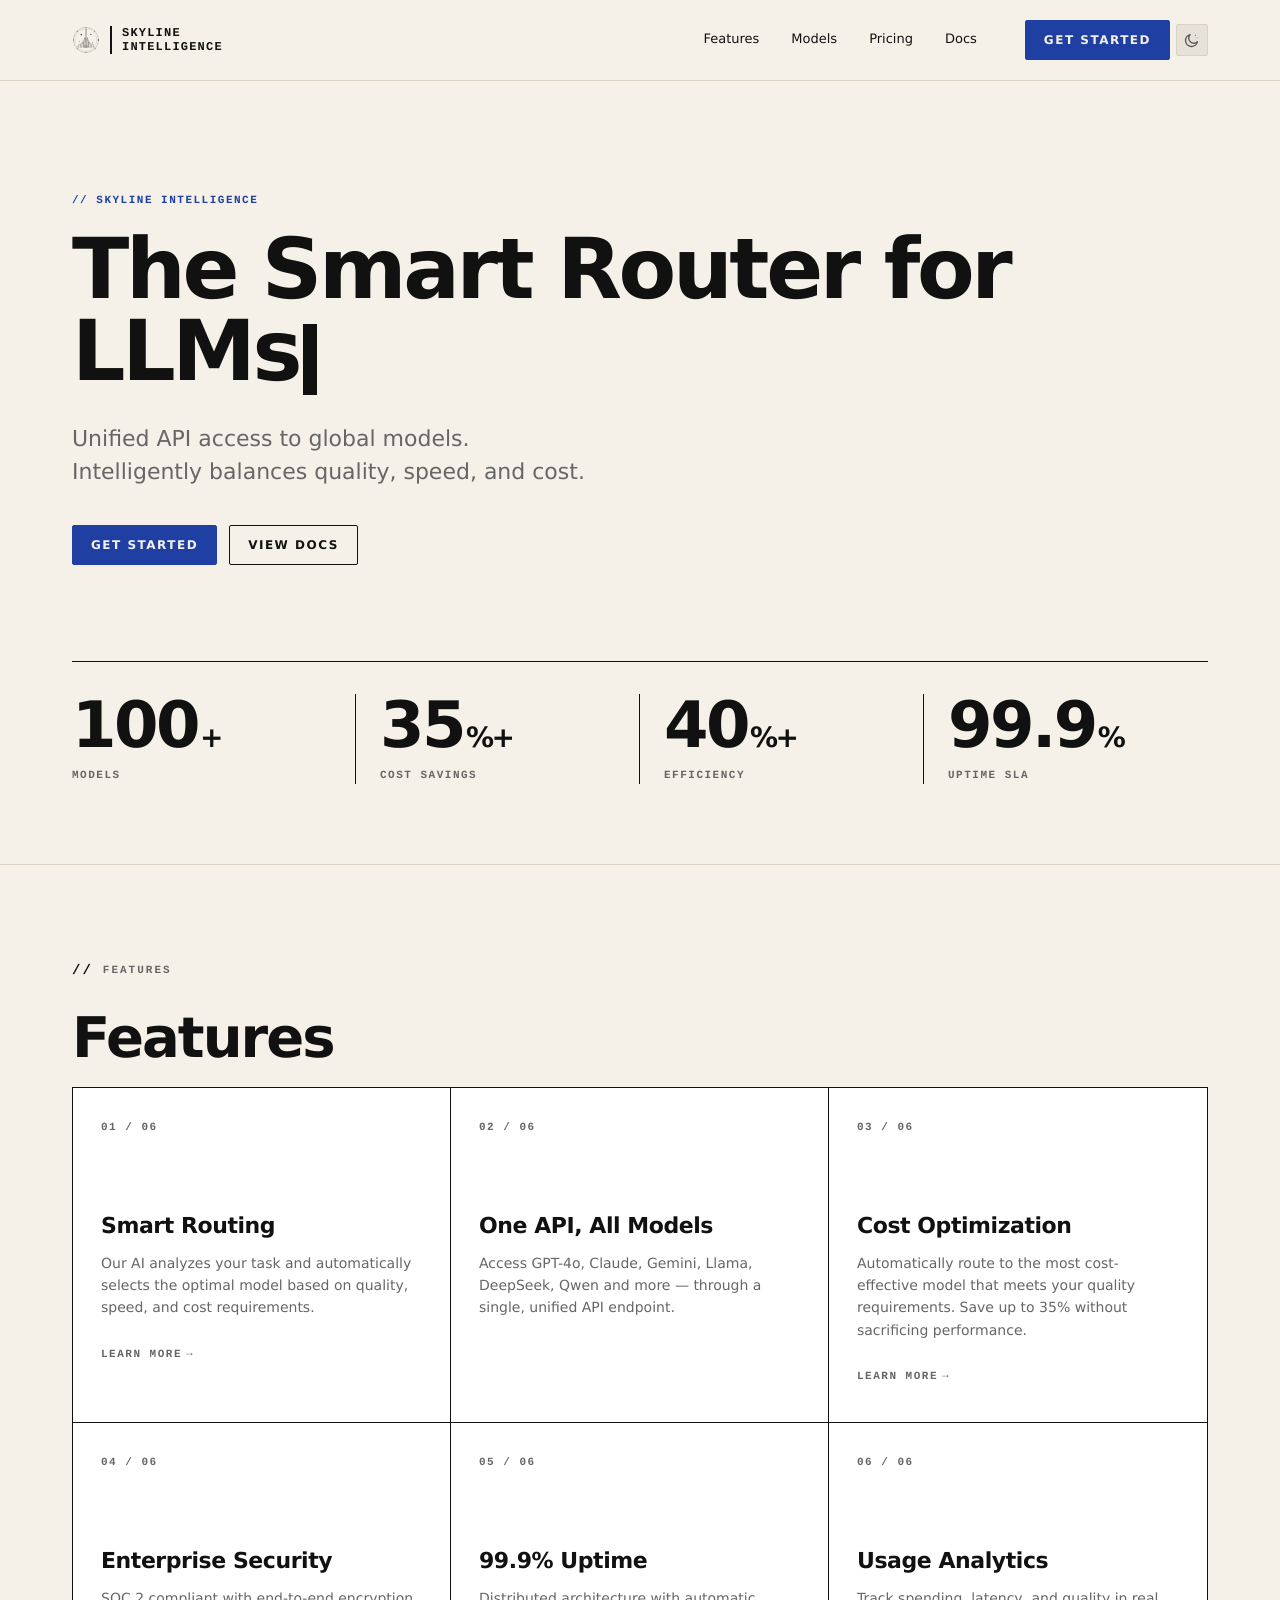
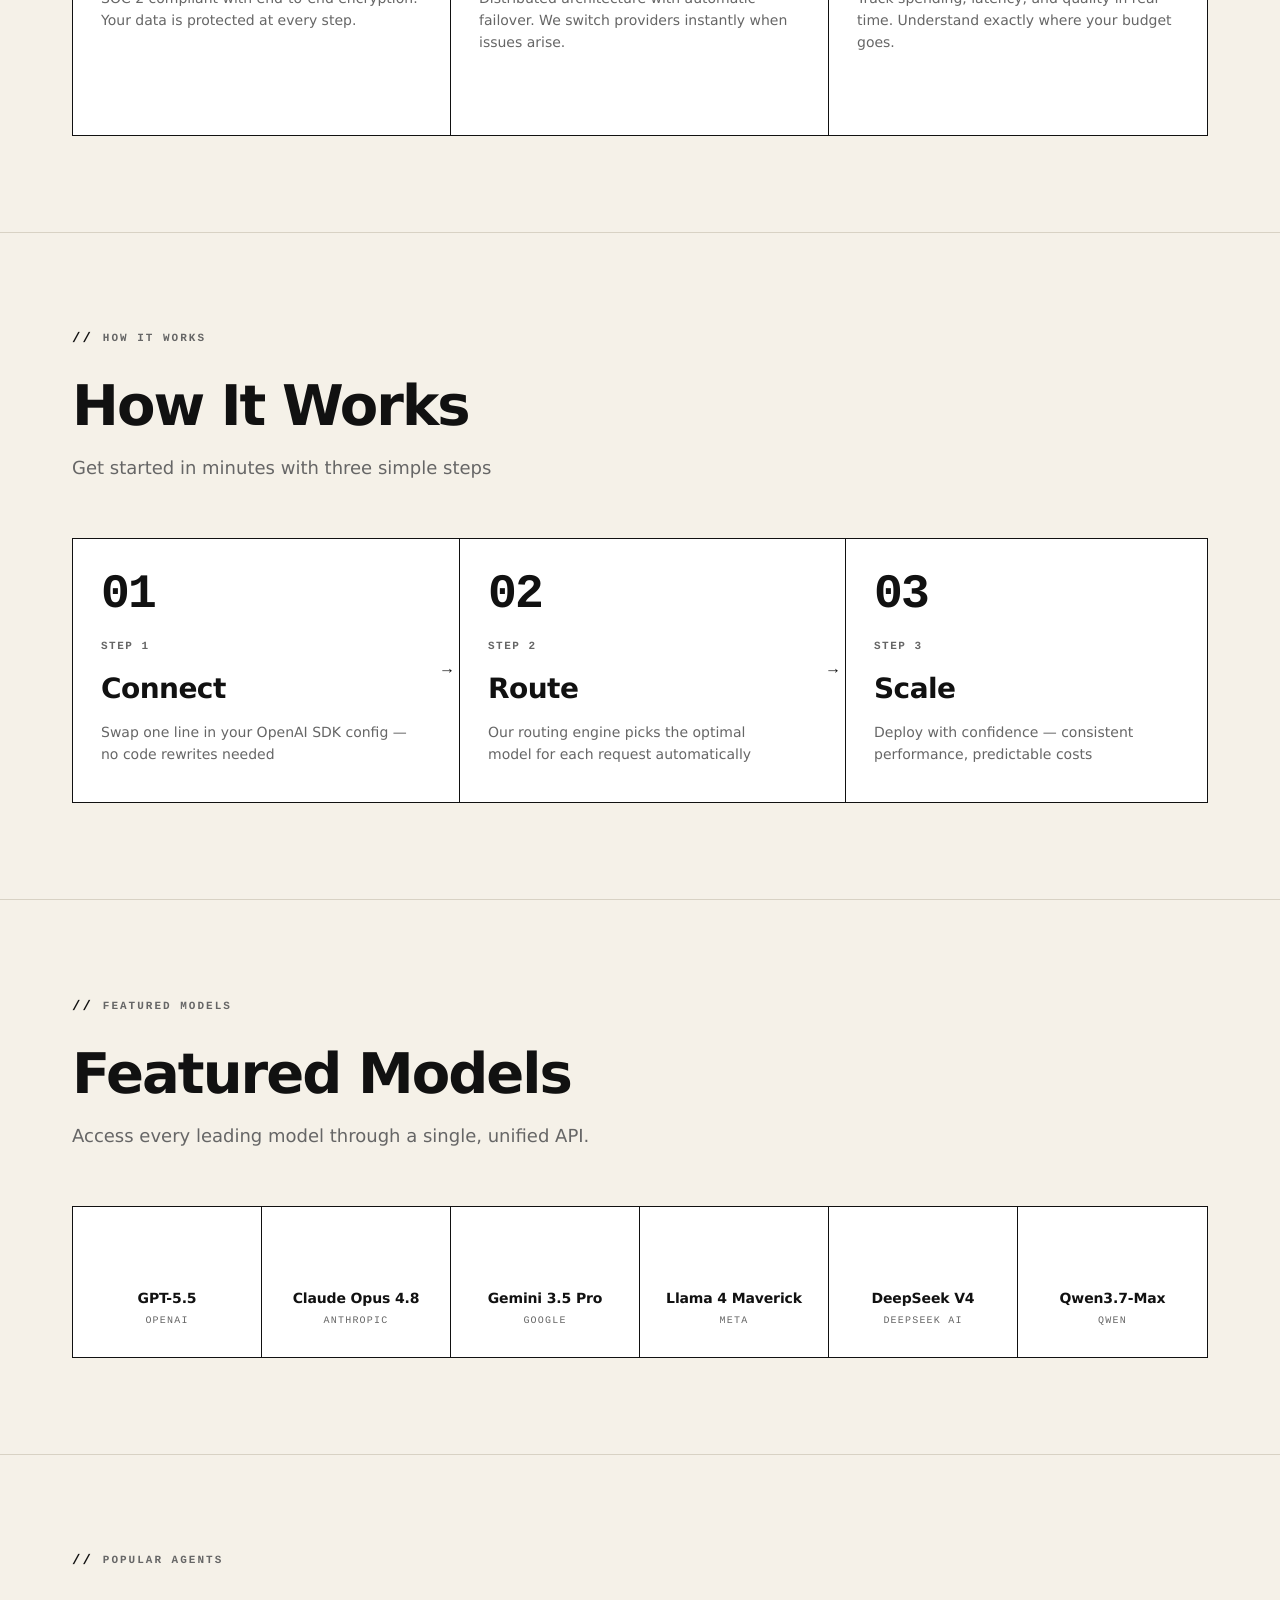
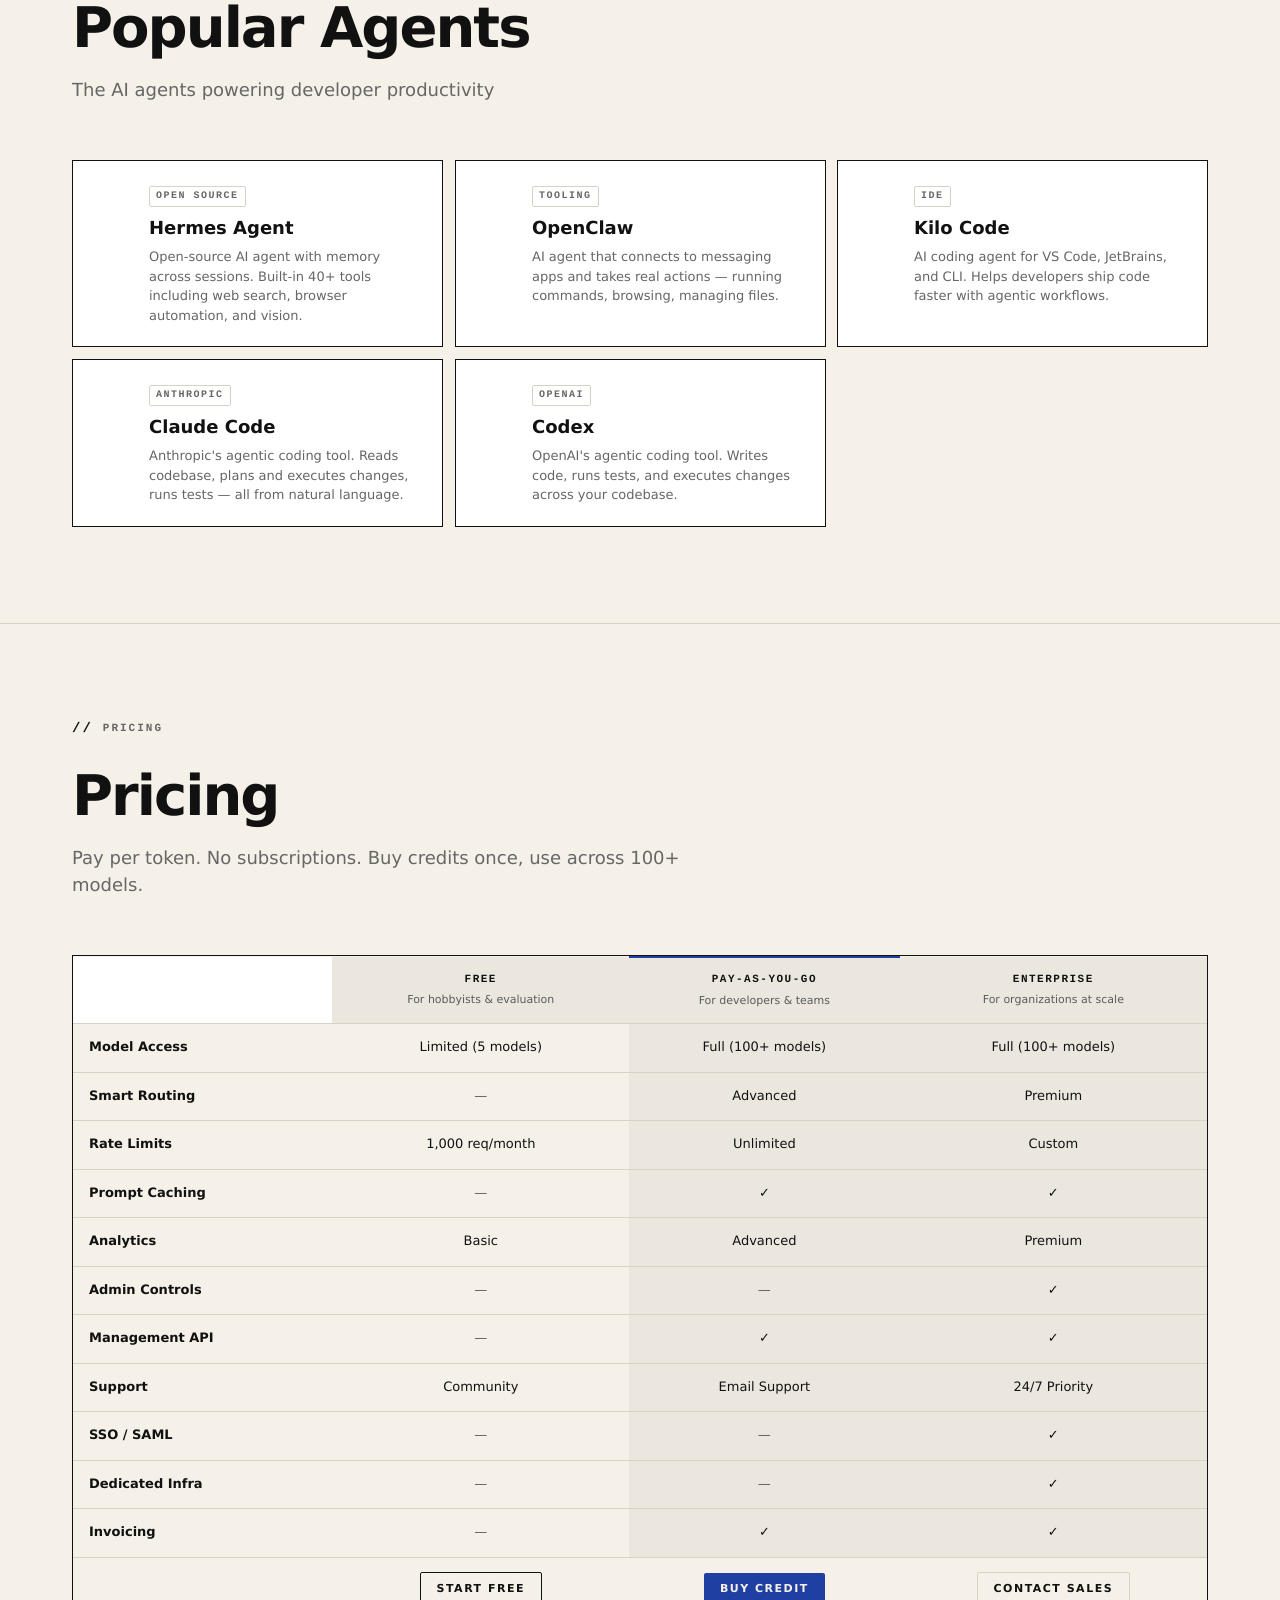
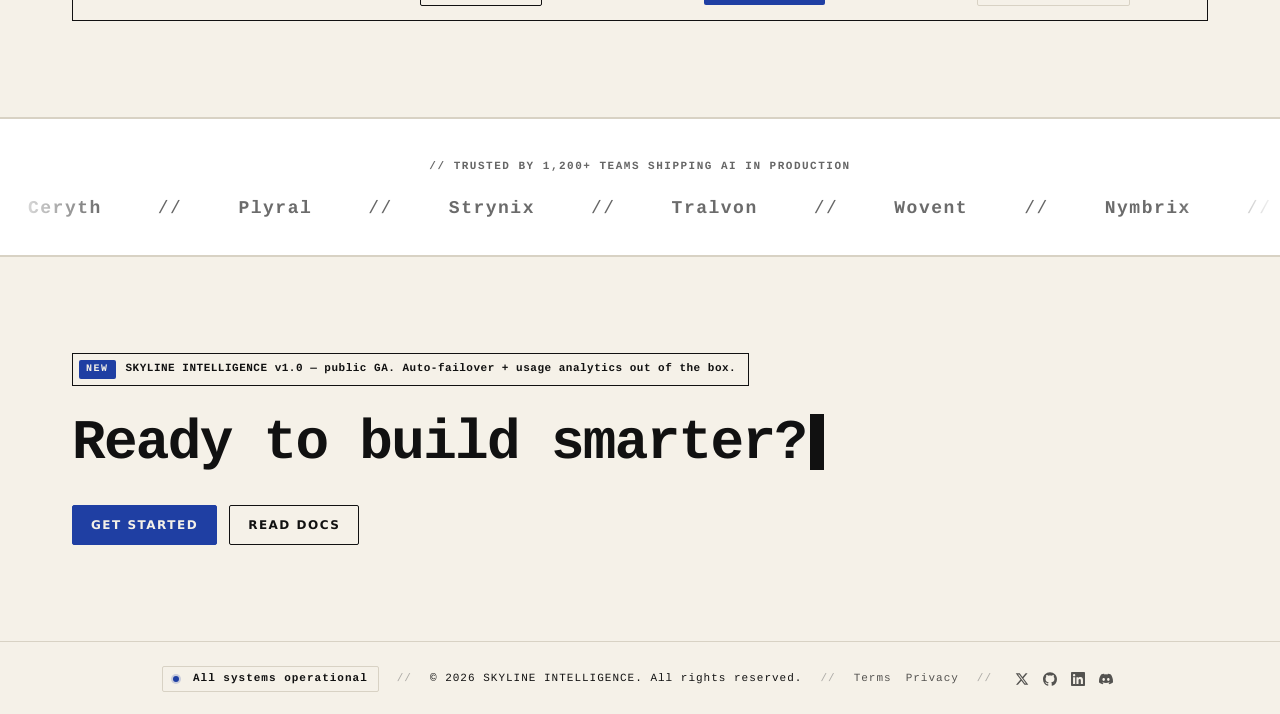
<file: index.html>
<!DOCTYPE html>
<html lang="en" data-theme="dark">
<head>
  <meta charset="UTF-8">
  <meta name="viewport" content="width=device-width, initial-scale=1.0">
  <meta name="description" content="One API for every major AI model. Intelligent routing that automatically selects the optimal model for your task.">
  <meta name="theme-color" content="#0a0c0f" media="(prefers-color-scheme: dark)">
  <meta name="theme-color" content="#f5f1e8" media="(prefers-color-scheme: light)">
  <title>The Smart Router for LLMs</title>
  <meta property="og:title" content="The Smart Router for LLMs — SKYLINE INTELLIGENCE">
  <meta property="og:description" content="One API for every major AI model. Intelligent routing that automatically selects the optimal model for your task. Save up to 35% on AI costs.">
  <meta property="og:type" content="website">
  <meta property="og:url" content="https://skylineintelligence.top/">
  <meta property="og:site_name" content="SKYLINE INTELLIGENCE">
  <meta property="og:image" content="https://skylineintelligence.top/linework-logo/og-image.png">
  <meta property="og:image:width" content="1200">
  <meta property="og:image:height" content="630">
  <meta property="og:image:alt" content="SKYLINE INTELLIGENCE — The Smart Router for LLMs">
  <meta name="twitter:card" content="summary_large_image">
  <meta name="twitter:title" content="The Smart Router for LLMs — SKYLINE INTELLIGENCE">
  <meta name="twitter:description" content="One API for every major AI model. Save up to 35% on AI costs.">
  <meta name="twitter:image" content="https://skylineintelligence.top/linework-logo/og-image.png">
  <link rel="canonical" href="https://skylineintelligence.top/">
  <link rel="icon" type="image/svg+xml" href="./linework-logo/logo-stamp.svg">
  <link rel="icon" type="image/png" sizes="64x64" href="./linework-logo/favicon-64.png" media="(prefers-color-scheme: light)">
  <link rel="icon" type="image/png" sizes="64x64" href="./linework-logo/favicon-dark-64.png" media="(prefers-color-scheme: dark)">
  <script>
    /* FOUC-safe theme init — runs before body parses, no flash on first paint */
    (function () {
      try {
        var stored = localStorage.getItem('skyline-theme');
        var prefersLight = window.matchMedia && window.matchMedia('(prefers-color-scheme: light)').matches;
        var theme = stored || (prefersLight ? 'light' : 'dark');
        document.documentElement.setAttribute('data-theme', theme);
      } catch (e) {
        document.documentElement.setAttribute('data-theme', 'dark');
      }
    })();
  </script>
  <style>
    /* === SKYLINE INTELLIGENCE — Dark-first with light fallback === */

    :root {
      --bg: #0a0c0f;
      --ink: #e8e4d8;
      --muted: #888888;
      --dim: #6a6a6a;
      --rule: #1c1f25;
      --card: #13161b;
      --code-bg: #050608;
      --code-ink: #d4d4d4;
      --code-rule: #1f242c;
      --green: #5b9eff;
      --green-hover: #4a8adb;
      --status-bg: var(--bg);
      --status-ink: var(--ink);
      --status-dim: #555;
      --header-bg: rgba(10, 12, 15, 0.88);
      --table-tint: rgba(255, 255, 255, 0.035);
      --code-inline-bg: rgba(255, 255, 255, 0.07);
      --mono: ui-monospace, "JetBrains Mono", "SF Mono", Menlo, Consolas, monospace;
      --sans: ui-sans-serif, system-ui, -apple-system, "Inter", "Segoe UI", sans-serif;
    }
    [data-theme="light"] {
      --bg: #f5f1e8;
      --ink: #111111;
      --muted: #666666;
      --dim: #5a5a5a;
      --rule: #d8d2c4;
      --card: #ffffff;
      --code-bg: #0f1115;
      --code-ink: #e6e6e6;
      --code-rule: #1f242c;
      --green: #1f3fa3;
      --green-hover: #16307f;
      --status-bg: var(--bg);
      --status-ink: var(--ink);
      --status-dim: #555;
      --header-bg: rgba(245, 241, 232, 0.92);
      --table-tint: rgba(0, 0, 0, 0.04);
      --code-inline-bg: rgba(0, 0, 0, 0.06);
    }

    /* === RESET & BASE === */
    /* === Iter 12: Scroll progress bar === */
    .scroll-progress {
      position: fixed;
      top: 0; left: 0; right: 0;
      height: 2px;
      background: var(--green);
      transform-origin: 0 50%;
      transform: scaleX(0);
      z-index: 200;
      transition: transform 80ms linear;
      pointer-events: none;
    }
    /* === Iter 13: Back-to-top button === */
    .back-to-top {
      position: fixed;
      right: 24px; bottom: 24px;
      width: 40px; height: 40px;
      display: flex; align-items: center; justify-content: center;
      background: var(--bg);
      color: var(--ink);
      border: 1px solid var(--ink);
      border-radius: 2px;
      font-family: var(--mono);
      font-size: 14px;
      font-weight: 700;
      cursor: pointer;
      z-index: 90;
      opacity: 0;
      transform: translateY(8px);
      pointer-events: none;
      transition: opacity 240ms ease, transform 240ms ease, background-color 200ms ease, color 200ms ease, border-color 200ms ease;
    }
    .back-to-top.is-visible { opacity: 1; transform: translateY(0); pointer-events: auto; }
    .back-to-top:hover { background: var(--green); color: var(--bg); border-color: var(--green); }
    .back-to-top:focus-visible { outline: 2px solid var(--green); outline-offset: 3px; }
    @media (max-width: 640px) { .back-to-top { right: 16px; bottom: 16px; } }
    /* === Iter 14: Skip-to-content link === */
    .skip-link {
      position: fixed;
      top: 8px; left: 8px;
      padding: 8px 14px;
      background: var(--green); color: var(--bg);
      font-family: var(--mono);
      font-size: 11px;
      font-weight: 700;
      letter-spacing: 1.5px;
      text-transform: uppercase;
      border: 0;
      z-index: 300;
      transform: translateY(-200%);
      transition: transform 200ms ease;
    }
    .skip-link:focus { transform: translateY(0); outline: 2px solid var(--green); outline-offset: 2px; }

    * { box-sizing: border-box; }
    html { scroll-behavior: smooth; scroll-padding-top: 92px; }
    body {
      margin: 0;
      background: var(--bg);
      color: var(--ink);
      font-family: var(--sans);
      line-height: 1.5;
      -webkit-font-smoothing: antialiased;
      text-rendering: geometricPrecision;
      transition: background-color 320ms ease, color 240ms ease;
    }
    a { color: inherit; text-decoration: none; }
    .dim { color: var(--dim); }
    .container { max-width: 1200px; margin: 0 auto; padding: 0 32px; }

    /* === STATUS BAR REMOVED (Iter 17) — kept .status-dot + @keyframes for footer badge === */
    .status-dot {
      display: inline-block;
      width: 6px; height: 6px;
      background: var(--green);
      border-radius: 50%;
      margin-right: 6px;
      vertical-align: 1px;
      box-shadow: 0 0 0 2px rgba(91, 158, 255, 0.2);
      animation: pulse 2.4s ease-in-out infinite;
    }
    [data-theme="light"] .status-dot { box-shadow: 0 0 0 2px rgba(31, 63, 163, 0.2); }
    @keyframes pulse { 0%, 100% { box-shadow: 0 0 0 2px rgba(91, 158, 255, 0.2); } 50% { box-shadow: 0 0 0 4px rgba(91, 158, 255, 0.1); } }

    /* === THEME TOGGLE (icon-only button) === */
    .theme-toggle {
      position: relative;
      display: inline-flex;
      align-items: center;
      justify-content: center;
      width: 32px;
      height: 32px;
      background: var(--code-inline-bg);
      border: 1px solid var(--rule);
      border-radius: 2px;
      color: var(--dim);
      padding: 0;
      cursor: pointer;
      overflow: hidden;
      flex-shrink: 0;
      transition: background 200ms ease, border-color 200ms ease, color 200ms ease;
    }
    .theme-toggle:hover { background: var(--table-tint); border-color: var(--ink); color: var(--ink); }
    .theme-toggle:focus-visible { outline: 2px solid var(--green); outline-offset: 2px; }

    /* Icon swap: dark mode shows sun (click to go light), light mode shows moon (click to go dark) */
    .theme-icon {
      position: absolute;
      transition: opacity 200ms ease, transform 280ms cubic-bezier(.4, 0, .2, 1);
    }
    .theme-toggle .theme-icon[data-icon="moon"] { opacity: 0; transform: rotate(-90deg) scale(0.7); }
    [data-theme="light"] .theme-toggle .theme-icon[data-icon="moon"] { opacity: 1; transform: rotate(0) scale(1); }
    .theme-toggle .theme-icon[data-icon="sun"] { opacity: 1; transform: rotate(0) scale(1); }
    [data-theme="light"] .theme-toggle .theme-icon[data-icon="sun"] { opacity: 0; transform: rotate(90deg) scale(0.7); }

    /* Nav variant — only changes the flex/visual-context, sizing same as base */
    .theme-toggle.theme-toggle-nav { /* no overrides needed; sizing lives on .theme-toggle */ }
    .theme-toggle.theme-toggle-icon { /* marker class */ }

    /* === HEADER === */
    .site-header {
      background: var(--header-bg);
      backdrop-filter: blur(12px);
      -webkit-backdrop-filter: blur(12px);
      border-bottom: 1px solid var(--rule);
      position: sticky; top: 0; z-index: 50;
      transition: background-color 320ms ease, border-color 240ms ease;
    }
    .site-header .container { display: flex; align-items: center; justify-content: space-between; height: 80px; }
    .brand { display: flex; align-items: center; gap: 10px; padding: 4px 6px; margin: -4px -6px; border-radius: 2px; }
    .brand-mark { width: 28px; height: 28px; flex-shrink: 0; display: block; }
    .brand-wordmark {
      color: var(--ink);
      font-family: var(--mono);
      font-size: 12px;
      font-weight: 600;
      line-height: 1.2;
      letter-spacing: 0.1em;
      padding-left: 10px;
      border-left: 2px solid var(--ink);
      flex-shrink: 0;
      display: inline-flex;
      align-items: center;
      transition: color 320ms ease, border-color 320ms ease, transform 280ms cubic-bezier(.4, 0, .2, 1);
      transform-origin: left center;
    }
    .brand-wordmark svg { display: block; }
    .brand:hover .brand-wordmark { transform: scaleX(1.04); color: var(--green); }
    .brand-version {
      display: inline-block;
      font-family: var(--mono);
      font-size: 10px;
      font-weight: 600;
      letter-spacing: 1px;
      color: var(--muted);
      padding-left: 10px;
      margin-left: 4px;
      border-left: 1px solid var(--rule);
      transition: color 200ms ease, border-color 240ms ease;
    }
    .brand:hover .brand-version { color: var(--green); }
    .version-dot {
      display: inline-block;
      width: 6px; height: 6px;
      background: var(--green);
      border-radius: 50%;
      margin-right: 6px;
      vertical-align: middle;
      animation: dot-pulse 2s ease-in-out infinite;
    }
    @keyframes dot-pulse {
      0%, 100% { opacity: 1; transform: scale(1); }
      50% { opacity: 0.35; transform: scale(0.8); }
    }
    /* Bonus: subtle wordmark breathing — only when not hovered */
    .brand-wordmark { animation: wm-breathe 5.5s ease-in-out infinite; }
    @keyframes wm-breathe {
      0%, 100% { opacity: 0.88; }
      50% { opacity: 1; }
    }
    .brand:hover .brand-wordmark { animation: none; }
    @media (max-width: 640px) { .brand-wordmark { display: none; } .brand-version { display: none; } }
    /* Iter 3: focus state for brand link */
    .brand:focus-visible {
      outline: 2px solid var(--green);
      outline-offset: 4px;
    }

    .nav { display: flex; gap: 32px; margin-left: auto; }
    .nav a {
      color: var(--ink);
      font-size: 13px;
      font-weight: 500;
      position: relative;
      padding: 4px 0;
      transition: color 200ms ease;
    }
    .nav a::after {
      content: "";
      position: absolute;
      left: 0; right: 0; bottom: -22px;
      height: 2px;
      background: var(--ink);
      transform: scaleX(0);
      transform-origin: left;
      transition: transform 200ms cubic-bezier(.4, 0, .2, 1);
    }
    .nav a:hover::after { transform: scaleX(1); }
    .nav a:focus-visible { outline: 2px solid var(--green); outline-offset: 6px; }

    .nav-cta { display: flex; gap: 8px; align-items: center; margin-left: 48px; margin-right: 6px; }

    /* === Mobile nav toggle (hidden on desktop) === */
    .nav-toggle {
      display: none;
      width: 32px; height: 32px;
      align-items: center; justify-content: center;
      flex-direction: column;
      gap: 4px;
      background: var(--code-inline-bg);
      border: 1px solid var(--rule);
      border-radius: 2px;
      padding: 0;
      cursor: pointer;
      flex-shrink: 0;
      transition: background 200ms ease, border-color 200ms ease;
    }
    .nav-toggle:hover { background: var(--table-tint); border-color: var(--ink); }
    .nav-toggle:focus-visible { outline: 2px solid var(--green); outline-offset: 2px; }
    .nav-toggle-bar {
      display: block;
      width: 14px; height: 1.5px;
      background: var(--ink);
      transition: transform 220ms cubic-bezier(.4, 0, .2, 1), opacity 160ms ease;
    }
    .nav-toggle.is-open .nav-toggle-bar:nth-child(1) { transform: translateY(5.5px) rotate(45deg); }
    .nav-toggle.is-open .nav-toggle-bar:nth-child(2) { opacity: 0; }
    .nav-toggle.is-open .nav-toggle-bar:nth-child(3) { transform: translateY(-5.5px) rotate(-45deg); }

    /* === BUTTONS === */
    .btn {
      display: inline-flex;
      align-items: center;
      justify-content: center;
      padding: 10px 18px;
      font-family: var(--sans);
      font-size: 12px;
      font-weight: 600;
      letter-spacing: 1.5px;
      text-transform: uppercase;
      border-radius: 2px;
      transition: background 200ms ease, color 200ms ease, border-color 200ms ease;
      white-space: nowrap;
      cursor: pointer;
    }
    .btn-primary { background: var(--green); color: var(--bg); border: 1px solid var(--green); }
    .btn-primary:hover { background: var(--green-hover); color: var(--bg); border-color: var(--green-hover); }
    .btn-ghost { background: transparent; color: var(--ink); border: 1px solid var(--ink); }
    .btn-ghost:hover { background: var(--ink); color: var(--bg); }
    /* Iter 19: arrow icon slides in on hover for primary CTAs */
    .btn-arrow { display: inline-block; max-width: 0; margin-left: 0; overflow: hidden; opacity: 0; transition: max-width 240ms cubic-bezier(.4, 0, .2, 1), opacity 200ms ease, margin-left 240ms ease; }
    .btn:hover .btn-arrow, .btn:focus-visible .btn-arrow { max-width: 20px; margin-left: 8px; opacity: 1; }
    .btn-block { display: flex; width: 100%; padding: 12px 16px; }

    /* === HERO === */
    .hero {
      padding: 112px 0 80px;
      border-bottom: 1px solid var(--rule);
    }
    .eyebrow {
      font-family: var(--mono);
      font-size: 11px;
      font-weight: 600;
      letter-spacing: 2px;
      text-transform: uppercase;
      color: var(--muted);
      margin-bottom: 24px;
      display: flex; align-items: center; gap: 10px;
    }
    .eyebrow::before { content: "//"; font-weight: 700; color: var(--ink); }
    .hero h1 {
      font-size: 84px;
      line-height: 0.98;
      font-weight: 800;
      letter-spacing: -0.04em;
      margin: 0 0 28px;
      min-height: 1em;
      max-width: 1000px;
    }
    .h1-cursor {
      display: inline-block;
      width: 14px;
      height: 0.85em;
      background: var(--ink);
       margin-left: 4px;
       vertical-align: -0.18em;
       animation: blink 1.1s steps(1) infinite;
     }
     .hero-eyebrow {
       font-family: var(--mono);
       font-size: 11px;
       font-weight: 600;
       letter-spacing: 1.5px;
       text-transform: uppercase;
       color: var(--green);
       margin: 0 0 18px;
       padding: 0;
     }
     .hero-sub {
      font-size: 22px;
      line-height: 1.5;
      color: var(--muted);
      max-width: 640px;
      margin: 0 0 36px;
    }
    .hero-actions { display: flex; gap: 12px; margin-bottom: 96px; }

    .hero-stats {
      display: grid;
      grid-template-columns: repeat(4, 1fr);
      border-top: 1px solid var(--ink);
      padding-top: 32px;
      gap: 0;
    }
    .stat { padding-right: 24px; transition: opacity 200ms ease; cursor: default; }
    .stat:not(:last-child) { border-right: 1px solid var(--ink); padding-right: 24px; }
    .stat:not(:first-child) { padding-left: 24px; }
    .stat:hover .stat-value { color: var(--green); }
    .stat:hover .stat-label { color: var(--ink); }
    .stat-value {
      font-size: 64px;
      line-height: 1;
      font-weight: 800;
      letter-spacing: -0.04em;
      font-variant-numeric: tabular-nums;
      display: flex; align-items: baseline;
      transition: color 240ms ease;
    }
    .stat-value::after { content: attr(data-suffix); font-size: 28px; font-weight: 600; margin-left: 2px; }
    .stat-label {
      font-family: var(--mono);
      font-size: 11px;
      font-weight: 600;
      letter-spacing: 1.5px;
      text-transform: uppercase;
      color: var(--muted);
      margin-top: 10px;
      transition: color 240ms ease;
    }

    /* === SECTION === */
    .section {
      padding: 96px 0;
      border-bottom: 1px solid var(--rule);
    }
    .section-label {
      font-family: var(--mono);
      font-size: 11px;
      font-weight: 600;
      letter-spacing: 2px;
      text-transform: uppercase;
      color: var(--muted);
      margin-bottom: 28px;
      display: flex; align-items: center; gap: 10px;
    }
    .section-label::before { content: "//"; font-weight: 700; color: var(--ink); font-size: 14px; }
    .section-h2 {
      font-size: 56px;
      line-height: 1.02;
      font-weight: 800;
      letter-spacing: -0.035em;
      margin: 0 0 20px;
      max-width: 800px;
    }
    .section-lead {
      font-size: 18px;
      line-height: 1.5;
      color: var(--muted);
      max-width: 620px;
      margin: 0 0 56px;
    }

    /* === FEATURES (3x2 grid with full borders) === */
    .features-grid {
      display: grid;
      grid-template-columns: repeat(3, 1fr);
      border: 1px solid var(--ink);
    }
    .feature-card {
      padding: 32px 28px 36px;
      border-right: 1px solid var(--ink);
      border-bottom: 1px solid var(--ink);
      background: var(--card);
      min-height: 220px;
      position: relative;
      transform-style: preserve-3d;
      will-change: transform;
      transition: background-color 280ms ease, transform 320ms cubic-bezier(.2, 0.7, 0.3, 1), z-index 0s, box-shadow 280ms ease;
    }
    .feature-card:hover { background: var(--bg); transform: translateY(-2px); z-index: 2; box-shadow: 0 0 0 1px var(--green); }
    .feature-card:hover .feature-num { color: var(--green); }
    .feature-card:nth-child(3n) { border-right: 0; }
    .feature-card:nth-last-child(-n+3) { border-bottom: 0; }
    .feature-num {
      font-family: var(--mono);
      font-size: 11px;
      font-weight: 600;
      color: var(--muted);
      letter-spacing: 1.5px;
      margin-bottom: 24px;
      transition: color 240ms ease;
    }
    .feature-icon { color: var(--ink); margin-bottom: 18px; display: block; transition: color 240ms ease, transform 280ms cubic-bezier(.4, 0, .2, 1); }
    .feature-card:hover .feature-icon { color: var(--green); transform: translateX(2px); }
    .feature-card h3 { font-size: 22px; font-weight: 700; letter-spacing: -0.02em; margin: 0 0 10px; color: var(--ink); }
    .feature-card p { font-size: 14px; line-height: 1.6; color: var(--muted); margin: 0 0 20px; }
    .feature-more {
      display: inline-flex; align-items: center; gap: 4px;
      font-family: var(--mono);
      font-size: 11px;
      font-weight: 600;
      letter-spacing: 1.5px;
      text-transform: uppercase;
      color: var(--muted);
      transition: color 200ms ease, gap 200ms ease;
    }
    .feature-card:hover .feature-more { color: var(--green); gap: 8px; }
    .feature-more .arrow { transition: transform 220ms ease; }
    .feature-card:hover .feature-more .arrow { transform: translateX(2px); }
    /* === STEPS === */
    .steps {
      display: grid;
      grid-template-columns: 1fr 24px 1fr 24px 1fr;
      align-items: stretch;
      border: 1px solid var(--ink);
    }
    .step-connector {
      display: flex;
      align-items: center;
      justify-content: center;
      font-family: var(--mono);
      font-size: 16px;
      font-weight: 600;
      color: var(--ink);
      background: var(--card);
      transition: color 240ms ease, transform 240ms ease;
    }
    .step-connector:hover { color: var(--green); transform: translateX(2px); }
    /* Vertical 1px divider between steps — drawn as border-left on step 2 and 3 (avoiding the connector). */
    .step:nth-child(3), .step:nth-child(5) { border-left: 1px solid var(--ink); }
    .step {
      padding: 32px 28px 36px;
      background: var(--card);
      transition: background-color 280ms ease, transform 320ms cubic-bezier(.2, 0.7, 0.3, 1), box-shadow 280ms ease;
      position: relative;
      transform-style: preserve-3d;
      will-change: transform;
      z-index: 1;
    }
    .step:hover { background: var(--bg); transform: translateY(-2px); box-shadow: 0 0 0 1px var(--green); z-index: 2; }
    .step:hover .step-num { color: var(--green); }
    .step-num { transition: color 240ms ease; }
    .step:last-child { border-right: 0; }
    .step-num {
      font-family: var(--mono);
      font-size: 48px;
      font-weight: 700;
      letter-spacing: -0.04em;
      line-height: 1;
      margin-bottom: 20px;
    }
    .step-eyebrow {
      font-family: var(--mono);
      font-size: 11px;
      font-weight: 600;
      letter-spacing: 1.5px;
      text-transform: uppercase;
      color: var(--muted);
      margin-bottom: 12px;
    }
    .step h3 { font-size: 28px; font-weight: 700; margin: 0 0 12px; letter-spacing: -0.02em; }
    .step p { font-size: 14px; line-height: 1.6; color: var(--muted); margin: 0; }

    /* === MODELS (6-up grid, 1px border) === */
    .models-grid {
      display: grid;
      grid-template-columns: repeat(6, 1fr);
      border: 1px solid var(--ink);
    }
    .model-card {
      padding: 24px 12px 28px;
      text-align: center;
      border-right: 1px solid var(--ink);
      background: var(--card);
      position: relative;
      transform-style: preserve-3d;
      will-change: transform;
      transition: background-color 280ms ease, transform 320ms cubic-bezier(.2, 0.7, 0.3, 1), box-shadow 280ms ease;
      z-index: 1;
    }
    .model-card:hover { background: var(--bg); transform: translateY(-2px); box-shadow: 0 0 0 1px var(--green); z-index: 2; }
    .model-card:hover .model-avatar { background: var(--ink); color: var(--ink); }
    .model-card:hover .model-avatar:has(img) { background: transparent; }
    /* Light mode hover: keep black logo on the lighter card background. */
    [data-theme="light"] .model-card:hover .model-avatar img { filter: invert(0); }
    /* Dark mode hover: logo was already inverted white, keep it that way. */
    [data-theme="dark"] .model-card:hover .model-avatar img { filter: invert(1); }
    .model-card:last-child { border-right: 0; }
    .model-avatar {
      width: 44px; height: 44px;
      margin: 0 auto 14px;
      background: var(--green); color: var(--bg);
      display: flex; align-items: center; justify-content: center;
      font-size: 18px;
      font-weight: 700;
      letter-spacing: -0.02em;
      overflow: hidden;
      transition: background-color 280ms ease, color 240ms ease;
    }
    .model-avatar:has(img) {
      background: transparent;
    }
    .model-avatar img {
      width: 100%; height: 100%;
      object-fit: contain;
      padding: 2px;
      display: block;
    }
    /* In dark mode the black logo needs to invert to stay visible on dark card bg.
       Keep the inversion on hover too — hover deepens the card bg to var(--ink) which
       is still dark, so the logo must remain white for legibility. */
    [data-theme="dark"] .model-logo { filter: invert(1); }
    .model-card h4 {
      font-size: 14px;
      font-weight: 700;
      margin: 0 0 4px;
      letter-spacing: -0.01em;
    }
    /* Iter 23: model status dot (top-right of avatar) */
    .model-card .model-status {
      position: absolute;
      top: 4px; right: 4px;
      width: 8px; height: 8px;
      border-radius: 50%;
      background: var(--green);
      box-shadow: 0 0 0 2px var(--card);
    }
    .model-card .model-status-beta { background: #f5a623; }
    .model-avatar { position: relative; }
    .model-card .vendor {
      font-family: var(--mono);
      font-size: 10px;
      color: var(--muted);
      letter-spacing: 1.2px;
      text-transform: uppercase;
      margin: 0;
    }

    /* === AGENTS === */
    .agents-grid {
      display: grid;
      grid-template-columns: repeat(3, 1fr);
      gap: 12px;
    }
    .agent-card {
      padding: 20px;
      border: 1px solid var(--ink);
      background: var(--card);
      display: flex; gap: 16px; align-items: flex-start;
      transition: background-color 280ms ease, border-color 240ms ease, transform 320ms cubic-bezier(.2, 0.7, 0.3, 1);
      transform-style: preserve-3d;
      will-change: transform;
    }
    /* Iter 24: subtle 3D tilt on hover via JS (mouse position) */
    .agent-card:hover { border-color: var(--green); }
    .agent-card:hover .agent-icon { background: var(--ink); color: var(--ink); }
    .agent-card:hover .agent-tag { color: var(--ink); border-color: var(--green); }
    .agent-icon {
      width: 40px; height: 40px;
      background: transparent;
      border-radius: 2px;
      display: flex; align-items: center; justify-content: center;
      flex-shrink: 0;
      color: var(--bg);
      font-size: 16px;
      font-weight: 700;
      overflow: hidden;
      transition: background-color 280ms ease, color 240ms ease;
    }
    .agent-icon img {
      width: 100%; height: 100%;
      object-fit: cover;
      display: block;
    }
    .agent-body { flex: 1; min-width: 0; }
    .agent-tag {
      font-family: var(--mono);
      font-size: 10px;
      font-weight: 600;
      letter-spacing: 1.5px;
      text-transform: uppercase;
      color: var(--muted);
      margin-bottom: 8px;
      display: inline-block;
      padding: 2px 6px;
      border: 1px solid var(--rule);
      border-radius: 2px;
      transition: color 240ms ease, border-color 240ms ease;
    }
    .agent-card h3 { font-size: 18px; font-weight: 700; margin: 0 0 6px; }
    .agent-card p { font-size: 13px; line-height: 1.5; color: var(--muted); margin: 0; }

    /* === PRICING === */
    .pricing-grid {
      display: grid;
      grid-template-columns: repeat(4, 1fr);
      gap: 12px;
      margin-bottom: 48px;
    }
    .pricing-card {
      padding: 32px 28px;
      background: var(--card);
      border: 1px solid var(--ink);
      position: relative;
      transition: background-color 320ms ease, color 240ms ease, border-color 240ms ease;
    }
    .pricing-card.featured {
      background: var(--card);
      color: var(--ink);
      border: 2px solid var(--green);
    }
    .pricing-flag {
      position: absolute;
      top: -10px; right: 16px;
      background: var(--green); color: var(--bg);
      font-family: var(--mono);
      font-size: 9px;
      font-weight: 800;
      letter-spacing: 1.5px;
      padding: 4px 8px;
      border: 0;
      border-radius: 2px;
      transition: background-color 320ms ease, color 240ms ease;
    }
    .tier-name {
      font-family: var(--mono);
      font-size: 12px;
      font-weight: 600;
      letter-spacing: 2px;
      text-transform: uppercase;
      color: inherit;
      margin-bottom: 24px;
    }
    .tier-price {
      font-size: 56px;
      line-height: 1;
      font-weight: 800;
      letter-spacing: -0.03em;
      font-variant-numeric: tabular-nums;
      color: inherit;
    }
    .tier-price-unit {
      display: block;
      font-size: 13px;
      font-weight: 500;
      letter-spacing: 0;
      color: var(--dim);
      margin-top: 6px;
    }
    .tier-period {
      font-family: var(--mono);
      font-size: 11px;
      color: var(--muted);
      letter-spacing: 1px;
      margin-top: 8px;
    }
    .pricing-card.featured .tier-period { color: var(--muted); }
    .pricing-card .btn { margin-top: 24px; }
    .pricing-card.featured .btn-ghost { color: var(--ink); border-color: var(--ink); }
    .pricing-card.featured .btn-ghost:hover { background: var(--ink); color: var(--bg); }
    /* Iter 25: billing toggle */
    .billing-toggle {
      position: relative;
      display: flex;
      align-items: center;
      gap: 0;
      width: fit-content;
      border: 1px solid var(--ink);
      border-radius: 2px;
      padding: 4px;
      margin: 0 auto 32px;
    }
    .billing-opt {
      position: relative; z-index: 2;
      background: transparent;
      border: 0;
      padding: 8px 18px;
      font-family: var(--mono);
      font-size: 11px;
      font-weight: 600;
      letter-spacing: 1.5px;
      text-transform: uppercase;
      color: var(--muted);
      cursor: pointer;
      transition: color 200ms ease;
      display: flex; align-items: center; gap: 8px;
    }
    .billing-opt.is-active { color: var(--ink); }
    .billing-opt:hover:not(.is-active) { color: var(--ink); }
    .billing-opt:focus-visible { outline: 2px solid var(--green); outline-offset: 2px; }
    .billing-save {
      font-size: 9px;
      font-weight: 700;
      padding: 2px 5px;
      background: var(--green); color: var(--bg);
      border-radius: 2px;
      letter-spacing: 0.5px;
    }
    .billing-thumb {
      position: absolute;
      top: 4px;
      left: 0;
      height: calc(100% - 8px);
      background: var(--green);
      border-radius: 2px;
      z-index: 1;
      transition: transform 280ms cubic-bezier(.4, 0, .2, 1), width 280ms cubic-bezier(.4, 0, .2, 1);
      pointer-events: none;
      will-change: transform, width;
    }

    /* === PRICING DETAIL TABLE === */
    .pricing-table-wrap {
      border: 1px solid var(--ink);
      overflow-x: auto;
      overflow-y: visible;
    }
    .price-table { width: 100%; border-collapse: collapse; font-size: 13px; }
    .price-table th, .price-table td {
      padding: 14px 16px;
      text-align: center;
      border-bottom: 1px solid var(--rule);
      transition: background-color 320ms ease, color 240ms ease, border-color 240ms ease;
    }
    .price-table th {
      background: var(--table-tint);
      color: var(--ink);
      font-family: var(--mono);
      font-size: 11px;
      font-weight: 600;
      letter-spacing: 1.5px;
      text-transform: uppercase;
      border-bottom: 1px solid var(--rule);
    }
    .price-table td:first-child {
      text-align: left;
      font-weight: 600;
    }
    .price-table th:first-child { background: var(--card); }
    .price-table .th-sub {
      display: block;
      font-family: var(--sans);
      font-size: 11px;
      font-weight: 400;
      letter-spacing: 0;
      text-transform: none;
      color: var(--dim);
      margin-top: 4px;
    }
    .price-table th.th-popular {
      position: relative;
      border-top: 2px solid var(--green);
    }
    .price-table .p { background: var(--table-tint); }
    .price-table .e { background: var(--table-tint); }
    .price-table .ok { font-weight: 700; }
    .price-table .no { color: var(--dim); }
    .price-table tr:last-child td { border-bottom: 0; background: transparent; }
    .price-table .bt {
      display: inline-block;
      padding: 8px 16px;
      border-radius: 2px;
      font-weight: 600;
      font-size: 11px;
      letter-spacing: 1.5px;
      text-transform: uppercase;
      text-decoration: none;
      background: var(--green); color: var(--bg);
      transition: background 200ms ease, color 200ms ease, border-color 200ms ease;
    }
    .price-table .bg { background: transparent; color: var(--ink); border: 1px solid var(--ink); }
    .price-table .bo { background: transparent; color: var(--ink); border: 1px solid var(--rule); }

    /* === CTA STRIP (now follows theme, no auto-invert) === */
    .cta-strip {
      background: var(--bg);
      color: var(--ink);
      padding: 96px 0;
      border-top: 1px solid var(--rule);
      transition: background-color 320ms ease, color 240ms ease, border-color 240ms ease;
    }
    .cta-prompt {
      font-family: var(--mono);
      font-size: 56px;
      line-height: 1.05;
      font-weight: 700;
      letter-spacing: -0.03em;
      margin: 0 0 32px;
      max-width: 1000px;
    }
    .cta-prompt .prompt-sym { color: var(--green); margin-right: 12px; }
    .cta-prompt .cursor {
      display: inline-block;
      width: 14px;
      height: 56px;
      background: var(--ink);
      vertical-align: -12px;
      margin-left: 4px;
      animation: blink 1.1s steps(1) infinite;
    }
    @keyframes blink { 0%, 50% { opacity: 1; } 51%, 100% { opacity: 0; } }
    .cta-actions { display: flex; gap: 12px; }
    /* Iter 26: CTA "what's new" badge row */
    .cta-eyebrow {
      display: inline-flex; align-items: center; gap: 10px;
      padding: 6px 12px 6px 6px;
      border: 1px solid var(--ink);
      background: transparent;
      color: var(--ink);
      font-family: var(--mono);
      font-size: 11px;
      font-weight: 600;
      letter-spacing: 0.5px;
      margin-bottom: 28px;
      max-width: 100%;
      transition: background 200ms ease, border-color 200ms ease;
    }
    .cta-eyebrow:hover { background: var(--table-tint); border-color: var(--green); }
    .cta-badge {
      display: inline-block;
      padding: 2px 7px;
      background: var(--green); color: var(--bg);
      font-weight: 800;
      font-size: 10px;
      letter-spacing: 1.5px;
      border-radius: 2px;
    }
    /* Iter 27: trusted-by marquee */
    .trusted-strip {
      padding: 40px 0 32px;
      border-top: 1px solid var(--rule);
      border-bottom: 1px solid var(--rule);
      background: var(--card);
      overflow: hidden;
      transition: background-color 320ms ease, border-color 240ms ease;
    }
    .trusted-label {
      font-family: var(--mono);
      font-size: 11px;
      font-weight: 600;
      letter-spacing: 1.5px;
      text-transform: uppercase;
      color: var(--muted);
      text-align: center;
      margin: 0 0 20px;
    }
    .marquee {
      position: relative;
      overflow: hidden;
      width: 100%;
      mask-image: linear-gradient(to right, transparent 0, black 8%, black 92%, transparent 100%);
      -webkit-mask-image: linear-gradient(to right, transparent 0, black 8%, black 92%, transparent 100%);
    }
    .marquee-track {
      display: flex;
      align-items: center;
      gap: 0;
      width: max-content;
      animation: marquee 38s linear infinite;
    }
    .marquee:hover .marquee-track { animation-play-state: paused; }
    .marquee-item, .marquee-sep {
      font-family: var(--mono);
      font-size: 18px;
      font-weight: 700;
      letter-spacing: 1.5px;
      color: var(--ink);
      padding: 0 28px;
      white-space: nowrap;
      opacity: 0.62;
    }
    .marquee-sep { color: var(--muted); opacity: 1; font-weight: 400; }
    @keyframes marquee {
      0% { transform: translateX(0); }
      100% { transform: translateX(-50%); }
    }

    /* === FOOTER (now follows theme, no auto-invert) === */
    .site-footer {
      background: var(--bg);
      color: var(--ink);
      padding: 24px 0;
      border-top: 1px solid var(--rule);
      font-family: var(--mono);
      font-size: 11px;
      letter-spacing: 1px;
      transition: background-color 320ms ease, color 240ms ease, border-color 240ms ease;
    }
    .site-footer .container { display: flex; justify-content: center; align-items: center; gap: 18px; flex-wrap: wrap; }
    .site-footer .dim { color: var(--muted); }
    /* Iter 28: footer status + socials */
    .footer-status {
      display: inline-flex; align-items: center; gap: 8px;
      padding: 4px 10px;
      border: 1px solid var(--rule);
      border-radius: 2px;
      color: var(--ink);
      font-weight: 600;
      transition: border-color 200ms ease;
    }
    .footer-status:hover { border-color: var(--green); }
    .footer-status .status-dot { width: 6px; height: 6px; }
    .footer-socials { display: inline-flex; align-items: center; gap: 4px; }
    .footer-socials a {
      display: inline-flex; align-items: center; justify-content: center;
      width: 24px; height: 24px;
      color: var(--ink);
      opacity: 0.7;
      transition: opacity 180ms ease, transform 180ms ease, color 200ms ease;
    }
    .footer-socials a:hover { opacity: 1; transform: translateY(-1px); color: var(--green); }
    .footer-socials svg { width: 14px; height: 14px; fill: currentColor; }
    .footer-sep { color: var(--muted); opacity: 0.5; }
    .footer-legal { display: inline-flex; align-items: center; gap: 14px; }
    .footer-legal a {
      color: var(--ink);
      text-decoration: none;
      opacity: 0.7;
      transition: opacity 180ms ease, color 200ms ease;
    }
    .footer-legal a:hover { opacity: 1; color: var(--green); }

    /* === RESPONSIVE === */
    @media (max-width: 900px) {
      .hero h1 { font-size: 56px; padding-right: 16px; }
      .section-h2 { font-size: 40px; }
      .hero-stats { grid-template-columns: repeat(2, 1fr); gap: 24px 16px; }
      .stat:not(:last-child) { border-right: 0; }
      .stat:nth-child(odd) { border-right: 1px solid var(--rule); }
      .features-grid { grid-template-columns: 1fr; }
      .feature-card { border-right: 0; border-bottom: 1px solid var(--ink); }
      .feature-card:last-child { border-bottom: 0; }
      .steps { grid-template-columns: 1fr; }
      .step { border-right: 0; border-bottom: 1px solid var(--ink); }
      .step:last-child { border-bottom: 0; }
      .models-grid { grid-template-columns: repeat(3, 1fr); }
      .agents-grid { grid-template-columns: 1fr; }
      .pricing-grid { grid-template-columns: 1fr; }
      .nav-toggle { display: inline-flex; }
      .nav-cta { margin-left: 12px; }
      .nav {
        position: fixed;
        top: 80px; /* sit below sticky header */
        left: 0; right: 0;
        flex-direction: column;
        gap: 0;
        background: var(--bg);
        border-bottom: 1px solid var(--rule);
        padding: 12px 32px 24px;
        margin-left: 0;
        z-index: 49;
        transform: translateY(-12px);
        opacity: 0;
        pointer-events: none;
        transition: transform 220ms cubic-bezier(.4, 0, .2, 1), opacity 180ms ease;
      }
      .nav.is-open {
        transform: translateY(0);
        opacity: 1;
        pointer-events: auto;
      }
      .nav a {
        padding: 14px 0;
        border-bottom: 1px solid var(--rule);
        font-size: 14px;
      }
      .nav a:last-child { border-bottom: 0; }
      .nav a::after { display: none; }
      .cta-prompt { font-size: 32px; }
      .cta-prompt .cursor { height: 32px; vertical-align: -8px; width: 8px; }
    }
    @media (max-width: 640px) {
      .hero { padding: 64px 0 48px; }
      .section { padding: 64px 0; }
      .hero h1 { font-size: 40px; padding-right: 14px; }
      .hero h1 .h1-cursor { width: 8px; height: 0.6em; vertical-align: -0.1em; }
      .section-h2 { font-size: 32px; }
      .stat-value { font-size: 48px; }
      .hero-actions { flex-direction: column; }
      .hero-actions .btn { width: 100%; }
      .cta-actions { flex-direction: column; }
      .cta-actions .btn { width: 100%; }
      .status-info { display: none; }
    }

    /* === Iter 32: section reveal on scroll === */

    /* === Iter 32: section reveal on scroll === */
    .reveal { opacity: 0; transform: translateY(20px); transition: opacity 600ms cubic-bezier(.4, 0, .2, 1), transform 600ms cubic-bezier(.4, 0, .2, 1); will-change: opacity, transform; }
    .reveal.is-revealed { opacity: 1; transform: translateY(0); }
    .reveal[data-reveal-delay="1"] { transition-delay: 80ms; }
    .reveal[data-reveal-delay="2"] { transition-delay: 160ms; }
    .reveal[data-reveal-delay="3"] { transition-delay: 240ms; }

    /* === Iter 15: prefers-reduced-motion === */
    @media (prefers-reduced-motion: reduce) {
      *, *::before, *::after {
        animation-duration: 0.001ms !important;
        animation-iteration-count: 1 !important;
        transition-duration: 0.001ms !important;
        scroll-behavior: auto !important;
      }
      .status-dot { animation: none !important; }
      .cta-prompt .cursor { animation: none !important; opacity: 1 !important; }
      .scroll-progress { transition: none !important; }
      .back-to-top { transition: opacity 0.001ms !important; transform: none !important; }
    }
    html[data-reduced-motion="true"] *,
    html[data-reduced-motion="true"] *::before,
    html[data-reduced-motion="true"] *::after {
      animation-duration: 0.001ms !important;
      animation-iteration-count: 1 !important;
      transition-duration: 0.001ms !important;
    }
    html[data-reduced-motion="true"] .status-dot { animation: none !important; }
    html[data-reduced-motion="true"] .cta-prompt .cursor { animation: none !important; opacity: 1 !important; }
    html[data-reduced-motion="true"] .reveal { opacity: 1 !important; transform: none !important; transition: none !important; }

    /* === Iter 16: Print stylesheet === */
    @media print {
      :root, [data-theme="light"], [data-theme="dark"] {
        --bg: #ffffff;
        --ink: #000000;
        --muted: #444;
        --dim: #666;
        --rule: #ccc;
        --card: #ffffff;
        --code-bg: #f4f4f4;
        --code-ink: #000;
        --green: #5b9eff;
      }
      body { background: #fff; color: #000; }
      .scroll-progress, .back-to-top, .skip-link, .modal,
      .theme-toggle, .status-dot {
        display: none !important;
      }
      .site-header { position: static; background: #fff; border-bottom: 2px solid #000; }
      .hero, .section { padding: 24px 0; page-break-inside: avoid; }
      .hero h1, .section-h2 { color: #000; }
      .feature-card, .step, .model-card, .agent-card, .pricing-card, .note-card {
        background: #fff !important; border: 1px solid #000 !important; page-break-inside: avoid;
      }
      .code-panel { background: #f4f4f4 !important; color: #000 !important; border: 1px solid #ccc !important; }
      .cta-strip, .site-footer { background: #fff !important; color: #000 !important; border-top: 1px solid #000; }
      a { color: #000 !important; text-decoration: underline; }
      .nav, .hero-actions, .cta-actions { display: block !important; }
      .hero-actions .btn, .cta-actions .btn { display: inline-block; margin: 4px 8px 4px 0; }
      .stat-value { color: #000; }
    }
    /* === MODAL (Sign In / Sign Up) === */
    .modal {
      position: fixed; inset: 0;
      z-index: 100;
      display: flex; align-items: center; justify-content: center;
      padding: 24px;
    }
    .modal[hidden] { display: none; }
    .modal-backdrop {
      position: absolute; inset: 0;
      background: rgba(10, 12, 15, 0.72);
      backdrop-filter: blur(6px);
      -webkit-backdrop-filter: blur(6px);
      cursor: pointer;
      animation: modal-fade-in 220ms ease;
    }
    [data-theme="light"] .modal-backdrop { background: rgba(0, 0, 0, 0.4); }
    .modal-panel {
      position: relative;
      width: 100%; max-width: 420px;
      background: var(--card);
      border: 1px solid var(--ink);
      padding: 36px 32px 28px;
      max-height: calc(100vh - 48px);
      overflow-y: auto;
      transition: background-color 320ms ease, border-color 240ms ease;
      animation: modal-rise 280ms cubic-bezier(.2, 0.7, 0.3, 1);
    }
    @keyframes modal-fade-in {
      from { opacity: 0; }
      to   { opacity: 1; }
    }
    @keyframes modal-rise {
      from { opacity: 0; transform: translateY(10px); }
      to   { opacity: 1; transform: translateY(0); }
    }
    .modal-close {
      position: absolute;
      top: 8px; right: 8px;
      width: 32px; height: 32px;
      display: flex; align-items: center; justify-content: center;
      background: transparent;
      border: 1px solid transparent;
      color: var(--muted);
      cursor: pointer;
      transition: color 200ms ease, border-color 200ms ease, background 200ms ease;
    }
    .modal-close:hover { color: var(--ink); border-color: var(--rule); }
    .modal-close:focus-visible { outline: 0; border-color: var(--green); color: var(--ink); }
    .modal-title {
      font-size: 26px;
      font-weight: 800;
      letter-spacing: -0.025em;
      margin: 0 0 6px;
      color: var(--ink);
    }
    .modal-sub {
      font-size: 14px;
      color: var(--muted);
      margin: 0 0 24px;
    }
    .modal-tabs {
      display: flex;
      gap: 0;
      border: 1px solid var(--ink);
      margin-bottom: 20px;
    }
    .modal-tab {
      flex: 1;
      padding: 10px 16px;
      font-family: var(--mono);
      font-size: 11px;
      font-weight: 600;
      letter-spacing: 1.5px;
      text-transform: uppercase;
      color: var(--muted);
      background: transparent;
      border: 0;
      border-right: 1px solid var(--ink);
      cursor: pointer;
      transition: background 200ms ease, color 200ms ease;
    }
    .modal-tab:last-child { border-right: 0; }
    .modal-tab.is-active {
      background: var(--green); color: var(--bg);
    }
    .modal-tab:hover:not(.is-active) { background: var(--table-tint); color: var(--ink); }
    .modal-form {
      display: flex;
      flex-direction: column;
      gap: 12px;
      margin-bottom: 20px;
    }
    .modal-form[hidden] { display: none; }
    .modal-field {
      display: flex;
      flex-direction: column;
      gap: 6px;
    }
    .modal-field span {
      font-family: var(--mono);
      font-size: 10px;
      font-weight: 600;
      letter-spacing: 1.5px;
      text-transform: uppercase;
      color: var(--muted);
    }
    .modal-field input {
      font-family: var(--mono);
      font-size: 13px;
      padding: 10px 12px;
      background: var(--bg);
      border: 1px solid var(--rule);
      border-radius: 2px;
      color: var(--ink);
      outline: none;
      transition: border-color 200ms ease, background-color 320ms ease, box-shadow 200ms ease;
    }
    .modal-field input:hover { border-color: var(--muted); }
    .modal-field input:focus { border-color: var(--green); box-shadow: 0 0 0 1px var(--green); }
    /* Iter 29: forgot password link */
    .modal-forgot {
      align-self: flex-end;
      font-family: var(--mono);
      font-size: 10px;
      font-weight: 600;
      letter-spacing: 1px;
      text-transform: uppercase;
      color: var(--muted);
      text-decoration: none;
      margin-top: 2px;
      transition: color 180ms ease;
    }
    .modal-forgot:hover { color: var(--green); }
    .modal-error {
      display: flex;
      align-items: flex-start;
      gap: 8px;
      margin: 0 0 12px;
      padding: 10px 12px;
      font-family: var(--mono);
      font-size: 11px;
      font-weight: 500;
      line-height: 1.5;
      letter-spacing: 0.4px;
      color: #b3261e;
      background: rgba(179, 38, 30, 0.08);
      border: 1px solid rgba(179, 38, 30, 0.35);
      border-radius: 2px;
    }
    .modal-error::before {
      content: "!";
      flex: 0 0 auto;
      display: inline-flex;
      align-items: center;
      justify-content: center;
      width: 14px;
      height: 14px;
      font-family: var(--mono);
      font-size: 10px;
      font-weight: 700;
      color: #b3261e;
      background: #fff;
      border: 1px solid #b3261e;
      border-radius: 50%;
    }
    .modal-error[hidden] { display: none; }
    .modal-divider {
      display: flex;
      align-items: center;
      gap: 12px;
      margin: 16px 0;
      color: var(--muted);
      font-family: var(--mono);
      font-size: 11px;
      letter-spacing: 1.5px;
      text-transform: uppercase;
    }
    .modal-divider::before,
    .modal-divider::after {
      content: "";
      flex: 1;
      height: 1px;
      background: var(--ink);
    }
    .modal-oauth {
      display: flex;
      align-items: center;
      justify-content: center;
      gap: 10px;
      width: 100%;
      padding: 11px 16px;
      margin-bottom: 8px;
      background: transparent;
      border: 1px solid var(--ink);
      border-radius: 2px;
      color: var(--ink);
      font-family: var(--sans);
      font-size: 13px;
      font-weight: 500;
      cursor: pointer;
      transition: background 200ms ease, color 200ms ease, border-color 200ms ease;
    }
    .modal-oauth:hover { background: var(--ink); color: var(--bg); border-color: var(--ink); }
    .oauth-mark {
      width: 16px; height: 16px;
      flex-shrink: 0;
      display: block;
    }
    .modal-proof {
      display: flex;
      align-items: center;
      justify-content: center;
      gap: 8px;
      font-family: var(--mono);
      font-size: 11px;
      letter-spacing: 0.5px;
      color: var(--muted);
      margin: 18px 0 0;
    }
    .proof-dot {
      width: 6px; height: 6px;
      border-radius: 50%;
      background: var(--green);
      box-shadow: 0 0 0 3px rgba(91, 158, 255, 0.18);
      animation: proof-pulse 2.4s ease-in-out infinite;
      flex-shrink: 0;
    }
    [data-theme="light"] .proof-dot { box-shadow: 0 0 0 3px rgba(31, 63, 163, 0.16); }
    @keyframes proof-pulse {
      0%, 100% { opacity: 1; transform: scale(1); }
      50%      { opacity: 0.55; transform: scale(0.78); }
    }
    .modal-legal {
      font-size: 12px;
      color: var(--muted);
      text-align: center;
      margin: 10px 0 0;
    }
    .modal-legal a {
      color: var(--ink);
      text-decoration: underline;
      text-underline-offset: 2px;
    }
  </style>
</head>
<body>

<!-- ===== Iter 14: Skip-to-content (a11y) ===== -->
<a class="skip-link" href="#main">Skip to content</a>

<!-- ===== Iter 12: Scroll progress bar ===== -->
<div class="scroll-progress" id="scroll-progress" aria-hidden="true"></div>

<!-- ===== STATUS BAR REMOVED (Iter 17) ===== -->

<!-- ===== HEADER ===== -->
<header class="site-header">
  <div class="container">
    <a class="brand" href="#" aria-label="SKYLINE INTELLIGENCE — home">
      <img class="brand-mark"
           src="./linework-logo/logo-skyline-reverse.svg"
           data-logo-light="./linework-logo/logo-skyline.svg"
           data-logo-dark="./linework-logo/logo-skyline-reverse.svg"
           alt="" width="28" height="28">
       <span class="brand-wordmark" aria-label="SKYLINE INTELLIGENCE">SKYLINE<br>INTELLIGENCE</span>
      </span>
    </a>
    <nav class="nav" data-nav id="primary-nav">
      <a href="#features">Features</a>
      <a href="#models">Models</a>
      <a href="#pricing">Pricing</a>
      <a href="./docs.html">Docs</a>
    </nav>
    <div class="nav-cta">
      <a href="#" class="btn btn-primary" onclick="openModal(); return false;">Get Started<span class="btn-arrow">→</span></a>
    </div>
    <button class="nav-toggle" type="button" data-nav-toggle aria-label="Toggle navigation" aria-expanded="false" aria-controls="primary-nav">
      <span class="nav-toggle-bar" aria-hidden="true"></span>
      <span class="nav-toggle-bar" aria-hidden="true"></span>
      <span class="nav-toggle-bar" aria-hidden="true"></span>
    </button>
    <button class="theme-toggle theme-toggle-nav theme-toggle-icon" type="button" data-theme-toggle aria-label="Toggle theme">
      <svg class="theme-icon" data-icon="sun" viewBox="0 0 16 16" width="16" height="16" fill="none" stroke="currentColor" stroke-width="1.4" stroke-linecap="round" stroke-linejoin="round" aria-hidden="true">
        <circle cx="8" cy="8" r="2.6"/>
        <line x1="8" y1="1" x2="8" y2="2.6"/>
        <line x1="8" y1="13.4" x2="8" y2="15"/>
        <line x1="1" y1="8" x2="2.6" y2="8"/>
        <line x1="13.4" y1="8" x2="15" y2="8"/>
        <line x1="2.9" y1="2.9" x2="4.1" y2="4.1"/>
        <line x1="11.9" y1="11.9" x2="13.1" y2="13.1"/>
        <line x1="2.9" y1="13.1" x2="4.1" y2="11.9"/>
        <line x1="11.9" y1="4.1" x2="13.1" y2="2.9"/>
      </svg>
      <svg class="theme-icon" data-icon="moon" viewBox="0 0 16 16" width="16" height="16" fill="none" stroke="currentColor" stroke-width="1.4" stroke-linecap="round" stroke-linejoin="round" aria-hidden="true">
        <path d="M13.4 9.8 A 6 6 0 1 1 6.2 2.6 A 4.4 4.4 0 0 0 13.4 9.8 Z"/>
        <circle cx="11.5" cy="3.2" r="0.5" fill="currentColor" stroke="none"/>
        <circle cx="13" cy="5.4" r="0.4" fill="currentColor" stroke="none"/>
      </svg>
    </button>
  </div>
</header>

<!-- ===== HERO ===== -->
<section class="hero" id="main" tabindex="-1">
  <div class="container">
    <div class="hero-eyebrow">// SKYLINE INTELLIGENCE</div>
    <h1 data-typed>The Smart Router for LLMs<span class="h1-cursor" aria-hidden="true"></span></h1>
    <p class="hero-sub">Unified API access to global models.<br>Intelligently balances quality, speed, and cost.</p>
    <div class="hero-actions">
      <a href="#" class="btn btn-primary" onclick="openModal(); return false;">Get Started<span class="btn-arrow">→</span></a>
      <a href="./docs.html" class="btn btn-ghost">View Docs</a>
    </div>
    <div class="hero-stats">
      <div class="stat">
        <div class="stat-value" data-count-to="100" data-suffix="+">0</div>
        <div class="stat-label">Models</div>
      </div>
      <div class="stat">
        <div class="stat-value" data-count-to="35" data-suffix="%+">0</div>
        <div class="stat-label">Cost Savings</div>
      </div>
      <div class="stat">
        <div class="stat-value" data-count-to="40" data-suffix="%+">0</div>
        <div class="stat-label">Efficiency</div>
      </div>
      <div class="stat">
        <div class="stat-value" data-count-to="99.9" data-suffix="%" data-decimals="1">0</div>
        <div class="stat-label">Uptime SLA</div>
      </div>
    </div>
  </div>
</section>

<!-- ===== FEATURES ===== -->
<section class="section" id="features">
  <div class="container">
    <div class="section-label">Features</div>
    <h2 class="section-h2">Features</h2>
    <div class="features-grid">
      <div class="feature-card">
        <div class="feature-num">01 / 06</div>
        <div class="feature-icon" aria-hidden="true">
          <svg viewBox="0 0 24 24" width="24" height="24" fill="none" stroke="currentColor" stroke-width="1.75" stroke-linecap="square" stroke-linejoin="miter"><path d="M4 6h12M4 12h16M4 18h10"/><path d="M19 16l3 3-3 3"/></svg>
        </div>
        <h3>Smart Routing</h3>
        <p>Our AI analyzes your task and automatically selects the optimal model based on quality, speed, and cost requirements.</p>
        <span class="feature-more">Learn more <span class="arrow">→</span></span>
      </div>
      <div class="feature-card">
        <div class="feature-num">02 / 06</div>
        <div class="feature-icon" aria-hidden="true">
          <svg viewBox="0 0 24 24" width="24" height="24" fill="none" stroke="currentColor" stroke-width="1.75" stroke-linecap="square" stroke-linejoin="miter"><circle cx="12" cy="12" r="9"/><path d="M3 12h18M12 3a14 14 0 010 18M12 3a14 14 0 000 18"/></svg>
        </div>
        <h3>One API, All Models</h3>
        <p>Access GPT-4o, Claude, Gemini, Llama, DeepSeek, Qwen and more — through a single, unified API endpoint.</p>
        <span class="feature-more">Learn more <span class="arrow">→</span></span>
      </div>
      <div class="feature-card">
        <div class="feature-num">03 / 06</div>
        <div class="feature-icon" aria-hidden="true">
          <svg viewBox="0 0 24 24" width="24" height="24" fill="none" stroke="currentColor" stroke-width="1.75" stroke-linecap="square" stroke-linejoin="miter"><circle cx="12" cy="12" r="9"/><path d="M12 7v10M9 10l3-3 3 3M9 14l3 3 3-3"/></svg>
        </div>
        <h3>Cost Optimization</h3>
        <p>Automatically route to the most cost-effective model that meets your quality requirements. Save up to 35% without sacrificing performance.</p>
        <span class="feature-more">Learn more <span class="arrow">→</span></span>
      </div>
      <div class="feature-card">
        <div class="feature-num">04 / 06</div>
        <div class="feature-icon" aria-hidden="true">
          <svg viewBox="0 0 24 24" width="24" height="24" fill="none" stroke="currentColor" stroke-width="1.5" stroke-linecap="round" stroke-linejoin="round"><path d="M12 2.5l8 3.5v6.2c0 5.2-3.6 8.5-8 9.3-4.4-.8-8-4.1-8-9.3V6l8-3.5z"/><path d="M8.5 12.2l2.5 2.5 4.5-4.7"/></svg>
        </div>
        <h3>Enterprise Security</h3>
        <p>SOC 2 compliant with end-to-end encryption. Your data is protected at every step.</p>
        <span class="feature-more">Learn more <span class="arrow">→</span></span>
      </div>
      <div class="feature-card">
        <div class="feature-num">05 / 06</div>
        <div class="feature-icon" aria-hidden="true">
          <svg viewBox="0 0 24 24" width="24" height="24" fill="none" stroke="currentColor" stroke-width="1.75" stroke-linecap="square" stroke-linejoin="miter"><path d="M3 12h4l2-6 4 12 2-6h6"/></svg>
        </div>
        <h3>99.9% Uptime</h3>
        <p>Distributed architecture with automatic failover. We switch providers instantly when issues arise.</p>
        <span class="feature-more">Learn more <span class="arrow">→</span></span>
      </div>
      <div class="feature-card">
        <div class="feature-num">06 / 06</div>
        <div class="feature-icon" aria-hidden="true">
          <svg viewBox="0 0 24 24" width="24" height="24" fill="none" stroke="currentColor" stroke-width="1.75" stroke-linecap="square" stroke-linejoin="miter"><path d="M4 4h16v16H4z"/><path d="M8 16v-4M12 16V8M16 16v-6"/></svg>
        </div>
        <h3>Usage Analytics</h3>
        <p>Track spending, latency, and quality in real time. Understand exactly where your budget goes.</p>
        <span class="feature-more">Learn more <span class="arrow">→</span></span>
      </div>
    </div>
  </div>
</section>

<!-- ===== HOW IT WORKS ===== -->
<section class="section" id="how-it-works">
  <div class="container">
    <div class="section-label">How It Works</div>
    <h2 class="section-h2">How It Works</h2>
    <p class="section-lead">Get started in minutes with three simple steps</p>
    <div class="steps">
      <div class="step">
        <div class="step-num">01</div>
        <div class="step-eyebrow">Step 1</div>
        <h3>Connect</h3>
        <p>Swap one line in your OpenAI SDK config — no code rewrites needed</p>
      </div>
      <span class="step-connector" aria-hidden="true">→</span>
      <div class="step">
        <div class="step-num">02</div>
        <div class="step-eyebrow">Step 2</div>
        <h3>Route</h3>
        <p>Our routing engine picks the optimal model for each request automatically</p>
      </div>
      <span class="step-connector" aria-hidden="true">→</span>
      <div class="step">
        <div class="step-num">03</div>
        <div class="step-eyebrow">Step 3</div>
        <h3>Scale</h3>
        <p>Deploy with confidence — consistent performance, predictable costs</p>
      </div>
    </div>
  </div>
</section>

<!-- ===== MODELS ===== -->
<section class="section" id="models">
  <div class="container">
    <div class="section-label">Featured Models</div>
    <h2 class="section-h2">Featured Models</h2>
    <p class="section-lead">Access every leading model through a single, unified API.</p>
    <div class="models-grid">
      <div class="model-card">
        <div class="model-avatar"><img class="model-logo" src="./linework-logo/model-openai.png" alt="GPT" /><span class="model-status" title="Available"></span></div>
        <h4>GPT-5.5</h4>
        <p class="vendor">OpenAI</p>
      </div>
      <div class="model-card">
        <div class="model-avatar"><img class="model-logo" src="./linework-logo/model-claude.png" alt="Claude" /><span class="model-status" title="Available"></span></div>
        <h4>Claude Opus 4.8</h4>
        <p class="vendor">Anthropic</p>
      </div>
      <div class="model-card">
        <div class="model-avatar"><img class="model-logo" src="./linework-logo/model-gemini.png" alt="Gemini" /><span class="model-status" title="Available"></span></div>
        <h4>Gemini 3.5 Pro</h4>
        <p class="vendor">Google</p>
      </div>
      <div class="model-card">
        <div class="model-avatar"><img class="model-logo" src="./linework-logo/model-llama.png" alt="Llama" /><span class="model-status" title="Available"></span></div>
        <h4>Llama 4 Maverick</h4>
        <p class="vendor">Meta</p>
      </div>
      <div class="model-card">
        <div class="model-avatar"><img class="model-logo" src="./linework-logo/model-deepseek.png" alt="DeepSeek" /><span class="model-status model-status-beta" title="Beta"></span></div>
        <h4>DeepSeek V4</h4>
        <p class="vendor">DeepSeek AI</p>
      </div>
      <div class="model-card">
        <div class="model-avatar"><img class="model-logo" src="./linework-logo/model-qwen.png" alt="Qwen" /><span class="model-status" title="Available"></span></div>
        <h4>Qwen3.7-Max</h4>
        <p class="vendor">QWEN</p>
      </div>
    </div>
  </div>
</section>

<!-- ===== POPULAR AGENTS ===== -->
<section class="section">
  <div class="container">
    <div class="section-label">Popular Agents</div>
    <h2 class="section-h2">Popular Agents</h2>
    <p class="section-lead">The AI agents powering developer productivity</p>
    <div class="agents-grid">
      <div class="agent-card">
        <div class="agent-icon"><img src="./linework-logo/agent-hermes.png" alt="Hermes Agent" /></div>
        <div class="agent-body">
          <span class="agent-tag">Open Source</span>
          <h3>Hermes Agent</h3>
          <p>Open-source AI agent with memory across sessions. Built-in 40+ tools including web search, browser automation, and vision.</p>
        </div>
      </div>
      <div class="agent-card">
        <div class="agent-icon"><img src="./linework-logo/agent-openclaw.jpg" alt="OpenClaw" /></div>
        <div class="agent-body">
          <span class="agent-tag">Tooling</span>
          <h3>OpenClaw</h3>
          <p>AI agent that connects to messaging apps and takes real actions — running commands, browsing, managing files.</p>
        </div>
      </div>
      <div class="agent-card">
        <div class="agent-icon"><img src="./linework-logo/agent-kilo.png" alt="Kilo Code" /></div>
        <div class="agent-body">
          <span class="agent-tag">IDE</span>
          <h3>Kilo Code</h3>
          <p>AI coding agent for VS Code, JetBrains, and CLI. Helps developers ship code faster with agentic workflows.</p>
        </div>
      </div>
      <div class="agent-card">
        <div class="agent-icon"><img src="./linework-logo/agent-claude-code.png" alt="Claude Code" /></div>
        <div class="agent-body">
          <span class="agent-tag">Anthropic</span>
          <h3>Claude Code</h3>
          <p>Anthropic's agentic coding tool. Reads codebase, plans and executes changes, runs tests — all from natural language.</p>
        </div>
      </div>
      <div class="agent-card">
        <div class="agent-icon"><img src="./linework-logo/agent-codex.png" alt="Codex" /></div>
        <div class="agent-body">
          <span class="agent-tag">OpenAI</span>
          <h3>Codex</h3>
          <p>OpenAI's agentic coding tool. Writes code, runs tests, and executes changes across your codebase.</p>
        </div>
      </div>
    </div>
  </div>
</section>

<!-- ===== PRICING ===== -->
<section class="section" id="pricing">
  <div class="container">
    <div class="section-label">Pricing</div>
    <h2 class="section-h2">Pricing</h2>
    <p class="section-lead">Pay per token. No subscriptions. Buy credits once, use across 100+ models.</p>

    <div class="pricing-table-wrap">
      <table class="price-table">
        <thead>
          <tr>
            <th></th>
            <th>Free<div class="th-sub">For hobbyists &amp; evaluation</div></th>
            <th class="th-popular">Pay-as-you-go<div class="th-sub">For developers &amp; teams</div></th>
            <th>Enterprise<div class="th-sub">For organizations at scale</div></th>
          </tr>
        </thead>
        <tbody>
          <tr><td>Model Access</td><td>Limited (5 models)</td><td class="p">Full (100+ models)</td><td class="e">Full (100+ models)</td></tr>
          <tr><td>Smart Routing</td><td class="no">—</td><td class="p">Advanced</td><td class="e">Premium</td></tr>
          <tr><td>Rate Limits</td><td>1,000 req/month</td><td class="p">Unlimited</td><td class="e">Custom</td></tr>
          <tr><td>Prompt Caching</td><td class="no">—</td><td class="p ok">✓</td><td class="e ok">✓</td></tr>
          <tr><td>Analytics</td><td>Basic</td><td class="p">Advanced</td><td class="e">Premium</td></tr>
          <tr><td>Admin Controls</td><td class="no">—</td><td class="p no">—</td><td class="e ok">✓</td></tr>
          <tr><td>Management API</td><td class="no">—</td><td class="p ok">✓</td><td class="e ok">✓</td></tr>
          <tr><td>Support</td><td>Community</td><td class="p">Email Support</td><td class="e">24/7 Priority</td></tr>
          <tr><td>SSO / SAML</td><td class="no">—</td><td class="p no">—</td><td class="e ok">✓</td></tr>
          <tr><td>Dedicated Infra</td><td class="no">—</td><td class="p no">—</td><td class="e ok">✓</td></tr>
          <tr><td>Invoicing</td><td class="no">—</td><td class="p ok">✓</td><td class="e ok">✓</td></tr>
          <tr>
            <td></td>
            <td><a href="#" class="bt bg" onclick="openModal(); return false;">Start Free</a></td>
            <td class="p"><a href="#" class="bt" onclick="openModal(); return false;">Buy Credit</a></td>
            <td class="e"><a href="#" class="bt bo" onclick="openModal(); return false;">Contact Sales</a></td>
          </tr>
        </tbody>
      </table>
    </div>
  </div>
</section>

<!-- ===== TRUSTED-BY MARQUEE (above CTA) ===== -->
<section class="trusted-strip" aria-label="Trusted by">
  <div class="container">
    <p class="trusted-label">// Trusted by 1,200+ teams shipping AI in production</p>
  </div>
  <div class="marquee" aria-hidden="true">
    <div class="marquee-track">
      <span class="marquee-item">Ceryth</span>
      <span class="marquee-sep">//</span>
      <span class="marquee-item">Plyral</span>
      <span class="marquee-sep">//</span>
      <span class="marquee-item">Strynix</span>
      <span class="marquee-sep">//</span>
      <span class="marquee-item">Tralvon</span>
      <span class="marquee-sep">//</span>
      <span class="marquee-item">Wovent</span>
      <span class="marquee-sep">//</span>
      <span class="marquee-item">Nymbrix</span>
      <span class="marquee-sep">//</span>
      <span class="marquee-item">Glarvox</span>
      <span class="marquee-sep">//</span>
      <span class="marquee-item">Krevant</span>
      <span class="marquee-sep">//</span>
      <span class="marquee-item">Feltrum</span>
      <span class="marquee-sep">//</span>
      <span class="marquee-item">Vyntor</span>
      <span class="marquee-sep">//</span>
      <span class="marquee-item">Solvane</span>
      <span class="marquee-sep">//</span>
      <span class="marquee-item">Quorix</span>
      <span class="marquee-sep">//</span>
      <span class="marquee-item">Helvra</span>
      <span class="marquee-sep">//</span>
      <span class="marquee-item">Mirevox</span>
      <span class="marquee-sep">//</span>
      <span class="marquee-item">Ceryth</span>
      <span class="marquee-sep">//</span>
      <span class="marquee-item">Plyral</span>
      <span class="marquee-sep">//</span>
      <span class="marquee-item">Strynix</span>
      <span class="marquee-sep">//</span>
      <span class="marquee-item">Tralvon</span>
      <span class="marquee-sep">//</span>
      <span class="marquee-item">Wovent</span>
      <span class="marquee-sep">//</span>
      <span class="marquee-item">Nymbrix</span>
      <span class="marquee-sep">//</span>
      <span class="marquee-item">Glarvox</span>
      <span class="marquee-sep">//</span>
      <span class="marquee-item">Krevant</span>
      <span class="marquee-sep">//</span>
      <span class="marquee-item">Feltrum</span>
      <span class="marquee-sep">//</span>
      <span class="marquee-item">Vyntor</span>
      <span class="marquee-sep">//</span>
      <span class="marquee-item">Solvane</span>
      <span class="marquee-sep">//</span>
      <span class="marquee-item">Quorix</span>
      <span class="marquee-sep">//</span>
      <span class="marquee-item">Helvra</span>
      <span class="marquee-sep">//</span>
      <span class="marquee-item">Mirevox</span>
      <span class="marquee-sep">//</span>
    </div>
  </div>
</section>

<!-- ===== CTA STRIP ===== -->
<section class="cta-strip">
  <div class="container">
    <div class="cta-eyebrow">
      <span class="cta-badge">NEW</span>
      <span>SKYLINE INTELLIGENCE v1.0 — public GA. Auto-failover + usage analytics out of the box.</span>
    </div>
    <h2 class="cta-prompt" data-cta-typewriter><span class="cta-text">Ready to build smarter?</span><span class="cursor" aria-hidden="true"></span></h2>
    <div class="cta-actions">
      <a href="#" class="btn btn-primary" onclick="openModal(); return false;">Get Started<span class="btn-arrow">→</span></a>
      <a href="./docs.html" class="btn btn-ghost">Read Docs</a>
    </div>
  </div>
</section>

<!-- ===== FOOTER ===== -->
<footer class="site-footer">
  <div class="container">
    <span class="footer-status">
      <span class="status-dot"></span>
      All systems operational
    </span>
    <span class="footer-sep">//</span>
      <span>© 2026 SKYLINE INTELLIGENCE. All rights reserved.</span>
    <span class="footer-sep">//</span>
    <span class="footer-legal">
      <a href="./terms.html">Terms</a>
      <a href="./privacy.html">Privacy</a>
    </span>
    <span class="footer-sep">//</span>
    <span class="footer-socials">
      <a href="#" aria-label="Twitter / X"><svg viewBox="0 0 24 24"><path d="M18.244 2.25h3.308l-7.227 8.26 8.502 11.24h-6.65l-5.21-6.81-5.964 6.81H1.694l7.73-8.835L1.254 2.25h6.83l4.713 6.231 5.447-6.231zm-1.16 17.52h1.834L7.084 4.126H5.117L17.084 19.77z"/></svg></a>
      <a href="#" aria-label="GitHub"><svg viewBox="0 0 24 24"><path d="M12 .297c-6.63 0-12 5.373-12 12 0 5.303 3.438 9.8 8.205 11.385.6.111.82-.261.82-.577 0-.285-.01-1.04-.015-2.04-3.338.724-4.042-1.61-4.042-1.61C4.422 18.07 3.633 17.7 3.633 17.7c-1.087-.744.084-.729.084-.729 1.205.084 1.838 1.236 1.838 1.236 1.07 1.835 2.809 1.305 3.495.998.108-.776.417-1.305.76-1.605-2.665-.3-5.466-1.332-5.466-5.93 0-1.31.465-2.38 1.235-3.22-.135-.303-.54-1.523.105-3.176 0 0 1.005-.322 3.3 1.23.96-.267 1.98-.4 3-.405 1.02.005 2.04.138 3 .405 2.28-1.552 3.285-1.23 3.285-1.23.645 1.653.24 2.873.12 3.176.765.84 1.23 1.91 1.23 3.22 0 4.61-2.805 5.625-5.475 5.92.42.36.81 1.096.81 2.22 0 1.606-.015 2.896-.015 3.286 0 .315.21.69.825.57C20.565 22.092 24 17.592 24 12.297c0-6.627-5.373-12-12-12"/></svg></a>
      <a href="#" aria-label="LinkedIn"><svg viewBox="0 0 24 24"><path d="M20.447 20.452h-3.554v-5.569c0-1.328-.027-3.037-1.852-3.037-1.853 0-2.136 1.445-2.136 2.939v5.667H9.351V9h3.414v1.561h.046c.477-.9 1.637-1.85 3.37-1.85 3.601 0 4.267 2.37 4.267 5.455v6.286zM5.337 7.433a2.062 2.062 0 01-2.063-2.065 2.063 2.063 0 112.063 2.065zm1.782 13.019H3.555V9h3.564v11.452zM22.225 0H1.771C.792 0 0 .774 0 1.729v20.542C0 23.227.792 24 1.771 24h20.451C23.2 24 24 23.227 24 22.271V1.729C24 .774 23.2 0 22.222 0h.003z"/></svg></a>
      <a href="#" aria-label="Discord"><svg viewBox="0 0 24 24"><path d="M20.317 4.37a19.79 19.79 0 00-4.885-1.515.074.074 0 00-.079.037c-.21.375-.444.864-.608 1.25a18.27 18.27 0 00-5.487 0 12.64 12.64 0 00-.617-1.25.077.077 0 00-.079-.037A19.736 19.736 0 003.677 4.37a.07.07 0 00-.032.027C.533 9.046-.32 13.58.099 18.057a.082.082 0 00.031.057 19.9 19.9 0 005.993 3.03.078.078 0 00.084-.028c.462-.63.874-1.295 1.226-1.994a.076.076 0 00-.041-.106 13.107 13.107 0 01-1.872-.892.077.077 0 01-.008-.128 10.2 10.2 0 00.372-.292.074.074 0 01.077-.01c3.928 1.793 8.18 1.793 12.062 0a.074.074 0 01.078.01c.12.098.246.198.373.292a.077.077 0 01-.006.127 12.299 12.299 0 01-1.873.892.077.077 0 00-.041.107c.36.698.772 1.362 1.225 1.993a.076.076 0 00.084.028 19.839 19.839 0 006.002-3.03.077.077 0 00.032-.054c.5-5.177-.838-9.674-3.549-13.66a.061.061 0 00-.031-.03zM8.02 15.33c-1.183 0-2.157-1.085-2.157-2.419 0-1.333.956-2.419 2.157-2.419 1.21 0 2.176 1.096 2.157 2.42 0 1.333-.956 2.418-2.157 2.418zm7.975 0c-1.183 0-2.157-1.085-2.157-2.419 0-1.333.955-2.419 2.157-2.419 1.21 0 2.176 1.096 2.157 2.42 0 1.333-.946 2.418-2.157 2.418z"/></svg></a>
    </span>
  </div>
</footer>

<!-- ===== SIGN IN / SIGN UP MODAL ===== -->
<div class="modal" data-modal hidden>
  <div class="modal-backdrop" data-modal-close></div>
  <div class="modal-panel" role="dialog" aria-modal="true" aria-labelledby="modal-title">
    <button class="modal-close" type="button" data-modal-close aria-label="Close">
      <svg viewBox="0 0 16 16" width="14" height="14" fill="none" stroke="currentColor" stroke-width="1.4" stroke-linecap="round">
        <path d="M3 3 L13 13 M13 3 L3 13" />
      </svg>
    </button>
    <h2 id="modal-title" class="modal-title">Welcome to SKYLINE INTELLIGENCE</h2>
    <p class="modal-sub">Start building with AI models instantly</p>
    <div class="modal-tabs" role="tablist">
      <button class="modal-tab is-active" type="button" data-modal-tab="signin" role="tab" aria-selected="true">Sign In</button>
      <button class="modal-tab" type="button" data-modal-tab="signup" role="tab" aria-selected="false">Sign Up</button>
    </div>
    <form class="modal-form" data-modal-panel="signin" onsubmit="event.preventDefault(); alert('Sign-in flow not wired in this static demo.');">
      <label class="modal-field">
        <span>Email</span>
        <input type="email" autocomplete="email" required>
      </label>
      <label class="modal-field">
        <span>Password</span>
        <input type="password" autocomplete="current-password" required>
        <a class="modal-forgot" href="#" onclick="event.preventDefault(); alert('Password reset email would be sent.');">Forgot password?</a>
      </label>
      <button type="submit" class="btn btn-primary btn-block">Sign In</button>
    </form>
    <form class="modal-form" data-modal-panel="signup" novalidate hidden onsubmit="event.preventDefault(); var f=this; var code=f.inviteCode; var banner=document.getElementById('signup-error'); function showErr(msg){ if(!banner){ banner=document.createElement('p'); banner.id='signup-error'; banner.className='modal-error'; f.parentNode.insertBefore(banner, f); } banner.textContent=msg; banner.hidden=false; } if(banner) banner.hidden=true; var codeVal = code.value.trim(); if(!codeVal){ showErr('Sign-up failed: an invite code is required.'); code.focus(); return false; } if(!/^[A-Za-z0-9-]{4,32}$/.test(codeVal)){ showErr('Sign-up failed: invite code format is invalid. Use letters, digits, or dashes (4\u201332 chars).'); code.focus(); return false; } if(!f.email.value.trim() || !f.password.value){ showErr('Sign-up failed: please fill in your email and password.'); return false; } alert('Sign-up flow not wired in this static demo.');">
      <label class="modal-field">
        <span>Email</span>
        <input type="email" autocomplete="email" required>
      </label>
      <label class="modal-field">
        <span>Password</span>
        <input type="password" autocomplete="new-password" required>
      </label>
      <label class="modal-field">
        <span>Invite code</span>
        <input type="text" name="inviteCode" id="signup-invite-code" autocomplete="off" spellcheck="false" placeholder="e.g. SKY-7H2K-9XQ4" pattern="[A-Za-z0-9-]{4,32}" required oninput="var b=document.getElementById('signup-error'); if(b) b.hidden=true;">
      </label>
      <button type="submit" class="btn btn-primary btn-block">Sign Up</button>
    </form>
    <div class="modal-divider"><span>or</span></div>
    <button type="button" class="modal-oauth" onclick="alert('OAuth flow not wired in this static demo.')">
      <svg class="oauth-mark" viewBox="0 0 18 18" width="18" height="18" aria-hidden="true">
        <path fill="#4285F4" d="M17.64 9.2c0-.637-.057-1.251-.164-1.84H9v3.481h4.844a4.14 4.14 0 0 1-1.796 2.716v2.259h2.908c1.702-1.567 2.684-3.875 2.684-6.615Z"/>
        <path fill="#34A853" d="M9 18c2.43 0 4.467-.806 5.956-2.184l-2.908-2.259c-.806.54-1.837.86-3.048.86-2.344 0-4.328-1.584-5.036-3.711H.957v2.332A8.997 8.997 0 0 0 9 18Z"/>
        <path fill="#FBBC05" d="M3.964 10.706A5.41 5.41 0 0 1 3.682 9c0-.593.102-1.17.282-1.706V4.962H.957A8.997 8.997 0 0 0 0 9c0 1.452.348 2.827.957 4.038l3.007-2.332Z"/>
        <path fill="#EA4335" d="M9 3.58c1.321 0 2.508.454 3.44 1.345l2.582-2.58C13.463.891 11.426 0 9 0A8.997 8.997 0 0 0 .957 4.962L3.964 7.294C4.672 5.167 6.656 3.58 9 3.58Z"/>
      </svg>
      Continue with Google
    </button>
    <button type="button" class="modal-oauth" onclick="alert('OAuth flow not wired in this static demo.')">
      <svg class="oauth-mark" viewBox="0 0 16 16" width="16" height="16" fill="currentColor" aria-hidden="true">
        <path d="M8 0C3.58 0 0 3.58 0 8a8 8 0 0 0 5.47 7.59c.4.07.55-.17.55-.38v-1.34c-2.23.48-2.7-1.07-2.7-1.07-.36-.92-.89-1.17-.89-1.17-.73-.5.06-.49.06-.49.8.06 1.22.83 1.22.83.72 1.22 1.87.87 2.33.66.07-.52.28-.87.5-1.07-1.78-.2-3.64-.89-3.64-3.95 0-.87.31-1.59.82-2.15-.08-.2-.36-1.02.08-2.13 0 0 .67-.21 2.2.82a7.6 7.6 0 0 1 4 0c1.53-1.04 2.2-.82 2.2-.82.44 1.11.16 1.93.08 2.13.51.56.82 1.28.82 2.15 0 3.07-1.87 3.75-3.65 3.95.29.25.54.73.54 1.48v2.2c0 .21.15.46.55.38A8 8 0 0 0 16 8c0-4.42-3.58-8-8-8Z"/>
      </svg>
      Continue with GitHub
    </button>
    <p class="modal-proof"><span class="proof-dot"></span>Join 12,000+ developers shipping with Skyline Intelligence</p>
    <p class="modal-legal">By continuing, you agree to our <a href="./terms.html" target="_blank" rel="noopener">Terms</a> and <a href="./privacy.html" target="_blank" rel="noopener">Privacy</a></p>
    </div>
</div>

<!-- ===== Iter 13: Back to top ===== -->
<button class="back-to-top" type="button" id="back-to-top" aria-label="Back to top" onclick="window.scrollTo({top:0, behavior:'smooth'});">↑</button>

<script>
  /* === Theme management === */
  (function () {
    var root = document.documentElement;
    var toggle = document.querySelector('[data-theme-toggle]');
    if (!toggle) return;

    function syncToggleUI(theme) {
      /* Icon-only toggle: CSS swaps sun/moon based on [data-theme]; nothing to sync here. */
    }

    function swapLogos(theme) {
      document.querySelectorAll('.brand-mark').forEach(function (img) {
        var target = theme === 'dark' ? img.dataset.logoDark : img.dataset.logoLight;
        if (target && img.getAttribute('src') !== target) img.src = target;
      });
    }

    function setTheme(theme) {
      root.setAttribute('data-theme', theme);
      syncToggleUI(theme);
      swapLogos(theme);
      try { localStorage.setItem('skyline-theme', theme); } catch (e) {}
    }

    toggle.addEventListener('click', function () {
      var current = root.getAttribute('data-theme') || 'dark';
      setTheme(current === 'dark' ? 'light' : 'dark');
    });

    /* Init UI to match the data-theme set by the head script */
    var initial = root.getAttribute('data-theme') || 'dark';
    syncToggleUI(initial);
    swapLogos(initial);

    /* Honor OS preference changes (only if user hasn't explicitly chosen) */
    if (window.matchMedia) {
      var mq = window.matchMedia('(prefers-color-scheme: light)');
      mq.addEventListener && mq.addEventListener('change', function (e) {
        try { if (!localStorage.getItem('skyline-theme')) setTheme(e.matches ? 'light' : 'dark'); } catch (err) {}
      });
    }
  })();

  /* === Sign-in modal (mirrors the original skylineintelligence.top sign-in flow) === */
  (function () {
    var modal = document.querySelector('[data-modal]');
    if (!modal) return;
    var lastFocus = null;

    function focusables() {
      return Array.prototype.slice.call(
        modal.querySelectorAll('a[href], button:not([disabled]), input:not([disabled]), [tabindex]:not([tabindex="-1"])')
      ).filter(function (el) { return el.offsetParent !== null; });
    }
    function trapTab(e) {
      if (e.key !== 'Tab') return;
      var list = focusables();
      if (!list.length) return;
      var first = list[0], last = list[list.length - 1];
      if (e.shiftKey && document.activeElement === first) { e.preventDefault(); last.focus(); }
      else if (!e.shiftKey && document.activeElement === last) { e.preventDefault(); first.focus(); }
    }

    function open() {
      lastFocus = document.activeElement;
      modal.querySelectorAll('[data-modal-tab]').forEach(function (t) {
        var active = t.dataset.modalTab === 'signin';
        t.classList.toggle('is-active', active);
        t.setAttribute('aria-selected', String(active));
      });
      modal.querySelectorAll('[data-modal-panel]').forEach(function (p) {
        p.hidden = p.dataset.modalPanel !== 'signin';
      });
      modal.hidden = false;
      document.body.style.overflow = 'hidden';
      setTimeout(function () { var f = focusables()[0]; if (f) f.focus(); }, 50);
    }
    function close() {
      modal.hidden = true;
      document.body.style.overflow = '';
      if (lastFocus && typeof lastFocus.focus === 'function') {
        try { lastFocus.focus(); } catch (e) {}
      }
    }

    /* Tab switching */
    modal.querySelectorAll('[data-modal-tab]').forEach(function (tab) {
      tab.addEventListener('click', function () {
        var target = tab.dataset.modalTab;
        modal.querySelectorAll('[data-modal-tab]').forEach(function (t) {
          t.classList.toggle('is-active', t === tab);
        });
        modal.querySelectorAll('[data-modal-panel]').forEach(function (p) {
          p.hidden = p.dataset.modalPanel !== target;
        });
        setTimeout(function () { var f = focusables()[0]; if (f) f.focus(); }, 0);
      });
    });

    /* Backdrop / close button */
    modal.querySelectorAll('[data-modal-close]').forEach(function (el) {
      el.addEventListener('click', close);
    });

    /* Esc to close + focus trap (Iter 17) */
    document.addEventListener('keydown', function (e) {
      if (modal.hidden) return;
      if (e.key === 'Escape') { e.preventDefault(); close(); return; }
      trapTab(e);
    });

    /* Expose openModal() for inline onclick handlers */
    window.openModal = open;

    /* === Mobile nav drawer (≤900px) === */
    (function () {
      var toggle = document.querySelector('[data-nav-toggle]');
      var nav = document.querySelector('[data-nav]');
      if (!toggle || !nav) return;

      function setOpen(open) {
        toggle.classList.toggle('is-open', open);
        nav.classList.toggle('is-open', open);
        toggle.setAttribute('aria-expanded', String(open));
        document.body.style.overflow = open ? 'hidden' : '';
      }
      toggle.addEventListener('click', function () {
        setOpen(!nav.classList.contains('is-open'));
      });
      /* Close drawer after clicking any nav link (so anchor jumps scroll correctly) */
      nav.querySelectorAll('a').forEach(function (a) {
        a.addEventListener('click', function () { setOpen(false); });
      });
      /* Auto-close if viewport widens past the breakpoint. */
      var mq = window.matchMedia('(min-width: 901px)');
      var onChange = function (e) { if (e.matches) setOpen(false); };
      if (mq.addEventListener) mq.addEventListener('change', onChange);
      else if (mq.addListener) mq.addListener(onChange);
    })();
  })();

  /* === Iter 12 + 13: Scroll progress + back-to-top === */
  (function () {
    var progressEl = document.getElementById('scroll-progress');
    var backTop = document.getElementById('back-to-top');
    if (!progressEl && !backTop) return;

    var ticking = false;
    function update() {
      var h = document.documentElement;
      var b = document.body;
      var scrollTop = window.pageYOffset || h.scrollTop || b.scrollTop || 0;
      var scrollHeight = (h.scrollHeight || b.scrollHeight) - h.clientHeight;
      var pct = scrollHeight > 0 ? Math.min(1, scrollTop / scrollHeight) : 0;
      if (progressEl) progressEl.style.transform = 'scaleX(' + pct + ')';
      if (backTop) {
        if (scrollTop > 480) backTop.classList.add('is-visible');
        else backTop.classList.remove('is-visible');
      }
      ticking = false;
    }
    window.addEventListener('scroll', function () {
      if (!ticking) { requestAnimationFrame(update); ticking = true; }
    }, { passive: true });
    update();
  })();

  /* === Iter 15: prefers-reduced-motion guard — also flip theme + latency to manual mode === */
  (function () {
    if (!window.matchMedia) return;
    var reduced = window.matchMedia('(prefers-reduced-motion: reduce)');
    document.documentElement.dataset.reducedMotion = reduced.matches ? 'true' : 'false';
    if (reduced.addEventListener) {
      reduced.addEventListener('change', function (e) {
        document.documentElement.dataset.reducedMotion = e.matches ? 'true' : 'false';
      });
    }
  })();

  /* === Iter 18: Hero h1 one-shot typing animation === */
  (function () {
    var h1 = document.querySelector('[data-typed]');
    if (!h1) return;
    var clone = h1.cloneNode(true);
    while (clone.querySelector('.h1-cursor')) clone.removeChild(clone.querySelector('.h1-cursor'));
    var text = (clone.textContent || '').trim();
    var cursor = h1.querySelector('.h1-cursor');
    var reduced = document.documentElement.dataset.reducedMotion === 'true';
    if (reduced) { h1.textContent = text; if (cursor) h1.appendChild(cursor); return; }
    h1.textContent = '';
    if (cursor) h1.appendChild(cursor);
    var i = 0;
    function type() {
      if (i <= text.length) {
        h1.textContent = text.substring(0, i);
        if (cursor) h1.appendChild(cursor);
        i++;
        setTimeout(type, 22 + Math.random() * 28);
      }
    }
    setTimeout(type, 220);
  })();

  /* === Iter 24: Subtle 3D tilt on mouse position (agent / model / step / feature cards) === */
  (function () {
    var reduced = document.documentElement.dataset.reducedMotion === 'true';
    if (reduced) return;
    var selectors = '.agent-card, .model-card, .step, .feature-card';
    document.querySelectorAll(selectors).forEach(function (card) {
      var rect = null;
      card.addEventListener('mouseenter', function () { rect = card.getBoundingClientRect(); });
      card.addEventListener('mousemove', function (e) {
        if (!rect) rect = card.getBoundingClientRect();
        var x = (e.clientX - rect.left) / rect.width - 0.5;
        var y = (e.clientY - rect.top) / rect.height - 0.5;
        var rx = (-y * 4).toFixed(2);
        var ry = (x * 5).toFixed(2);
        card.style.transform = 'perspective(800px) rotateX(' + rx + 'deg) rotateY(' + ry + 'deg) translateY(-2px)';
      });
      card.addEventListener('mouseleave', function () { rect = null; card.style.transform = ''; });
    });
  })();

  /* === Iter 25: Pricing billing toggle (monthly / annual) === */
  (function () {
    var toggle = document.querySelector('.billing-toggle');
    if (!toggle) return;
    var opts = toggle.querySelectorAll('.billing-opt');
    var thumb = toggle.querySelector('.billing-thumb');
    var prices = document.querySelectorAll('.tier-price[data-monthly]');
    var periods = document.querySelectorAll('.tier-period[data-monthly]');

    function positionThumb(active) {
      if (!thumb || !active) return;
      var w = active.offsetWidth;
      var x = active.offsetLeft;
      thumb.style.width = w + 'px';
      thumb.style.transform = 'translateX(' + x + 'px)';
    }
    function setMode(mode) {
      opts.forEach(function (o) {
        var on = o.dataset.billing === mode;
        o.classList.toggle('is-active', on);
        o.setAttribute('aria-selected', String(on));
        if (on) positionThumb(o);
      });
      prices.forEach(function (p) { p.textContent = p.dataset[mode] || p.textContent; });
      periods.forEach(function (p) {
        if (p.dataset[mode]) p.textContent = p.dataset[mode];
      });
    }
    opts.forEach(function (o) {
      o.addEventListener('click', function () { setMode(o.dataset.billing); });
    });
    var initial = toggle.querySelector('.billing-opt.is-active') || opts[0];
    if (initial) { positionThumb(initial); }
    window.addEventListener('resize', function () {
      var a = toggle.querySelector('.billing-opt.is-active');
      if (a) positionThumb(a);
    });
    window.setBilling = setMode;
  })();

  /* === Iter 32: section reveal on scroll === */
  (function () {
    var reduced = document.documentElement.dataset.reducedMotion === 'true';
    if (reduced) return;
    var sections = document.querySelectorAll('.section, .hero, .features-grid, .steps, .models-grid, .agents-grid, .pricing-grid, .trusted-strip, .cta-strip, .pricing-table-wrap, .code-panel');
    sections.forEach(function (s) { s.classList.add('reveal'); });
    if (!('IntersectionObserver' in window)) {
      sections.forEach(function (s) { s.classList.add('is-revealed'); });
      return;
    }
    var io = new IntersectionObserver(function (entries) {
      entries.forEach(function (e) {
        if (e.isIntersecting) {
          e.target.classList.add('is-revealed');
          io.unobserve(e.target);
        }
      });
    }, { threshold: 0.05, rootMargin: '0px 0px 200px 0px' });
    sections.forEach(function (s) { io.observe(s); });
  })();

  /* === Iter 4: Count-up animation for hero stats (on scroll into view) === */
  (function () {
    var reduced = window.matchMedia && window.matchMedia('(prefers-reduced-motion: reduce)').matches;
    var stats = document.querySelectorAll('.stat-value[data-count-to]');
    if (!stats.length) return;

    function animateCount(el) {
      var target = parseFloat(el.getAttribute('data-count-to'));
      var decimals = parseInt(el.getAttribute('data-decimals') || '0', 10);
      var duration = 1100;
      var start = performance.now();
      function tick(now) {
        var elapsed = now - start;
        var progress = Math.min(elapsed / duration, 1);
        var eased = 1 - Math.pow(1 - progress, 3);
        var current = target * eased;
        el.textContent = current.toFixed(decimals);
        if (progress < 1) requestAnimationFrame(tick);
        else el.textContent = target.toFixed(decimals);
      }
      requestAnimationFrame(tick);
    }

    if (reduced) {
      stats.forEach(function (el) {
        el.textContent = parseFloat(el.getAttribute('data-count-to')).toFixed(parseInt(el.getAttribute('data-decimals') || '0', 10));
      });
      return;
    }

    var observer = new IntersectionObserver(function (entries) {
      entries.forEach(function (entry) {
        if (entry.isIntersecting) {
          animateCount(entry.target);
          observer.unobserve(entry.target);
        }
      });
    }, { threshold: 0.4 });
    stats.forEach(function (s) { observer.observe(s); });
  })();

  /* === STATUS BAR REMOVED (Iter 17) — time/latency tick block deleted === */
</script>

</body>
</html>
</file>
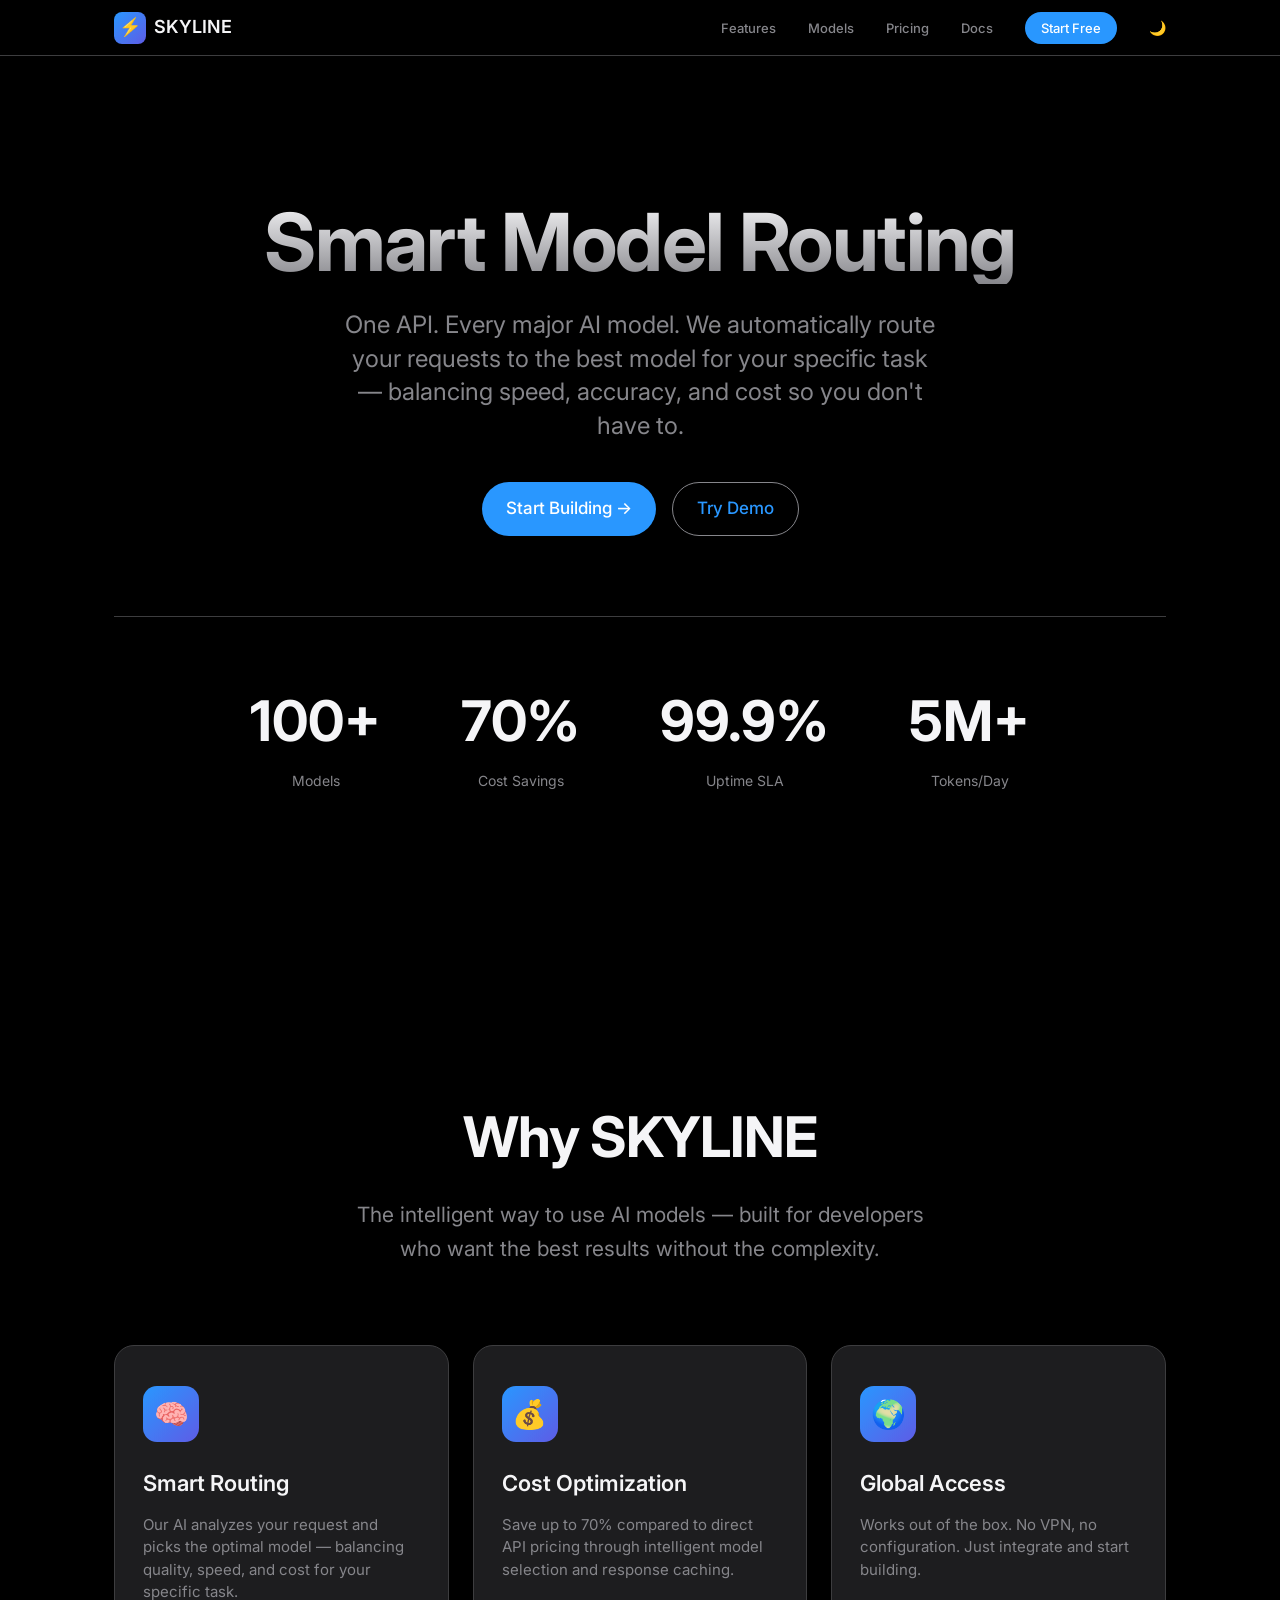
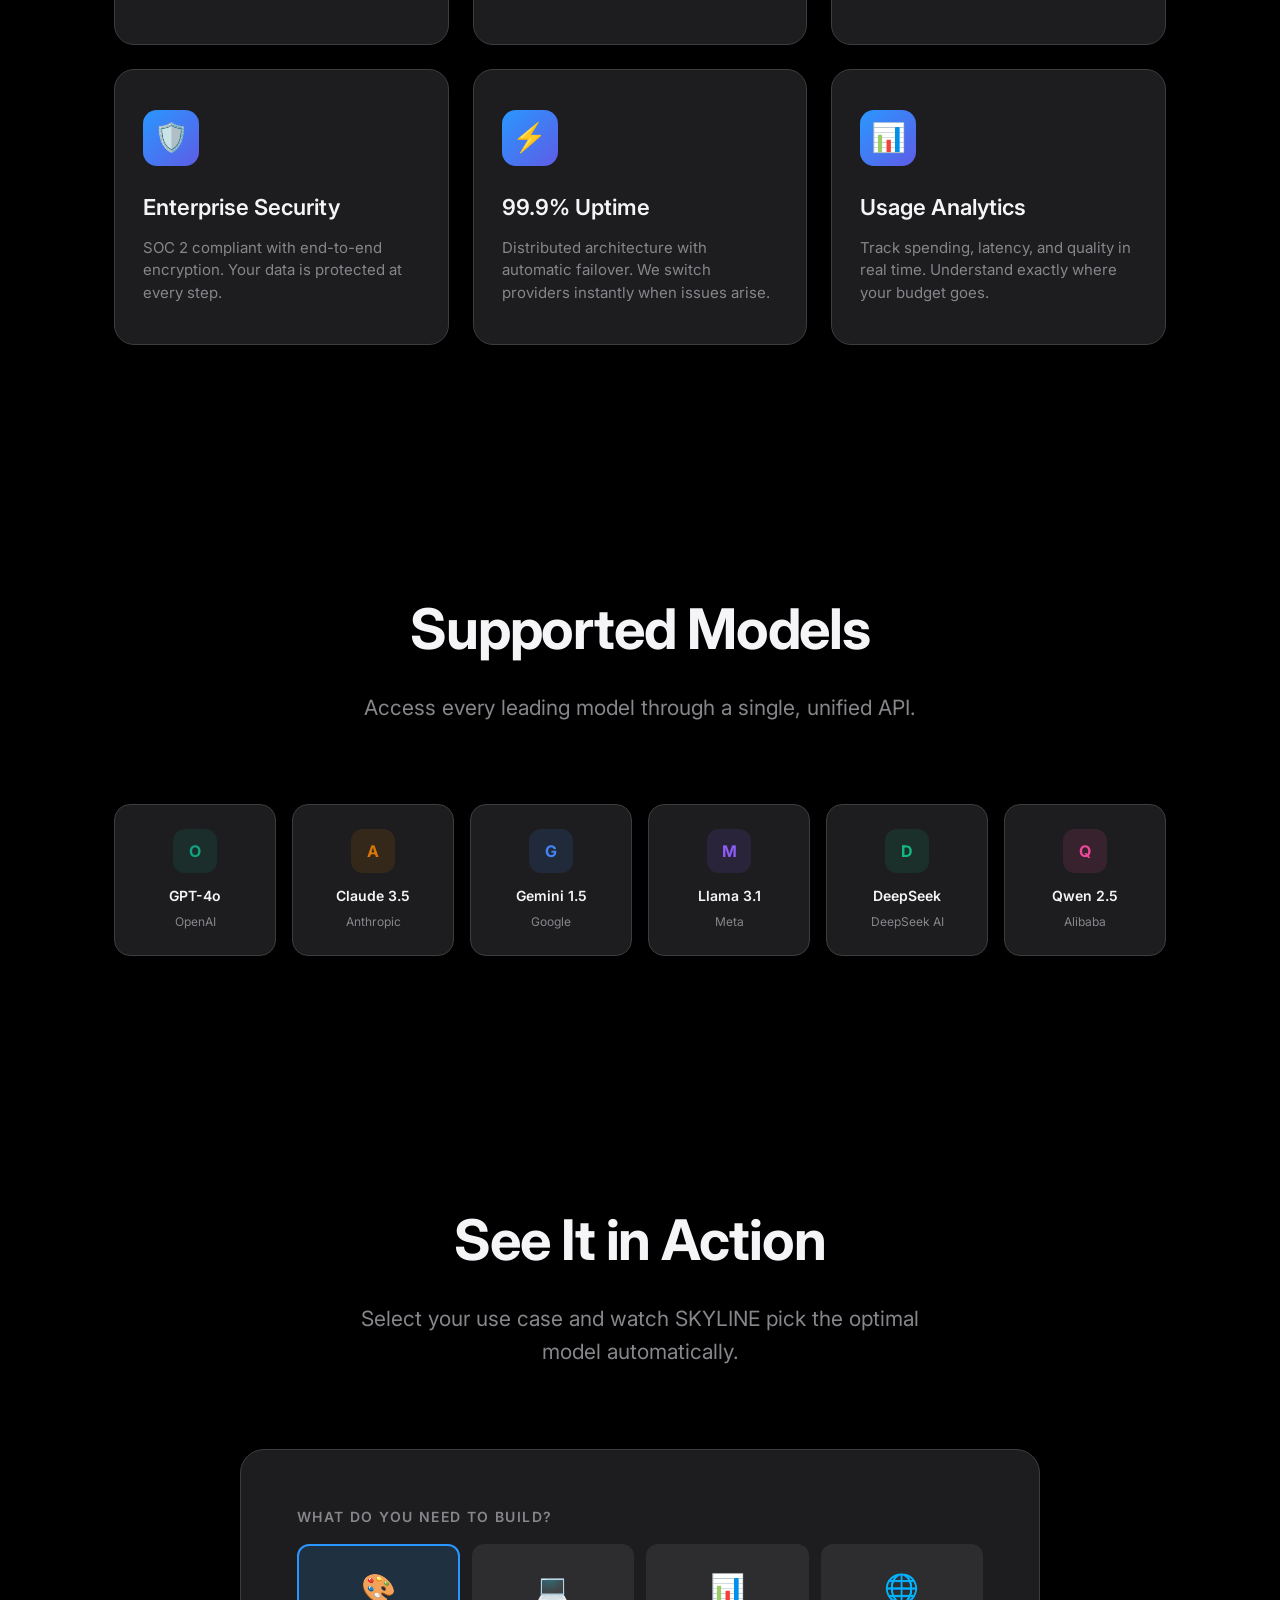
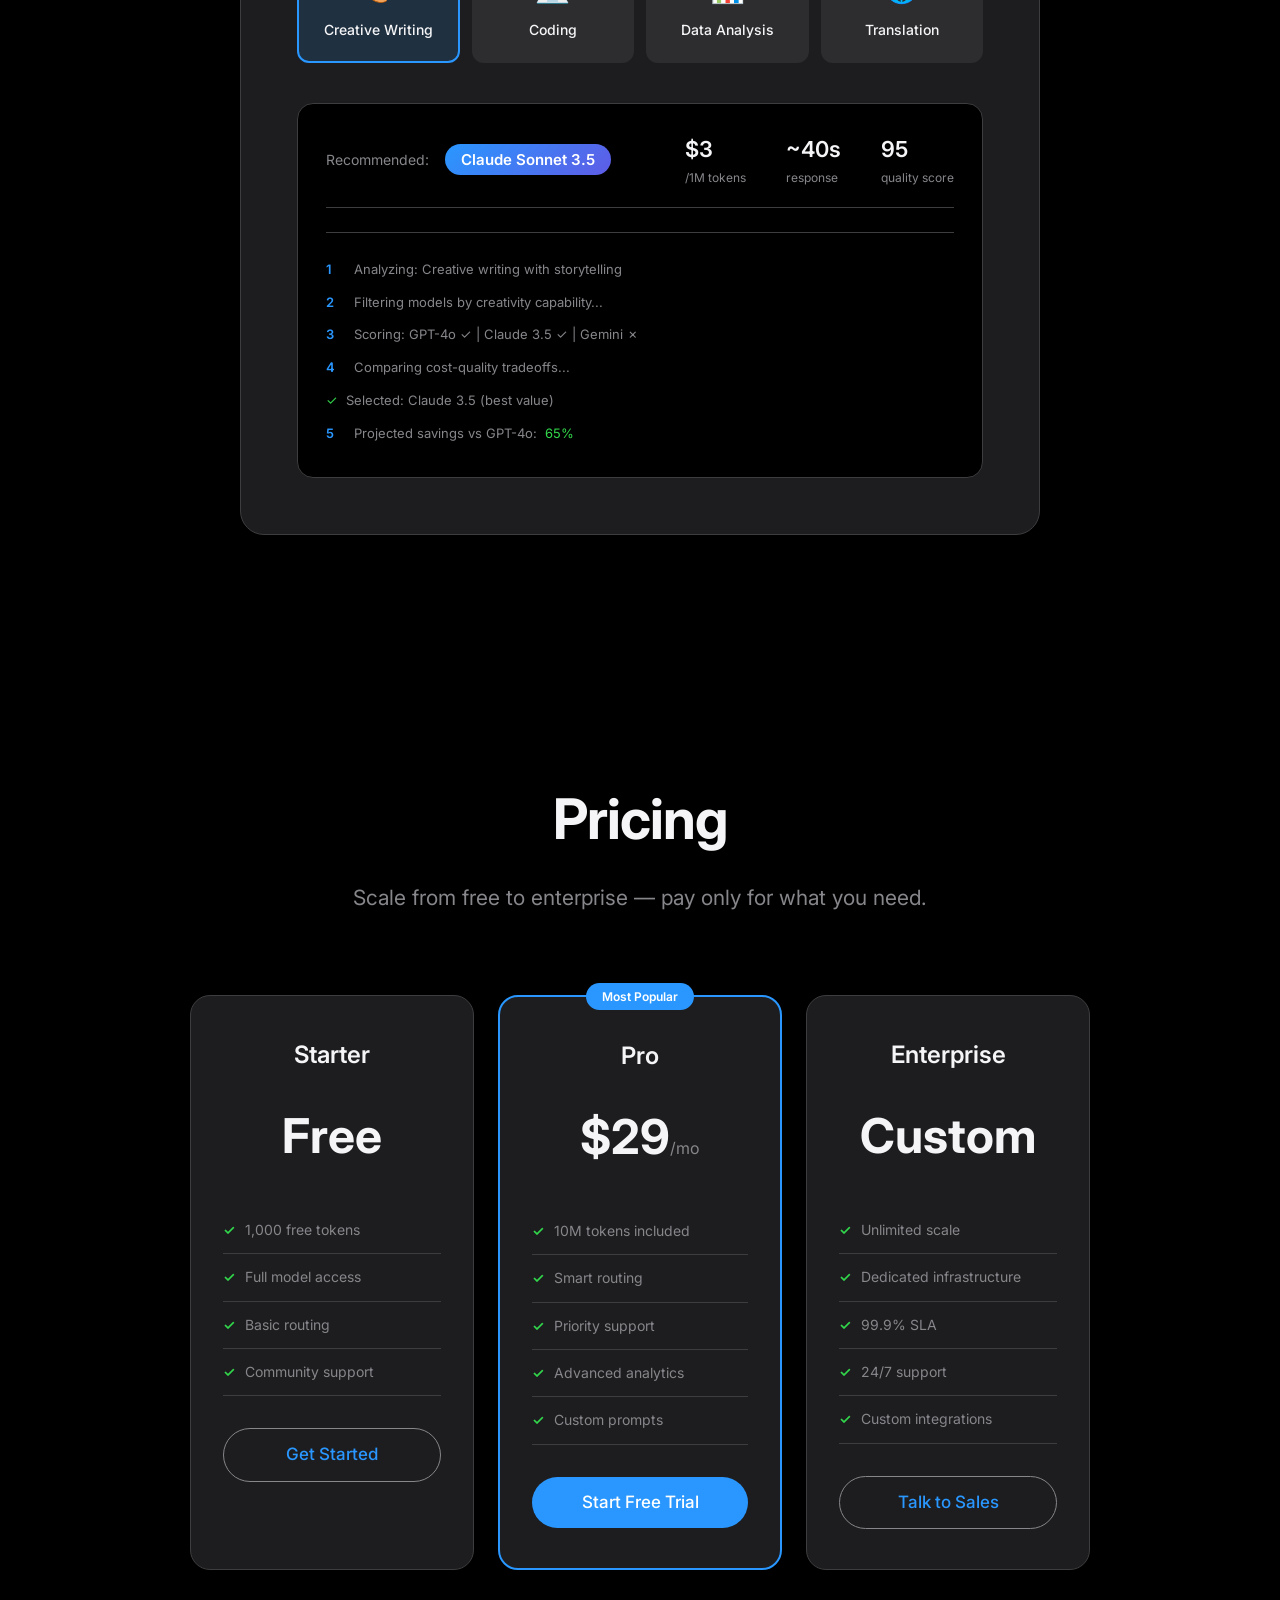
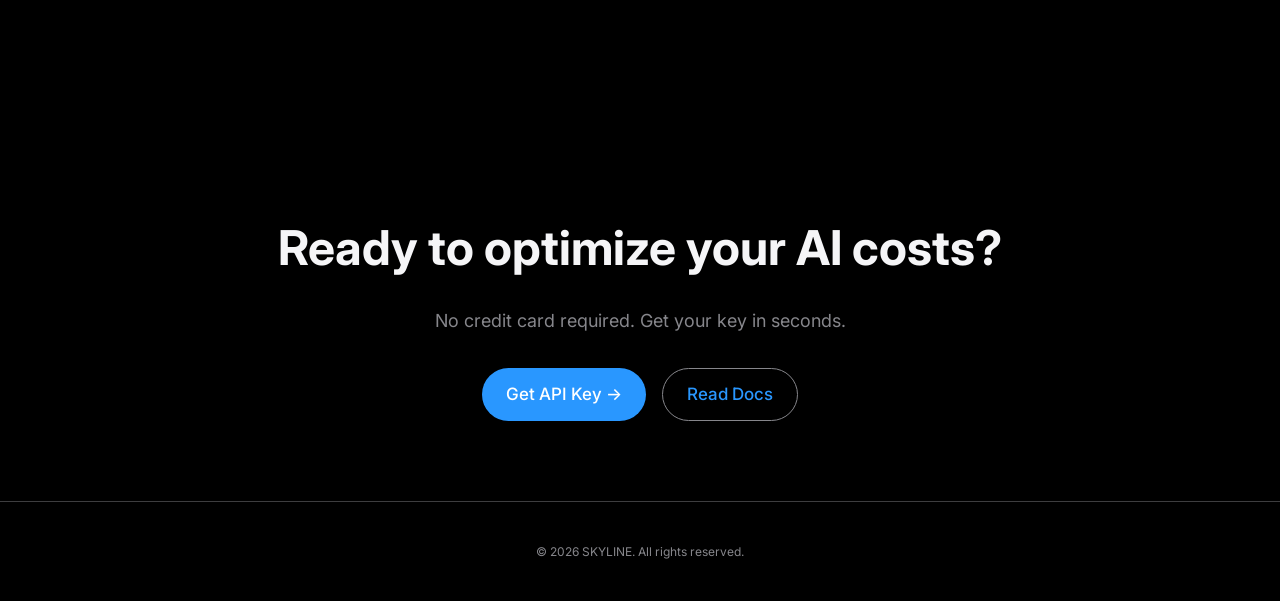
<file: demo-skyline-apple.html>
<!DOCTYPE html>
<html lang="en">
<head>
    <meta charset="UTF-8">
    <meta name="viewport" content="width=device-width, initial-scale=1.0">
    <meta name="description" content="One API for every major AI model. Automatically route requests to the best model — save up to 70%.">
    <meta name="theme-color" content="#000000">
    <title>SKYLINE — Smart Model Routing Platform</title>
    <meta name="description" content="One API for every major AI model. Automatically route requests to the best model — balancing speed, accuracy, and cost.">
    <meta name="theme-color" content="#000000">
    <meta property="og:title" content="SKYLINE — Smart Model Routing">
    <meta property="og:description" content="One API for every major AI model. Save up to 70% on AI costs.">
    <meta property="og:type" content="website">
    <meta name="twitter:card" content="summary_large_image">
    <link rel="preconnect" href="https://fonts.googleapis.com">
    <link rel="preconnect" href="https://fonts.gstatic.com" crossorigin>
    <link href="https://fonts.googleapis.com/css2?family=Inter:wght@300;400;500;600;700&display=swap" rel="stylesheet">
    <link rel="icon" href="data:image/svg+xml,<svg xmlns='http://www.w3.org/2000/svg' viewBox='0 0 100 100'><text y='.9em' font-size='90'>⚡</text></svg>">
    <style>
        * {
            margin: 0;
            padding: 0;
            box-sizing: border-box;
        }

        :root {
            --bg-primary: #000000;
            --bg-secondary: #1d1d1f;
            --bg-tertiary: #2d2d2f;
            --text-primary: #f5f5f7;
            --text-secondary: #86868b;
            --accent: #2997ff;
            --accent-hover: #409cff;
            --gradient: linear-gradient(135deg, #2997ff 0%, #5e5ce6 100%);
            --success: #32d74b;
            --border: #3d3d3f;
        }

        [data-theme="light"] {
            --bg-primary: #fbfbfd;
            --bg-secondary: #ffffff;
            --bg-tertiary: #f5f5f7;
            --text-primary: #1d1d1f;
            --text-secondary: #86868b;
            --accent: #007aff;
            --accent-hover: #0056b3;
            --border: #d2d2d7;
        }

        html {
            scroll-padding-top: 80px;
        }

        body {
            font-family: -apple-system, BlinkMacSystemFont, 'Inter', sans-serif;
            background: var(--bg-primary);
            color: var(--text-primary);
            line-height: 1.6;
            -webkit-font-smoothing: antialiased;
            transition: background 0.3s, color 0.3s;
        }

        /* Navigation */
        nav {
            position: fixed;
            top: 0;
            left: 0;
            right: 0;
            height: 56px;
            background: var(--bg-primary);
            backdrop-filter: blur(20px);
            -webkit-backdrop-filter: blur(20px);
            z-index: 1000;
            display: flex;
            align-items: center;
            justify-content: center;
            border-bottom: 1px solid var(--border);
            transition: background 0.3s, border-color 0.3s;
        }

        nav .container {
            display: flex;
            align-items: center;
            justify-content: space-between;
            width: 100%;
            max-width: 1100px;
            padding: 0 24px;
        }

        .logo {
            display: flex;
            align-items: center;
            gap: 8px;
            font-size: 18px;
            font-weight: 600;
            color: var(--text-primary);
            text-decoration: none;
            transition: opacity 0.3s;
        }

        .logo:hover {
            opacity: 0.8;
        }

        .logo-icon {
            width: 32px;
            height: 32px;
            background: var(--gradient);
            border-radius: 8px;
            display: flex;
            align-items: center;
            justify-content: center;
            font-size: 18px;
        }

        nav ul {
            display: flex;
            list-style: none;
            gap: 32px;
        }

        nav a {
            color: var(--text-secondary);
            text-decoration: none;
            font-size: 13px;
            font-weight: 500;
            transition: color 0.3s;
            position: relative;
        }

        nav a::after {
            content: '';
            position: absolute;
            bottom: -4px;
            left: 0;
            width: 0;
            height: 2px;
            background: var(--accent);
            transition: width 0.3s;
        }

        nav a:hover {
            color: var(--text-primary);
        }

        nav a:hover::after {
            width: 100%;
        }

        .nav-cta {
            padding: 8px 16px;
            background: var(--accent);
            border-radius: 20px;
            color: white !important;
            font-size: 13px;
            font-weight: 500;
        }

        .nav-cta::after {
            display: none;
        }

        .nav-cta:hover {
            background: var(--accent-hover);
        }

        .nav-right {
            display: none;
        }

        .mobile-menu-btn {
            display: none;
            width: 40px;
            height: 40px;
            background: transparent;
            border: none;
            cursor: pointer;
            display: flex;
            flex-direction: column;
            justify-content: center;
            align-items: center;
            gap: 5px;
        }

        .mobile-menu-btn span {
            display: none;
            width: 20px;
            height: 2px;
            background: var(--text-primary);
            transition: all 0.3s;
        }

        @media (max-width: 768px) {
            nav .container {
                padding: 0 16px;
            }

            .nav-right {
                display: flex;
            }

            .mobile-menu-btn {
                display: flex;
            }

            .mobile-menu-btn span {
                display: block;
            }

            nav ul {
                position: absolute;
                top: 56px;
                left: 0;
                right: 0;
                background: var(--bg-primary);
                flex-direction: column;
                padding: 16px 24px;
                gap: 0;
                border-bottom: 1px solid var(--border);
                transform: translateY(-100%);
                opacity: 0;
                pointer-events: none;
                transition: all 0.3s;
            }

            nav ul.active {
                transform: translateY(0);
                opacity: 1;
                pointer-events: auto;
                gap: 8px;
            }

            nav li {
                padding: 12px 0;
                border-bottom: 1px solid var(--border);
            }

            nav li:last-child {
                border-bottom: none;
            }

            .logo span {
                display: none;
            }

            .hero h1 {
                font-size: 48px;
            }

            .hero-buttons {
                flex-direction: column;
                align-items: center;
            }
        }

        /* Theme toggle */
        .theme-toggle {
            color: var(--text-secondary);
            font-size: 14px;
            cursor: pointer;
            transition: color 0.3s;
            background: none;
            border: none;
            padding: 0;
        }

        .theme-toggle:hover {
            color: var(--text-primary);
        }

        .theme-toggle:focus-visible {
            outline: 2px solid var(--accent);
            outline-offset: 2px;
            border-radius: 4px;
        }

        .hero {
            padding: 200px 24px 120px;
            text-align: center;
            max-width: 1100px;
            margin: 0 auto;
        }

        .hero h1 {
            font-size: 80px;
            font-weight: 700;
            line-height: 1.05;
            letter-spacing: -0.02em;
            margin-bottom: 24px;
            background: linear-gradient(180deg, var(--text-primary) 0%, var(--text-secondary) 100%);
            -webkit-background-clip: text;
            -webkit-text-fill-color: transparent;
            background-clip: text;
        }

        [data-theme="light"] .hero h1 {
            background: linear-gradient(180deg, #000 0%, #666 100%);
            -webkit-background-clip: text;
            -webkit-text-fill-color: transparent;
            background-clip: text;
        }

        .hero p {
            font-size: 24px;
            font-weight: 400;
            color: var(--text-secondary);
            max-width: 600px;
            margin: 0 auto 40px;
            line-height: 1.4;
        }

        .hero-buttons {
            display: flex;
            justify-content: center;
            gap: 16px;
            margin-bottom: 80px;
        }

        .btn {
            padding: 12px 24px;
            border-radius: 980px;
            font-size: 17px;
            font-weight: 500;
            cursor: pointer;
            transition: all 0.3s;
            text-decoration: none;
            display: inline-flex;
            align-items: center;
            gap: 8px;
        }

        .btn-primary {
            background: var(--accent);
            color: white;
        }

        .btn-primary:hover {
            background: var(--accent-hover);
        }

        .btn-outline {
            background: transparent;
            border: 1px solid var(--text-secondary);
            color: var(--accent);
        }

        .btn-outline:hover {
            border-color: var(--accent);
        }

        /* Stats */
        .stats {
            display: flex;
            justify-content: center;
            gap: 80px;
            padding: 60px 0;
            border-top: 1px solid var(--border);
        }

        .stat-item {
            text-align: center;
        }

        .stat-value {
            font-size: 56px;
            font-weight: 700;
            color: var(--text-primary);
        }

        .stat-label {
            font-size: 14px;
            color: var(--text-secondary);
            margin-top: 4px;
        }

        /* Section */
        .section {
            padding: 120px 24px;
            max-width: 1100px;
            margin: 0 auto;
        }

        .section-header {
            text-align: center;
            margin-bottom: 80px;
        }

        .section-header h2 {
            font-size: 56px;
            font-weight: 700;
            margin-bottom: 16px;
            letter-spacing: -0.02em;
        }

        .section-header p {
            font-size: 21px;
            color: var(--text-secondary);
            max-width: 600px;
            margin: 0 auto;
        }

        /* Features Grid */
        .features-grid {
            display: grid;
            grid-template-columns: repeat(3, 1fr);
            gap: 24px;
        }

        .feature-card {
            background: var(--bg-secondary);
            border-radius: 20px;
            padding: 40px 28px;
            text-align: left;
            transition: all 0.4s;
            border: 1px solid var(--border);
        }

        .feature-card:hover {
            transform: scale(1.02);
            border-color: var(--accent);
        }

        .feature-icon {
            width: 56px;
            height: 56px;
            background: var(--gradient);
            border-radius: 14px;
            display: flex;
            align-items: center;
            justify-content: center;
            font-size: 28px;
            margin-bottom: 24px;
        }

        .feature-card h3 {
            font-size: 22px;
            font-weight: 600;
            margin-bottom: 12px;
        }

        .feature-card p {
            font-size: 15px;
            color: var(--text-secondary);
            line-height: 1.5;
        }

        .models-grid {
            display: grid;
            grid-template-columns: repeat(3, 1fr);
            gap: 16px;
        }

        @media (min-width: 768px) {
            .models-grid {
                grid-template-columns: repeat(6, 1fr);
            }
        }

        .model-card {
            background: var(--bg-secondary);
            border-radius: 16px;
            padding: 24px 16px;
            text-align: center;
            transition: all 0.3s;
            border: 1px solid var(--border);
        }

        .model-card:hover {
            background: var(--bg-tertiary);
            transform: scale(1.05);
        }

        .model-logo {
            width: 44px;
            height: 44px;
            margin: 0 auto 12px;
            border-radius: 12px;
            display: flex;
            align-items: center;
            justify-content: center;
            font-weight: 700;
            font-size: 16px;
        }

        .model-card h4 {
            font-size: 14px;
            font-weight: 600;
            margin-bottom: 4px;
        }

        .model-card p {
            font-size: 12px;
            color: var(--text-secondary);
        }

        /* Demo Section */
        .demo {
            background: var(--bg-secondary);
            border-radius: 24px;
            padding: 56px;
            max-width: 800px;
            margin: 0 auto;
            border: 1px solid var(--border);
        }

        .demo-title {
            font-size: 14px;
            font-weight: 600;
            color: var(--text-secondary);
            margin-bottom: 16px;
            text-transform: uppercase;
            letter-spacing: 0.1em;
        }

        .task-options {
            display: grid;
            grid-template-columns: repeat(4, 1fr);
            gap: 12px;
            margin-bottom: 40px;
        }

        .task-option {
            background: var(--bg-tertiary);
            border-radius: 12px;
            padding: 20px;
            text-align: center;
            cursor: pointer;
            transition: all 0.3s;
            border: 2px solid transparent;
        }

        .task-option:hover {
            border-color: var(--accent);
        }

        .task-option.selected {
            border-color: var(--accent);
            background: rgba(41, 151, 255, 0.15);
        }

        .task-option .icon {
            font-size: 28px;
            margin-bottom: 8px;
        }

        .task-option .label {
            font-size: 14px;
            font-weight: 500;
        }

        .demo-result {
            background: var(--bg-primary);
            border-radius: 16px;
            padding: 28px;
            border: 1px solid var(--border);
        }

        .result-header {
            display: flex;
            justify-content: space-between;
            align-items: center;
            margin-bottom: 24px;
            padding-bottom: 20px;
            border-bottom: 1px solid var(--border);
            flex-wrap: wrap;
            gap: 16px;
        }

        .recommended {
            font-size: 14px;
            color: var(--text-secondary);
            margin-right: 12px;
        }

        .model-badge {
            background: var(--gradient);
            padding: 6px 16px;
            border-radius: 20px;
            font-size: 15px;
            font-weight: 600;
            color: white;
        }

        .result-stats {
            display: flex;
            gap: 40px;
        }

        .result-stat .value {
            font-size: 22px;
            font-weight: 600;
        }

        .result-stat .label {
            font-size: 12px;
            color: var(--text-secondary);
        }

        .routing-log {
            margin-top: 24px;
            padding-top: 20px;
            border-top: 1px solid var(--border);
        }

        .log-item {
            display: flex;
            align-items: center;
            gap: 8px;
            font-size: 13px;
            color: var(--text-secondary);
            padding: 6px 0;
        }

        .log-item .step {
            color: var(--accent);
            font-weight: 600;
            min-width: 20px;
        }

        .log-item .check {
            color: var(--success);
        }

        /* Pricing */
        .pricing-grid {
            display: grid;
            grid-template-columns: repeat(3, 1fr);
            gap: 24px;
            max-width: 900px;
            margin: 0 auto;
        }

        .pricing-card {
            background: var(--bg-secondary);
            border-radius: 20px;
            padding: 40px 32px;
            text-align: center;
            position: relative;
            border: 1px solid var(--border);
        }

        .pricing-card.featured {
            border: 2px solid var(--accent);
        }

        .pricing-card.featured::before {
            content: 'Most Popular';
            position: absolute;
            top: -14px;
            left: 50%;
            transform: translateX(-50%);
            background: var(--accent);
            padding: 4px 16px;
            border-radius: 20px;
            font-size: 12px;
            font-weight: 600;
            color: white;
        }

        .pricing-card h3 {
            font-size: 24px;
            font-weight: 600;
            margin-bottom: 8px;
        }

        .pricing-card .price {
            font-size: 48px;
            font-weight: 700;
            margin: 24px 0;
        }

        .pricing-card .price span {
            font-size: 16px;
            color: var(--text-secondary);
            font-weight: 400;
        }

        .pricing-card ul {
            list-style: none;
            text-align: left;
            margin: 32px 0;
        }

        .pricing-card ul li {
            padding: 12px 0;
            font-size: 14px;
            color: var(--text-secondary);
            border-bottom: 1px solid var(--border);
            display: flex;
            align-items: center;
            gap: 10px;
        }

        .pricing-card ul li::before {
            content: '✓';
            color: var(--success);
            font-weight: 600;
        }

        /* Footer CTA */
        .footer-cta {
            padding: 120px 24px 80px;
            text-align: center;
        }

        .footer-cta h2 {
            font-size: 48px;
            font-weight: 700;
            margin-bottom: 20px;
        }

        .footer-cta p {
            font-size: 18px;
            color: var(--text-secondary);
            margin-bottom: 32px;
        }

        /* Footer */
        footer {
            padding: 40px 24px;
            border-top: 1px solid var(--border);
            text-align: center;
        }

        footer p {
            color: var(--text-secondary);
            font-size: 12px;
        }

        /* Responsive */
        @media (max-width: 768px) {
            .hero h1 {
                font-size: 48px;
            }

            .hero p {
                font-size: 18px;
            }

            .stats {
                flex-direction: column;
                gap: 32px;
            }

            .features-grid,
            .pricing-grid {
                grid-template-columns: 1fr;
            }

            .models-grid {
                grid-template-columns: repeat(2, 1fr);
            }

            .task-options {
                grid-template-columns: repeat(2, 1fr);
            }

            .section-header h2 {
                font-size: 36px;
            }

            .result-header {
                flex-direction: column;
                text-align: center;
            }

            .result-stats {
                justify-content: center;
            }
        }

        /* Animations */
        @keyframes fadeInUp {
            from {
                opacity: 0;
                transform: translateY(30px);
            }
            to {
                opacity: 1;
                transform: translateY(0);
            }
        }

        @keyframes pulse {
            0%, 100% {
                transform: scale(1);
            }
            50% {
                transform: scale(1.05);
            }
        }

        @keyframes shimmer {
            0% {
                background-position: -200% 0;
            }
            100% {
                background-position: 200% 0;
            }
        }

        .animate-in {
            opacity: 0;
            transform: translateY(30px);
            transition: opacity 0.6s ease, transform 0.6s ease;
        }

        .animate-in.visible {
            opacity: 1;
            transform: translateY(0);
        }

        .hero h1,
        .section-header {
            animation: fadeInUp 0.8s ease forwards;
        }

        .btn-primary, .btn-outline {
            position: relative;
            overflow: hidden;
        }

        .btn-primary::before, .btn-outline::before {
            content: '';
            position: absolute;
            top: 0;
            left: -100%;
            width: 100%;
            height: 100%;
            background: linear-gradient(90deg, transparent, rgba(255,255,255,0.2), transparent);
            transition: left 0.5s;
        }

        .btn-primary:hover::before, .btn-outline:hover::before {
            left: 100%;
        }

        .stat-value {
            animation: fadeInUp 0.8s ease forwards;
            animation-delay: 0.2s;
            opacity: 0;
        }

        .stat-item:nth-child(2) .stat-value { animation-delay: 0.3s; }
        .stat-item:nth-child(3) .stat-value { animation-delay: 0.4s; }
        .stat-item:nth-child(4) .stat-value { animation-delay: 0.5s; }

        /* Focus states */
        .btn:focus-visible,
        .task-option:focus-visible,
        .model-card:focus-visible {
            outline: 2px solid var(--accent);
            outline-offset: 2px;
        }

        /* Reduced motion */
        @media (prefers-reduced-motion: reduce) {
            *, *::before, *::after {
                animation-duration: 0.01ms !important;
                animation-iteration-count: 1 !important;
                transition-duration: 0.01ms !important;
            }
        }
    </style>
</head>
<body>
    <nav>
        <div class="container">
            <a href="#" class="logo">
                <div class="logo-icon">⚡</div>
                <span>SKYLINE</span>
            </a>
            <div class="nav-right">
                <button class="mobile-menu-btn" onclick="toggleMenu()" aria-label="Toggle menu" aria-expanded="false">
                    <span></span>
                    <span></span>
                    <span></span>
                </button>
            </div>
            <ul>
                <li><a href="#features">Features</a></li>
                <li><a href="#models">Models</a></li>
                <li><a href="#pricing">Pricing</a></li>
                <li><a href="#docs">Docs</a></li>
                <li><a href="#" class="nav-cta">Start Free</a></li>
                <li>
                    <button class="theme-toggle" onclick="toggleTheme()" title="Toggle theme" aria-label="Toggle dark/light mode">
                        🌙
                    </button>
                </li>
            </ul>
        </div>
    </nav>

    <section class="hero">
        <h1>Smart Model Routing</h1>
        <p>One API. Every major AI model. We automatically route your requests to the best model for your specific task — balancing speed, accuracy, and cost so you don't have to.</p>
        <div class="hero-buttons">
            <a href="#" class="btn btn-primary">Start Building →</a>
            <a href="#demo" class="btn btn-outline">Try Demo</a>
        </div>
        <div class="stats">
            <div class="stat-item">
                <div class="stat-value">100+</div>
                <div class="stat-label">Models</div>
            </div>
            <div class="stat-item">
                <div class="stat-value">70%</div>
                <div class="stat-label">Cost Savings</div>
            </div>
            <div class="stat-item">
                <div class="stat-value">99.9%</div>
                <div class="stat-label">Uptime SLA</div>
            </div>
            <div class="stat-item">
                <div class="stat-value">5M+</div>
                <div class="stat-label">Tokens/Day</div>
            </div>
        </div>
    </section>

    <section class="section" id="features">
        <div class="section-header">
            <h2>Why SKYLINE</h2>
            <p>The intelligent way to use AI models — built for developers who want the best results without the complexity.</p>
        </div>
        <div class="features-grid">
            <div class="feature-card">
                <div class="feature-icon">🧠</div>
                <h3>Smart Routing</h3>
                <p>Our AI analyzes your request and picks the optimal model — balancing quality, speed, and cost for your specific task.</p>
            </div>
            <div class="feature-card">
                <div class="feature-icon">💰</div>
                <h3>Cost Optimization</h3>
                <p>Save up to 70% compared to direct API pricing through intelligent model selection and response caching.</p>
            </div>
            <div class="feature-card">
                <div class="feature-icon">🌍</div>
                <h3>Global Access</h3>
                <p>Works out of the box. No VPN, no configuration. Just integrate and start building.</p>
            </div>
            <div class="feature-card">
                <div class="feature-icon">🛡️</div>
                <h3>Enterprise Security</h3>
                <p>SOC 2 compliant with end-to-end encryption. Your data is protected at every step.</p>
            </div>
            <div class="feature-card">
                <div class="feature-icon">⚡</div>
                <h3>99.9% Uptime</h3>
                <p>Distributed architecture with automatic failover. We switch providers instantly when issues arise.</p>
            </div>
            <div class="feature-card">
                <div class="feature-icon">📊</div>
                <h3>Usage Analytics</h3>
                <p>Track spending, latency, and quality in real time. Understand exactly where your budget goes.</p>
            </div>
        </div>
    </section>

    <section class="section" id="models">
        <div class="section-header">
            <h2>Supported Models</h2>
            <p>Access every leading model through a single, unified API.</p>
        </div>
        <div class="models-grid">
            <div class="model-card">
                <div class="model-logo" style="background:#10a37f20;color:#10a37f">O</div>
                <h4>GPT-4o</h4>
                <p>OpenAI</p>
            </div>
            <div class="model-card">
                <div class="model-logo" style="background:#d9770620;color:#d97706">A</div>
                <h4>Claude 3.5</h4>
                <p>Anthropic</p>
            </div>
            <div class="model-card">
                <div class="model-logo" style="background:#4285f420;color:#4285f4">G</div>
                <h4>Gemini 1.5</h4>
                <p>Google</p>
            </div>
            <div class="model-card">
                <div class="model-logo" style="background:#8b5cf620;color:#8b5cf6">M</div>
                <h4>Llama 3.1</h4>
                <p>Meta</p>
            </div>
            <div class="model-card">
                <div class="model-logo" style="background:#10b98120;color:#10b981">D</div>
                <h4>DeepSeek</h4>
                <p>DeepSeek AI</p>
            </div>
            <div class="model-card">
                <div class="model-logo" style="background:#ec489920;color:#ec4899">Q</div>
                <h4>Qwen 2.5</h4>
                <p>Alibaba</p>
            </div>
        </div>
    </section>

    <section class="section" id="demo">
        <div class="section-header">
            <h2>See It in Action</h2>
            <p>Select your use case and watch SKYLINE pick the optimal model automatically.</p>
        </div>
        <div class="demo">
            <div class="demo-title">What do you need to build?</div>
            <div class="task-options">
                <div class="task-option selected" onclick="selectTask(this, 'creative')">
                    <div class="icon">🎨</div>
                    <div class="label">Creative Writing</div>
                </div>
                <div class="task-option" onclick="selectTask(this, 'code')">
                    <div class="icon">💻</div>
                    <div class="label">Coding</div>
                </div>
                <div class="task-option" onclick="selectTask(this, 'analysis')">
                    <div class="icon">📊</div>
                    <div class="label">Data Analysis</div>
                </div>
                <div class="task-option" onclick="selectTask(this, 'translate')">
                    <div class="icon">🌐</div>
                    <div class="label">Translation</div>
                </div>
            </div>
            <div class="demo-result">
                <div class="result-header">
                    <div>
                        <span class="recommended">Recommended:</span>
                        <span class="model-badge">Claude Sonnet 3.5</span>
                    </div>
                    <div class="result-stats">
                        <div class="result-stat">
                            <div class="value">$3</div>
                            <div class="label">/1M tokens</div>
                        </div>
                        <div class="result-stat">
                            <div class="value">~40s</div>
                            <div class="label">response</div>
                        </div>
                        <div class="result-stat">
                            <div class="value">95</div>
                            <div class="label">quality score</div>
                        </div>
                    </div>
                </div>
                <div class="routing-log">
                    <div class="log-item"><span class="step">1</span> Analyzing: Creative writing with storytelling</div>
                    <div class="log-item"><span class="step">2</span> Filtering models by creativity capability...</div>
                    <div class="log-item"><span class="step">3</span> Scoring: GPT-4o ✓ | Claude 3.5 ✓ | Gemini ✗</div>
                    <div class="log-item"><span class="step">4</span> Comparing cost-quality tradeoffs...</div>
                    <div class="log-item"><span class="check">✓</span> Selected: Claude 3.5 (best value)</div>
                    <div class="log-item"><span class="step">5</span> Projected savings vs GPT-4o: <span style="color:var(--success)">65%</span></div>
                </div>
            </div>
        </div>
    </section>

    <section class="section" id="pricing">
        <div class="section-header">
            <h2>Pricing</h2>
            <p>Scale from free to enterprise — pay only for what you need.</p>
        </div>
        <div class="pricing-grid">
            <div class="pricing-card">
                <h3>Starter</h3>
                <div class="price">Free</div>
                <ul>
                    <li>1,000 free tokens</li>
                    <li>Full model access</li>
                    <li>Basic routing</li>
                    <li>Community support</li>
                </ul>
                <a href="#" class="btn btn-outline" style="width:100%;justify-content:center">Get Started</a>
            </div>
            <div class="pricing-card featured">
                <h3>Pro</h3>
                <div class="price">$29<span>/mo</span></div>
                <ul>
                    <li>10M tokens included</li>
                    <li>Smart routing</li>
                    <li>Priority support</li>
                    <li>Advanced analytics</li>
                    <li>Custom prompts</li>
                </ul>
                <a href="#" class="btn btn-primary" style="width:100%;justify-content:center">Start Free Trial</a>
            </div>
            <div class="pricing-card">
                <h3>Enterprise</h3>
                <div class="price">Custom</div>
                <ul>
                    <li>Unlimited scale</li>
                    <li>Dedicated infrastructure</li>
                    <li>99.9% SLA</li>
                    <li>24/7 support</li>
                    <li>Custom integrations</li>
                </ul>
                <a href="#" class="btn btn-outline" style="width:100%;justify-content:center">Talk to Sales</a>
            </div>
        </div>
    </section>

    <section class="footer-cta">
        <h2>Ready to optimize your AI costs?</h2>
        <p>No credit card required. Get your key in seconds.</p>
        <div style="display:flex;justify-content:center;gap:16px">
            <a href="#" class="btn btn-primary">Get API Key →</a>
            <a href="#docs" class="btn btn-outline">Read Docs</a>
        </div>
    </section>

    <footer>
        <p>© 2026 SKYLINE. All rights reserved.</p>
    </footer>

    <script>
        // Theme toggle
        function toggleTheme() {
            const html = document.documentElement;
            const btn = document.querySelector('.theme-toggle');
            
            if (html.dataset.theme === 'light') {
                html.dataset.theme = 'dark';
                btn.textContent = '🌙';
                localStorage.setItem('theme', 'dark');
            } else {
                html.dataset.theme = 'light';
                btn.textContent = '☀️';
                localStorage.setItem('theme', 'light');
            }
        }

        // Initialize theme from localStorage
        (function initTheme() {
            const saved = localStorage.getItem('theme') || 'dark';
            const btn = document.querySelector('.theme-toggle');
            
            if (saved === 'light') {
                document.documentElement.dataset.theme = 'light';
                btn.textContent = '☀️';
            } else {
                document.documentElement.dataset.theme = 'dark';
                btn.textContent = '🌙';
            }
        })();

        // Mobile menu toggle
        function toggleMenu() {
            const navUl = document.querySelector('nav ul');
            const btn = document.querySelector('.mobile-menu-btn');
            const isExpanded = navUl.classList.toggle('active');
            btn.setAttribute('aria-expanded', isExpanded);
        }

        // Scroll animations with Intersection Observer
        (function initScrollAnimations() {
            const observer = new IntersectionObserver((entries) => {
                entries.forEach(entry => {
                    if (entry.isIntersecting) {
                        entry.target.classList.add('visible');
                    }
                });
            }, { threshold: 0.1, rootMargin: '0px 0px -50px 0px' });

            document.querySelectorAll('.feature-card, .model-card, .pricing-card, .stat-item').forEach(el => {
                el.classList.add('animate-in');
                observer.observe(el);
            });
        })();

        // Navbar background on scroll
        (function initNavScroll() {
            const nav = document.querySelector('nav');
            window.addEventListener('scroll', () => {
                if (window.scrollY > 50) {
                    nav.style.background = 'rgba(0, 0, 0, 0.9)';
                    if (document.documentElement.dataset.theme === 'light') {
                        nav.style.background = 'rgba(251, 251, 253, 0.9)';
                    }
                } else {
                    nav.style.background = 'var(--bg-primary)';
                }
            }, { passive: true });
        })();

        // Task selection demo
        function selectTask(element, taskType) {
            document.querySelectorAll('.task-option').forEach(opt => opt.classList.remove('selected'));
            element.classList.add('selected');

            const outputs = {
                creative: {
                    model: 'Claude Sonnet 3.5',
                    price: '$3',
                    time: '~40s',
                    quality: '95',
                    savings: '65%'
                },
                code: {
                    model: 'GPT-4o',
                    price: '$15',
                    time: '~25s',
                    quality: '98',
                    savings: '40%'
                },
                analysis: {
                    model: 'GPT-4o',
                    price: '$15',
                    time: '~30s',
                    quality: '96',
                    savings: '35%'
                },
                translate: {
                    model: 'DeepSeek',
                    price: '$0.14',
                    time: '~5s',
                    quality: '92',
                    savings: '90%'
                }
            };

            const result = outputs[taskType];
            document.querySelector('.model-badge').textContent = result.model;
            document.querySelectorAll('.result-stat .value')[0].textContent = result.price;
            document.querySelectorAll('.result-stat .value')[1].textContent = result.time;
            document.querySelectorAll('.result-stat .value')[2].textContent = result.quality;
            
            const logItems = document.querySelectorAll('.routing-log .log-item');
            if (logItems[5]) {
                logItems[5].querySelector('span:last-child').textContent = result.savings;
            }
        }
    </script>
</body>
</html>
</file>
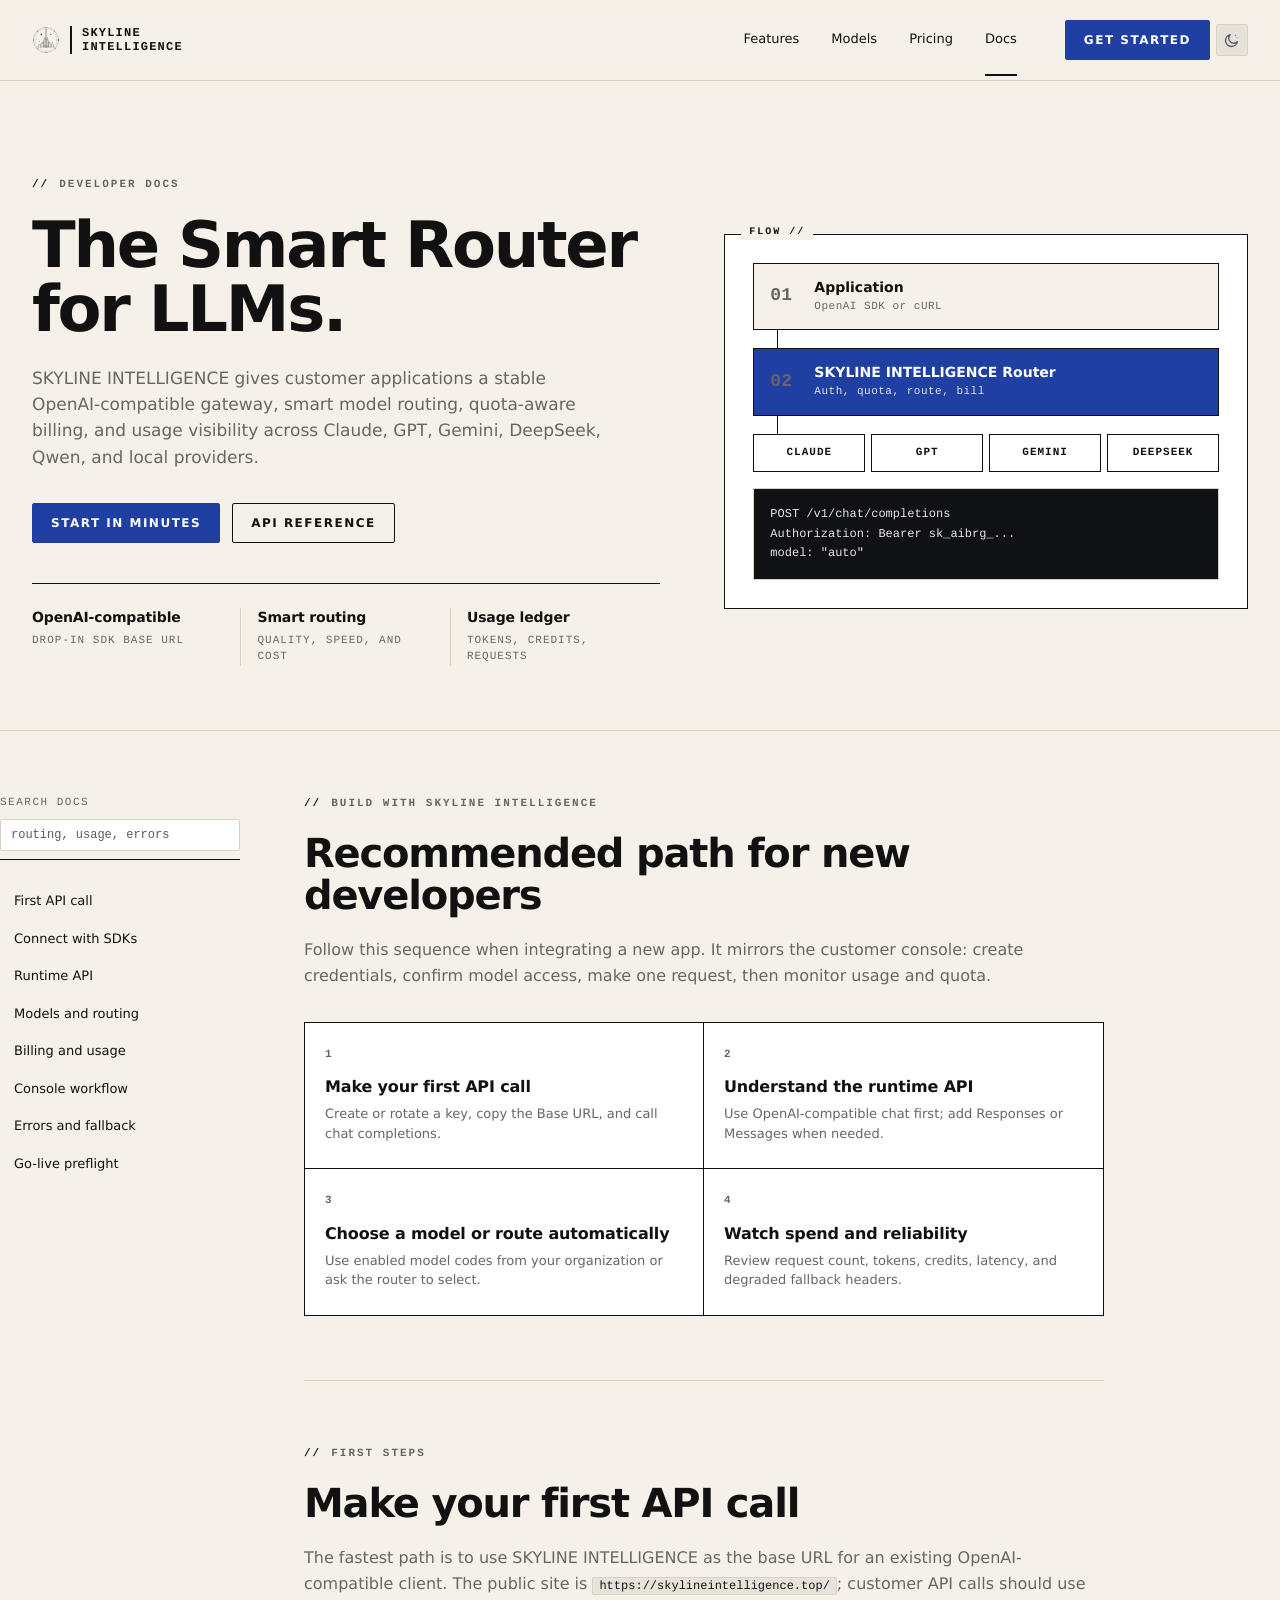
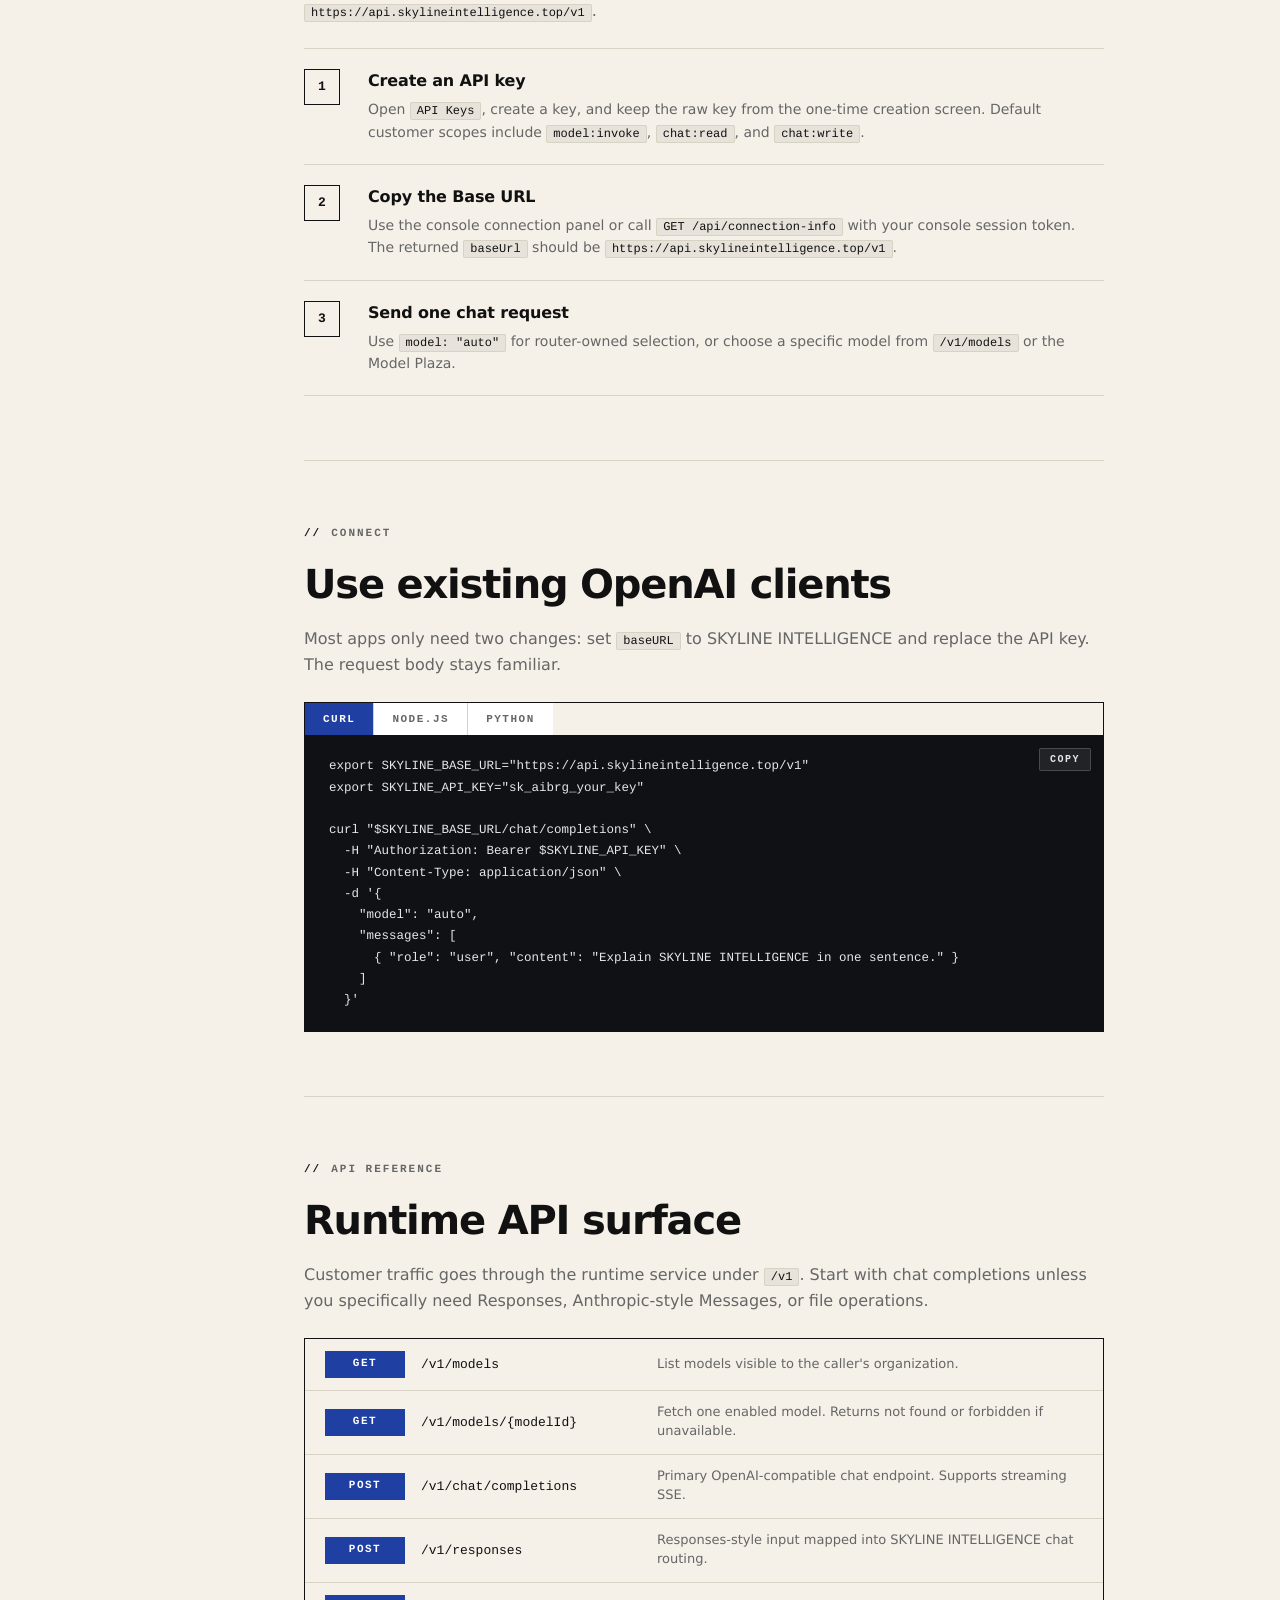
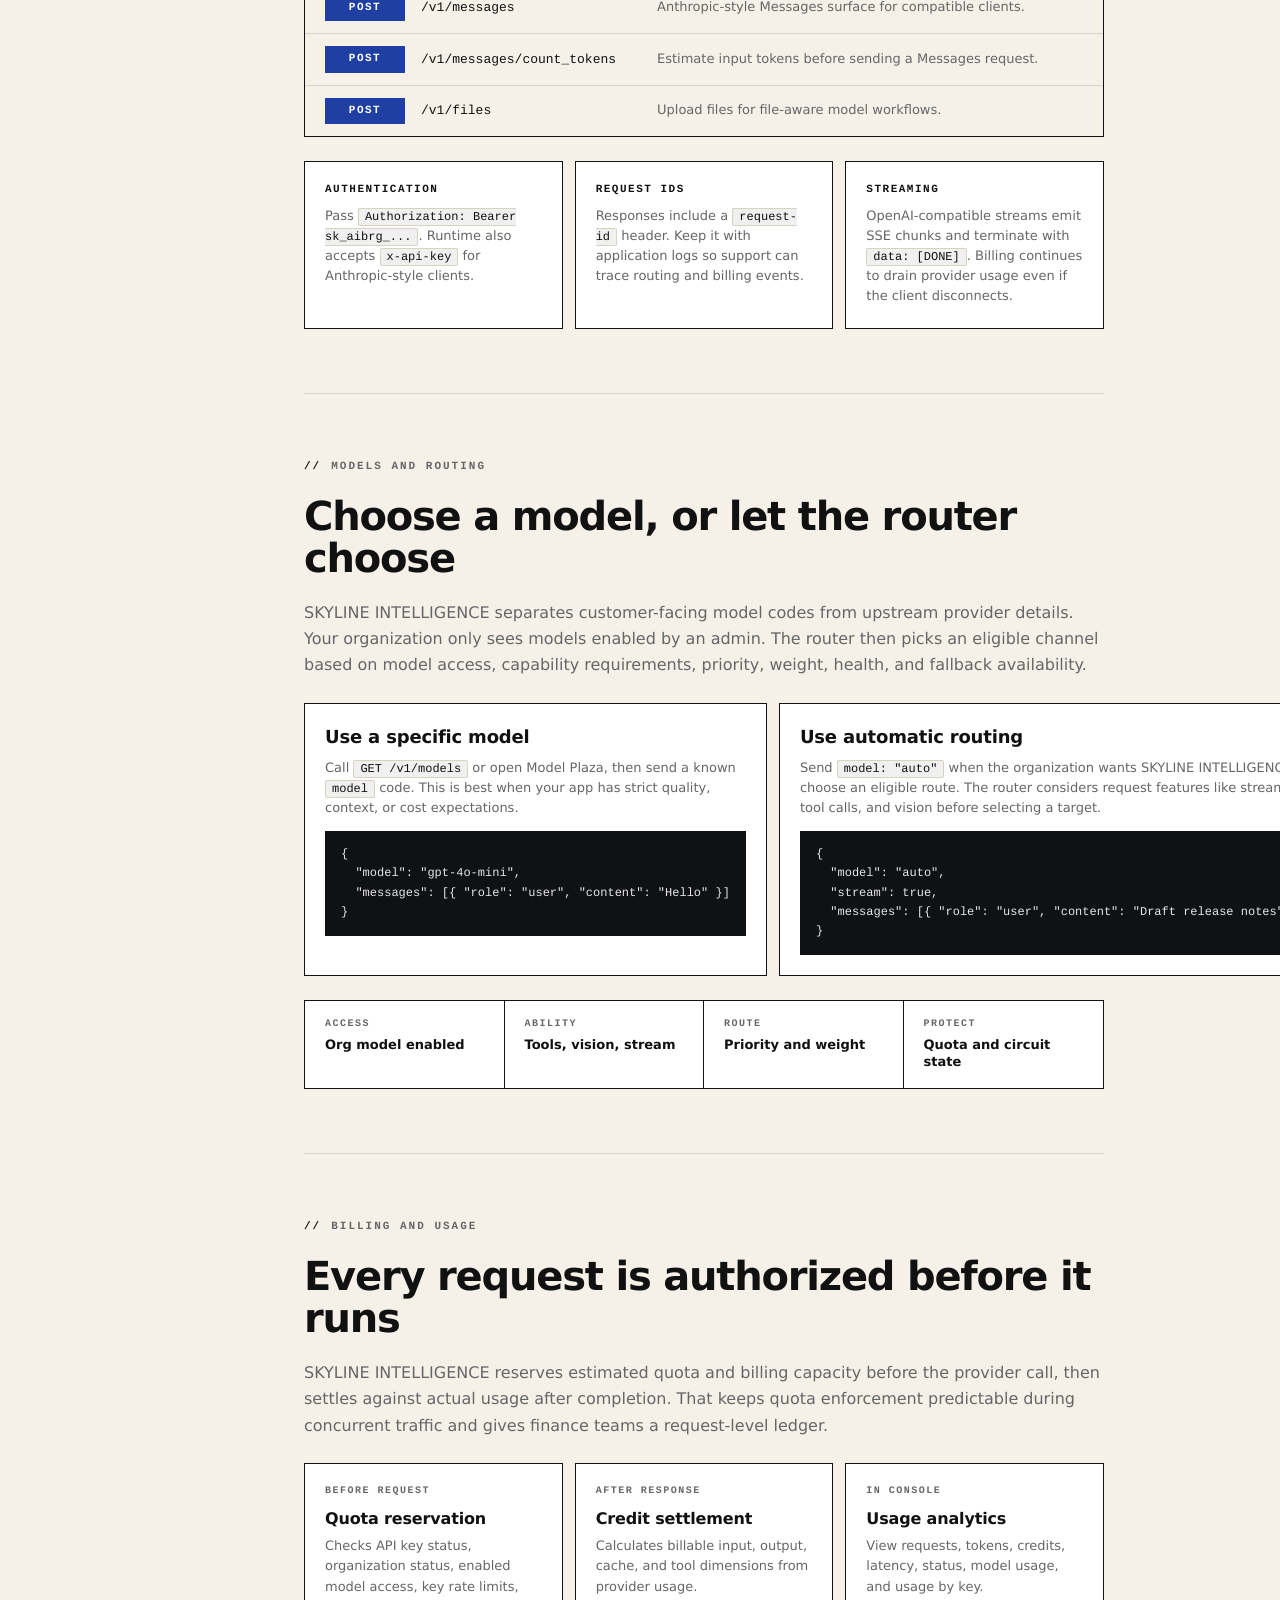
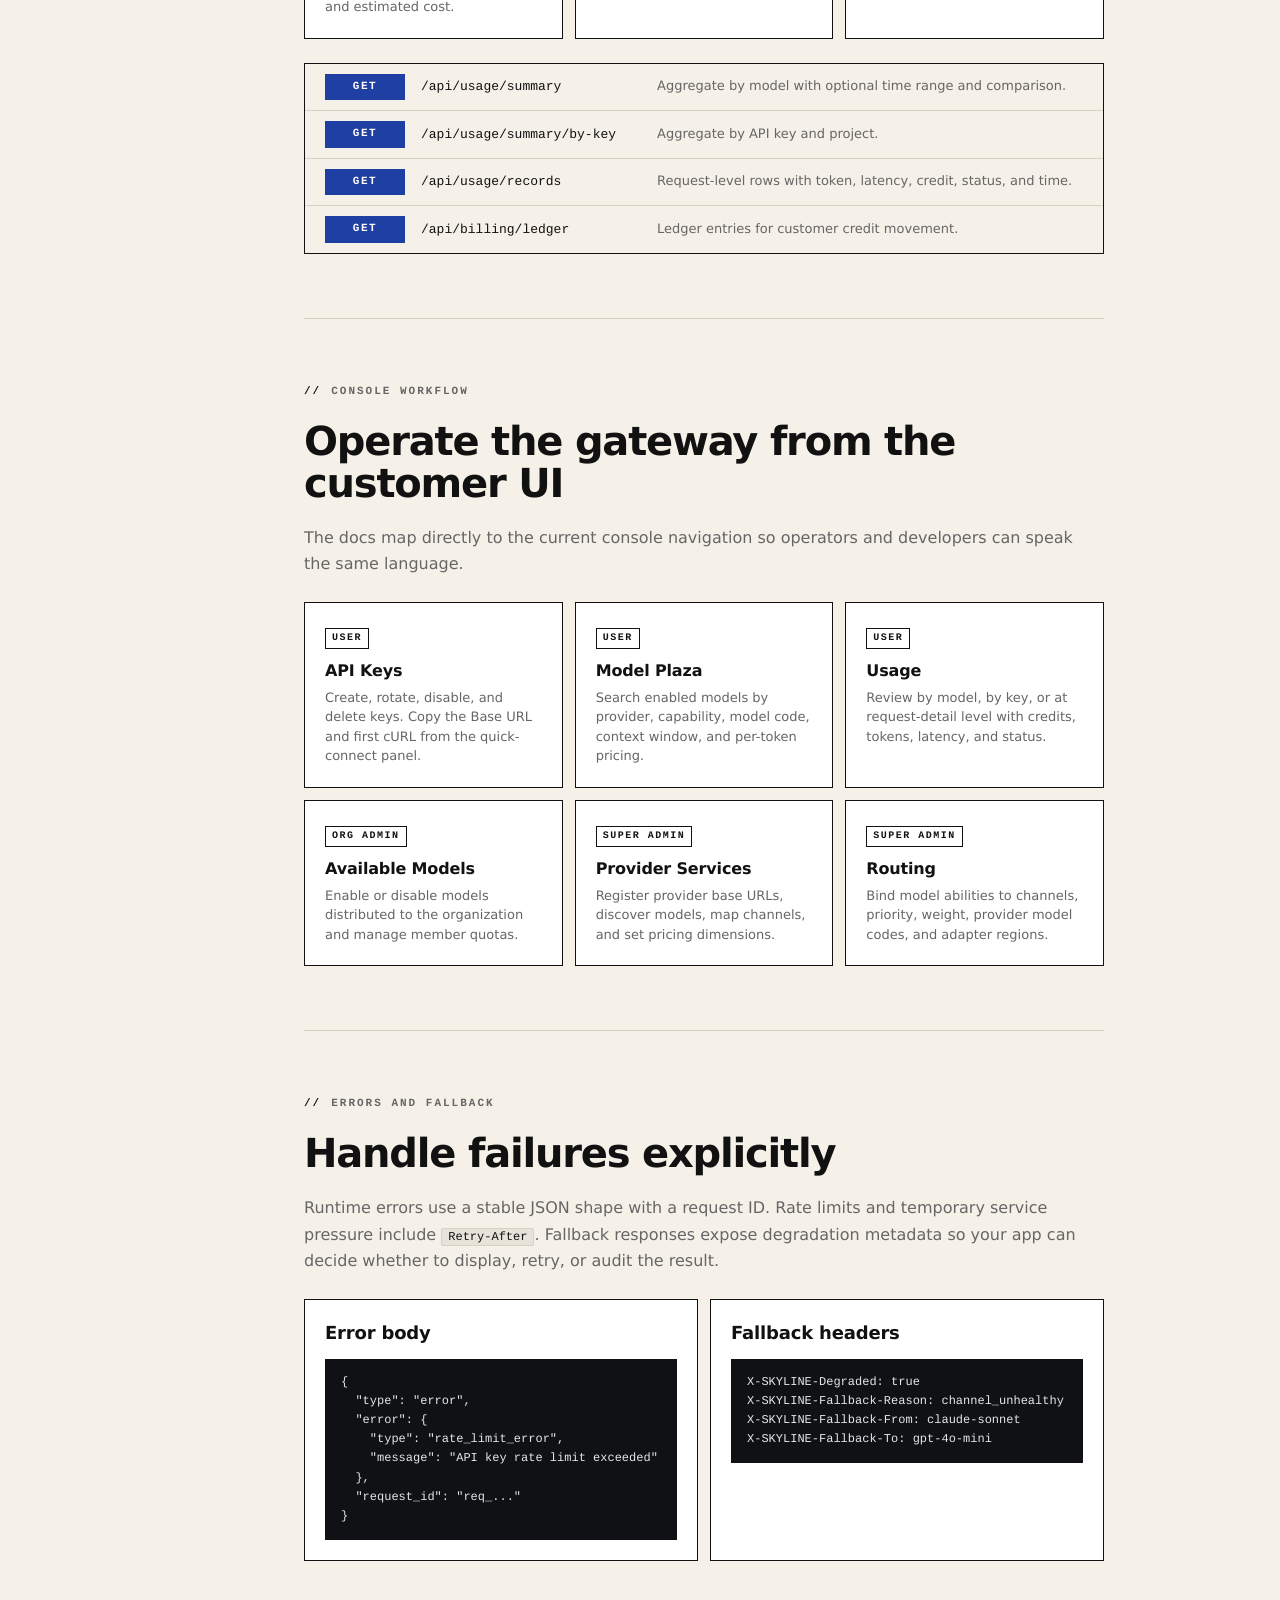
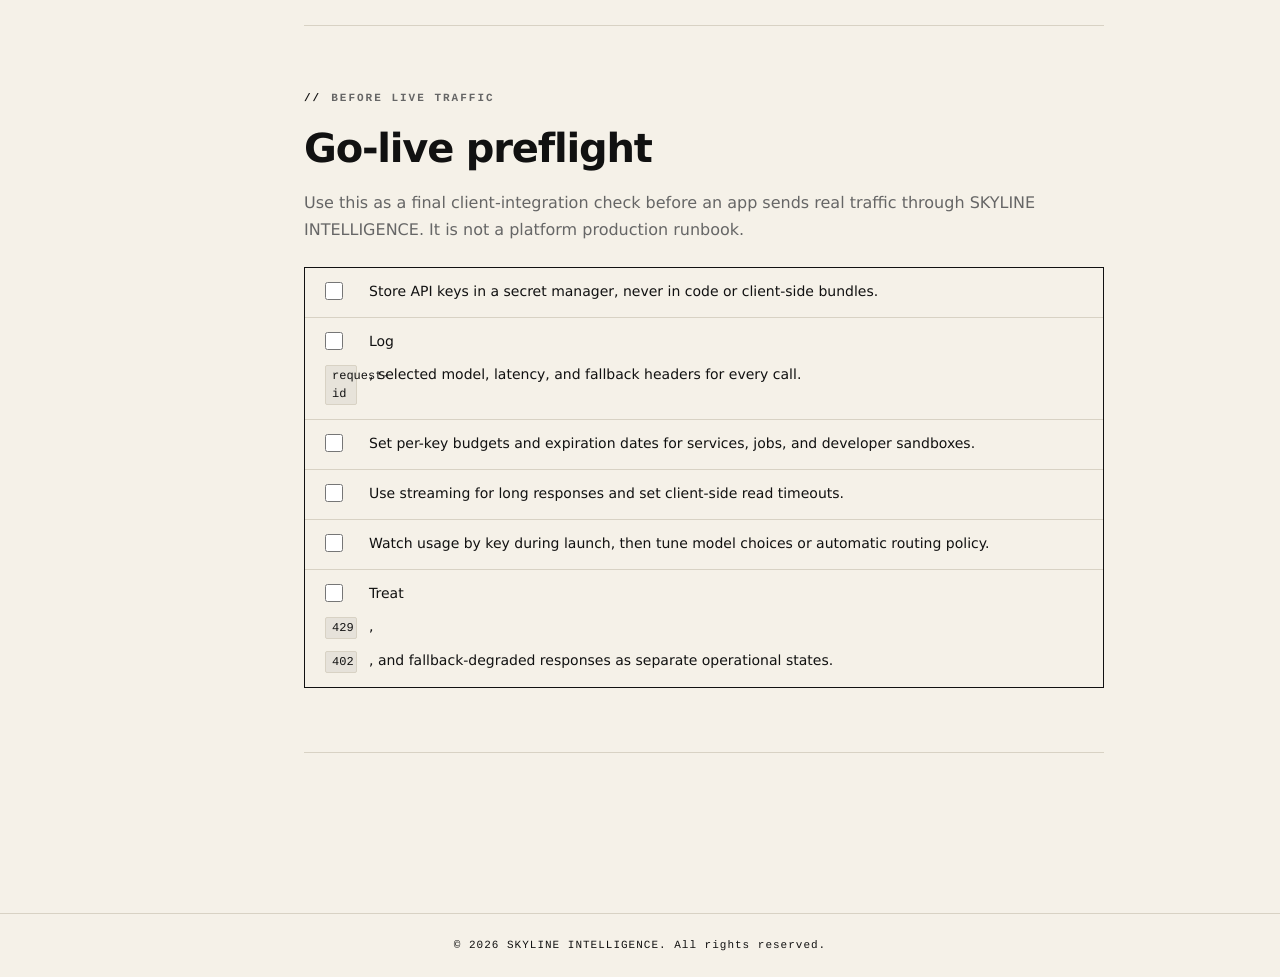
<file: docs.html>
<!DOCTYPE html>
<html lang="en" data-theme="dark">
<head>
  <meta charset="UTF-8">
  <meta name="viewport" content="width=device-width, initial-scale=1.0">
  <meta name="description" content="OpenAI-compatible gateway, smart routing, and usage-aware billing.">
  <meta name="theme-color" content="#0a0c0f" media="(prefers-color-scheme: dark)">
  <meta name="theme-color" content="#f5f1e8" media="(prefers-color-scheme: light)">
  <title>SKYLINE INTELLIGENCE — Docs</title>
  <link rel="icon" type="image/svg+xml" href="./linework-logo/logo-stamp.svg">
  <script>
    /* FOUC-safe theme init */
    (function () {
      try {
        var stored = localStorage.getItem('skyline-theme');
        var prefersLight = window.matchMedia && window.matchMedia('(prefers-color-scheme: light)').matches;
        var theme = stored || (prefersLight ? 'light' : 'dark');
        document.documentElement.setAttribute('data-theme', theme);
      } catch (e) {
        document.documentElement.setAttribute('data-theme', 'dark');
      }
    })();
  </script>
  <style>
    /* === SKYLINE INTELLIGENCE Docs — Dark-first with light fallback === */

    :root {
      --bg: #0a0c0f;
      --ink: #e8e4d8;
      --muted: #888888;
      --dim: #6a6a6a;
      --rule: #1c1f25;
      --card: #13161b;
      --code-bg: #050608;
      --code-ink: #d4d4d4;
      --code-rule: #1f242c;
      --green: #1f3fa3;
      --btn-on-accent: #ffffff;
      --status-bg: var(--bg);
      --status-ink: var(--ink);
      --status-dim: #555;
      --header-bg: rgba(10, 12, 15, 0.88);
      --table-tint: rgba(255, 255, 255, 0.035);
      --code-inline-bg: rgba(255, 255, 255, 0.07);
      --mono: ui-monospace, "JetBrains Mono", "SF Mono", Menlo, Consolas, monospace;
      --sans: ui-sans-serif, system-ui, -apple-system, "Inter", "Segoe UI", sans-serif;
    }
    [data-theme="light"] {
      --bg: #f5f1e8;
      --ink: #111111;
      --muted: #666666;
      --dim: #5a5a5a;
      --rule: #d8d2c4;
      --card: #ffffff;
      --code-bg: #0f1115;
      --code-ink: #e6e6e6;
      --code-rule: #1f242c;
      --green: #1f3fa3;
      --green-hover: #16307f;
      --status-bg: var(--bg);
      --status-ink: var(--ink);
      --status-dim: #555;
      --header-bg: rgba(245, 241, 232, 0.92);
      --table-tint: rgba(0, 0, 0, 0.04);
      --code-inline-bg: rgba(0, 0, 0, 0.06);
    }

    /* === RESET & BASE === */
    /* === Iter 12: Scroll progress bar === */
    .scroll-progress {
      position: fixed;
      top: 0; left: 0; right: 0;
      height: 2px;
      background: var(--green);
      transform-origin: 0 50%;
      transform: scaleX(0);
      z-index: 200;
      transition: transform 80ms linear;
      pointer-events: none;
    }
    /* === Iter 13: Back-to-top button === */
    .back-to-top {
      position: fixed;
      right: 24px; bottom: 24px;
      width: 40px; height: 40px;
      display: flex; align-items: center; justify-content: center;
      background: var(--bg);
      color: var(--ink);
      border: 1px solid var(--ink);
      border-radius: 2px;
      font-family: var(--mono);
      font-size: 14px;
      font-weight: 700;
      cursor: pointer;
      z-index: 90;
      opacity: 0;
      transform: translateY(8px);
      pointer-events: none;
      transition: opacity 240ms ease, transform 240ms ease, background-color 200ms ease, color 200ms ease, border-color 200ms ease;
    }
    .back-to-top.is-visible { opacity: 1; transform: translateY(0); pointer-events: auto; }
    .back-to-top:hover { background: var(--green); color: var(--btn-on-accent); border-color: var(--green); }
    .back-to-top:focus-visible { outline: 2px solid var(--green); outline-offset: 3px; }
    @media (max-width: 640px) { .back-to-top { right: 16px; bottom: 16px; } }
    /* === Iter 14: Skip-to-content link === */
    .skip-link {
      position: fixed;
      top: 8px; left: 8px;
      padding: 8px 14px;
      background: var(--green); color: var(--btn-on-accent);
      font-family: var(--mono);
      font-size: 11px;
      font-weight: 700;
      letter-spacing: 1.5px;
      text-transform: uppercase;
      border: 0;
      z-index: 300;
      transform: translateY(-200%);
      transition: transform 200ms ease;
    }
    .skip-link:focus { transform: translateY(0); outline: 2px solid var(--green); outline-offset: 2px; }

    * { box-sizing: border-box; }
    html { scroll-behavior: smooth; scroll-padding-top: 92px; }
    body {
      margin: 0;
      background: var(--bg);
      color: var(--ink);
      font-family: var(--sans);
      line-height: 1.5;
      -webkit-font-smoothing: antialiased;
      text-rendering: geometricPrecision;
      transition: background-color 320ms ease, color 240ms ease;
    }
    a { color: inherit; text-decoration: none; }
    code, pre, kbd, .mono { font-family: var(--mono); }
    .dim { color: var(--dim); }
    .container { max-width: 1280px; margin: 0 auto; padding: 0 32px; }

    /* === STATUS BAR REMOVED (Iter 17) — kept .status-dot + @keyframes for footer badge === */
    .status-dot {
      display: inline-block;
      width: 6px; height: 6px;
      background: var(--green);
      border-radius: 50%;
      margin-right: 6px;
      vertical-align: 1px;
      box-shadow: 0 0 0 2px rgba(91, 158, 255, 0.2);
      animation: pulse 2.4s ease-in-out infinite;
    }
    [data-theme="light"] .status-dot { box-shadow: 0 0 0 2px rgba(31, 63, 163, 0.2); }
    @keyframes pulse { 0%, 100% { box-shadow: 0 0 0 2px rgba(91, 158, 255, 0.2); } 50% { box-shadow: 0 0 0 4px rgba(91, 158, 255, 0.1); } }

    /* === THEME TOGGLE (icon-only button) === */
    .theme-toggle {
      position: relative;
      display: inline-flex;
      align-items: center;
      justify-content: center;
      width: 32px;
      height: 32px;
      background: var(--code-inline-bg);
      border: 1px solid var(--rule);
      border-radius: 2px;
      color: var(--dim);
      padding: 0;
      cursor: pointer;
      overflow: hidden;
      flex-shrink: 0;
      transition: background 200ms ease, border-color 200ms ease, color 200ms ease;
    }
    .theme-toggle:hover { background: var(--table-tint); border-color: var(--ink); color: var(--ink); }
    .theme-toggle:focus-visible { outline: 2px solid var(--green); outline-offset: 2px; }

    /* Icon swap: dark mode shows sun (click to go light), light mode shows moon (click to go dark) */
    .theme-icon {
      position: absolute;
      transition: opacity 200ms ease, transform 280ms cubic-bezier(.4, 0, .2, 1);
    }
    .theme-toggle .theme-icon[data-icon="moon"] { opacity: 0; transform: rotate(-90deg) scale(0.7); }
    [data-theme="light"] .theme-toggle .theme-icon[data-icon="moon"] { opacity: 1; transform: rotate(0) scale(1); }
    .theme-toggle .theme-icon[data-icon="sun"] { opacity: 1; transform: rotate(0) scale(1); }
    [data-theme="light"] .theme-toggle .theme-icon[data-icon="sun"] { opacity: 0; transform: rotate(90deg) scale(0.7); }

    /* Nav variant — only changes the flex/visual-context, sizing same as base */
    .theme-toggle.theme-toggle-nav { /* no overrides needed; sizing lives on .theme-toggle */ }
    .theme-toggle.theme-toggle-icon { /* marker class */ }

    /* === HEADER === */
    .site-header {
      background: var(--header-bg);
      backdrop-filter: blur(12px);
      -webkit-backdrop-filter: blur(12px);
      border-bottom: 1px solid var(--rule);
      position: sticky; top: 0; z-index: 50;
      transition: background-color 320ms ease, border-color 240ms ease;
    }
    .site-header .container { display: flex; align-items: center; justify-content: space-between; height: 80px; }
    .brand { display: flex; align-items: center; gap: 10px; padding: 4px 6px; margin: -4px -6px; border-radius: 2px; }
    .brand-mark { width: 28px; height: 28px; flex-shrink: 0; display: block; }
    .brand-wordmark {
      color: var(--ink);
      font-family: var(--mono);
      font-size: 12px;
      font-weight: 600;
      line-height: 1.2;
      letter-spacing: 0.1em;
      padding-left: 10px;
      border-left: 2px solid var(--ink);
      flex-shrink: 0;
      display: inline-flex;
      align-items: center;
      transition: color 320ms ease, border-color 320ms ease, transform 280ms cubic-bezier(.4, 0, .2, 1);
      transform-origin: left center;
    }
    .brand-wordmark svg { display: block; }
    .brand:hover .brand-wordmark { transform: scaleX(1.04); color: var(--green); }
    .brand:focus-visible { outline: 2px solid var(--green); outline-offset: 4px; }
    .brand-version {
      display: inline-block;
      font-family: var(--mono);
      font-size: 10px;
      font-weight: 600;
      letter-spacing: 1px;
      color: var(--muted);
      padding-left: 10px;
      margin-left: 4px;
      border-left: 1px solid var(--rule);
      transition: color 200ms ease, border-color 240ms ease;
    }
    .brand:hover .brand-version { color: var(--green); }
    .version-dot {
      display: inline-block;
      width: 6px; height: 6px;
      background: var(--green);
      border-radius: 50%;
      margin-right: 6px;
      vertical-align: middle;
      animation: dot-pulse 2s ease-in-out infinite;
    }
    @keyframes dot-pulse {
      0%, 100% { opacity: 1; transform: scale(1); }
      50% { opacity: 0.35; transform: scale(0.8); }
    }
    @keyframes wm-breathe {
      0%, 100% { opacity: 0.88; }
      50% { opacity: 1; }
    }
    .brand-wordmark { animation: wm-breathe 5.5s ease-in-out infinite; }
    .brand:hover .brand-wordmark { animation: none; }
    @media (max-width: 640px) { .brand-wordmark { display: none; } .brand-version { display: none; } }

    .nav { display: flex; gap: 32px; margin-left: auto; }
    .nav a {
      color: var(--ink);
      font-size: 13px;
      font-weight: 500;
      position: relative;
      padding: 4px 0;
      transition: color 200ms ease;
    }
    .nav a::after {
      content: "";
      position: absolute;
      left: 0; right: 0; bottom: -22px;
      height: 2px;
      background: var(--ink);
      transform: scaleX(0);
      transform-origin: left;
      transition: transform 160ms;
    }
    .nav a:hover::after { transform: scaleX(1); }
    .nav a.is-current::after { transform: scaleX(1); }

    .nav-cta { display: flex; gap: 8px; align-items: center; margin-left: 48px; margin-right: 6px; }

    /* === BUTTONS === */
    .btn {
      display: inline-flex;
      align-items: center;
      justify-content: center;
      padding: 10px 18px;
      font-family: var(--sans);
      font-size: 12px;
      font-weight: 600;
      letter-spacing: 1.5px;
      text-transform: uppercase;
      border-radius: 2px;
      transition: background 200ms ease, color 200ms ease, border-color 200ms ease;
      white-space: nowrap;
      cursor: pointer;
    }
    .btn-primary { background: var(--green); color: var(--btn-on-accent); border: 1px solid var(--green); }
    .btn-primary:hover { background: var(--green-hover); color: var(--btn-on-accent); border-color: var(--green-hover); }
    .btn-ghost { background: transparent; color: var(--ink); border: 1px solid var(--ink); }
    .btn-ghost:hover { background: var(--ink); color: var(--bg); }

    /* === HERO === */
    .hero {
      padding: 96px 0 64px;
      border-bottom: 1px solid var(--rule);
    }
    .hero .container { display: grid; grid-template-columns: 1.2fr 1fr; gap: 64px; align-items: center; }
    @media (max-width: 1000px) { .hero .container { grid-template-columns: 1fr; gap: 40px; } }

    .eyebrow {
      font-family: var(--mono);
      font-size: 11px;
      font-weight: 600;
      letter-spacing: 2px;
      text-transform: uppercase;
      color: var(--muted);
      margin: 0 0 20px;
      display: flex; align-items: center; gap: 10px;
    }
    .eyebrow::before { content: "//"; font-weight: 700; color: var(--ink); }
    .hero h1 {
      font-size: 64px;
      line-height: 1;
      font-weight: 800;
      letter-spacing: -0.035em;
      margin: 0 0 24px;
    }
    .hero-subtitle {
      font-size: 17px;
      line-height: 1.55;
      color: var(--muted);
      margin: 0 0 32px;
      max-width: 580px;
    }
    .hero-actions { display: flex; gap: 12px; margin-bottom: 40px; }

    .hero-stats {
      display: grid;
      grid-template-columns: repeat(3, 1fr);
      border-top: 1px solid var(--ink);
      padding-top: 24px;
    }
    .hero-stats > div { padding-right: 16px; }
    .hero-stats > div:not(:last-child) { border-right: 1px solid var(--rule); padding-right: 16px; }
    .hero-stats > div:not(:first-child) { padding-left: 16px; }
    .hero-stats strong {
      display: block;
      font-size: 14px;
      font-weight: 700;
      margin-bottom: 4px;
      letter-spacing: -0.01em;
    }
    .hero-stats span {
      display: block;
      font-family: var(--mono);
      font-size: 11px;
      letter-spacing: 1px;
      text-transform: uppercase;
      color: var(--muted);
    }

    /* === HERO PANEL (flow card preview) === */
    .hero-panel {
      background: var(--card);
      border: 1px solid var(--ink);
      padding: 28px;
      position: relative;
      transition: background-color 320ms ease, border-color 240ms ease;
    }
    .hero-panel::before {
      content: "FLOW //";
      position: absolute;
      top: -10px; left: 16px;
      background: var(--bg);
      padding: 0 8px;
      font-family: var(--mono);
      font-size: 10px;
      font-weight: 700;
      letter-spacing: 2px;
      color: var(--ink);
      transition: background-color 320ms ease, color 240ms ease;
    }
    .flow-card {
      padding: 14px 16px;
      border: 1px solid var(--ink);
      background: var(--bg);
      display: grid;
      grid-template-columns: 32px 1fr;
      grid-template-rows: auto auto;
      column-gap: 12px;
      align-items: center;
      transition: background-color 320ms ease, border-color 240ms ease;
    }
    .flow-card span {
      grid-row: 1 / 3;
      font-family: var(--mono);
      font-size: 18px;
      font-weight: 700;
      color: var(--muted);
    }
    .flow-card strong { font-size: 14px; font-weight: 700; }
    .flow-card small {
      font-family: var(--mono);
      font-size: 11px;
      color: var(--muted);
      letter-spacing: 0.5px;
    }
    .flow-card.flow-card-router {
      background: var(--green); color: var(--btn-on-accent);
      transition: background-color 320ms ease, color 240ms ease;
    }
    .flow-card.flow-card-router small { color: var(--btn-on-accent); opacity: 0.85; }

    .flow-line {
      height: 18px;
      width: 1px;
      background: var(--ink);
      margin: 0 0 0 24px;
      transition: background-color 320ms ease;
    }
    .flow-grid {
      display: grid;
      grid-template-columns: repeat(4, 1fr);
      gap: 6px;
    }
    .model-pill {
      padding: 10px 12px;
      background: var(--card);
      border: 1px solid var(--ink);
      text-align: center;
      font-family: var(--mono);
      font-size: 11px;
      font-weight: 600;
      letter-spacing: 1px;
      text-transform: uppercase;
      transition: background-color 320ms ease, border-color 240ms ease;
    }
    .hero-panel pre {
      margin: 16px 0 0;
      background: var(--code-bg);
      color: var(--code-ink);
      padding: 16px;
      font-size: 12px;
      line-height: 1.6;
      border: 1px solid var(--rule);
      white-space: pre;
      overflow-x: auto;
      transition: background-color 320ms ease, color 240ms ease, border-color 240ms ease;
    }
    .hero-panel pre code { color: inherit; }

    /* === DOCS LAYOUT (sidebar + content) === */
    .docs-layout {
      display: grid;
      grid-template-columns: 240px 1fr;
      gap: 64px;
      padding: 64px 0 96px;
    }
    @media (max-width: 900px) { .docs-layout { grid-template-columns: 1fr; gap: 32px; } }

    /* sidebar */
    .docs-sidebar {
      position: sticky;
      top: 96px;
      align-self: start;
    }
    @media (max-width: 900px) { .docs-sidebar { position: static; } }
    .search-box {
      display: block;
      font-family: var(--mono);
      font-size: 11px;
      letter-spacing: 1.5px;
      text-transform: uppercase;
      color: var(--muted);
      margin-bottom: 24px;
      padding-bottom: 8px;
      border-bottom: 1px solid var(--ink);
    }
    .search-box input {
      display: block;
      width: 100%;
      margin-top: 8px;
      padding: 8px 10px;
      font-family: var(--mono);
      font-size: 12px;
      letter-spacing: 0;
      text-transform: none;
      color: var(--ink);
      background: var(--card);
      border: 1px solid var(--rule);
      border-radius: 2px;
      outline: none;
      transition: background-color 320ms ease, color 240ms ease, border-color 240ms ease;
    }
    .search-box input::placeholder { color: var(--dim); }
    .search-box input:focus { border-color: var(--ink); }
    .side-nav { display: flex; flex-direction: column; gap: 2px; }
    .side-nav a {
      display: block;
      padding: 8px 12px;
      font-size: 13px;
      font-weight: 500;
      color: var(--ink);
      border-left: 2px solid transparent;
      transition: background 200ms ease, border-color 200ms ease, color 200ms ease;
    }
    .side-nav a:hover { background: var(--card); border-left-color: var(--ink); }

    /* content */
    .docs-content { min-width: 0; max-width: 800px; }
    .doc-section {
      padding: 0 0 64px;
      margin-bottom: 64px;
      border-bottom: 1px solid var(--rule);
    }
    .doc-section:last-child { border-bottom: 0; margin-bottom: 0; }
    .doc-section h2 {
      font-size: 40px;
      line-height: 1.05;
      font-weight: 800;
      letter-spacing: -0.03em;
      margin: 0 0 20px;
    }
    .doc-section p { color: var(--muted); line-height: 1.65; }
    .doc-section p code,
    .doc-card p code,
    .doc-section li p code,
    .note-card p code {
      font-size: 12px;
      padding: 1px 6px;
      background: var(--code-inline-bg);
      border: 1px solid var(--rule);
      border-radius: 2px;
      color: var(--ink);
      transition: background-color 320ms ease, color 240ms ease, border-color 240ms ease;
    }
    .doc-section h3 {
      font-size: 18px;
      font-weight: 700;
      margin: 0 0 8px;
      letter-spacing: -0.01em;
    }

    /* path grid */
    .path-grid {
      display: grid;
      grid-template-columns: repeat(2, 1fr);
      gap: 0;
      border: 1px solid var(--ink);
      margin-top: 32px;
    }
    .path-card {
      padding: 24px 20px;
      border-right: 1px solid var(--ink);
      border-bottom: 1px solid var(--ink);
      background: var(--card);
      display: block;
      color: inherit;
      transition: background-color 280ms ease, border-color 240ms ease;
    }
    .path-card:nth-child(2n) { border-right: 0; }
    .path-card:nth-last-child(-n+2) { border-bottom: 0; }
    .path-card span {
      font-family: var(--mono);
      font-size: 11px;
      font-weight: 700;
      letter-spacing: 1.5px;
      color: var(--muted);
      display: block;
      margin-bottom: 12px;
    }
    .path-card strong { display: block; font-size: 16px; font-weight: 700; margin-bottom: 6px; letter-spacing: -0.01em; }
    .path-card small { display: block; font-size: 13px; color: var(--muted); line-height: 1.5; }
    .path-card:hover { background: var(--bg); }

    /* step list (numbered) */
    .step-list {
      list-style: none;
      padding: 0;
      margin: 24px 0 0;
      counter-reset: step;
    }
    .step-list li {
      display: grid;
      grid-template-columns: 48px 1fr;
      gap: 16px;
      padding: 20px 0;
      border-top: 1px solid var(--rule);
    }
    .step-list li:last-child { border-bottom: 1px solid var(--rule); }
    .step-list li > span {
      grid-row: 1;
      width: 36px; height: 36px;
      border: 1px solid var(--ink);
      display: flex; align-items: center; justify-content: center;
      font-family: var(--mono);
      font-size: 13px;
      font-weight: 700;
    }
    .step-list li > div { grid-row: 1; grid-column: 2; }
    .step-list strong { display: block; font-size: 16px; font-weight: 700; margin-bottom: 6px; letter-spacing: -0.01em; }
    .step-list p { font-size: 14px; line-height: 1.6; margin: 0; }

    /* code tabs */
    .code-tabs { margin: 24px 0 0; }
    .tab-list {
      display: flex;
      gap: 0;
      border: 1px solid var(--ink);
      border-bottom: 0;
    }
    .tab-button {
      flex: 0 0 auto;
      padding: 10px 18px;
      font-family: var(--mono);
      font-size: 11px;
      font-weight: 600;
      letter-spacing: 1.5px;
      text-transform: uppercase;
      color: var(--muted);
      background: var(--card);
      border: 0;
      border-right: 1px solid var(--rule);
      cursor: pointer;
      transition: background 200ms ease, color 200ms ease, border-color 240ms ease;
    }
    .tab-button:last-child { border-right: 0; }
    .tab-button.active { background: var(--green); color: var(--btn-on-accent); }
    .tab-button:hover:not(.active) { background: var(--table-tint); color: var(--ink); }
    .code-panel {
      display: none;
      position: relative;
      background: var(--code-bg);
      color: var(--code-ink);
      border: 1px solid var(--ink);
      transition: background-color 320ms ease, color 240ms ease, border-color 240ms ease;
    }
    .code-panel.active { display: block; }
    .code-panel pre {
      margin: 0;
      padding: 20px 24px;
      font-size: 12.5px;
      line-height: 1.7;
      white-space: pre;
      overflow-x: auto;
    }
    .code-panel pre code { color: inherit; }
    .copy-button {
      position: absolute;
      top: 12px; right: 12px;
      padding: 5px 10px;
      font-family: var(--mono);
      font-size: 10px;
      font-weight: 700;
      letter-spacing: 1.5px;
      text-transform: uppercase;
      color: var(--code-ink);
      background: rgba(255,255,255,0.08);
      border: 1px solid rgba(255,255,255,0.18);
      border-radius: 2px;
      cursor: pointer;
      transition: background 200ms ease, border-color 200ms ease;
    }
    .copy-button:hover { background: rgba(255,255,255,0.18); }

    /* endpoint table */
    .endpoint-table {
      display: grid;
      grid-template-columns: 1fr;
      border: 1px solid var(--ink);
      margin: 24px 0 0;
    }
    .endpoint-table > [role="row"] {
      display: grid;
      grid-template-columns: 80px 220px 1fr;
      align-items: center;
      gap: 16px;
      padding: 12px 20px;
      border-bottom: 1px solid var(--rule);
      font-size: 13px;
      transition: background-color 320ms ease, border-color 240ms ease;
    }
    .endpoint-table > [role="row"]:last-child { border-bottom: 0; }
    .endpoint-table strong[role="cell"] {
      font-family: var(--mono);
      font-size: 11px;
      font-weight: 700;
      letter-spacing: 1.5px;
      color: var(--btn-on-accent);
      text-align: center;
      padding: 4px 0;
      background: var(--green);
      border: 1px solid var(--green);
      transition: background-color 320ms ease, color 240ms ease, border-color 240ms ease;
    }
    .endpoint-table code[role="cell"] {
      font-family: var(--mono);
      font-size: 13px;
      color: var(--ink);
      background: transparent;
      border: 0;
      padding: 0;
    }
    .endpoint-table span[role="cell"] { color: var(--muted); }
    .endpoint-table.compact > [role="row"] { padding: 10px 20px; }
    @media (max-width: 700px) {
      .endpoint-table > [role="row"] { grid-template-columns: 64px 1fr; row-gap: 4px; }
      .endpoint-table span[role="cell"] { grid-column: 2; }
    }

    /* note grid */
    .note-grid {
      display: grid;
      grid-template-columns: repeat(3, 1fr);
      gap: 12px;
      margin: 24px 0 0;
    }
    .note-card {
      padding: 20px;
      background: var(--card);
      border: 1px solid var(--ink);
      transition: background-color 320ms ease, border-color 240ms ease;
    }
    .note-card strong {
      display: block;
      font-family: var(--mono);
      font-size: 11px;
      font-weight: 700;
      letter-spacing: 1.5px;
      text-transform: uppercase;
      margin-bottom: 8px;
    }
    .note-card p { font-size: 13px; line-height: 1.55; margin: 0; }

    @media (max-width: 800px) { .note-grid { grid-template-columns: 1fr; } }

    /* split grid */
    .split-grid {
      display: grid;
      grid-template-columns: 1fr 1fr;
      gap: 12px;
      margin: 24px 0 0;
    }
    .doc-card {
      padding: 20px;
      background: var(--card);
      border: 1px solid var(--ink);
      transition: background-color 320ms ease, border-color 240ms ease;
    }
    .doc-card pre {
      margin: 12px 0 0;
      padding: 14px 16px;
      background: var(--code-bg);
      color: var(--code-ink);
      font-size: 12px;
      line-height: 1.6;
      white-space: pre;
      overflow-x: auto;
      transition: background-color 320ms ease, color 240ms ease;
    }
    .doc-card pre code { color: inherit; }
    .doc-card p { font-size: 13px; line-height: 1.55; margin: 0 0 4px; }
    @media (max-width: 700px) { .split-grid { grid-template-columns: 1fr; } }

    /* routing strip */
    .routing-strip {
      display: grid;
      grid-template-columns: repeat(4, 1fr);
      gap: 0;
      border: 1px solid var(--ink);
      margin: 24px 0 0;
    }
    .routing-strip > div {
      padding: 16px 20px;
      border-right: 1px solid var(--ink);
      background: var(--card);
      transition: background-color 320ms ease, border-color 240ms ease;
    }
    .routing-strip > div:last-child { border-right: 0; }
    .routing-strip span {
      display: block;
      font-family: var(--mono);
      font-size: 10px;
      font-weight: 700;
      letter-spacing: 1.5px;
      text-transform: uppercase;
      color: var(--muted);
      margin-bottom: 6px;
    }
    .routing-strip strong { display: block; font-size: 13px; font-weight: 700; line-height: 1.3; }
    @media (max-width: 700px) { .routing-strip { grid-template-columns: 1fr 1fr; }
      .routing-strip > div:nth-child(2) { border-right: 0; }
      .routing-strip > div:nth-child(1), .routing-strip > div:nth-child(2) { border-bottom: 1px solid var(--ink); }
    }

    /* metric row */
    .metric-row {
      display: grid;
      grid-template-columns: repeat(3, 1fr);
      gap: 12px;
      margin: 24px 0;
    }
    .metric-row > div {
      padding: 20px;
      border: 1px solid var(--ink);
      background: var(--card);
      transition: background-color 320ms ease, border-color 240ms ease;
    }
    .metric-row span {
      display: block;
      font-family: var(--mono);
      font-size: 10px;
      font-weight: 700;
      letter-spacing: 1.5px;
      text-transform: uppercase;
      color: var(--muted);
      margin-bottom: 8px;
    }
    .metric-row strong { display: block; font-size: 16px; font-weight: 700; margin-bottom: 6px; letter-spacing: -0.01em; }
    .metric-row p { font-size: 13px; line-height: 1.55; margin: 0; }
    @media (max-width: 800px) { .metric-row { grid-template-columns: 1fr; } }

    /* console grid */
    .console-grid {
      display: grid;
      grid-template-columns: repeat(3, 1fr);
      gap: 12px;
      margin: 24px 0 0;
    }
    .console-card {
      padding: 20px;
      background: var(--card);
      border: 1px solid var(--ink);
      transition: background-color 320ms ease, border-color 240ms ease;
    }
    .console-card span {
      display: inline-block;
      font-family: var(--mono);
      font-size: 10px;
      font-weight: 700;
      letter-spacing: 1.5px;
      padding: 2px 6px;
      border: 1px solid var(--ink);
      margin-bottom: 10px;
    }
    .console-card strong { display: block; font-size: 16px; font-weight: 700; margin-bottom: 6px; letter-spacing: -0.01em; }
    .console-card p { font-size: 13px; line-height: 1.5; margin: 0; }
    @media (max-width: 800px) { .console-grid { grid-template-columns: 1fr 1fr; } }
    @media (max-width: 540px) { .console-grid { grid-template-columns: 1fr; } }

    /* checklist */
    .checklist {
      display: flex;
      flex-direction: column;
      border: 1px solid var(--ink);
      margin: 24px 0 0;
    }
    .checklist label {
      display: grid;
      grid-template-columns: 32px 1fr;
      gap: 12px;
      padding: 14px 20px;
      border-bottom: 1px solid var(--rule);
      font-size: 14px;
      line-height: 1.5;
      cursor: pointer;
      transition: background 200ms ease, border-color 240ms ease;
    }
    .checklist label:last-child { border-bottom: 0; }
    .checklist label:hover { background: var(--card); }
    .checklist input[type="checkbox"] { width: 18px; height: 18px; margin: 0; cursor: pointer; accent-color: var(--ink); }
    .checklist label code {
      font-size: 12px;
      padding: 1px 6px;
      background: var(--code-inline-bg);
      border: 1px solid var(--rule);
      border-radius: 2px;
    }

    /* empty search */
    .empty-search {
      font-family: var(--mono);
      font-size: 12px;
      color: var(--muted);
      padding: 32px;
      text-align: center;
      border: 1px dashed var(--rule);
    }

    /* === FOOTER === */
    .site-footer {
      background: var(--bg);
      color: var(--ink);
      padding: 24px 0;
      border-top: 1px solid var(--rule);
      font-family: var(--mono);
      font-size: 11px;
      letter-spacing: 1px;
      transition: background-color 320ms ease, color 240ms ease, border-color 240ms ease;
    }
    .site-footer .container { display: flex; justify-content: center; align-items: center; }
    .site-footer .dim { color: var(--muted); }
    .site-footer span { display: block; }

    /* === RESPONSIVE === */
    @media (max-width: 640px) {
      .container { padding: 0 20px; }
      .hero { padding: 64px 0 40px; }
      .hero h1 { font-size: 40px; }
      .doc-section h2 { font-size: 28px; }
      .hero-actions { flex-direction: column; }
      .hero-actions .btn { width: 100%; }
      .nav { display: none; }
      .path-grid { grid-template-columns: 1fr; }
      .path-card { border-right: 0; border-bottom: 1px solid var(--ink); }
      .path-card:last-child { border-bottom: 0; }
      .status-info { display: none; }
    }

    /* === Iter 15: prefers-reduced-motion === */
    @media (prefers-reduced-motion: reduce) {
      *, *::before, *::after {
        animation-duration: 0.001ms !important;
        animation-iteration-count: 1 !important;
        transition-duration: 0.001ms !important;
        scroll-behavior: auto !important;
      }
      .status-dot { animation: none !important; }
      .scroll-progress { transition: none !important; }
      .back-to-top { transition: opacity 0.001ms !important; transform: none !important; }
    }
    html[data-reduced-motion="true"] *,
    html[data-reduced-motion="true"] *::before,
    html[data-reduced-motion="true"] *::after {
      animation-duration: 0.001ms !important;
      animation-iteration-count: 1 !important;
      transition-duration: 0.001ms !important;
    }
    html[data-reduced-motion="true"] .status-dot { animation: none !important; }

    /* === Iter 16: Print stylesheet === */
    @media print {
      :root, [data-theme="light"], [data-theme="dark"] {
        --bg: #ffffff;
        --ink: #000000;
        --muted: #444;
        --dim: #666;
        --rule: #ccc;
        --card: #ffffff;
        --code-bg: #f4f4f4;
        --code-ink: #000;
        --green: #1f3fa3;
      }
      body { background: #fff; color: #000; }
      .scroll-progress, .back-to-top, .skip-link,
      .theme-toggle, .status-dot { display: none !important; }
      .site-header { position: static; background: #fff; border-bottom: 2px solid #000; }
      .docs-sidebar { display: none; }
      .docs-layout { grid-template-columns: 1fr; }
      .hero, .doc-section { padding: 24px 0; page-break-inside: avoid; }
      .hero h1, .doc-section h2 { color: #000; }
      .path-card, .note-card, .doc-card, .console-card, .routing-strip > div,
      .metric-row > div, .endpoint-table, .code-panel, .checklist {
        background: #fff !important; border: 1px solid #000 !important; page-break-inside: avoid;
      }
      .code-panel pre { background: #f4f4f4 !important; color: #000 !important; }
      a { color: #000 !important; text-decoration: underline; }
      .doc-section { border-bottom: 1px solid #000; }
    }
  </style>
</head>
<body>

<!-- ===== Iter 14: Skip-to-content (a11y) ===== -->
<a class="skip-link" href="#main">Skip to content</a>

<!-- ===== Iter 12: Scroll progress bar ===== -->
<div class="scroll-progress" id="scroll-progress" aria-hidden="true"></div>

<!-- ===== STATUS BAR REMOVED (Iter 17) ===== -->

<!-- ===== HEADER ===== -->
<header class="site-header">
  <div class="container">
    <a class="brand" href="./index.html" aria-label="SKYLINE INTELLIGENCE — home">
      <img class="brand-mark"
           src="./linework-logo/logo-skyline-reverse.svg"
           data-logo-light="./linework-logo/logo-skyline.svg"
           data-logo-dark="./linework-logo/logo-skyline-reverse.svg"
           alt="" width="28" height="28">
      <span class="brand-wordmark" aria-label="SKYLINE INTELLIGENCE">SKYLINE<br>INTELLIGENCE</span>
    </a>
    <nav class="nav">
      <a href="https://skylineintelligence.top/#features">Features</a>
      <a href="https://skylineintelligence.top/#models">Models</a>
      <a href="https://skylineintelligence.top/#pricing">Pricing</a>
      <a href="./docs.html" class="is-current">Docs</a>
    </nav>
    <div class="nav-cta">
      <a href="https://skylineintelligence.top/#" class="btn btn-primary">Get Started</a>
    </div>
    <button class="theme-toggle theme-toggle-nav theme-toggle-icon" type="button" data-theme-toggle aria-label="Toggle theme">
      <svg class="theme-icon" data-icon="sun" viewBox="0 0 16 16" width="16" height="16" fill="none" stroke="currentColor" stroke-width="1.4" stroke-linecap="round" stroke-linejoin="round" aria-hidden="true">
        <circle cx="8" cy="8" r="2.6"/>
        <line x1="8" y1="1" x2="8" y2="2.6"/>
        <line x1="8" y1="13.4" x2="8" y2="15"/>
        <line x1="1" y1="8" x2="2.6" y2="8"/>
        <line x1="13.4" y1="8" x2="15" y2="8"/>
        <line x1="2.9" y1="2.9" x2="4.1" y2="4.1"/>
        <line x1="11.9" y1="11.9" x2="13.1" y2="13.1"/>
        <line x1="2.9" y1="13.1" x2="4.1" y2="11.9"/>
        <line x1="11.9" y1="4.1" x2="13.1" y2="2.9"/>
      </svg>
      <svg class="theme-icon" data-icon="moon" viewBox="0 0 16 16" width="16" height="16" fill="none" stroke="currentColor" stroke-width="1.4" stroke-linecap="round" stroke-linejoin="round" aria-hidden="true">
        <path d="M13.4 9.8 A 6 6 0 1 1 6.2 2.6 A 4.4 4.4 0 0 0 13.4 9.8 Z"/>
        <circle cx="11.5" cy="3.2" r="0.5" fill="currentColor" stroke="none"/>
        <circle cx="13" cy="5.4" r="0.4" fill="currentColor" stroke="none"/>
      </svg>
    </button>
  </div>
</header>

<main>
  <!-- ===== HERO ===== -->
  <section class="hero" id="main" tabindex="-1">
    <div class="container">
      <div class="hero-copy">
        <p class="eyebrow">Developer docs</p>
        <h1>The Smart Router for LLMs.</h1>
        <p class="hero-subtitle">SKYLINE INTELLIGENCE gives customer applications a stable OpenAI-compatible gateway, smart model routing, quota-aware billing, and usage visibility across Claude, GPT, Gemini, DeepSeek, Qwen, and local providers.</p>
        <div class="hero-actions">
          <a class="btn btn-primary" href="#quickstart">Start in minutes</a>
          <a class="btn btn-ghost" href="#api-reference">API reference</a>
        </div>
        <div class="hero-stats" aria-label="SKYLINE INTELLIGENCE product signals">
          <div>
            <strong>OpenAI-compatible</strong>
            <span>Drop-in SDK base URL</span>
          </div>
          <div>
            <strong>Smart routing</strong>
            <span>Quality, speed, and cost</span>
          </div>
          <div>
            <strong>Usage ledger</strong>
            <span>Tokens, credits, requests</span>
          </div>
        </div>
      </div>
      <div class="hero-panel" aria-label="SKYLINE INTELLIGENCE request flow preview">
        <div class="flow-card flow-card-source">
          <span>01</span>
          <strong>Application</strong>
          <small>OpenAI SDK or cURL</small>
        </div>
        <div class="flow-line"></div>
        <div class="flow-card flow-card-router">
          <span>02</span>
          <strong>SKYLINE INTELLIGENCE Router</strong>
          <small>Auth, quota, route, bill</small>
        </div>
        <div class="flow-line"></div>
        <div class="flow-grid">
          <div class="model-pill">Claude</div>
          <div class="model-pill">GPT</div>
          <div class="model-pill">Gemini</div>
          <div class="model-pill">DeepSeek</div>
        </div>
        <pre><code>POST /v1/chat/completions
Authorization: Bearer sk_aibrg_...
model: "auto"</code></pre>
      </div>
    </div>
  </section>

  <!-- ===== DOCS LAYOUT ===== -->
  <section class="docs-layout" id="overview">
    <aside class="docs-sidebar" aria-label="Documentation sections">
      <label class="search-box">
        <span>Search docs</span>
        <input type="search" id="docs-search" placeholder="routing, usage, errors">
      </label>
      <nav class="side-nav">
        <a href="#quickstart">First API call</a>
        <a href="#connect">Connect with SDKs</a>
        <a href="#api-reference">Runtime API</a>
        <a href="#models">Models and routing</a>
        <a href="#billing">Billing and usage</a>
        <a href="#console">Console workflow</a>
        <a href="#errors">Errors and fallback</a>
        <a href="#checklist">Go-live preflight</a>
      </nav>
    </aside>

    <div class="docs-content">
      <section class="doc-section intro-section" data-searchable="docs overview one api smart router openai compatible">
        <p class="eyebrow">Build with SKYLINE INTELLIGENCE</p>
        <h2>Recommended path for new developers</h2>
        <p>Follow this sequence when integrating a new app. It mirrors the customer console: create credentials, confirm model access, make one request, then monitor usage and quota.</p>
        <div class="path-grid">
          <a class="path-card" href="#quickstart">
            <span>1</span>
            <strong>Make your first API call</strong>
            <small>Create or rotate a key, copy the Base URL, and call chat completions.</small>
          </a>
          <a class="path-card" href="#api-reference">
            <span>2</span>
            <strong>Understand the runtime API</strong>
            <small>Use OpenAI-compatible chat first; add Responses or Messages when needed.</small>
          </a>
          <a class="path-card" href="#models">
            <span>3</span>
            <strong>Choose a model or route automatically</strong>
            <small>Use enabled model codes from your organization or ask the router to select.</small>
          </a>
          <a class="path-card" href="#billing">
            <span>4</span>
            <strong>Watch spend and reliability</strong>
            <small>Review request count, tokens, credits, latency, and degraded fallback headers.</small>
          </a>
        </div>
      </section>

      <section class="doc-section" id="quickstart" data-searchable="quickstart first api call create key base url curl">
        <p class="eyebrow">First steps</p>
        <h2>Make your first API call</h2>
        <p>The fastest path is to use SKYLINE INTELLIGENCE as the base URL for an existing OpenAI-compatible client. The public site is <code>https://skylineintelligence.top/</code>; customer API calls should use <code>https://api.skylineintelligence.top/v1</code>.</p>
        <ol class="step-list">
          <li>
            <span>1</span>
            <div>
              <strong>Create an API key</strong>
              <p>Open <code>API Keys</code>, create a key, and keep the raw key from the one-time creation screen. Default customer scopes include <code>model:invoke</code>, <code>chat:read</code>, and <code>chat:write</code>.</p>
            </div>
          </li>
          <li>
            <span>2</span>
            <div>
              <strong>Copy the Base URL</strong>
              <p>Use the console connection panel or call <code>GET /api/connection-info</code> with your console session token. The returned <code>baseUrl</code> should be <code>https://api.skylineintelligence.top/v1</code>.</p>
            </div>
          </li>
          <li>
            <span>3</span>
            <div>
              <strong>Send one chat request</strong>
              <p>Use <code>model: "auto"</code> for router-owned selection, or choose a specific model from <code>/v1/models</code> or the Model Plaza.</p>
            </div>
          </li>
        </ol>
      </section>

      <section class="doc-section" id="connect" data-searchable="sdk curl python node javascript openai compatible">
        <p class="eyebrow">Connect</p>
        <h2>Use existing OpenAI clients</h2>
        <p>Most apps only need two changes: set <code>baseURL</code> to SKYLINE INTELLIGENCE and replace the API key. The request body stays familiar.</p>

        <div class="code-tabs" aria-label="API examples">
          <div class="tab-list" role="tablist">
            <button class="tab-button active" type="button" data-tab="curl" role="tab" aria-selected="true">cURL</button>
            <button class="tab-button" type="button" data-tab="node" role="tab" aria-selected="false">Node.js</button>
            <button class="tab-button" type="button" data-tab="python" role="tab" aria-selected="false">Python</button>
          </div>
          <div class="code-panel active" data-panel="curl">
            <button class="copy-button" type="button" data-copy-target="curl-code">Copy</button>
            <pre id="curl-code"><code>export SKYLINE_BASE_URL="https://api.skylineintelligence.top/v1"
export SKYLINE_API_KEY="sk_aibrg_your_key"

curl "$SKYLINE_BASE_URL/chat/completions" \
  -H "Authorization: Bearer $SKYLINE_API_KEY" \
  -H "Content-Type: application/json" \
  -d '{
    "model": "auto",
    "messages": [
      { "role": "user", "content": "Explain SKYLINE INTELLIGENCE in one sentence." }
    ]
  }'</code></pre>
          </div>
          <div class="code-panel" data-panel="node">
            <button class="copy-button" type="button" data-copy-target="node-code">Copy</button>
            <pre id="node-code"><code>import OpenAI from "openai";

const client = new OpenAI({
  apiKey: process.env.SKYLINE_API_KEY,
  baseURL: process.env.SKYLINE_BASE_URL
});

const response = await client.chat.completions.create({
  model: "auto",
  messages: [
    { role: "user", content: "Write a launch checklist." }
  ],
  stream: false
});

process.stdout.write(response.choices[0].message.content);</code></pre>
          </div>
          <div class="code-panel" data-panel="python">
            <button class="copy-button" type="button" data-copy-target="python-code">Copy</button>
            <pre id="python-code"><code>from openai import OpenAI
import os

client = OpenAI(
    api_key=os.environ["SKYLINE_API_KEY"],
    base_url=os.environ["SKYLINE_BASE_URL"],
)

response = client.chat.completions.create(
    model="auto",
    messages=[
        {"role": "user", "content": "Summarize this product for a CTO."}
    ],
)

print(response.choices[0].message.content)</code></pre>
          </div>
        </div>
      </section>

      <section class="doc-section" id="api-reference" data-searchable="api reference endpoints runtime chat completions responses messages files models">
        <p class="eyebrow">API reference</p>
        <h2>Runtime API surface</h2>
        <p>Customer traffic goes through the runtime service under <code>/v1</code>. Start with chat completions unless you specifically need Responses, Anthropic-style Messages, or file operations.</p>
        <div class="endpoint-table" role="table" aria-label="SKYLINE INTELLIGENCE runtime endpoints">
          <div role="row">
            <strong role="cell">GET</strong>
            <code role="cell">/v1/models</code>
            <span role="cell">List models visible to the caller's organization.</span>
          </div>
          <div role="row">
            <strong role="cell">GET</strong>
            <code role="cell">/v1/models/{modelId}</code>
            <span role="cell">Fetch one enabled model. Returns not found or forbidden if unavailable.</span>
          </div>
          <div role="row">
            <strong role="cell">POST</strong>
            <code role="cell">/v1/chat/completions</code>
            <span role="cell">Primary OpenAI-compatible chat endpoint. Supports streaming SSE.</span>
          </div>
          <div role="row">
            <strong role="cell">POST</strong>
            <code role="cell">/v1/responses</code>
            <span role="cell">Responses-style input mapped into SKYLINE INTELLIGENCE chat routing.</span>
          </div>
          <div role="row">
            <strong role="cell">POST</strong>
            <code role="cell">/v1/messages</code>
            <span role="cell">Anthropic-style Messages surface for compatible clients.</span>
          </div>
          <div role="row">
            <strong role="cell">POST</strong>
            <code role="cell">/v1/messages/count_tokens</code>
            <span role="cell">Estimate input tokens before sending a Messages request.</span>
          </div>
          <div role="row">
            <strong role="cell">POST</strong>
            <code role="cell">/v1/files</code>
            <span role="cell">Upload files for file-aware model workflows.</span>
          </div>
        </div>

        <div class="note-grid">
          <div class="note-card">
            <strong>Authentication</strong>
            <p>Pass <code>Authorization: Bearer sk_aibrg_...</code>. Runtime also accepts <code>x-api-key</code> for Anthropic-style clients.</p>
          </div>
          <div class="note-card">
            <strong>Request IDs</strong>
            <p>Responses include a <code>request-id</code> header. Keep it with application logs so support can trace routing and billing events.</p>
          </div>
          <div class="note-card">
            <strong>Streaming</strong>
            <p>OpenAI-compatible streams emit SSE chunks and terminate with <code>data: [DONE]</code>. Billing continues to drain provider usage even if the client disconnects.</p>
          </div>
        </div>
      </section>

      <section class="doc-section" id="models" data-searchable="models routing auto route model plaza provider fallback vision tools streaming">
        <p class="eyebrow">Models and routing</p>
        <h2>Choose a model, or let the router choose</h2>
        <p>SKYLINE INTELLIGENCE separates customer-facing model codes from upstream provider details. Your organization only sees models enabled by an admin. The router then picks an eligible channel based on model access, capability requirements, priority, weight, health, and fallback availability.</p>
        <div class="split-grid">
          <div class="doc-card">
            <h3>Use a specific model</h3>
            <p>Call <code>GET /v1/models</code> or open Model Plaza, then send a known <code>model</code> code. This is best when your app has strict quality, context, or cost expectations.</p>
            <pre><code>{
  "model": "gpt-4o-mini",
  "messages": [{ "role": "user", "content": "Hello" }]
}</code></pre>
          </div>
          <div class="doc-card">
            <h3>Use automatic routing</h3>
            <p>Send <code>model: "auto"</code> when the organization wants SKYLINE INTELLIGENCE to choose an eligible route. The router considers request features like streaming, tool calls, and vision before selecting a target.</p>
            <pre><code>{
  "model": "auto",
  "stream": true,
  "messages": [{ "role": "user", "content": "Draft release notes" }]
}</code></pre>
          </div>
        </div>
        <div class="routing-strip" aria-label="Routing stages">
          <div><span>Access</span><strong>Org model enabled</strong></div>
          <div><span>Ability</span><strong>Tools, vision, stream</strong></div>
          <div><span>Route</span><strong>Priority and weight</strong></div>
          <div><span>Protect</span><strong>Quota and circuit state</strong></div>
        </div>
      </section>

      <section class="doc-section" id="billing" data-searchable="billing usage credits quota ledger budget usage summary api keys">
        <p class="eyebrow">Billing and usage</p>
        <h2>Every request is authorized before it runs</h2>
        <p>SKYLINE INTELLIGENCE reserves estimated quota and billing capacity before the provider call, then settles against actual usage after completion. That keeps quota enforcement predictable during concurrent traffic and gives finance teams a request-level ledger.</p>
        <div class="metric-row">
          <div>
            <span>Before request</span>
            <strong>Quota reservation</strong>
            <p>Checks API key status, organization status, enabled model access, key rate limits, and estimated cost.</p>
          </div>
          <div>
            <span>After response</span>
            <strong>Credit settlement</strong>
            <p>Calculates billable input, output, cache, and tool dimensions from provider usage.</p>
          </div>
          <div>
            <span>In console</span>
            <strong>Usage analytics</strong>
            <p>View requests, tokens, credits, latency, status, model usage, and usage by key.</p>
          </div>
        </div>
        <div class="endpoint-table compact" role="table" aria-label="Customer usage endpoints">
          <div role="row"><strong role="cell">GET</strong><code role="cell">/api/usage/summary</code><span role="cell">Aggregate by model with optional time range and comparison.</span></div>
          <div role="row"><strong role="cell">GET</strong><code role="cell">/api/usage/summary/by-key</code><span role="cell">Aggregate by API key and project.</span></div>
          <div role="row"><strong role="cell">GET</strong><code role="cell">/api/usage/records</code><span role="cell">Request-level rows with token, latency, credit, status, and time.</span></div>
          <div role="row"><strong role="cell">GET</strong><code role="cell">/api/billing/ledger</code><span role="cell">Ledger entries for customer credit movement.</span></div>
        </div>
      </section>

      <section class="doc-section" id="console" data-searchable="console api keys model plaza usage org admin super admin provider channel">
        <p class="eyebrow">Console workflow</p>
        <h2>Operate the gateway from the customer UI</h2>
        <p>The docs map directly to the current console navigation so operators and developers can speak the same language.</p>
        <div class="console-grid">
          <div class="console-card">
            <span>USER</span>
            <strong>API Keys</strong>
            <p>Create, rotate, disable, and delete keys. Copy the Base URL and first cURL from the quick-connect panel.</p>
          </div>
          <div class="console-card">
            <span>USER</span>
            <strong>Model Plaza</strong>
            <p>Search enabled models by provider, capability, model code, context window, and per-token pricing.</p>
          </div>
          <div class="console-card">
            <span>USER</span>
            <strong>Usage</strong>
            <p>Review by model, by key, or at request-detail level with credits, tokens, latency, and status.</p>
          </div>
          <div class="console-card">
            <span>ORG ADMIN</span>
            <strong>Available Models</strong>
            <p>Enable or disable models distributed to the organization and manage member quotas.</p>
          </div>
          <div class="console-card">
            <span>SUPER ADMIN</span>
            <strong>Provider Services</strong>
            <p>Register provider base URLs, discover models, map channels, and set pricing dimensions.</p>
          </div>
          <div class="console-card">
            <span>SUPER ADMIN</span>
            <strong>Routing</strong>
            <p>Bind model abilities to channels, priority, weight, provider model codes, and adapter regions.</p>
          </div>
        </div>
      </section>

      <section class="doc-section" id="errors" data-searchable="errors fallback degraded retry after request id rate limit insufficient balance">
        <p class="eyebrow">Errors and fallback</p>
        <h2>Handle failures explicitly</h2>
        <p>Runtime errors use a stable JSON shape with a request ID. Rate limits and temporary service pressure include <code>Retry-After</code>. Fallback responses expose degradation metadata so your app can decide whether to display, retry, or audit the result.</p>
        <div class="split-grid">
          <div class="doc-card">
            <h3>Error body</h3>
            <pre><code>{
  "type": "error",
  "error": {
    "type": "rate_limit_error",
    "message": "API key rate limit exceeded"
  },
  "request_id": "req_..."
}</code></pre>
          </div>
          <div class="doc-card">
            <h3>Fallback headers</h3>
            <pre><code>X-SKYLINE-Degraded: true
X-SKYLINE-Fallback-Reason: channel_unhealthy
X-SKYLINE-Fallback-From: claude-sonnet
X-SKYLINE-Fallback-To: gpt-4o-mini</code></pre>
          </div>
        </div>
      </section>

      <section class="doc-section" id="checklist" data-searchable="go live preflight integration api key logging quota retries">
        <p class="eyebrow">Before live traffic</p>
        <h2>Go-live preflight</h2>
        <p>Use this as a final client-integration check before an app sends real traffic through SKYLINE INTELLIGENCE. It is not a platform production runbook.</p>
        <div class="checklist">
          <label><input type="checkbox"> Store API keys in a secret manager, never in code or client-side bundles.</label>
          <label><input type="checkbox"> Log <code>request-id</code>, selected model, latency, and fallback headers for every call.</label>
          <label><input type="checkbox"> Set per-key budgets and expiration dates for services, jobs, and developer sandboxes.</label>
          <label><input type="checkbox"> Use streaming for long responses and set client-side read timeouts.</label>
          <label><input type="checkbox"> Watch usage by key during launch, then tune model choices or automatic routing policy.</label>
          <label><input type="checkbox"> Treat <code>429</code>, <code>402</code>, and fallback-degraded responses as separate operational states.</label>
        </div>
      </section>

      <p class="empty-search" hidden>No docs sections match that search.</p>
    </div>
  </section>
</main>

<!-- ===== FOOTER ===== -->
<footer class="site-footer">
  <div class="container">
    <span>© 2026 SKYLINE INTELLIGENCE. All rights reserved.</span>
  </div>
</footer>

<script>
  /* === Theme management === */
  (function () {
    var root = document.documentElement;
    var toggle = document.querySelector('[data-theme-toggle]');
    if (!toggle) return;

    function syncToggleUI(theme) {
      /* Icon-only toggle: CSS swaps sun/moon based on [data-theme]; nothing to sync here. */
    }

    function swapLogos(theme) {
      document.querySelectorAll('.brand-mark').forEach(function (img) {
        var target = theme === 'dark' ? img.dataset.logoDark : img.dataset.logoLight;
        if (target && img.getAttribute('src') !== target) img.src = target;
      });
    }

    function setTheme(theme) {
      root.setAttribute('data-theme', theme);
      syncToggleUI(theme);
      swapLogos(theme);
      try { localStorage.setItem('skyline-theme', theme); } catch (e) {}
    }

    toggle.addEventListener('click', function () {
      var current = root.getAttribute('data-theme') || 'dark';
      setTheme(current === 'dark' ? 'light' : 'dark');
    });

    var initial = root.getAttribute('data-theme') || 'dark';
    syncToggleUI(initial);
    swapLogos(initial);

    if (window.matchMedia) {
      var mq = window.matchMedia('(prefers-color-scheme: light)');
      mq.addEventListener && mq.addEventListener('change', function (e) {
        try { if (!localStorage.getItem('skyline-theme')) setTheme(e.matches ? 'light' : 'dark'); } catch (err) {}
      });
    }
  })();
</script>
<!-- ===== Iter 13: Back-to-top + Iter 12: scroll progress ===== -->
<button class="back-to-top" type="button" id="back-to-top" aria-label="Back to top" onclick="window.scrollTo({top:0, behavior:'smooth'});">↑</button>

<script src="./app.js"></script>
<script>
  /* === Iter 17: docs page scroll UX (status bar removed) === */
  (function () {
    var progressEl = document.getElementById('scroll-progress');
    var backTop = document.getElementById('back-to-top');

    function tickScroll() {
      var h = document.documentElement;
      var b = document.body;
      var st = window.pageYOffset || h.scrollTop || b.scrollTop || 0;
      var sh = (h.scrollHeight || b.scrollHeight) - h.clientHeight;
      var pct = sh > 0 ? Math.min(1, st / sh) : 0;
      if (progressEl) progressEl.style.transform = 'scaleX(' + pct + ')';
      if (backTop) {
        if (st > 480) backTop.classList.add('is-visible');
        else backTop.classList.remove('is-visible');
      }
    }
    tickScroll();
    window.addEventListener('scroll', tickScroll, { passive: true });

    /* Reduced motion */
    if (window.matchMedia) {
      var reduced = window.matchMedia('(prefers-reduced-motion: reduce)');
      document.documentElement.dataset.reducedMotion = reduced.matches ? 'true' : 'false';
      if (reduced.addEventListener) {
        reduced.addEventListener('change', function (e) {
          document.documentElement.dataset.reducedMotion = e.matches ? 'true' : 'false';
        });
      }
    }
  })();
</script>
</body>
</html>
</file>
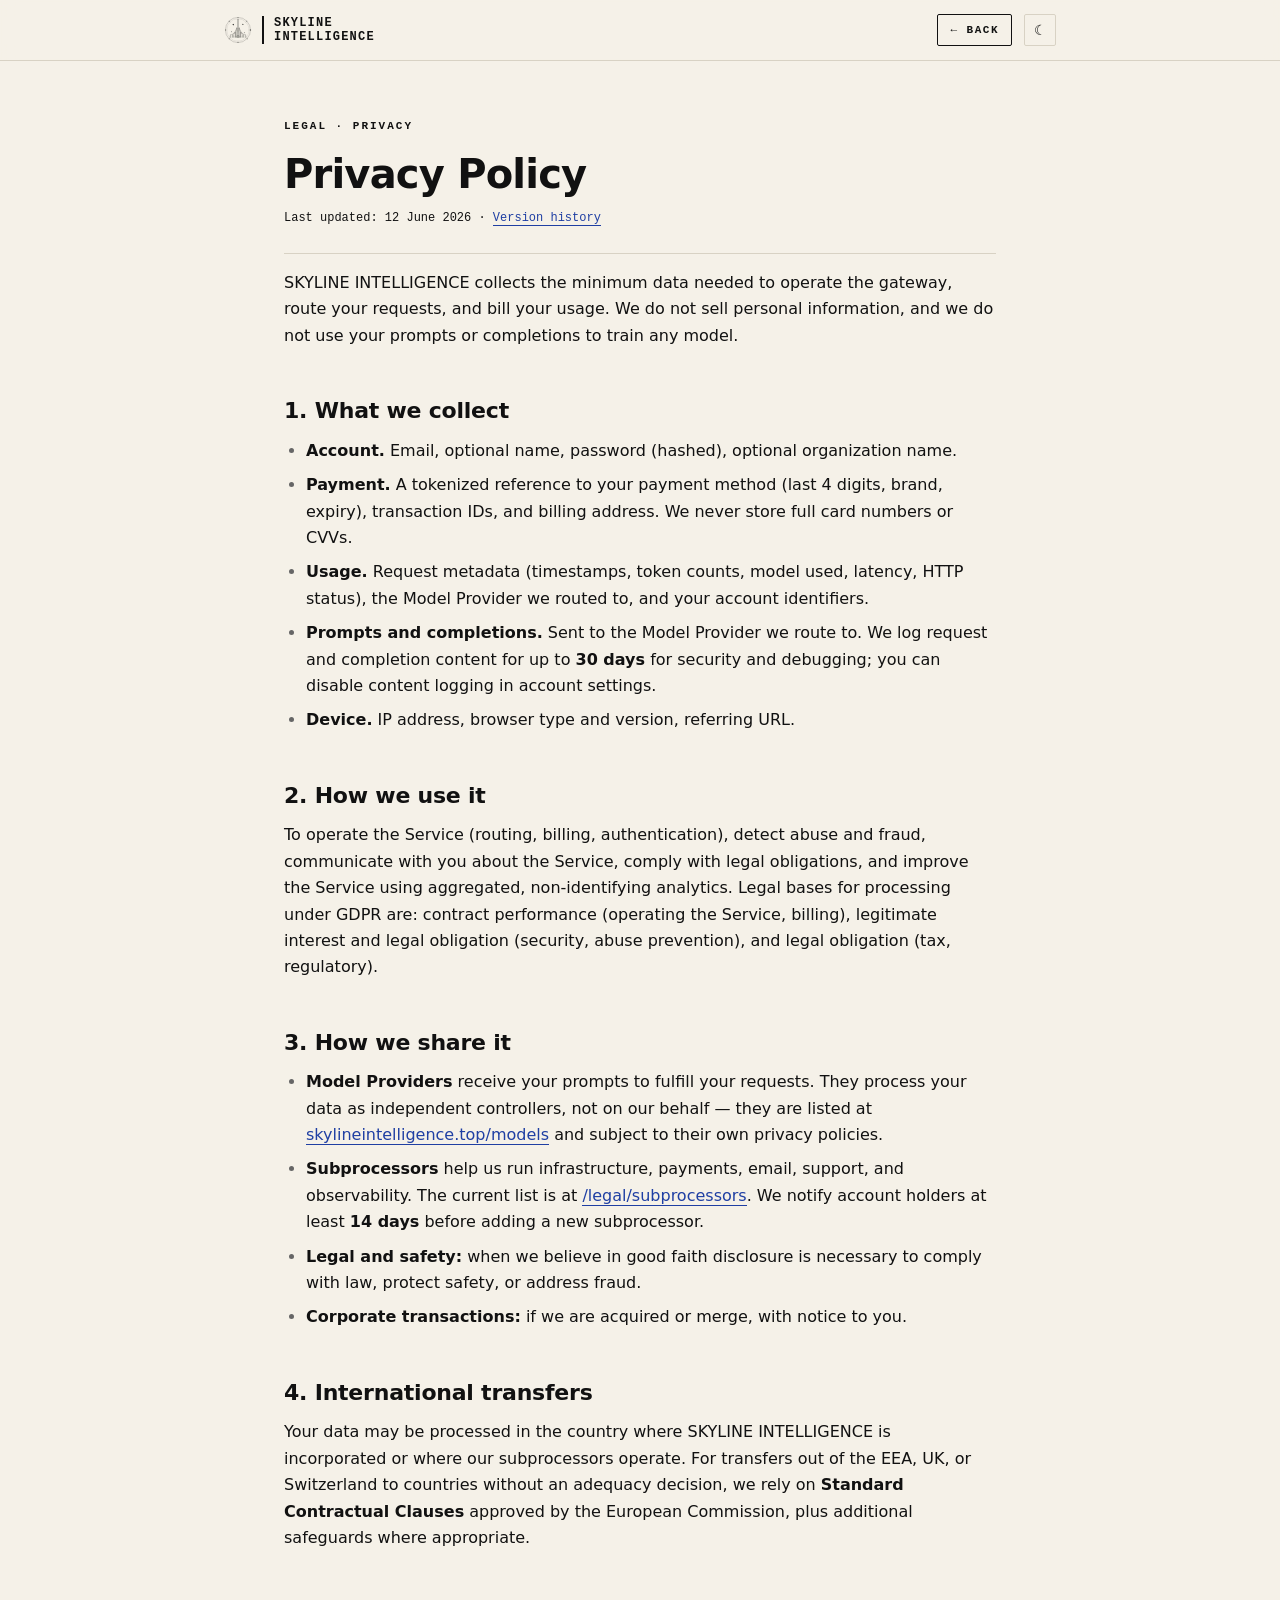
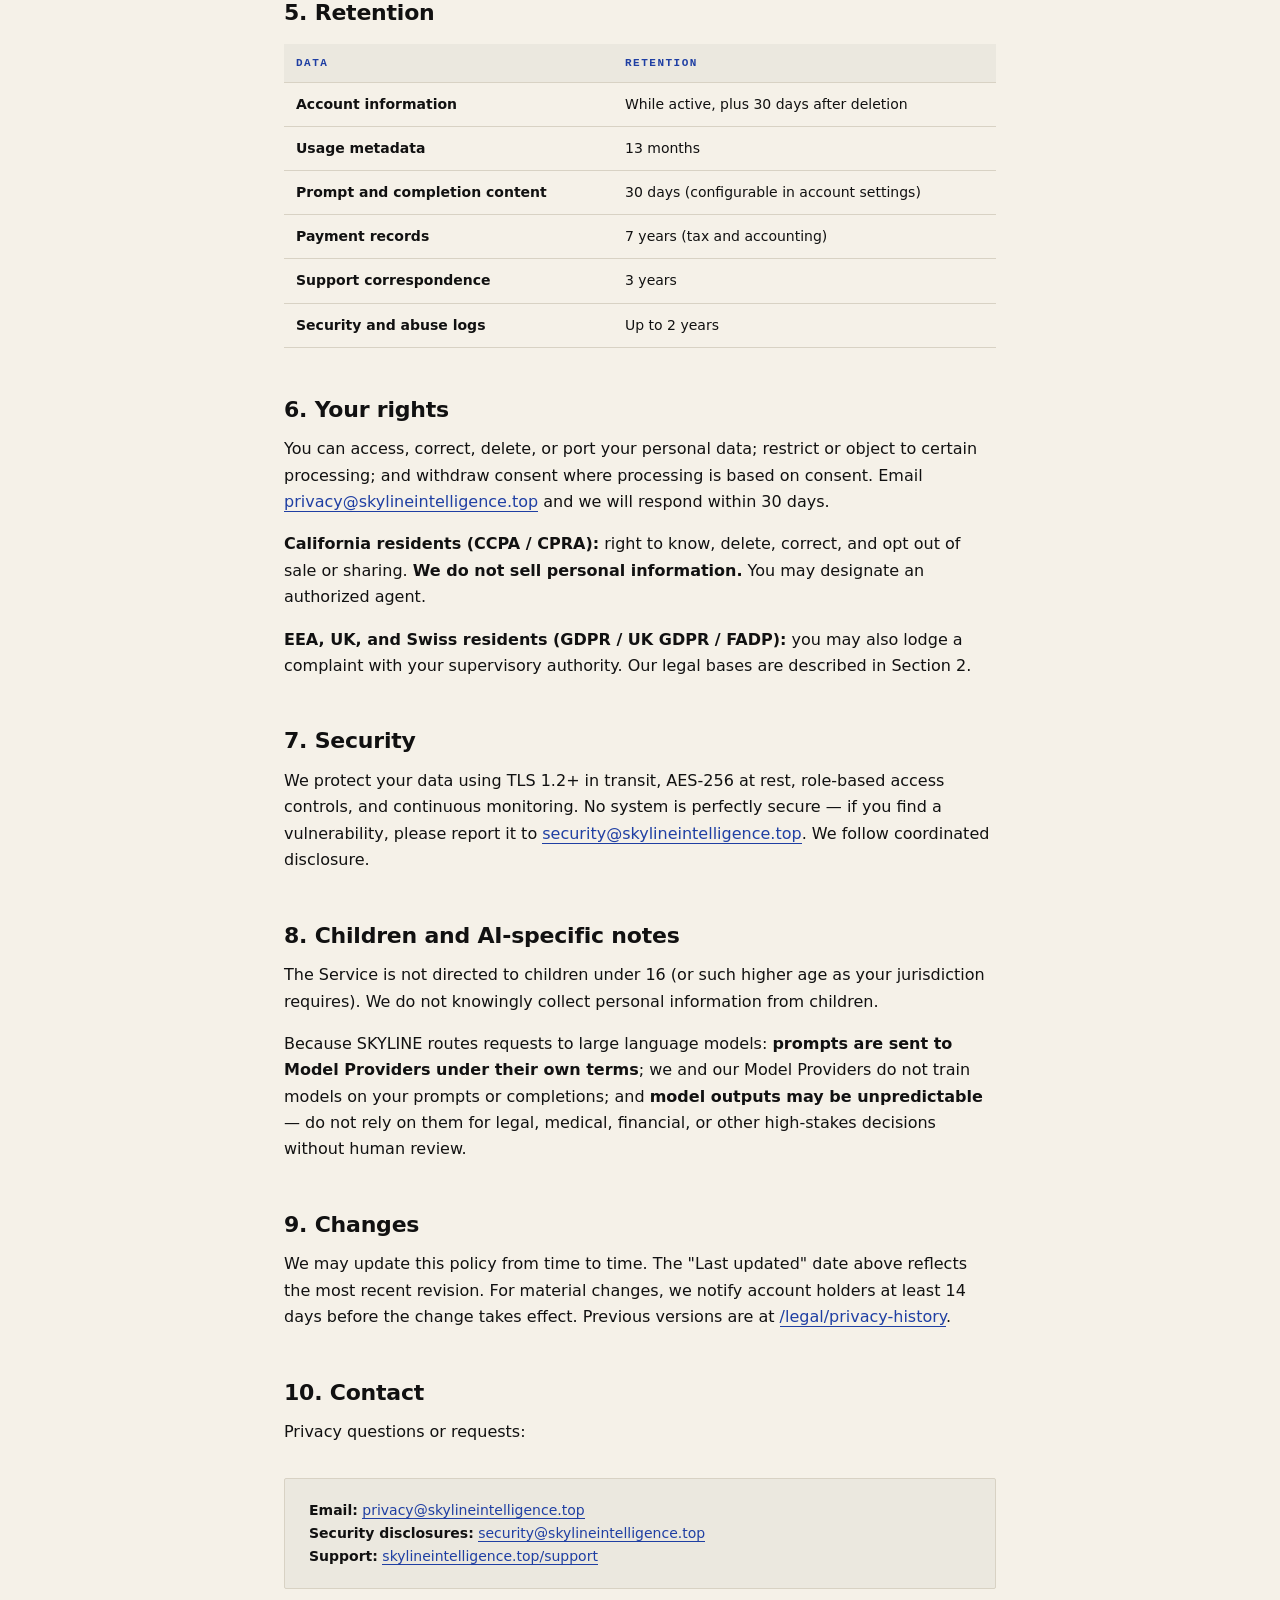
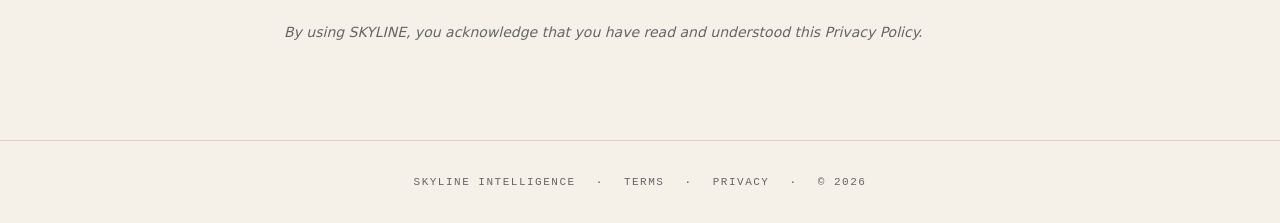
<file: privacy.html>
<!doctype html>
<html lang="en" data-theme="dark">
<head>
<meta charset="utf-8">
<meta name="viewport" content="width=device-width, initial-scale=1">
<title>Privacy Policy — SKYLINE INTELLIGENCE</title>
<meta name="description" content="SKYLINE INTELLIGENCE Privacy Policy — how we collect, use, and share information when you use the SKYLINE smart routing gateway.">
<link rel="icon" type="image/svg+xml" href="./linework-logo/logo-skyline-reverse.svg">
<script>
  (function () {
    try {
      var saved = localStorage.getItem('skyline-theme');
      if (saved === 'light' || saved === 'dark') {
        document.documentElement.setAttribute('data-theme', saved);
      } else if (window.matchMedia && window.matchMedia('(prefers-color-scheme: light)').matches) {
        document.documentElement.setAttribute('data-theme', 'light');
      }
    } catch (e) {}
  })();
</script>
<style>
  :root {
    --bg: #0a0c0f;
    --ink: #e8e4d8;
    --muted: #888888;
    --dim: #6a6a6a;
    --rule: #1c1f25;
    --card: #13161b;
    --code-bg: #050608;
    --code-ink: #d4d4d4;
    --code-rule: #1f242c;
    --green: #5b9eff;
    --green-hover: #4a8adb;
    --header-bg: rgba(10, 12, 15, 0.88);
    --table-tint: rgba(255, 255, 255, 0.035);
    --code-inline-bg: rgba(255, 255, 255, 0.07);
    --mono: ui-monospace, "JetBrains Mono", "SF Mono", Menlo, Consolas, monospace;
    --sans: ui-sans-serif, system-ui, -apple-system, "Inter", "Segoe UI", sans-serif;
  }
  [data-theme="light"] {
    --bg: #f5f1e8;
    --ink: #111111;
    --muted: #666666;
    --dim: #5a5a5a;
    --rule: #d8d2c4;
    --card: #ffffff;
    --code-bg: #0f1115;
    --code-ink: #e6e6e6;
    --code-rule: #1f242c;
    --green: #1f3fa3;
    --green-hover: #16307f;
    --header-bg: rgba(245, 241, 232, 0.92);
    --table-tint: rgba(0, 0, 0, 0.04);
    --code-inline-bg: rgba(0, 0, 0, 0.06);
  }

  * { box-sizing: border-box; }
  html { -webkit-text-size-adjust: 100%; }
  body {
    margin: 0;
    background: var(--bg);
    color: var(--ink);
    font-family: var(--sans);
    font-size: 16px;
    line-height: 1.65;
    -webkit-font-smoothing: antialiased;
    -moz-osx-font-smoothing: grayscale;
    transition: background-color 320ms ease, color 320ms ease;
  }
  .top {
    position: sticky; top: 0; z-index: 50;
    background: var(--header-bg);
    backdrop-filter: blur(8px);
    -webkit-backdrop-filter: blur(8px);
    border-bottom: 1px solid var(--rule);
  }
  .top-inner {
    max-width: 880px;
    margin: 0 auto;
    padding: 14px 24px;
    display: flex; align-items: center; justify-content: space-between;
    gap: 16px;
  }
  .brand {
    display: flex; align-items: center;
    gap: 10px; padding: 4px 6px; margin: -4px -6px;
    text-decoration: none; color: inherit;
    flex-shrink: 0;
  }
  .brand-mark { width: 28px; height: 28px; display: block; flex-shrink: 0; }
  .brand-wordmark {
    color: var(--ink);
    font-family: var(--mono);
    font-size: 12px;
    font-weight: 600;
    line-height: 1.2;
    letter-spacing: 0.1em;
    padding-left: 10px;
    border-left: 2px solid var(--ink);
    flex-shrink: 0;
    display: inline-flex; align-items: center;
    transition: color 320ms ease, border-color 320ms ease;
  }
  .nav-actions { display: flex; align-items: center; gap: 12px; }
  .nav-back {
    font-family: var(--mono);
    font-size: 11px;
    font-weight: 600;
    letter-spacing: 1.5px;
    text-transform: uppercase;
    color: var(--ink);
    text-decoration: none;
    padding: 6px 12px;
    border: 1px solid var(--ink);
    border-radius: 2px;
    transition: background-color 200ms ease, color 200ms ease;
  }
  .nav-back:hover { background: var(--ink); color: var(--bg); }
  .theme-toggle {
    width: 32px; height: 32px;
    display: flex; align-items: center; justify-content: center;
    background: transparent; color: var(--ink);
    border: 1px solid var(--rule);
    border-radius: 2px;
    font-family: var(--mono);
    font-size: 14px;
    cursor: pointer;
    transition: background-color 200ms ease, border-color 200ms ease, color 200ms ease;
  }
  .theme-toggle:hover { background: var(--table-tint); border-color: var(--ink); color: var(--ink); }
  .theme-toggle:focus-visible { outline: 2px solid var(--green); outline-offset: 3px; }
  .theme-toggle .ic-sun, .theme-toggle .ic-moon { display: none; }
  [data-theme="dark"]  .theme-toggle .ic-sun  { display: inline; }
  [data-theme="light"] .theme-toggle .ic-moon { display: inline; }

  .doc { max-width: 760px; margin: 0 auto; padding: 56px 24px 96px; }
  .doc-eyebrow {
    font-family: var(--mono);
    font-size: 11px;
    font-weight: 600;
    letter-spacing: 2px;
    text-transform: uppercase;
    color: var(--green);
    margin: 0 0 12px;
  }
  .doc-title {
    font-family: var(--sans);
    font-size: 40px;
    line-height: 1.15;
    font-weight: 700;
    letter-spacing: -0.02em;
    margin: 0 0 12px;
    color: var(--ink);
  }
  .doc-meta {
    font-family: var(--mono);
    font-size: 12px;
    color: var(--muted);
    margin: 0 0 48px;
    padding-bottom: 24px;
    border-bottom: 1px solid var(--rule);
  }
  .doc h2 {
    font-family: var(--sans);
    font-size: 22px;
    line-height: 1.3;
    font-weight: 700;
    letter-spacing: -0.01em;
    margin: 48px 0 12px;
    color: var(--ink);
  }
  .doc p { margin: 0 0 16px; color: var(--ink); }
  .doc p:last-child { margin-bottom: 0; }
  .doc ul { margin: 0 0 16px; padding-left: 22px; }
  .doc li { margin-bottom: 8px; }
  .doc li::marker { color: var(--muted); }
  .doc strong { color: var(--ink); font-weight: 700; }
  .doc a {
    color: var(--green);
    text-decoration: none;
    border-bottom: 1px solid var(--green);
    transition: color 200ms ease, border-color 200ms ease;
  }
  .doc a:hover { color: var(--green-hover); border-bottom-color: var(--green-hover); }
  .doc code { font-family: var(--mono); font-size: 0.92em; background: var(--code-inline-bg); padding: 2px 6px; border-radius: 2px; }

  table.retention {
    width: 100%;
    border-collapse: collapse;
    margin: 16px 0 32px;
    font-size: 14px;
  }
  table.retention th, table.retention td {
    text-align: left;
    padding: 10px 12px;
    border-bottom: 1px solid var(--rule);
    vertical-align: top;
  }
  table.retention th {
    font-family: var(--mono);
    font-size: 11px;
    font-weight: 600;
    letter-spacing: 1.5px;
    text-transform: uppercase;
    color: var(--green);
    background: var(--table-tint);
  }
  table.retention td { color: var(--ink); }
  table.retention td:first-child { font-weight: 600; }

  .contact-block {
    margin-top: 32px;
    padding: 20px 24px;
    border: 1px solid var(--rule);
    border-radius: 2px;
    background: var(--table-tint);
  }
  .contact-block p { margin: 0; font-size: 14px; }

  .back-to-top {
    position: fixed;
    right: 24px; bottom: 24px;
    width: 40px; height: 40px;
    display: flex; align-items: center; justify-content: center;
    background: var(--bg); color: var(--ink);
    border: 1px solid var(--ink);
    border-radius: 2px;
    font-family: var(--mono);
    font-size: 14px;
    font-weight: 700;
    cursor: pointer;
    z-index: 90;
    opacity: 0;
    transform: translateY(8px);
    pointer-events: none;
    transition: opacity 240ms ease, transform 240ms ease, background-color 200ms ease, color 200ms ease, border-color 200ms ease;
  }
  .back-to-top.is-visible { opacity: 1; transform: translateY(0); pointer-events: auto; }
  .back-to-top:hover { background: var(--green); color: var(--bg); border-color: var(--green); }
  .back-to-top:focus-visible { outline: 2px solid var(--green); outline-offset: 3px; }
  @media (max-width: 640px) {
    .back-to-top { right: 16px; bottom: 16px; }
    .doc { padding: 40px 20px 80px; }
    .doc-title { font-size: 32px; }
  }

  .skip-link {
    position: fixed;
    top: 8px; left: 8px;
    padding: 8px 14px;
    background: var(--green); color: var(--bg);
    font-family: var(--mono);
    font-size: 11px;
    font-weight: 700;
    letter-spacing: 1.5px;
    text-transform: uppercase;
    border: 0;
    z-index: 300;
    transform: translateY(-200%);
    transition: transform 200ms ease;
  }
  .skip-link:focus { transform: translateY(0); outline: 2px solid var(--green); outline-offset: 2px; }

  footer {
    border-top: 1px solid var(--rule);
    padding: 32px 24px;
    text-align: center;
    font-family: var(--mono);
    font-size: 11px;
    letter-spacing: 1.5px;
    text-transform: uppercase;
    color: var(--muted);
  }
  footer a { color: var(--muted); text-decoration: none; border-bottom: none; }
  footer a:hover { color: var(--ink); }
  footer .sep { margin: 0 12px; color: var(--dim); }
</style>
</head>
<body>

<a class="skip-link" href="#main">Skip to content</a>

<header class="top">
  <div class="top-inner">
    <a class="brand" href="./index.html" aria-label="SKYLINE INTELLIGENCE — Home">
      <img class="brand-mark" src="./linework-logo/logo-skyline-reverse.svg" alt="" width="28" height="28">
      <span class="brand-wordmark">SKYLINE<br>INTELLIGENCE</span>
    </a>
    <div class="nav-actions">
      <a class="nav-back" href="./index.html">← Back</a>
      <button class="theme-toggle" id="theme-toggle" type="button" aria-label="Toggle theme">
        <span class="ic-sun" aria-hidden="true">☀</span>
        <span class="ic-moon" aria-hidden="true">☾</span>
      </button>
    </div>
  </div>
</header>

<main class="doc" id="main">
  <p class="doc-eyebrow">Legal · Privacy</p>
  <h1 class="doc-title">Privacy Policy</h1>
  <p class="doc-meta">Last updated: <time datetime="2026-06-12">12 June 2026</time> · <a href="./legal/privacy-history.html">Version history</a></p>

  <p>SKYLINE INTELLIGENCE collects the minimum data needed to operate the gateway, route your requests, and bill your usage. We do not sell personal information, and we do not use your prompts or completions to train any model.</p>

  <section>
    <h2>1. What we collect</h2>
    <ul>
      <li><strong>Account.</strong> Email, optional name, password (hashed), optional organization name.</li>
      <li><strong>Payment.</strong> A tokenized reference to your payment method (last 4 digits, brand, expiry), transaction IDs, and billing address. We never store full card numbers or CVVs.</li>
      <li><strong>Usage.</strong> Request metadata (timestamps, token counts, model used, latency, HTTP status), the Model Provider we routed to, and your account identifiers.</li>
      <li><strong>Prompts and completions.</strong> Sent to the Model Provider we route to. We log request and completion content for up to <strong>30 days</strong> for security and debugging; you can disable content logging in account settings.</li>
      <li><strong>Device.</strong> IP address, browser type and version, referring URL.</li>
    </ul>
  </section>

  <section>
    <h2>2. How we use it</h2>
    <p>To operate the Service (routing, billing, authentication), detect abuse and fraud, communicate with you about the Service, comply with legal obligations, and improve the Service using aggregated, non-identifying analytics. Legal bases for processing under GDPR are: contract performance (operating the Service, billing), legitimate interest and legal obligation (security, abuse prevention), and legal obligation (tax, regulatory).</p>
  </section>

  <section>
    <h2>3. How we share it</h2>
    <ul>
      <li><strong>Model Providers</strong> receive your prompts to fulfill your requests. They process your data as independent controllers, not on our behalf — they are listed at <a href="./index.html#models">skylineintelligence.top/models</a> and subject to their own privacy policies.</li>
      <li><strong>Subprocessors</strong> help us run infrastructure, payments, email, support, and observability. The current list is at <a href="./legal/subprocessors.html">/legal/subprocessors</a>. We notify account holders at least <strong>14 days</strong> before adding a new subprocessor.</li>
      <li><strong>Legal and safety:</strong> when we believe in good faith disclosure is necessary to comply with law, protect safety, or address fraud.</li>
      <li><strong>Corporate transactions:</strong> if we are acquired or merge, with notice to you.</li>
    </ul>
  </section>

  <section>
    <h2>4. International transfers</h2>
    <p>Your data may be processed in the country where SKYLINE INTELLIGENCE is incorporated or where our subprocessors operate. For transfers out of the EEA, UK, or Switzerland to countries without an adequacy decision, we rely on <strong>Standard Contractual Clauses</strong> approved by the European Commission, plus additional safeguards where appropriate.</p>
  </section>

  <section>
    <h2>5. Retention</h2>
    <table class="retention" aria-label="Data retention periods">
      <thead>
        <tr><th>Data</th><th>Retention</th></tr>
      </thead>
      <tbody>
        <tr><td>Account information</td><td>While active, plus 30 days after deletion</td></tr>
        <tr><td>Usage metadata</td><td>13 months</td></tr>
        <tr><td>Prompt and completion content</td><td>30 days (configurable in account settings)</td></tr>
        <tr><td>Payment records</td><td>7 years (tax and accounting)</td></tr>
        <tr><td>Support correspondence</td><td>3 years</td></tr>
        <tr><td>Security and abuse logs</td><td>Up to 2 years</td></tr>
      </tbody>
    </table>
  </section>

  <section>
    <h2>6. Your rights</h2>
    <p>You can access, correct, delete, or port your personal data; restrict or object to certain processing; and withdraw consent where processing is based on consent. Email <a href="mailto:privacy@skylineintelligence.top">privacy@skylineintelligence.top</a> and we will respond within 30 days.</p>
    <p><strong>California residents (CCPA / CPRA):</strong> right to know, delete, correct, and opt out of sale or sharing. <strong>We do not sell personal information.</strong> You may designate an authorized agent.</p>
    <p><strong>EEA, UK, and Swiss residents (GDPR / UK GDPR / FADP):</strong> you may also lodge a complaint with your supervisory authority. Our legal bases are described in Section 2.</p>
  </section>

  <section>
    <h2>7. Security</h2>
    <p>We protect your data using TLS 1.2+ in transit, AES-256 at rest, role-based access controls, and continuous monitoring. No system is perfectly secure — if you find a vulnerability, please report it to <a href="mailto:security@skylineintelligence.top">security@skylineintelligence.top</a>. We follow coordinated disclosure.</p>
  </section>

  <section>
    <h2>8. Children and AI-specific notes</h2>
    <p>The Service is not directed to children under 16 (or such higher age as your jurisdiction requires). We do not knowingly collect personal information from children.</p>
    <p>Because SKYLINE routes requests to large language models: <strong>prompts are sent to Model Providers under their own terms</strong>; we and our Model Providers do not train models on your prompts or completions; and <strong>model outputs may be unpredictable</strong> — do not rely on them for legal, medical, financial, or other high-stakes decisions without human review.</p>
  </section>

  <section>
    <h2>9. Changes</h2>
    <p>We may update this policy from time to time. The "Last updated" date above reflects the most recent revision. For material changes, we notify account holders at least 14 days before the change takes effect. Previous versions are at <a href="./legal/privacy-history.html">/legal/privacy-history</a>.</p>
  </section>

  <section>
    <h2>10. Contact</h2>
    <p>Privacy questions or requests:</p>
    <div class="contact-block">
      <p>
        <strong>Email:</strong> <a href="mailto:privacy@skylineintelligence.top">privacy@skylineintelligence.top</a><br>
        <strong>Security disclosures:</strong> <a href="mailto:security@skylineintelligence.top">security@skylineintelligence.top</a><br>
        <strong>Support:</strong> <a href="./index.html#support">skylineintelligence.top/support</a>
      </p>
    </div>
    <p style="margin-top:32px;font-style:italic;color:var(--muted);font-size:14px;">By using SKYLINE, you acknowledge that you have read and understood this Privacy Policy.</p>
  </section>
</main>

<footer>
  <a href="./index.html">SKYLINE INTELLIGENCE</a>
  <span class="sep">·</span>
  <a href="./terms.html">Terms</a>
  <span class="sep">·</span>
  <a href="./privacy.html">Privacy</a>
  <span class="sep">·</span>
  <span>© 2026</span>
</footer>

<button class="back-to-top" type="button" id="back-to-top" aria-label="Back to top" onclick="window.scrollTo({top:0, behavior:'smooth'});">↑</button>

<script>
  (function () {
    var btn = document.getElementById('theme-toggle');
    if (!btn) return;
    function swapLogos(theme) {
      var logo = document.querySelector('.brand-mark');
      if (!logo) return;
      logo.src = theme === 'light'
        ? './linework-logo/logo-skyline.svg'
        : './linework-logo/logo-skyline-reverse.svg';
    }
    function syncToggleUI(theme) {
      document.documentElement.setAttribute('data-theme', theme);
    }
    btn.addEventListener('click', function () {
      var cur = document.documentElement.getAttribute('data-theme') || 'dark';
      var next = cur === 'dark' ? 'light' : 'dark';
      syncToggleUI(next);
      swapLogos(next);
      try { localStorage.setItem('skyline-theme', next); } catch (e) {}
    });
    var initial = document.documentElement.getAttribute('data-theme') || 'dark';
    swapLogos(initial);
  })();

  (function () {
    var btn = document.getElementById('back-to-top');
    if (!btn) return;
    function onScroll() {
      btn.classList.toggle('is-visible', window.scrollY > 600);
    }
    window.addEventListener('scroll', onScroll, { passive: true });
    onScroll();
  })();
</script>

</body>
</html>
</file>
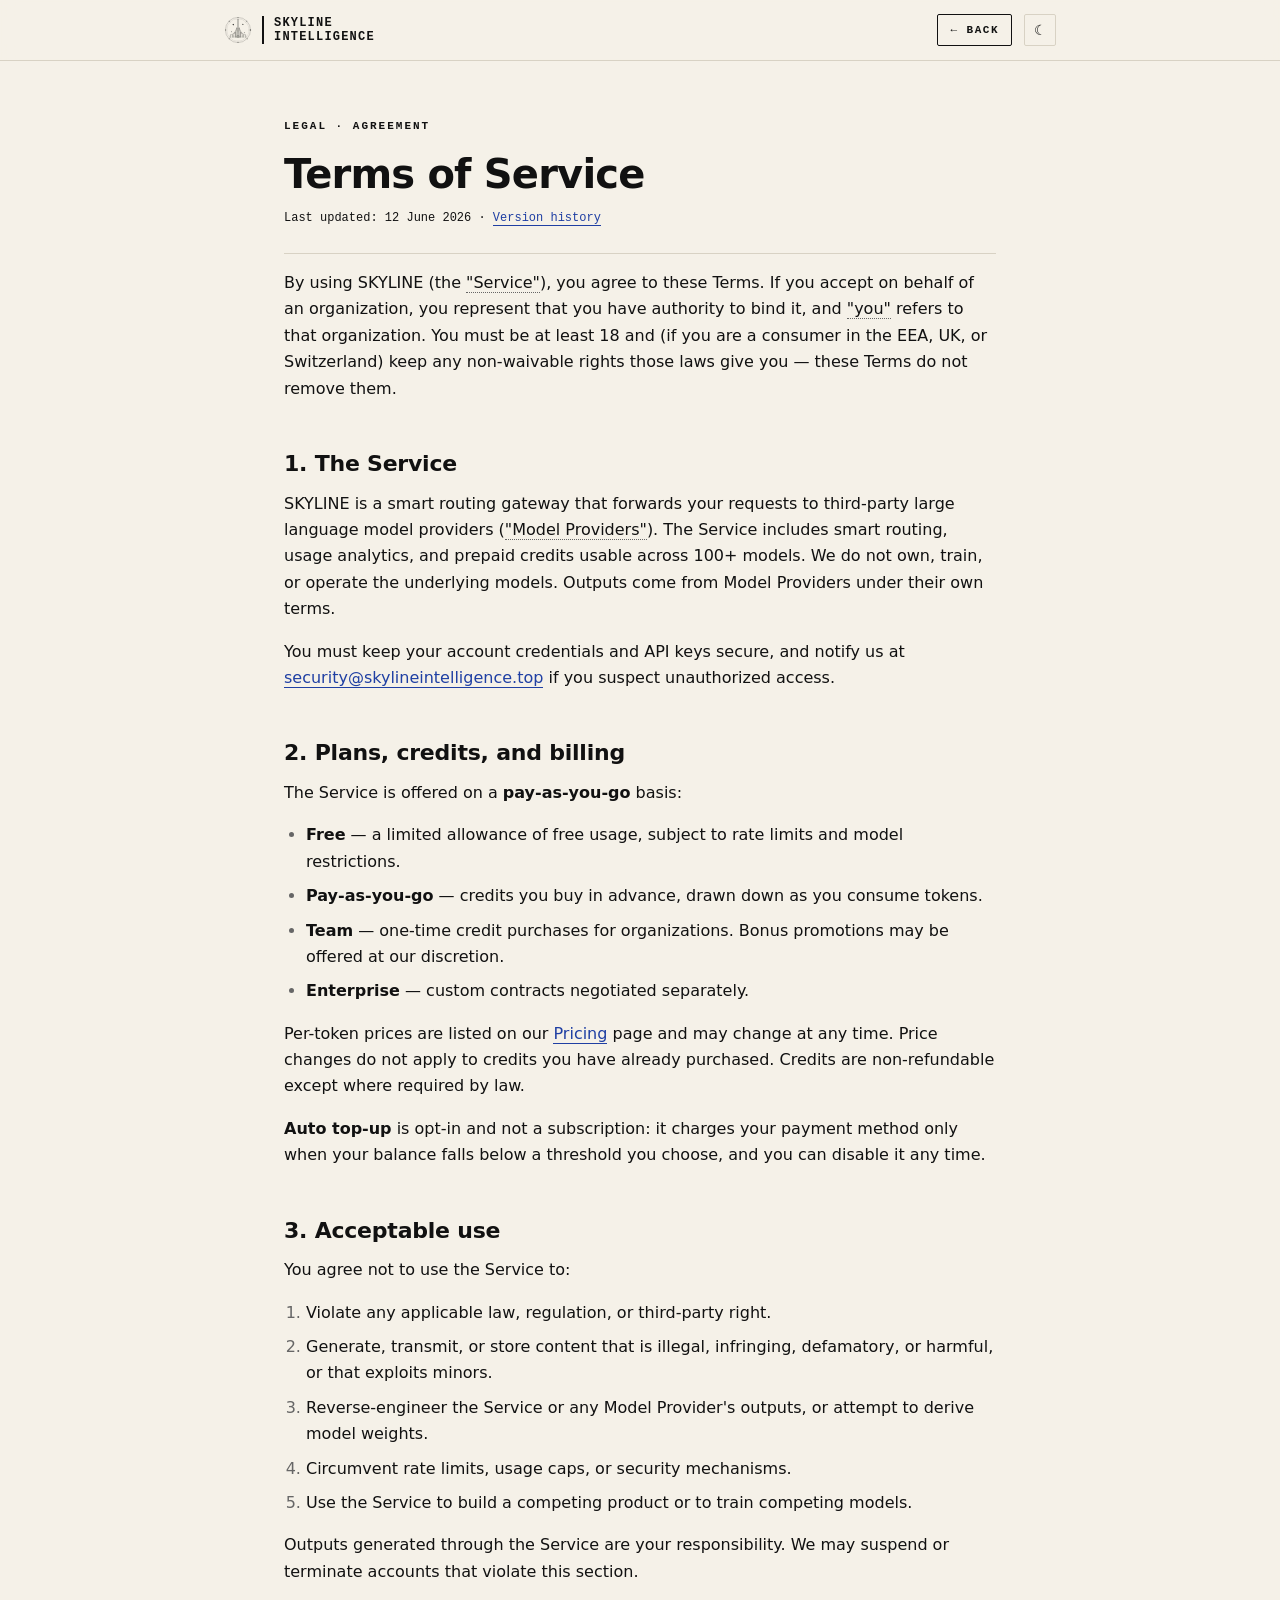
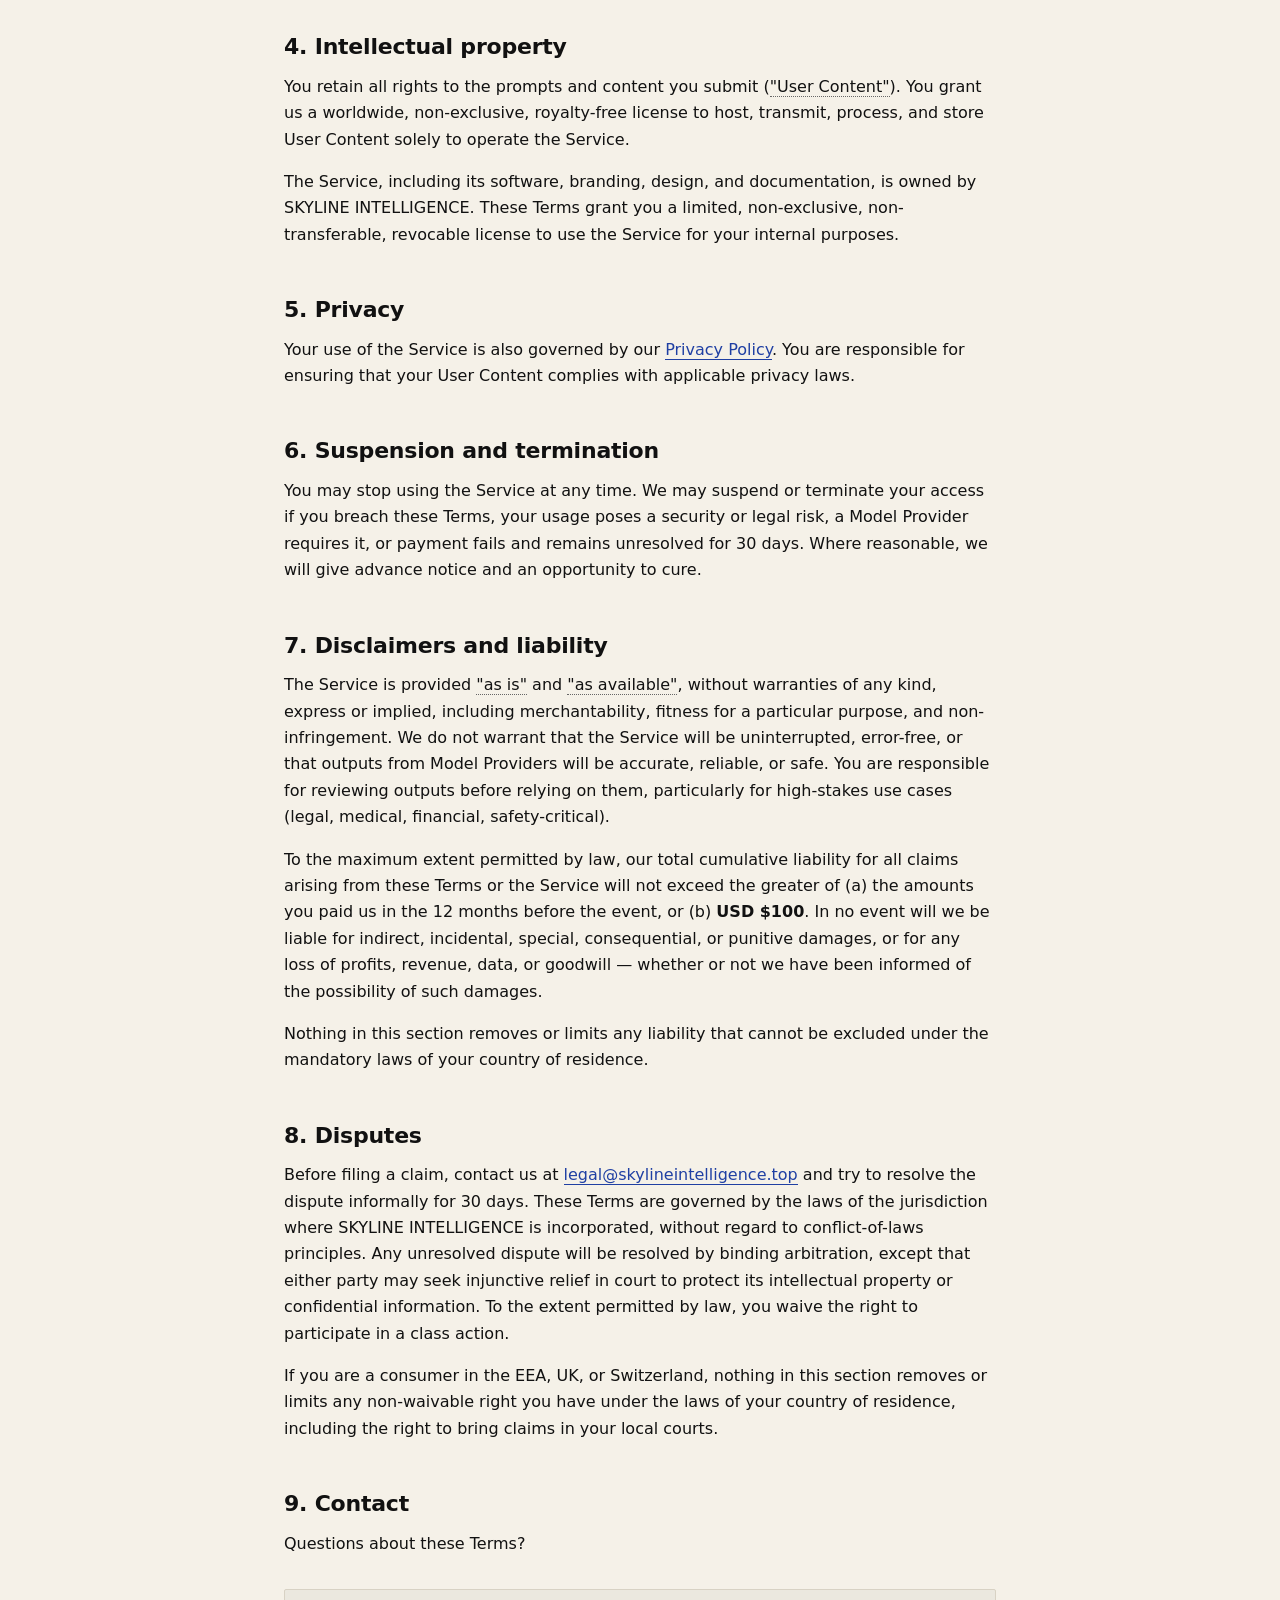
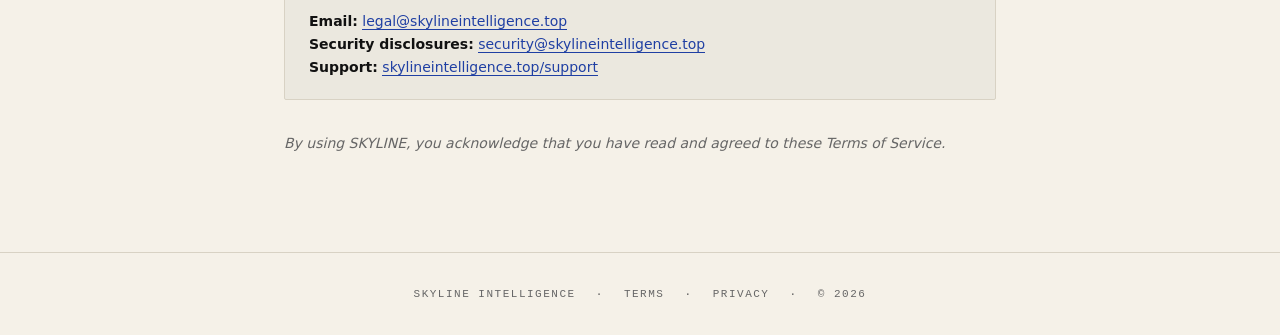
<file: terms.html>
<!doctype html>
<html lang="en" data-theme="dark">
<head>
<meta charset="utf-8">
<meta name="viewport" content="width=device-width, initial-scale=1">
<title>Terms of Service — SKYLINE INTELLIGENCE</title>
<meta name="description" content="SKYLINE INTELLIGENCE Terms of Service — terms governing your use of the SKYLINE smart routing gateway for large language models.">
<link rel="icon" type="image/svg+xml" href="./linework-logo/logo-skyline-reverse.svg">
<script>
  (function () {
    try {
      var saved = localStorage.getItem('skyline-theme');
      if (saved === 'light' || saved === 'dark') {
        document.documentElement.setAttribute('data-theme', saved);
      } else if (window.matchMedia && window.matchMedia('(prefers-color-scheme: light)').matches) {
        document.documentElement.setAttribute('data-theme', 'light');
      }
    } catch (e) {}
  })();
</script>
<style>
  :root {
    --bg: #0a0c0f;
    --ink: #e8e4d8;
    --muted: #888888;
    --dim: #6a6a6a;
    --rule: #1c1f25;
    --card: #13161b;
    --code-bg: #050608;
    --code-ink: #d4d4d4;
    --code-rule: #1f242c;
    --green: #5b9eff;
    --green-hover: #4a8adb;
    --status-bg: var(--bg);
    --status-ink: var(--ink);
    --status-dim: #555;
    --header-bg: rgba(10, 12, 15, 0.88);
    --table-tint: rgba(255, 255, 255, 0.035);
    --code-inline-bg: rgba(255, 255, 255, 0.07);
    --mono: ui-monospace, "JetBrains Mono", "SF Mono", Menlo, Consolas, monospace;
    --sans: ui-sans-serif, system-ui, -apple-system, "Inter", "Segoe UI", sans-serif;
  }
  [data-theme="light"] {
    --bg: #f5f1e8;
    --ink: #111111;
    --muted: #666666;
    --dim: #5a5a5a;
    --rule: #d8d2c4;
    --card: #ffffff;
    --code-bg: #0f1115;
    --code-ink: #e6e6e6;
    --code-rule: #1f242c;
    --green: #1f3fa3;
    --green-hover: #16307f;
    --status-bg: var(--bg);
    --status-ink: var(--ink);
    --status-dim: #555;
    --header-bg: rgba(245, 241, 232, 0.92);
    --table-tint: rgba(0, 0, 0, 0.04);
    --code-inline-bg: rgba(0, 0, 0, 0.06);
  }

  * { box-sizing: border-box; }
  html { -webkit-text-size-adjust: 100%; }
  body {
    margin: 0;
    background: var(--bg);
    color: var(--ink);
    font-family: var(--sans);
    font-size: 16px;
    line-height: 1.65;
    -webkit-font-smoothing: antialiased;
    -moz-osx-font-smoothing: grayscale;
    transition: background-color 320ms ease, color 320ms ease;
  }

  .top {
    position: sticky; top: 0; z-index: 50;
    background: var(--header-bg);
    backdrop-filter: blur(8px);
    -webkit-backdrop-filter: blur(8px);
    border-bottom: 1px solid var(--rule);
  }
  .top-inner {
    max-width: 880px;
    margin: 0 auto;
    padding: 14px 24px;
    display: flex; align-items: center; justify-content: space-between;
    gap: 16px;
  }
  .brand {
    display: flex; align-items: center;
    gap: 10px; padding: 4px 6px; margin: -4px -6px;
    text-decoration: none; color: inherit;
    flex-shrink: 0;
  }
  .brand-mark { width: 28px; height: 28px; display: block; flex-shrink: 0; }
  .brand-wordmark {
    color: var(--ink);
    font-family: var(--mono);
    font-size: 12px;
    font-weight: 600;
    line-height: 1.2;
    letter-spacing: 0.1em;
    padding-left: 10px;
    border-left: 2px solid var(--ink);
    flex-shrink: 0;
    display: inline-flex; align-items: center;
    transition: color 320ms ease, border-color 320ms ease;
  }
  .nav-actions { display: flex; align-items: center; gap: 12px; }
  .nav-back {
    font-family: var(--mono);
    font-size: 11px;
    font-weight: 600;
    letter-spacing: 1.5px;
    text-transform: uppercase;
    color: var(--ink);
    text-decoration: none;
    padding: 6px 12px;
    border: 1px solid var(--ink);
    border-radius: 2px;
    transition: background-color 200ms ease, color 200ms ease;
  }
  .nav-back:hover { background: var(--ink); color: var(--bg); }
  .theme-toggle {
    width: 32px; height: 32px;
    display: flex; align-items: center; justify-content: center;
    background: transparent; color: var(--ink);
    border: 1px solid var(--rule);
    border-radius: 2px;
    font-family: var(--mono);
    font-size: 14px;
    cursor: pointer;
    transition: background-color 200ms ease, border-color 200ms ease, color 200ms ease;
  }
  .theme-toggle:hover { background: var(--table-tint); border-color: var(--ink); color: var(--ink); }
  .theme-toggle:focus-visible { outline: 2px solid var(--green); outline-offset: 3px; }
  .theme-toggle .ic-sun, .theme-toggle .ic-moon { display: none; }
  [data-theme="dark"]  .theme-toggle .ic-sun  { display: inline; }
  [data-theme="light"] .theme-toggle .ic-moon { display: inline; }

  .doc { max-width: 760px; margin: 0 auto; padding: 56px 24px 96px; }
  .doc-eyebrow {
    font-family: var(--mono);
    font-size: 11px;
    font-weight: 600;
    letter-spacing: 2px;
    text-transform: uppercase;
    color: var(--green);
    margin: 0 0 12px;
  }
  .doc-title {
    font-family: var(--sans);
    font-size: 40px;
    line-height: 1.15;
    font-weight: 700;
    letter-spacing: -0.02em;
    margin: 0 0 12px;
    color: var(--ink);
  }
  .doc-meta {
    font-family: var(--mono);
    font-size: 12px;
    color: var(--muted);
    margin: 0 0 48px;
    padding-bottom: 24px;
    border-bottom: 1px solid var(--rule);
  }
  .doc h2 {
    font-family: var(--sans);
    font-size: 22px;
    line-height: 1.3;
    font-weight: 700;
    letter-spacing: -0.01em;
    margin: 48px 0 12px;
    color: var(--ink);
  }
  .doc p { margin: 0 0 16px; color: var(--ink); }
  .doc p:last-child { margin-bottom: 0; }
  .doc ul, .doc ol { margin: 0 0 16px; padding-left: 22px; }
  .doc li { margin-bottom: 8px; }
  .doc li::marker { color: var(--muted); }
  .doc strong { color: var(--ink); font-weight: 700; }
  .doc em { color: var(--ink); font-style: normal; border-bottom: 1px dotted var(--muted); }
  .doc a {
    color: var(--green);
    text-decoration: none;
    border-bottom: 1px solid var(--green);
    transition: color 200ms ease, border-color 200ms ease;
  }
  .doc a:hover { color: var(--green-hover); border-bottom-color: var(--green-hover); }
  .doc hr { border: 0; border-top: 1px solid var(--rule); margin: 48px 0; }
  .doc code {
    font-family: var(--mono);
    font-size: 0.92em;
    background: var(--code-inline-bg);
    padding: 2px 6px;
    border-radius: 2px;
  }

  .callout {
    margin: 24px 0;
    padding: 14px 18px;
    border-left: 2px solid var(--green);
    background: var(--table-tint);
    font-size: 14px;
    line-height: 1.6;
    color: var(--ink);
  }
  .callout-label {
    font-family: var(--mono);
    font-size: 10px;
    font-weight: 700;
    letter-spacing: 1.5px;
    text-transform: uppercase;
    color: var(--green);
    display: block;
    margin-bottom: 6px;
  }

  .contact-block {
    margin-top: 32px;
    padding: 20px 24px;
    border: 1px solid var(--rule);
    border-radius: 2px;
    background: var(--table-tint);
  }
  .contact-block p { margin: 0; font-size: 14px; }

  .back-to-top {
    position: fixed;
    right: 24px; bottom: 24px;
    width: 40px; height: 40px;
    display: flex; align-items: center; justify-content: center;
    background: var(--bg); color: var(--ink);
    border: 1px solid var(--ink);
    border-radius: 2px;
    font-family: var(--mono);
    font-size: 14px;
    font-weight: 700;
    cursor: pointer;
    z-index: 90;
    opacity: 0;
    transform: translateY(8px);
    pointer-events: none;
    transition: opacity 240ms ease, transform 240ms ease, background-color 200ms ease, color 200ms ease, border-color 200ms ease;
  }
  .back-to-top.is-visible { opacity: 1; transform: translateY(0); pointer-events: auto; }
  .back-to-top:hover { background: var(--green); color: var(--bg); border-color: var(--green); }
  .back-to-top:focus-visible { outline: 2px solid var(--green); outline-offset: 3px; }
  @media (max-width: 640px) {
    .back-to-top { right: 16px; bottom: 16px; }
    .doc { padding: 40px 20px 80px; }
    .doc-title { font-size: 32px; }
  }

  .skip-link {
    position: fixed;
    top: 8px; left: 8px;
    padding: 8px 14px;
    background: var(--green); color: var(--bg);
    font-family: var(--mono);
    font-size: 11px;
    font-weight: 700;
    letter-spacing: 1.5px;
    text-transform: uppercase;
    border: 0;
    z-index: 300;
    transform: translateY(-200%);
    transition: transform 200ms ease;
  }
  .skip-link:focus { transform: translateY(0); outline: 2px solid var(--green); outline-offset: 2px; }

  footer {
    border-top: 1px solid var(--rule);
    padding: 32px 24px;
    text-align: center;
    font-family: var(--mono);
    font-size: 11px;
    letter-spacing: 1.5px;
    text-transform: uppercase;
    color: var(--muted);
  }
  footer a { color: var(--muted); text-decoration: none; border-bottom: none; }
  footer a:hover { color: var(--ink); }
  footer .sep { margin: 0 12px; color: var(--dim); }
</style>
</head>
<body>

<a class="skip-link" href="#main">Skip to content</a>

<header class="top">
  <div class="top-inner">
    <a class="brand" href="./index.html" aria-label="SKYLINE INTELLIGENCE — Home">
      <img class="brand-mark" src="./linework-logo/logo-skyline-reverse.svg" alt="" width="28" height="28">
      <span class="brand-wordmark">SKYLINE<br>INTELLIGENCE</span>
    </a>
    <div class="nav-actions">
      <a class="nav-back" href="./index.html">← Back</a>
      <button class="theme-toggle" id="theme-toggle" type="button" aria-label="Toggle theme">
        <span class="ic-sun" aria-hidden="true">☀</span>
        <span class="ic-moon" aria-hidden="true">☾</span>
      </button>
    </div>
  </div>
</header>

<main class="doc" id="main">
  <p class="doc-eyebrow">Legal · Agreement</p>
  <h1 class="doc-title">Terms of Service</h1>
  <p class="doc-meta">Last updated: <time datetime="2026-06-12">12 June 2026</time> · <a href="./legal/terms-history.html">Version history</a></p>

  <p>By using SKYLINE (the <em>"Service"</em>), you agree to these Terms. If you accept on behalf of an organization, you represent that you have authority to bind it, and <em>"you"</em> refers to that organization. You must be at least 18 and (if you are a consumer in the EEA, UK, or Switzerland) keep any non-waivable rights those laws give you — these Terms do not remove them.</p>

  <section>
    <h2>1. The Service</h2>
    <p>SKYLINE is a smart routing gateway that forwards your requests to third-party large language model providers (<em>"Model Providers"</em>). The Service includes smart routing, usage analytics, and prepaid credits usable across 100+ models. We do not own, train, or operate the underlying models. Outputs come from Model Providers under their own terms.</p>
    <p>You must keep your account credentials and API keys secure, and notify us at <a href="mailto:security@skylineintelligence.top">security@skylineintelligence.top</a> if you suspect unauthorized access.</p>
  </section>

  <section>
    <h2>2. Plans, credits, and billing</h2>
    <p>The Service is offered on a <strong>pay-as-you-go</strong> basis:</p>
    <ul>
      <li><strong>Free</strong> — a limited allowance of free usage, subject to rate limits and model restrictions.</li>
      <li><strong>Pay-as-you-go</strong> — credits you buy in advance, drawn down as you consume tokens.</li>
      <li><strong>Team</strong> — one-time credit purchases for organizations. Bonus promotions may be offered at our discretion.</li>
      <li><strong>Enterprise</strong> — custom contracts negotiated separately.</li>
    </ul>
    <p>Per-token prices are listed on our <a href="./index.html#pricing">Pricing</a> page and may change at any time. Price changes do not apply to credits you have already purchased. Credits are non-refundable except where required by law.</p>
    <p><strong>Auto top-up</strong> is opt-in and not a subscription: it charges your payment method only when your balance falls below a threshold you choose, and you can disable it any time.</p>
  </section>

  <section>
    <h2>3. Acceptable use</h2>
    <p>You agree not to use the Service to:</p>
    <ol>
      <li>Violate any applicable law, regulation, or third-party right.</li>
      <li>Generate, transmit, or store content that is illegal, infringing, defamatory, or harmful, or that exploits minors.</li>
      <li>Reverse-engineer the Service or any Model Provider's outputs, or attempt to derive model weights.</li>
      <li>Circumvent rate limits, usage caps, or security mechanisms.</li>
      <li>Use the Service to build a competing product or to train competing models.</li>
    </ol>
    <p>Outputs generated through the Service are your responsibility. We may suspend or terminate accounts that violate this section.</p>
  </section>

  <section>
    <h2>4. Intellectual property</h2>
    <p>You retain all rights to the prompts and content you submit (<em>"User Content"</em>). You grant us a worldwide, non-exclusive, royalty-free license to host, transmit, process, and store User Content solely to operate the Service.</p>
    <p>The Service, including its software, branding, design, and documentation, is owned by SKYLINE INTELLIGENCE. These Terms grant you a limited, non-exclusive, non-transferable, revocable license to use the Service for your internal purposes.</p>
  </section>

  <section>
    <h2>5. Privacy</h2>
    <p>Your use of the Service is also governed by our <a href="./privacy.html">Privacy Policy</a>. You are responsible for ensuring that your User Content complies with applicable privacy laws.</p>
  </section>

  <section>
    <h2>6. Suspension and termination</h2>
    <p>You may stop using the Service at any time. We may suspend or terminate your access if you breach these Terms, your usage poses a security or legal risk, a Model Provider requires it, or payment fails and remains unresolved for 30 days. Where reasonable, we will give advance notice and an opportunity to cure.</p>
  </section>

  <section>
    <h2>7. Disclaimers and liability</h2>
    <p>The Service is provided <em>"as is"</em> and <em>"as available"</em>, without warranties of any kind, express or implied, including merchantability, fitness for a particular purpose, and non-infringement. We do not warrant that the Service will be uninterrupted, error-free, or that outputs from Model Providers will be accurate, reliable, or safe. You are responsible for reviewing outputs before relying on them, particularly for high-stakes use cases (legal, medical, financial, safety-critical).</p>
    <p>To the maximum extent permitted by law, our total cumulative liability for all claims arising from these Terms or the Service will not exceed the greater of (a) the amounts you paid us in the 12 months before the event, or (b) <strong>USD $100</strong>. In no event will we be liable for indirect, incidental, special, consequential, or punitive damages, or for any loss of profits, revenue, data, or goodwill — whether or not we have been informed of the possibility of such damages.</p>
    <p>Nothing in this section removes or limits any liability that cannot be excluded under the mandatory laws of your country of residence.</p>
  </section>

  <section>
    <h2>8. Disputes</h2>
    <p>Before filing a claim, contact us at <a href="mailto:legal@skylineintelligence.top">legal@skylineintelligence.top</a> and try to resolve the dispute informally for 30 days. These Terms are governed by the laws of the jurisdiction where SKYLINE INTELLIGENCE is incorporated, without regard to conflict-of-laws principles. Any unresolved dispute will be resolved by binding arbitration, except that either party may seek injunctive relief in court to protect its intellectual property or confidential information. To the extent permitted by law, you waive the right to participate in a class action.</p>
    <p>If you are a consumer in the EEA, UK, or Switzerland, nothing in this section removes or limits any non-waivable right you have under the laws of your country of residence, including the right to bring claims in your local courts.</p>
  </section>

  <section>
    <h2>9. Contact</h2>
    <p>Questions about these Terms?</p>
    <div class="contact-block">
      <p>
        <strong>Email:</strong> <a href="mailto:legal@skylineintelligence.top">legal@skylineintelligence.top</a><br>
        <strong>Security disclosures:</strong> <a href="mailto:security@skylineintelligence.top">security@skylineintelligence.top</a><br>
        <strong>Support:</strong> <a href="./index.html#support">skylineintelligence.top/support</a>
      </p>
    </div>
    <p style="margin-top:32px;font-style:italic;color:var(--muted);font-size:14px;">By using SKYLINE, you acknowledge that you have read and agreed to these Terms of Service.</p>
  </section>
</main>

<footer>
  <a href="./index.html">SKYLINE INTELLIGENCE</a>
  <span class="sep">·</span>
  <a href="./terms.html">Terms</a>
  <span class="sep">·</span>
  <a href="./privacy.html">Privacy</a>
  <span class="sep">·</span>
  <span>© 2026</span>
</footer>

<button class="back-to-top" type="button" id="back-to-top" aria-label="Back to top" onclick="window.scrollTo({top:0, behavior:'smooth'});">↑</button>

<script>
  (function () {
    var btn = document.getElementById('theme-toggle');
    if (!btn) return;
    function swapLogos(theme) {
      var logo = document.querySelector('.brand-mark');
      if (!logo) return;
      logo.src = theme === 'light'
        ? './linework-logo/logo-skyline.svg'
        : './linework-logo/logo-skyline-reverse.svg';
    }
    function syncToggleUI(theme) {
      document.documentElement.setAttribute('data-theme', theme);
    }
    btn.addEventListener('click', function () {
      var cur = document.documentElement.getAttribute('data-theme') || 'dark';
      var next = cur === 'dark' ? 'light' : 'dark';
      syncToggleUI(next);
      swapLogos(next);
      try { localStorage.setItem('skyline-theme', next); } catch (e) {}
    });
    var initial = document.documentElement.getAttribute('data-theme') || 'dark';
    swapLogos(initial);
  })();

  (function () {
    var btn = document.getElementById('back-to-top');
    if (!btn) return;
    function onScroll() {
      btn.classList.toggle('is-visible', window.scrollY > 600);
    }
    window.addEventListener('scroll', onScroll, { passive: true });
    onScroll();
  })();
</script>

</body>
</html>
</file>
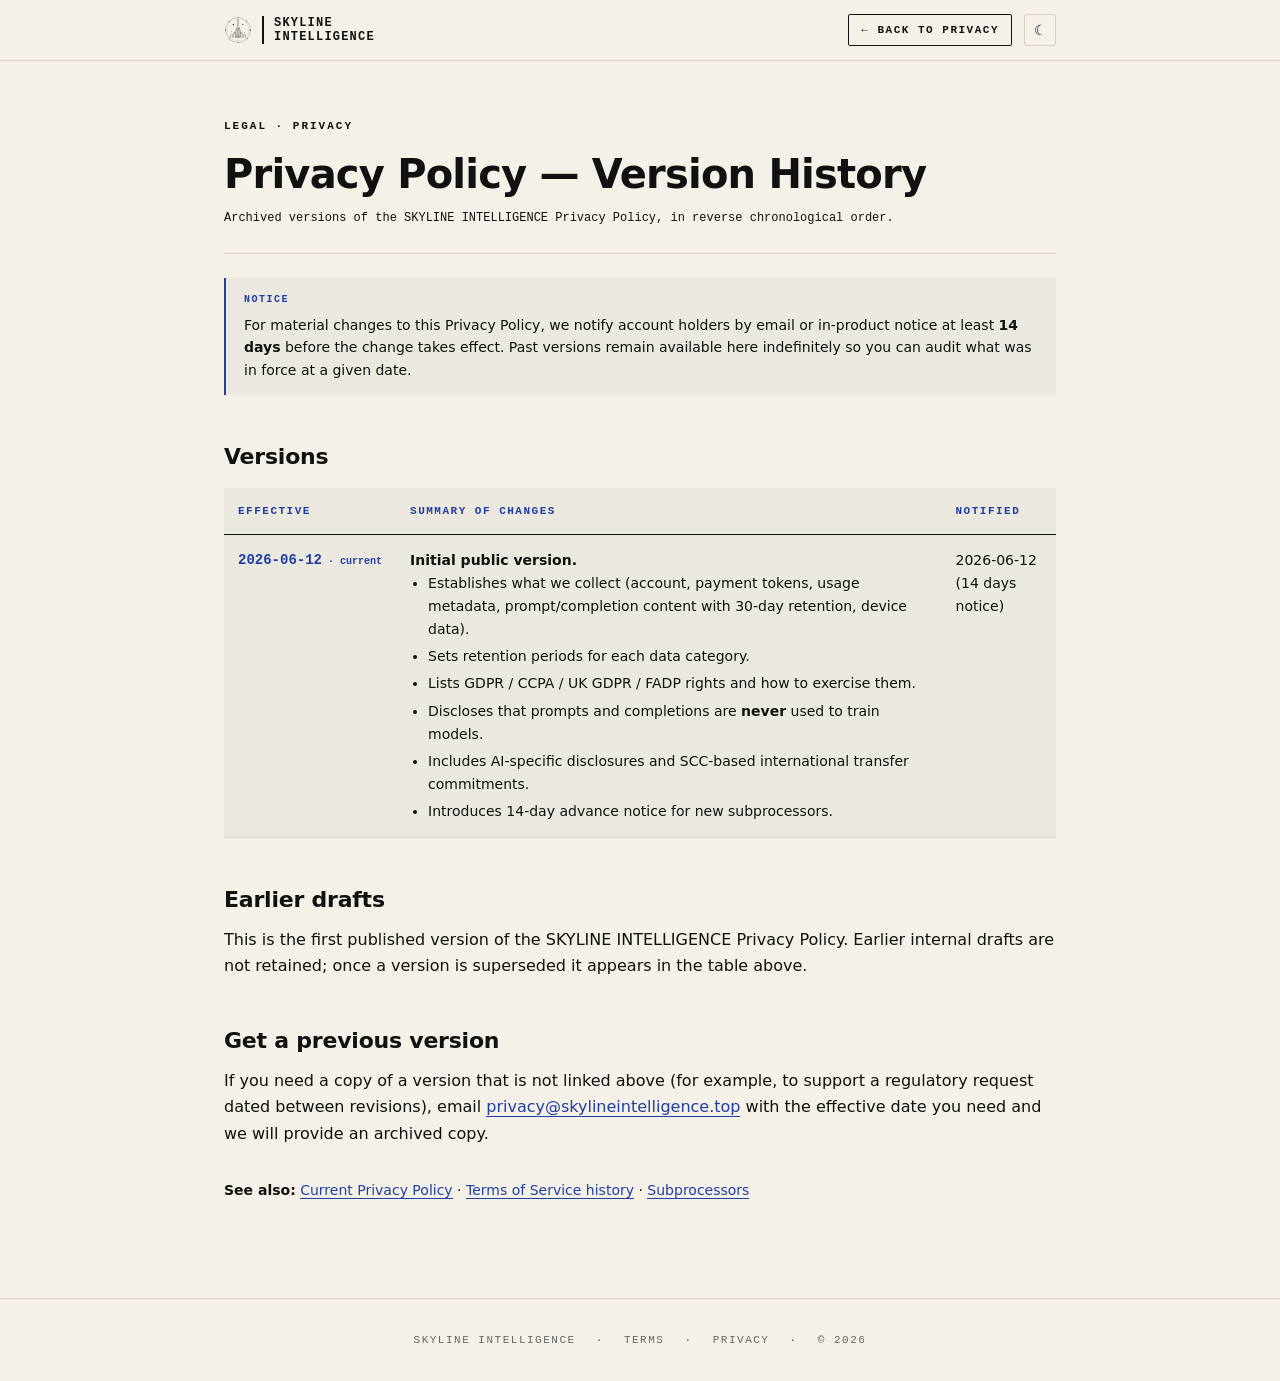
<file: legal/privacy-history.html>
<!doctype html>
<html lang="en" data-theme="dark">
<head>
<meta charset="utf-8">
<meta name="viewport" content="width=device-width, initial-scale=1">
<title>Privacy Policy — Version History — SKYLINE INTELLIGENCE</title>
<meta name="description" content="Version history of the SKYLINE INTELLIGENCE Privacy Policy.">
<link rel="icon" type="image/svg+xml" href="../linework-logo/logo-skyline-reverse.svg">
<script>
  (function () {
    try {
      var saved = localStorage.getItem('skyline-theme');
      if (saved === 'light' || saved === 'dark') {
        document.documentElement.setAttribute('data-theme', saved);
      } else if (window.matchMedia && window.matchMedia('(prefers-color-scheme: light)').matches) {
        document.documentElement.setAttribute('data-theme', 'light');
      }
    } catch (e) {}
  })();
</script>
<style>
  :root {
    --bg: #0a0c0f;
    --ink: #e8e4d8;
    --muted: #888888;
    --dim: #6a6a6a;
    --rule: #1c1f25;
    --card: #13161b;
    --green: #5b9eff;
    --green-hover: #4a8adb;
    --header-bg: rgba(10, 12, 15, 0.88);
    --table-tint: rgba(255, 255, 255, 0.035);
    --code-inline-bg: rgba(255, 255, 255, 0.07);
    --mono: ui-monospace, "JetBrains Mono", "SF Mono", Menlo, Consolas, monospace;
    --sans: ui-sans-serif, system-ui, -apple-system, "Inter", "Segoe UI", sans-serif;
  }
  [data-theme="light"] {
    --bg: #f5f1e8;
    --ink: #111111;
    --muted: #666666;
    --dim: #5a5a5a;
    --rule: #d8d2c4;
    --card: #ffffff;
    --green: #1f3fa3;
    --green-hover: #16307f;
    --header-bg: rgba(245, 241, 232, 0.92);
    --table-tint: rgba(0, 0, 0, 0.04);
    --code-inline-bg: rgba(0, 0, 0, 0.06);
  }
  * { box-sizing: border-box; }
  html { -webkit-text-size-adjust: 100%; }
  body {
    margin: 0;
    background: var(--bg);
    color: var(--ink);
    font-family: var(--sans);
    font-size: 16px;
    line-height: 1.65;
    -webkit-font-smoothing: antialiased;
    -moz-osx-font-smoothing: grayscale;
    transition: background-color 320ms ease, color 320ms ease;
  }
  .top { position: sticky; top: 0; z-index: 50; background: var(--header-bg); backdrop-filter: blur(8px); -webkit-backdrop-filter: blur(8px); border-bottom: 1px solid var(--rule); }
  .top-inner { max-width: 880px; margin: 0 auto; padding: 14px 24px; display: flex; align-items: center; justify-content: space-between; gap: 16px; }
  .brand { display: flex; align-items: center; gap: 10px; text-decoration: none; color: inherit; flex-shrink: 0; }
  .brand-mark { width: 28px; height: 28px; display: block; flex-shrink: 0; }
  .brand-wordmark {
    color: var(--ink);
    font-family: var(--mono);
    font-size: 12px;
    font-weight: 600;
    line-height: 1.2;
    letter-spacing: 0.1em;
    padding-left: 10px;
    border-left: 2px solid var(--ink);
    flex-shrink: 0;
    display: inline-flex; align-items: center;
    transition: color 320ms ease, border-color 320ms ease;
  }
  .nav-actions { display: flex; align-items: center; gap: 12px; }
  .nav-back {
    font-family: var(--mono);
    font-size: 11px;
    font-weight: 600;
    letter-spacing: 1.5px;
    text-transform: uppercase;
    color: var(--ink);
    text-decoration: none;
    padding: 6px 12px;
    border: 1px solid var(--ink);
    border-radius: 2px;
    transition: background-color 200ms ease, color 200ms ease;
  }
  .nav-back:hover { background: var(--ink); color: var(--bg); }
  .theme-toggle {
    width: 32px; height: 32px;
    display: flex; align-items: center; justify-content: center;
    background: transparent; color: var(--ink);
    border: 1px solid var(--rule);
    border-radius: 2px;
    font-family: var(--mono);
    font-size: 14px;
    cursor: pointer;
    transition: background-color 200ms ease, border-color 200ms ease, color 200ms ease;
  }
  .theme-toggle:hover { background: var(--table-tint); border-color: var(--ink); color: var(--ink); }
  .theme-toggle:focus-visible { outline: 2px solid var(--green); outline-offset: 3px; }
  .theme-toggle .ic-sun, .theme-toggle .ic-moon { display: none; }
  [data-theme="dark"]  .theme-toggle .ic-sun  { display: inline; }
  [data-theme="light"] .theme-toggle .ic-moon { display: inline; }

  .doc { max-width: 880px; margin: 0 auto; padding: 56px 24px 96px; }
  .doc-eyebrow { font-family: var(--mono); font-size: 11px; font-weight: 600; letter-spacing: 2px; text-transform: uppercase; color: var(--green); margin: 0 0 12px; }
  .doc-title { font-family: var(--sans); font-size: 40px; line-height: 1.15; font-weight: 700; letter-spacing: -0.02em; margin: 0 0 12px; color: var(--ink); }
  .doc-meta { font-family: var(--mono); font-size: 12px; color: var(--muted); margin: 0 0 48px; padding-bottom: 24px; border-bottom: 1px solid var(--rule); }
  .doc p { margin: 0 0 16px; color: var(--ink); }
  .doc p:last-child { margin-bottom: 0; }
  .doc a { color: var(--green); text-decoration: none; border-bottom: 1px solid var(--green); transition: color 200ms ease, border-color 200ms ease; }
  .doc a:hover { color: var(--green-hover); border-bottom-color: var(--green-hover); }
  .doc strong { color: var(--ink); font-weight: 700; }
  .doc h2 {
    font-family: var(--sans);
    font-size: 22px;
    line-height: 1.3;
    font-weight: 700;
    letter-spacing: -0.01em;
    margin: 48px 0 12px;
    color: var(--ink);
  }

  table.versions {
    width: 100%;
    border-collapse: collapse;
    margin: 16px 0 32px;
    font-size: 14px;
  }
  table.versions th, table.versions td {
    text-align: left;
    padding: 14px 14px;
    border-bottom: 1px solid var(--rule);
    vertical-align: top;
  }
  table.versions th {
    font-family: var(--mono);
    font-size: 11px;
    font-weight: 600;
    letter-spacing: 1.5px;
    text-transform: uppercase;
    color: var(--green);
    background: var(--table-tint);
    border-bottom: 1px solid var(--ink);
  }
  table.versions td { color: var(--ink); }
  table.versions td:first-child { font-family: var(--mono); white-space: nowrap; }
  table.versions tr.is-current td { background: var(--table-tint); }
  table.versions tr.is-current td:first-child { color: var(--green); font-weight: 700; }
  table.versions tr.is-current td:first-child::after { content: " · current"; font-size: 10px; color: var(--green); }
  table.versions ul { margin: 0; padding-left: 18px; }
  table.versions li { margin-bottom: 4px; }
  table.versions li:last-child { margin-bottom: 0; }

  .callout {
    margin: 24px 0;
    padding: 14px 18px;
    border-left: 2px solid var(--green);
    background: var(--table-tint);
    font-size: 14px;
    line-height: 1.6;
    color: var(--ink);
  }
  .callout-label { font-family: var(--mono); font-size: 10px; font-weight: 700; letter-spacing: 1.5px; text-transform: uppercase; color: var(--green); display: block; margin-bottom: 6px; }

  footer {
    border-top: 1px solid var(--rule);
    padding: 32px 24px;
    text-align: center;
    font-family: var(--mono);
    font-size: 11px;
    letter-spacing: 1.5px;
    text-transform: uppercase;
    color: var(--muted);
  }
  footer a { color: var(--muted); text-decoration: none; border-bottom: none; }
  footer a:hover { color: var(--ink); }
  footer .sep { margin: 0 12px; color: var(--dim); }

  .skip-link {
    position: fixed;
    top: 8px; left: 8px;
    padding: 8px 14px;
    background: var(--green); color: var(--bg);
    font-family: var(--mono);
    font-size: 11px;
    font-weight: 700;
    letter-spacing: 1.5px;
    text-transform: uppercase;
    border: 0;
    z-index: 300;
    transform: translateY(-200%);
    transition: transform 200ms ease;
  }
  .skip-link:focus { transform: translateY(0); outline: 2px solid var(--green); outline-offset: 2px; }

  @media (max-width: 640px) {
    .doc { padding: 40px 20px 80px; }
    .doc-title { font-size: 32px; }
    table.versions th, table.versions td { padding: 10px 8px; font-size: 13px; }
    table.versions th:nth-child(3), table.versions td:nth-child(3) { display: none; }
  }
</style>
</head>
<body>

<a class="skip-link" href="#main">Skip to content</a>

<header class="top">
  <div class="top-inner">
    <a class="brand" href="../index.html" aria-label="SKYLINE INTELLIGENCE — Home">
      <img class="brand-mark" src="../linework-logo/logo-skyline-reverse.svg" alt="" width="28" height="28">
      <span class="brand-wordmark">SKYLINE<br>INTELLIGENCE</span>
    </a>
    <div class="nav-actions">
      <a class="nav-back" href="../privacy.html">← Back to Privacy</a>
      <button class="theme-toggle" id="theme-toggle" type="button" aria-label="Toggle theme">
        <span class="ic-sun" aria-hidden="true">☀</span>
        <span class="ic-moon" aria-hidden="true">☾</span>
      </button>
    </div>
  </div>
</header>

<main class="doc" id="main">
  <p class="doc-eyebrow">Legal · Privacy</p>
  <h1 class="doc-title">Privacy Policy — Version History</h1>
  <p class="doc-meta">Archived versions of the SKYLINE INTELLIGENCE Privacy Policy, in reverse chronological order.</p>

  <div class="callout">
    <span class="callout-label">Notice</span>
    For material changes to this Privacy Policy, we notify account holders by email or in-product notice at least <strong>14 days</strong> before the change takes effect. Past versions remain available here indefinitely so you can audit what was in force at a given date.
  </div>

  <h2>Versions</h2>
  <table class="versions" aria-label="Privacy Policy version history">
    <thead>
      <tr>
        <th scope="col">Effective</th>
        <th scope="col">Summary of changes</th>
        <th scope="col">Notified</th>
      </tr>
    </thead>
    <tbody>
      <tr class="is-current">
        <td>2026-06-12</td>
        <td>
          <strong>Initial public version.</strong>
          <ul>
            <li>Establishes what we collect (account, payment tokens, usage metadata, prompt/completion content with 30-day retention, device data).</li>
            <li>Sets retention periods for each data category.</li>
            <li>Lists GDPR / CCPA / UK GDPR / FADP rights and how to exercise them.</li>
            <li>Discloses that prompts and completions are <strong>never</strong> used to train models.</li>
            <li>Includes AI-specific disclosures and SCC-based international transfer commitments.</li>
            <li>Introduces 14-day advance notice for new subprocessors.</li>
          </ul>
        </td>
        <td>2026-06-12<br>(14 days notice)</td>
      </tr>
    </tbody>
  </table>

  <h2>Earlier drafts</h2>
  <p>This is the first published version of the SKYLINE INTELLIGENCE Privacy Policy. Earlier internal drafts are not retained; once a version is superseded it appears in the table above.</p>

  <h2>Get a previous version</h2>
  <p>If you need a copy of a version that is not linked above (for example, to support a regulatory request dated between revisions), email <a href="mailto:privacy@skylineintelligence.top">privacy@skylineintelligence.top</a> with the effective date you need and we will provide an archived copy.</p>

  <p style="margin-top:32px;font-size:14px;">
    <strong>See also:</strong>
    <a href="../privacy.html">Current Privacy Policy</a>
    ·
    <a href="./terms-history.html">Terms of Service history</a>
    ·
    <a href="./subprocessors.html">Subprocessors</a>
  </p>
</main>

<footer>
  <a href="../index.html">SKYLINE INTELLIGENCE</a>
  <span class="sep">·</span>
  <a href="../terms.html">Terms</a>
  <span class="sep">·</span>
  <a href="../privacy.html">Privacy</a>
  <span class="sep">·</span>
  <span>© 2026</span>
</footer>

<script>
  (function () {
    var btn = document.getElementById('theme-toggle');
    if (!btn) return;
    function swapLogos(theme) {
      var logo = document.querySelector('.brand-mark');
      if (!logo) return;
      logo.src = theme === 'light'
        ? '../linework-logo/logo-skyline.svg'
        : '../linework-logo/logo-skyline-reverse.svg';
    }
    function syncToggleUI(theme) {
      document.documentElement.setAttribute('data-theme', theme);
    }
    btn.addEventListener('click', function () {
      var cur = document.documentElement.getAttribute('data-theme') || 'dark';
      var next = cur === 'dark' ? 'light' : 'dark';
      syncToggleUI(next);
      swapLogos(next);
      try { localStorage.setItem('skyline-theme', next); } catch (e) {}
    });
    var initial = document.documentElement.getAttribute('data-theme') || 'dark';
    swapLogos(initial);
  })();
</script>

</body>
</html>
</file>
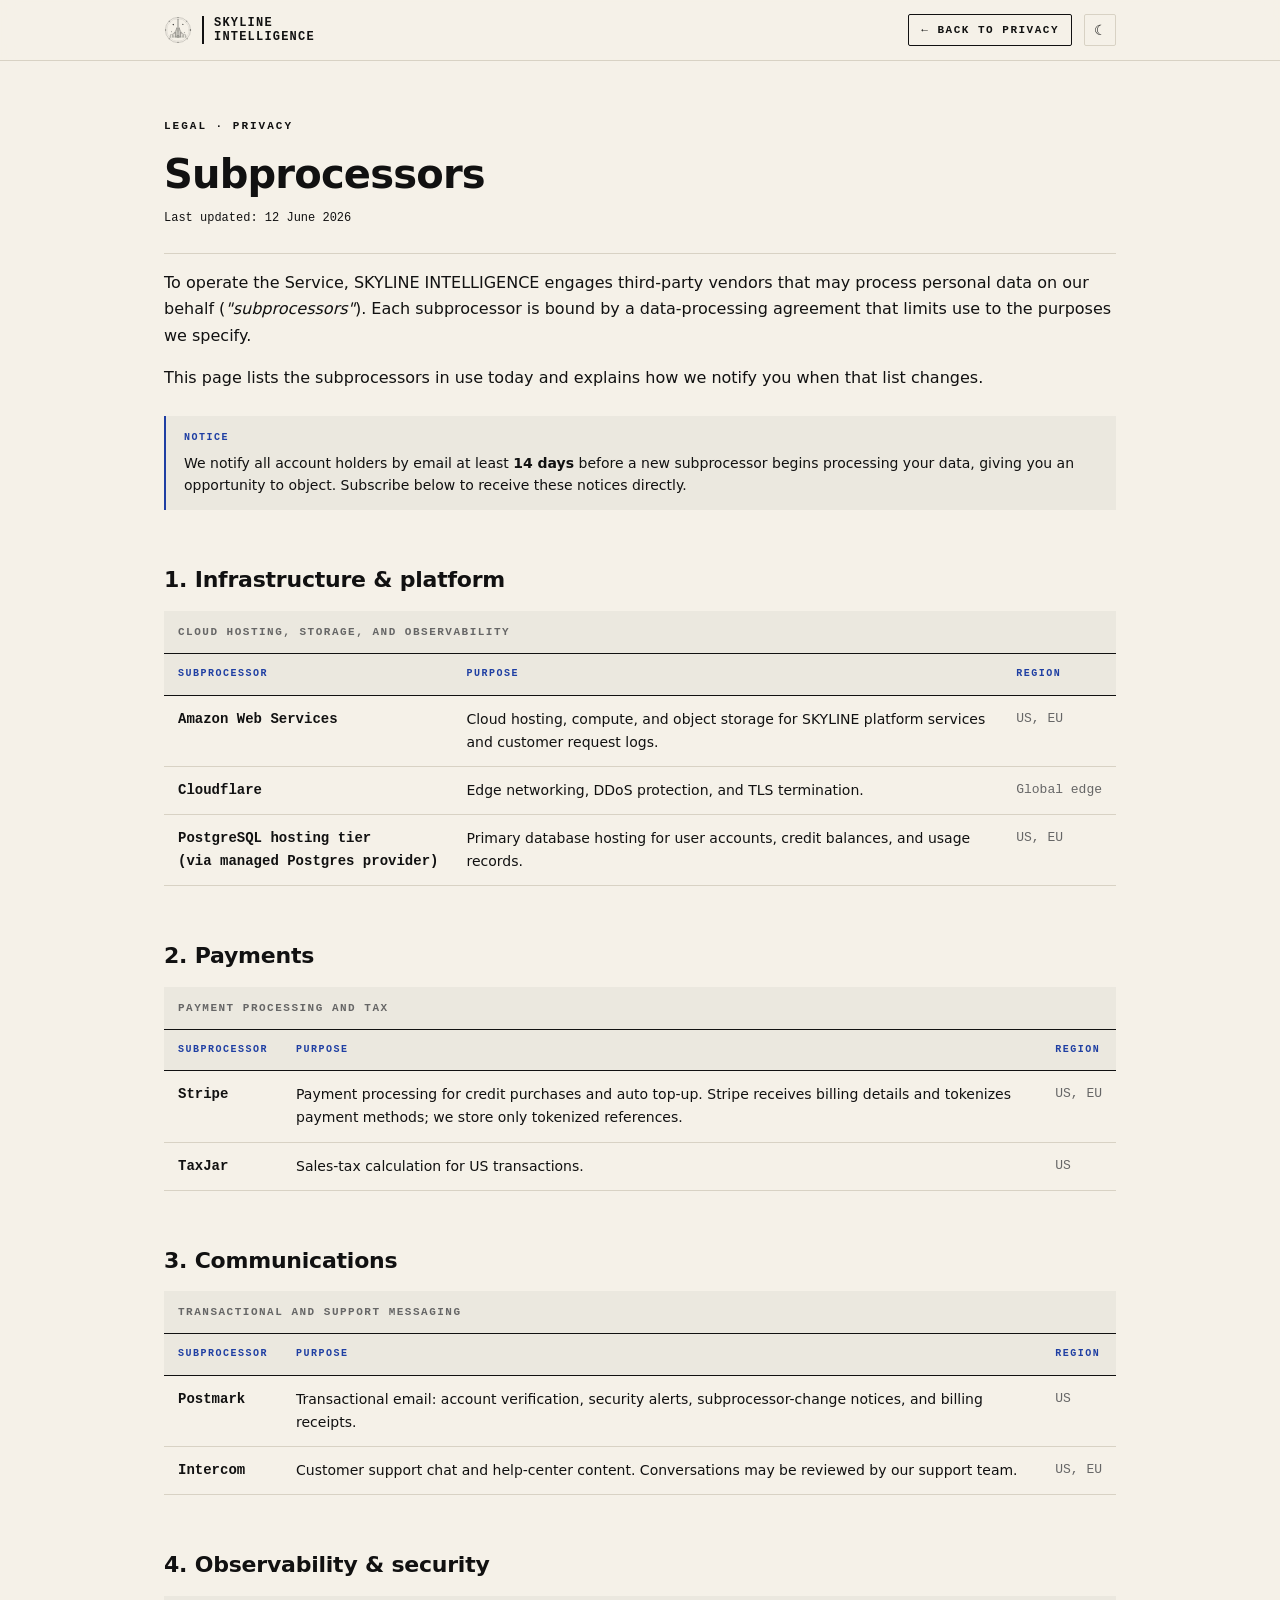
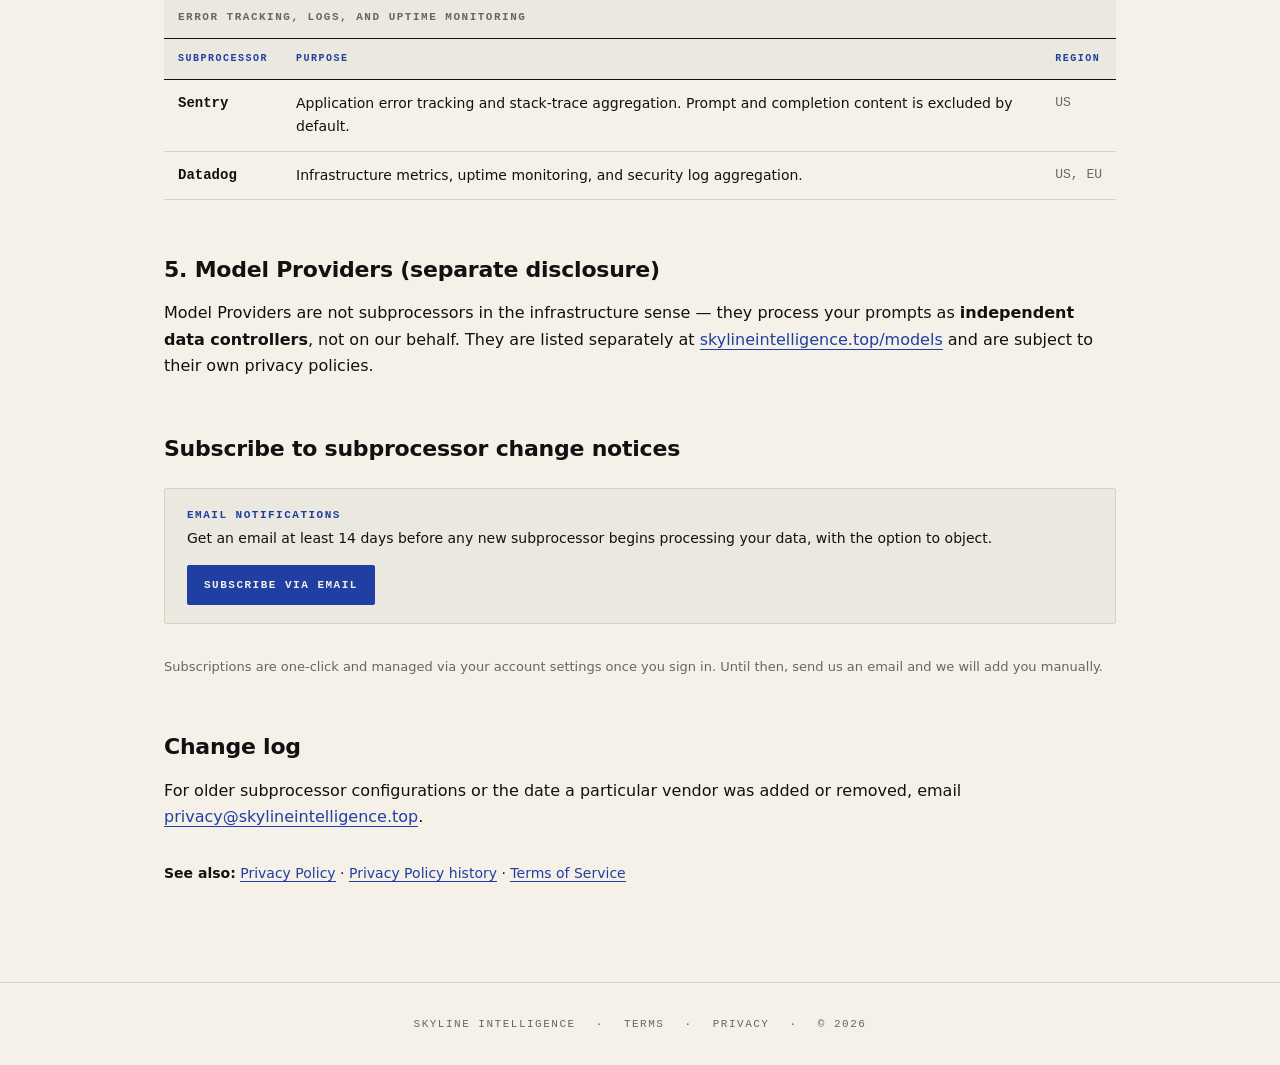
<file: legal/subprocessors.html>
<!doctype html>
<html lang="en" data-theme="dark">
<head>
<meta charset="utf-8">
<meta name="viewport" content="width=device-width, initial-scale=1">
<title>Subprocessors — SKYLINE INTELLIGENCE</title>
<meta name="description" content="List of third-party subprocessors that SKYLINE INTELLIGENCE uses to operate the Service, including how we notify you of changes.">
<link rel="icon" type="image/svg+xml" href="../linework-logo/logo-skyline-reverse.svg">
<script>
  (function () {
    try {
      var saved = localStorage.getItem('skyline-theme');
      if (saved === 'light' || saved === 'dark') {
        document.documentElement.setAttribute('data-theme', saved);
      } else if (window.matchMedia && window.matchMedia('(prefers-color-scheme: light)').matches) {
        document.documentElement.setAttribute('data-theme', 'light');
      }
    } catch (e) {}
  })();
</script>
<style>
  :root {
    --bg: #0a0c0f;
    --ink: #e8e4d8;
    --muted: #888888;
    --dim: #6a6a6a;
    --rule: #1c1f25;
    --card: #13161b;
    --green: #5b9eff;
    --green-hover: #4a8adb;
    --header-bg: rgba(10, 12, 15, 0.88);
    --table-tint: rgba(255, 255, 255, 0.035);
    --code-inline-bg: rgba(255, 255, 255, 0.07);
    --mono: ui-monospace, "JetBrains Mono", "SF Mono", Menlo, Consolas, monospace;
    --sans: ui-sans-serif, system-ui, -apple-system, "Inter", "Segoe UI", sans-serif;
  }
  [data-theme="light"] {
    --bg: #f5f1e8;
    --ink: #111111;
    --muted: #666666;
    --dim: #5a5a5a;
    --rule: #d8d2c4;
    --card: #ffffff;
    --green: #1f3fa3;
    --green-hover: #16307f;
    --header-bg: rgba(245, 241, 232, 0.92);
    --table-tint: rgba(0, 0, 0, 0.04);
    --code-inline-bg: rgba(0, 0, 0, 0.06);
  }
  * { box-sizing: border-box; }
  html { -webkit-text-size-adjust: 100%; }
  body {
    margin: 0;
    background: var(--bg);
    color: var(--ink);
    font-family: var(--sans);
    font-size: 16px;
    line-height: 1.65;
    -webkit-font-smoothing: antialiased;
    -moz-osx-font-smoothing: grayscale;
    transition: background-color 320ms ease, color 320ms ease;
  }
  .top { position: sticky; top: 0; z-index: 50; background: var(--header-bg); backdrop-filter: blur(8px); -webkit-backdrop-filter: blur(8px); border-bottom: 1px solid var(--rule); }
  .top-inner { max-width: 1000px; margin: 0 auto; padding: 14px 24px; display: flex; align-items: center; justify-content: space-between; gap: 16px; }
  .brand { display: flex; align-items: center; gap: 10px; text-decoration: none; color: inherit; flex-shrink: 0; }
  .brand-mark { width: 28px; height: 28px; display: block; flex-shrink: 0; }
  .brand-wordmark {
    color: var(--ink);
    font-family: var(--mono);
    font-size: 12px;
    font-weight: 600;
    line-height: 1.2;
    letter-spacing: 0.1em;
    padding-left: 10px;
    border-left: 2px solid var(--ink);
    flex-shrink: 0;
    display: inline-flex; align-items: center;
    transition: color 320ms ease, border-color 320ms ease;
  }
  .nav-actions { display: flex; align-items: center; gap: 12px; }
  .nav-back {
    font-family: var(--mono);
    font-size: 11px;
    font-weight: 600;
    letter-spacing: 1.5px;
    text-transform: uppercase;
    color: var(--ink);
    text-decoration: none;
    padding: 6px 12px;
    border: 1px solid var(--ink);
    border-radius: 2px;
    transition: background-color 200ms ease, color 200ms ease;
  }
  .nav-back:hover { background: var(--ink); color: var(--bg); }
  .theme-toggle {
    width: 32px; height: 32px;
    display: flex; align-items: center; justify-content: center;
    background: transparent; color: var(--ink);
    border: 1px solid var(--rule);
    border-radius: 2px;
    font-family: var(--mono);
    font-size: 14px;
    cursor: pointer;
    transition: background-color 200ms ease, border-color 200ms ease, color 200ms ease;
  }
  .theme-toggle:hover { background: var(--table-tint); border-color: var(--ink); color: var(--ink); }
  .theme-toggle:focus-visible { outline: 2px solid var(--green); outline-offset: 3px; }
  .theme-toggle .ic-sun, .theme-toggle .ic-moon { display: none; }
  [data-theme="dark"]  .theme-toggle .ic-sun  { display: inline; }
  [data-theme="light"] .theme-toggle .ic-moon { display: inline; }

  .doc { max-width: 1000px; margin: 0 auto; padding: 56px 24px 96px; }
  .doc-eyebrow { font-family: var(--mono); font-size: 11px; font-weight: 600; letter-spacing: 2px; text-transform: uppercase; color: var(--green); margin: 0 0 12px; }
  .doc-title { font-family: var(--sans); font-size: 40px; line-height: 1.15; font-weight: 700; letter-spacing: -0.02em; margin: 0 0 12px; color: var(--ink); }
  .doc-meta { font-family: var(--mono); font-size: 12px; color: var(--muted); margin: 0 0 32px; padding-bottom: 24px; border-bottom: 1px solid var(--rule); }
  .doc p { margin: 0 0 16px; color: var(--ink); }
  .doc p:last-child { margin-bottom: 0; }
  .doc a { color: var(--green); text-decoration: none; border-bottom: 1px solid var(--green); transition: color 200ms ease, border-color 200ms ease; }
  .doc a:hover { color: var(--green-hover); border-bottom-color: var(--green-hover); }
  .doc strong { color: var(--ink); font-weight: 700; }
  .doc code { font-family: var(--mono); font-size: 0.92em; background: var(--code-inline-bg); padding: 2px 6px; border-radius: 2px; }
  .doc h2 { font-family: var(--sans); font-size: 22px; line-height: 1.3; font-weight: 700; letter-spacing: -0.01em; margin: 56px 0 16px; color: var(--ink); }
  .doc h3 { font-family: var(--mono); font-size: 13px; font-weight: 600; letter-spacing: 1px; text-transform: uppercase; color: var(--green); margin: 32px 0 12px; }
  .doc ul { margin: 0 0 16px; padding-left: 22px; }
  .doc li { margin-bottom: 8px; }
  .doc li::marker { color: var(--muted); }

  .callout {
    margin: 24px 0;
    padding: 14px 18px;
    border-left: 2px solid var(--green);
    background: var(--table-tint);
    font-size: 14px;
    line-height: 1.6;
    color: var(--ink);
  }
  .callout-label { font-family: var(--mono); font-size: 10px; font-weight: 700; letter-spacing: 1.5px; text-transform: uppercase; color: var(--green); display: block; margin-bottom: 6px; }

  /* === Subprocessor table === */
  table.subs {
    width: 100%;
    border-collapse: collapse;
    margin: 16px 0 32px;
    font-size: 14px;
  }
  table.subs caption {
    font-family: var(--mono);
    font-size: 11px;
    font-weight: 600;
    letter-spacing: 1.5px;
    text-transform: uppercase;
    color: var(--muted);
    text-align: left;
    padding: 12px 14px;
    border-bottom: 1px solid var(--ink);
    background: var(--table-tint);
    caption-side: top;
  }
  table.subs th, table.subs td {
    text-align: left;
    padding: 12px 14px;
    border-bottom: 1px solid var(--rule);
    vertical-align: top;
  }
  table.subs th {
    font-family: var(--mono);
    font-size: 10px;
    font-weight: 600;
    letter-spacing: 1.5px;
    text-transform: uppercase;
    color: var(--green);
    background: var(--table-tint);
    border-bottom: 1px solid var(--ink);
  }
  table.subs td { color: var(--ink); }
  table.subs td:nth-child(1) { font-family: var(--mono); font-weight: 600; white-space: nowrap; }
  table.subs td:nth-child(3) { font-family: var(--mono); font-size: 13px; color: var(--muted); white-space: nowrap; }
  table.subs tr:hover td { background: var(--table-tint); }
  table.subs a { border-bottom: none; }

  /* Subscription box */
  .subscribe-box {
    margin: 24px 0 32px;
    padding: 18px 22px;
    border: 1px solid var(--rule);
    border-radius: 2px;
    background: var(--table-tint);
    display: flex;
    align-items: center;
    justify-content: space-between;
    gap: 16px;
    flex-wrap: wrap;
  }
  .subscribe-box .label { font-size: 14px; line-height: 1.5; color: var(--ink); }
  .subscribe-box .label strong { display: block; font-family: var(--mono); font-size: 11px; letter-spacing: 1.5px; text-transform: uppercase; color: var(--green); margin-bottom: 4px; }
  .subscribe-btn {
    font-family: var(--mono);
    font-size: 11px;
    font-weight: 600;
    letter-spacing: 1.5px;
    text-transform: uppercase;
    color: var(--bg) !important;
    background: var(--green);
    text-decoration: none !important;
    border-bottom: 1px solid var(--green) !important;
    padding: 10px 16px;
    border: 1px solid var(--green);
    border-radius: 2px;
    transition: background-color 200ms ease, color 200ms ease, border-color 200ms ease;
    flex-shrink: 0;
    display: inline-block;
  }
  .subscribe-btn:hover { background: var(--green-hover); border-color: var(--green-hover); color: var(--bg) !important; }

  footer {
    border-top: 1px solid var(--rule);
    padding: 32px 24px;
    text-align: center;
    font-family: var(--mono);
    font-size: 11px;
    letter-spacing: 1.5px;
    text-transform: uppercase;
    color: var(--muted);
  }
  footer a { color: var(--muted); text-decoration: none; border-bottom: none; }
  footer a:hover { color: var(--ink); }
  footer .sep { margin: 0 12px; color: var(--dim); }

  .skip-link {
    position: fixed;
    top: 8px; left: 8px;
    padding: 8px 14px;
    background: var(--green); color: var(--bg);
    font-family: var(--mono);
    font-size: 11px;
    font-weight: 700;
    letter-spacing: 1.5px;
    text-transform: uppercase;
    border: 0;
    z-index: 300;
    transform: translateY(-200%);
    transition: transform 200ms ease;
  }
  .skip-link:focus { transform: translateY(0); outline: 2px solid var(--green); outline-offset: 2px; }

  @media (max-width: 640px) {
    .doc { padding: 40px 20px 80px; }
    .doc-title { font-size: 32px; }
    table.subs th, table.subs td { padding: 10px 8px; font-size: 13px; }
    table.subs th:nth-child(3), table.subs td:nth-child(3) { display: none; }
  }
</style>
</head>
<body>

<a class="skip-link" href="#main">Skip to content</a>

<header class="top">
  <div class="top-inner">
    <a class="brand" href="../index.html" aria-label="SKYLINE INTELLIGENCE — Home">
      <img class="brand-mark" src="../linework-logo/logo-skyline-reverse.svg" alt="" width="28" height="28">
      <span class="brand-wordmark">SKYLINE<br>INTELLIGENCE</span>
    </a>
    <div class="nav-actions">
      <a class="nav-back" href="../privacy.html">← Back to Privacy</a>
      <button class="theme-toggle" id="theme-toggle" type="button" aria-label="Toggle theme">
        <span class="ic-sun" aria-hidden="true">☀</span>
        <span class="ic-moon" aria-hidden="true">☾</span>
      </button>
    </div>
  </div>
</header>

<main class="doc" id="main">
  <p class="doc-eyebrow">Legal · Privacy</p>
  <h1 class="doc-title">Subprocessors</h1>
  <p class="doc-meta">Last updated: <time datetime="2026-06-12">12 June 2026</time></p>

  <p>To operate the Service, SKYLINE INTELLIGENCE engages third-party vendors that may process personal data on our behalf (<em>"subprocessors"</em>). Each subprocessor is bound by a data-processing agreement that limits use to the purposes we specify.</p>
  <p>This page lists the subprocessors in use today and explains how we notify you when that list changes.</p>

  <div class="callout">
    <span class="callout-label">Notice</span>
    We notify all account holders by email at least <strong>14 days</strong> before a new subprocessor begins processing your data, giving you an opportunity to object. Subscribe below to receive these notices directly.
  </div>

  <h2>1. Infrastructure &amp; platform</h2>
  <table class="subs" aria-label="Infrastructure subprocessors">
    <caption>Cloud hosting, storage, and observability</caption>
    <thead>
      <tr>
        <th scope="col">Subprocessor</th>
        <th scope="col">Purpose</th>
        <th scope="col">Region</th>
      </tr>
    </thead>
    <tbody>
      <tr>
        <td>Amazon Web Services</td>
        <td>Cloud hosting, compute, and object storage for SKYLINE platform services and customer request logs.</td>
        <td>US, EU</td>
      </tr>
      <tr>
        <td>Cloudflare</td>
        <td>Edge networking, DDoS protection, and TLS termination.</td>
        <td>Global edge</td>
      </tr>
      <tr>
        <td>PostgreSQL hosting tier<br>(via managed Postgres provider)</td>
        <td>Primary database hosting for user accounts, credit balances, and usage records.</td>
        <td>US, EU</td>
      </tr>
    </tbody>
  </table>

  <h2>2. Payments</h2>
  <table class="subs" aria-label="Payment subprocessors">
    <caption>Payment processing and tax</caption>
    <thead>
      <tr>
        <th scope="col">Subprocessor</th>
        <th scope="col">Purpose</th>
        <th scope="col">Region</th>
      </tr>
    </thead>
    <tbody>
      <tr>
        <td>Stripe</td>
        <td>Payment processing for credit purchases and auto top-up. Stripe receives billing details and tokenizes payment methods; we store only tokenized references.</td>
        <td>US, EU</td>
      </tr>
      <tr>
        <td>TaxJar</td>
        <td>Sales-tax calculation for US transactions.</td>
        <td>US</td>
      </tr>
    </tbody>
  </table>

  <h2>3. Communications</h2>
  <table class="subs" aria-label="Communications subprocessors">
    <caption>Transactional and support messaging</caption>
    <thead>
      <tr>
        <th scope="col">Subprocessor</th>
        <th scope="col">Purpose</th>
        <th scope="col">Region</th>
      </tr>
    </thead>
    <tbody>
      <tr>
        <td>Postmark</td>
        <td>Transactional email: account verification, security alerts, subprocessor-change notices, and billing receipts.</td>
        <td>US</td>
      </tr>
      <tr>
        <td>Intercom</td>
        <td>Customer support chat and help-center content. Conversations may be reviewed by our support team.</td>
        <td>US, EU</td>
      </tr>
    </tbody>
  </table>

  <h2>4. Observability &amp; security</h2>
  <table class="subs" aria-label="Observability subprocessors">
    <caption>Error tracking, logs, and uptime monitoring</caption>
    <thead>
      <tr>
        <th scope="col">Subprocessor</th>
        <th scope="col">Purpose</th>
        <th scope="col">Region</th>
      </tr>
    </thead>
    <tbody>
      <tr>
        <td>Sentry</td>
        <td>Application error tracking and stack-trace aggregation. Prompt and completion content is excluded by default.</td>
        <td>US</td>
      </tr>
      <tr>
        <td>Datadog</td>
        <td>Infrastructure metrics, uptime monitoring, and security log aggregation.</td>
        <td>US, EU</td>
      </tr>
    </tbody>
  </table>

  <h2>5. Model Providers (separate disclosure)</h2>
  <p>Model Providers are not subprocessors in the infrastructure sense — they process your prompts as <strong>independent data controllers</strong>, not on our behalf. They are listed separately at <a href="../index.html#models">skylineintelligence.top/models</a> and are subject to their own privacy policies.</p>

  <h2>Subscribe to subprocessor change notices</h2>
  <div class="subscribe-box">
    <div class="label">
      <strong>Email notifications</strong>
      Get an email at least 14 days before any new subprocessor begins processing your data, with the option to object.
    </div>
    <a class="subscribe-btn" href="mailto:privacy@skylineintelligence.top?subject=Subscribe%20to%20subprocessor%20change%20notices">Subscribe via email</a>
  </div>
  <p style="font-size:13px;color:var(--muted);">Subscriptions are one-click and managed via your account settings once you sign in. Until then, send us an email and we will add you manually.</p>

  <h2>Change log</h2>
  <p>For older subprocessor configurations or the date a particular vendor was added or removed, email <a href="mailto:privacy@skylineintelligence.top">privacy@skylineintelligence.top</a>.</p>

  <p style="margin-top:32px;font-size:14px;">
    <strong>See also:</strong>
    <a href="../privacy.html">Privacy Policy</a>
    ·
    <a href="./privacy-history.html">Privacy Policy history</a>
    ·
    <a href="../terms.html">Terms of Service</a>
  </p>
</main>

<footer>
  <a href="../index.html">SKYLINE INTELLIGENCE</a>
  <span class="sep">·</span>
  <a href="../terms.html">Terms</a>
  <span class="sep">·</span>
  <a href="../privacy.html">Privacy</a>
  <span class="sep">·</span>
  <span>© 2026</span>
</footer>

<script>
  (function () {
    var btn = document.getElementById('theme-toggle');
    if (!btn) return;
    function swapLogos(theme) {
      var logo = document.querySelector('.brand-mark');
      if (!logo) return;
      logo.src = theme === 'light'
        ? '../linework-logo/logo-skyline.svg'
        : '../linework-logo/logo-skyline-reverse.svg';
    }
    function syncToggleUI(theme) {
      document.documentElement.setAttribute('data-theme', theme);
    }
    btn.addEventListener('click', function () {
      var cur = document.documentElement.getAttribute('data-theme') || 'dark';
      var next = cur === 'dark' ? 'light' : 'dark';
      syncToggleUI(next);
      swapLogos(next);
      try { localStorage.setItem('skyline-theme', next); } catch (e) {}
    });
    var initial = document.documentElement.getAttribute('data-theme') || 'dark';
    swapLogos(initial);
  })();
</script>

</body>
</html>
</file>
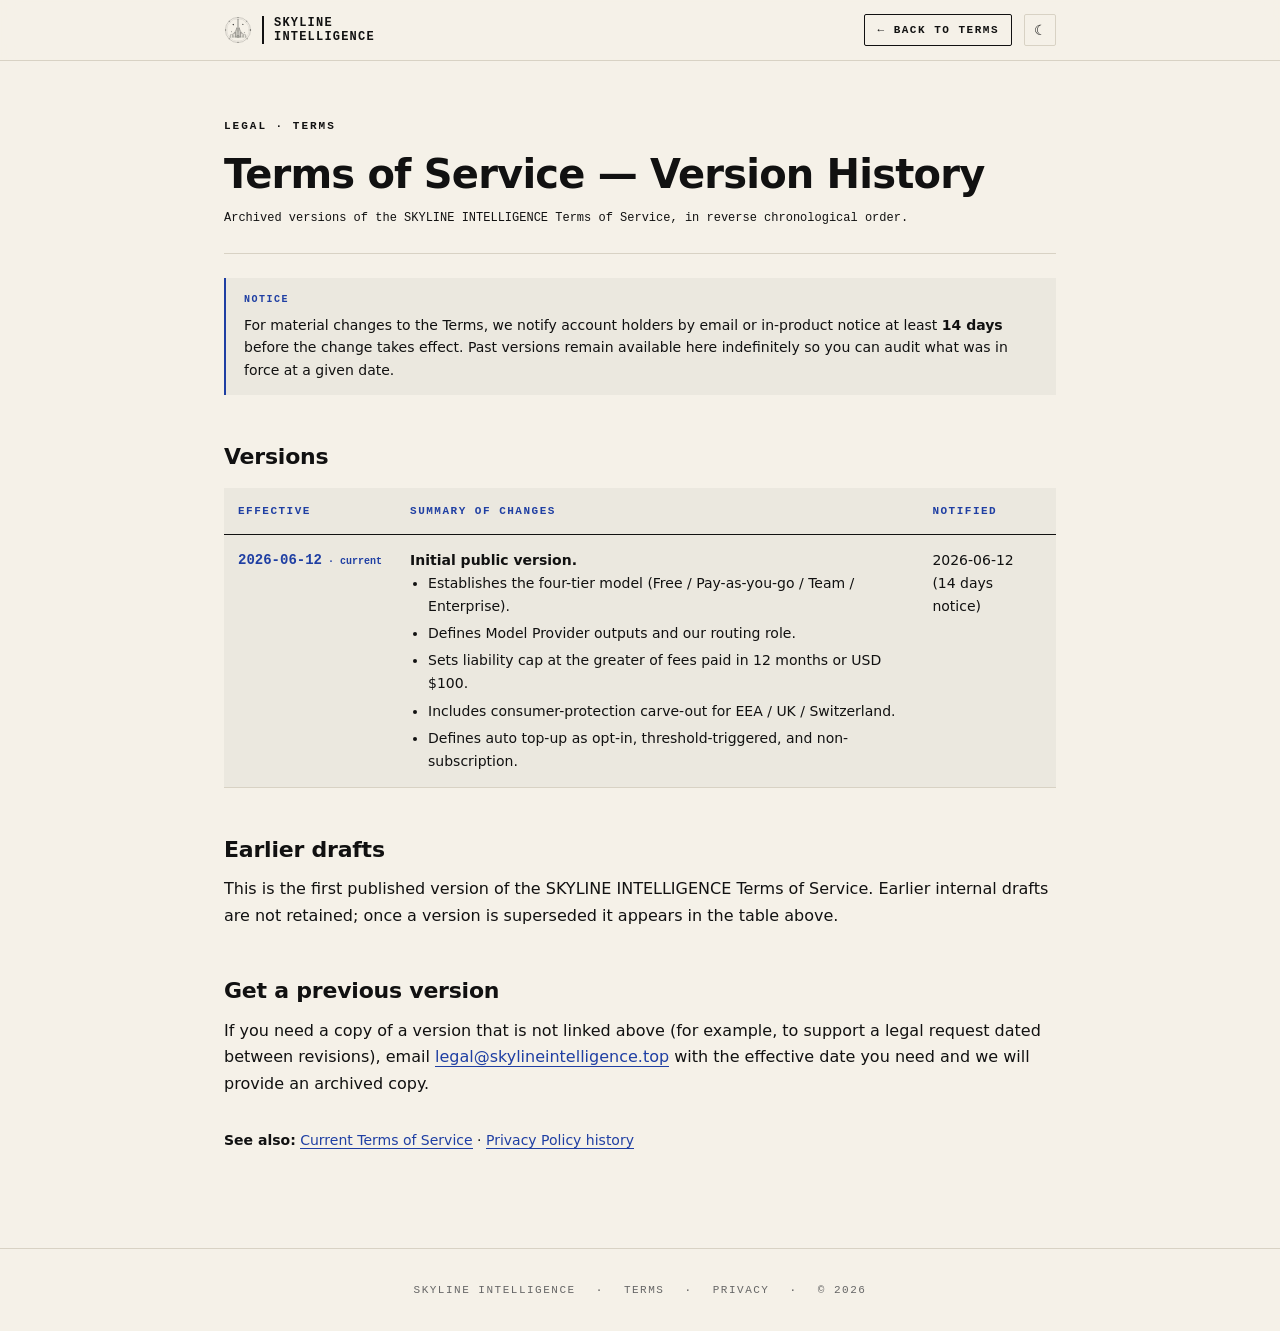
<file: legal/terms-history.html>
<!doctype html>
<html lang="en" data-theme="dark">
<head>
<meta charset="utf-8">
<meta name="viewport" content="width=device-width, initial-scale=1">
<title>Terms of Service — Version History — SKYLINE INTELLIGENCE</title>
<meta name="description" content="Version history of the SKYLINE INTELLIGENCE Terms of Service.">
<link rel="icon" type="image/svg+xml" href="../linework-logo/logo-skyline-reverse.svg">
<script>
  (function () {
    try {
      var saved = localStorage.getItem('skyline-theme');
      if (saved === 'light' || saved === 'dark') {
        document.documentElement.setAttribute('data-theme', saved);
      } else if (window.matchMedia && window.matchMedia('(prefers-color-scheme: light)').matches) {
        document.documentElement.setAttribute('data-theme', 'light');
      }
    } catch (e) {}
  })();
</script>
<style>
  :root {
    --bg: #0a0c0f;
    --ink: #e8e4d8;
    --muted: #888888;
    --dim: #6a6a6a;
    --rule: #1c1f25;
    --card: #13161b;
    --green: #5b9eff;
    --green-hover: #4a8adb;
    --header-bg: rgba(10, 12, 15, 0.88);
    --table-tint: rgba(255, 255, 255, 0.035);
    --code-inline-bg: rgba(255, 255, 255, 0.07);
    --mono: ui-monospace, "JetBrains Mono", "SF Mono", Menlo, Consolas, monospace;
    --sans: ui-sans-serif, system-ui, -apple-system, "Inter", "Segoe UI", sans-serif;
  }
  [data-theme="light"] {
    --bg: #f5f1e8;
    --ink: #111111;
    --muted: #666666;
    --dim: #5a5a5a;
    --rule: #d8d2c4;
    --card: #ffffff;
    --green: #1f3fa3;
    --green-hover: #16307f;
    --header-bg: rgba(245, 241, 232, 0.92);
    --table-tint: rgba(0, 0, 0, 0.04);
    --code-inline-bg: rgba(0, 0, 0, 0.06);
  }
  * { box-sizing: border-box; }
  html { -webkit-text-size-adjust: 100%; }
  body {
    margin: 0;
    background: var(--bg);
    color: var(--ink);
    font-family: var(--sans);
    font-size: 16px;
    line-height: 1.65;
    -webkit-font-smoothing: antialiased;
    -moz-osx-font-smoothing: grayscale;
    transition: background-color 320ms ease, color 320ms ease;
  }
  .top { position: sticky; top: 0; z-index: 50; background: var(--header-bg); backdrop-filter: blur(8px); -webkit-backdrop-filter: blur(8px); border-bottom: 1px solid var(--rule); }
  .top-inner { max-width: 880px; margin: 0 auto; padding: 14px 24px; display: flex; align-items: center; justify-content: space-between; gap: 16px; }
  .brand { display: flex; align-items: center; gap: 10px; text-decoration: none; color: inherit; flex-shrink: 0; }
  .brand-mark { width: 28px; height: 28px; display: block; flex-shrink: 0; }
  .brand-wordmark {
    color: var(--ink);
    font-family: var(--mono);
    font-size: 12px;
    font-weight: 600;
    line-height: 1.2;
    letter-spacing: 0.1em;
    padding-left: 10px;
    border-left: 2px solid var(--ink);
    flex-shrink: 0;
    display: inline-flex; align-items: center;
    transition: color 320ms ease, border-color 320ms ease;
  }
  .nav-actions { display: flex; align-items: center; gap: 12px; }
  .nav-back {
    font-family: var(--mono);
    font-size: 11px;
    font-weight: 600;
    letter-spacing: 1.5px;
    text-transform: uppercase;
    color: var(--ink);
    text-decoration: none;
    padding: 6px 12px;
    border: 1px solid var(--ink);
    border-radius: 2px;
    transition: background-color 200ms ease, color 200ms ease;
  }
  .nav-back:hover { background: var(--ink); color: var(--bg); }
  .theme-toggle {
    width: 32px; height: 32px;
    display: flex; align-items: center; justify-content: center;
    background: transparent; color: var(--ink);
    border: 1px solid var(--rule);
    border-radius: 2px;
    font-family: var(--mono);
    font-size: 14px;
    cursor: pointer;
    transition: background-color 200ms ease, border-color 200ms ease, color 200ms ease;
  }
  .theme-toggle:hover { background: var(--table-tint); border-color: var(--ink); color: var(--ink); }
  .theme-toggle:focus-visible { outline: 2px solid var(--green); outline-offset: 3px; }
  .theme-toggle .ic-sun, .theme-toggle .ic-moon { display: none; }
  [data-theme="dark"]  .theme-toggle .ic-sun  { display: inline; }
  [data-theme="light"] .theme-toggle .ic-moon { display: inline; }

  .doc { max-width: 880px; margin: 0 auto; padding: 56px 24px 96px; }
  .doc-eyebrow { font-family: var(--mono); font-size: 11px; font-weight: 600; letter-spacing: 2px; text-transform: uppercase; color: var(--green); margin: 0 0 12px; }
  .doc-title { font-family: var(--sans); font-size: 40px; line-height: 1.15; font-weight: 700; letter-spacing: -0.02em; margin: 0 0 12px; color: var(--ink); }
  .doc-meta { font-family: var(--mono); font-size: 12px; color: var(--muted); margin: 0 0 48px; padding-bottom: 24px; border-bottom: 1px solid var(--rule); }
  .doc p { margin: 0 0 16px; color: var(--ink); }
  .doc p:last-child { margin-bottom: 0; }
  .doc a { color: var(--green); text-decoration: none; border-bottom: 1px solid var(--green); transition: color 200ms ease, border-color 200ms ease; }
  .doc a:hover { color: var(--green-hover); border-bottom-color: var(--green-hover); }
  .doc strong { color: var(--ink); font-weight: 700; }

  .doc h2 {
    font-family: var(--sans);
    font-size: 22px;
    line-height: 1.3;
    font-weight: 700;
    letter-spacing: -0.01em;
    margin: 48px 0 12px;
    color: var(--ink);
  }

  /* === Version table === */
  table.versions {
    width: 100%;
    border-collapse: collapse;
    margin: 16px 0 32px;
    font-size: 14px;
  }
  table.versions th, table.versions td {
    text-align: left;
    padding: 14px 14px;
    border-bottom: 1px solid var(--rule);
    vertical-align: top;
  }
  table.versions th {
    font-family: var(--mono);
    font-size: 11px;
    font-weight: 600;
    letter-spacing: 1.5px;
    text-transform: uppercase;
    color: var(--green);
    background: var(--table-tint);
    border-bottom: 1px solid var(--ink);
  }
  table.versions td { color: var(--ink); }
  table.versions td:first-child { font-family: var(--mono); white-space: nowrap; }
  table.versions tr.is-current td { background: var(--table-tint); }
  table.versions tr.is-current td:first-child { color: var(--green); font-weight: 700; }
  table.versions tr.is-current td:first-child::after { content: " · current"; font-size: 10px; color: var(--green); }
  table.versions ul { margin: 0; padding-left: 18px; }
  table.versions li { margin-bottom: 4px; }
  table.versions li:last-child { margin-bottom: 0; }

  .callout {
    margin: 24px 0;
    padding: 14px 18px;
    border-left: 2px solid var(--green);
    background: var(--table-tint);
    font-size: 14px;
    line-height: 1.6;
    color: var(--ink);
  }
  .callout-label { font-family: var(--mono); font-size: 10px; font-weight: 700; letter-spacing: 1.5px; text-transform: uppercase; color: var(--green); display: block; margin-bottom: 6px; }

  footer {
    border-top: 1px solid var(--rule);
    padding: 32px 24px;
    text-align: center;
    font-family: var(--mono);
    font-size: 11px;
    letter-spacing: 1.5px;
    text-transform: uppercase;
    color: var(--muted);
  }
  footer a { color: var(--muted); text-decoration: none; border-bottom: none; }
  footer a:hover { color: var(--ink); }
  footer .sep { margin: 0 12px; color: var(--dim); }

  .skip-link {
    position: fixed;
    top: 8px; left: 8px;
    padding: 8px 14px;
    background: var(--green); color: var(--bg);
    font-family: var(--mono);
    font-size: 11px;
    font-weight: 700;
    letter-spacing: 1.5px;
    text-transform: uppercase;
    border: 0;
    z-index: 300;
    transform: translateY(-200%);
    transition: transform 200ms ease;
  }
  .skip-link:focus { transform: translateY(0); outline: 2px solid var(--green); outline-offset: 2px; }

  @media (max-width: 640px) {
    .doc { padding: 40px 20px 80px; }
    .doc-title { font-size: 32px; }
    table.versions th, table.versions td { padding: 10px 8px; font-size: 13px; }
    table.versions th:nth-child(3), table.versions td:nth-child(3) { display: none; }
  }
</style>
</head>
<body>

<a class="skip-link" href="#main">Skip to content</a>

<header class="top">
  <div class="top-inner">
    <a class="brand" href="../index.html" aria-label="SKYLINE INTELLIGENCE — Home">
      <img class="brand-mark" src="../linework-logo/logo-skyline-reverse.svg" alt="" width="28" height="28">
      <span class="brand-wordmark">SKYLINE<br>INTELLIGENCE</span>
    </a>
    <div class="nav-actions">
      <a class="nav-back" href="../terms.html">← Back to Terms</a>
      <button class="theme-toggle" id="theme-toggle" type="button" aria-label="Toggle theme">
        <span class="ic-sun" aria-hidden="true">☀</span>
        <span class="ic-moon" aria-hidden="true">☾</span>
      </button>
    </div>
  </div>
</header>

<main class="doc" id="main">
  <p class="doc-eyebrow">Legal · Terms</p>
  <h1 class="doc-title">Terms of Service — Version History</h1>
  <p class="doc-meta">Archived versions of the SKYLINE INTELLIGENCE Terms of Service, in reverse chronological order.</p>

  <div class="callout">
    <span class="callout-label">Notice</span>
    For material changes to the Terms, we notify account holders by email or in-product notice at least <strong>14 days</strong> before the change takes effect. Past versions remain available here indefinitely so you can audit what was in force at a given date.
  </div>

  <h2>Versions</h2>
  <table class="versions" aria-label="Terms of Service version history">
    <thead>
      <tr>
        <th scope="col">Effective</th>
        <th scope="col">Summary of changes</th>
        <th scope="col">Notified</th>
      </tr>
    </thead>
    <tbody>
      <tr class="is-current">
        <td>2026-06-12</td>
        <td>
          <strong>Initial public version.</strong>
          <ul>
            <li>Establishes the four-tier model (Free / Pay-as-you-go / Team / Enterprise).</li>
            <li>Defines Model Provider outputs and our routing role.</li>
            <li>Sets liability cap at the greater of fees paid in 12 months or USD $100.</li>
            <li>Includes consumer-protection carve-out for EEA / UK / Switzerland.</li>
            <li>Defines auto top-up as opt-in, threshold-triggered, and non-subscription.</li>
          </ul>
        </td>
        <td>2026-06-12<br>(14 days notice)</td>
      </tr>
    </tbody>
  </table>

  <h2>Earlier drafts</h2>
  <p>This is the first published version of the SKYLINE INTELLIGENCE Terms of Service. Earlier internal drafts are not retained; once a version is superseded it appears in the table above.</p>

  <h2>Get a previous version</h2>
  <p>If you need a copy of a version that is not linked above (for example, to support a legal request dated between revisions), email <a href="mailto:legal@skylineintelligence.top">legal@skylineintelligence.top</a> with the effective date you need and we will provide an archived copy.</p>

  <p style="margin-top:32px;font-size:14px;">
    <strong>See also:</strong>
    <a href="../terms.html">Current Terms of Service</a>
    ·
    <a href="./privacy-history.html">Privacy Policy history</a>
  </p>
</main>

<footer>
  <a href="../index.html">SKYLINE INTELLIGENCE</a>
  <span class="sep">·</span>
  <a href="../terms.html">Terms</a>
  <span class="sep">·</span>
  <a href="../privacy.html">Privacy</a>
  <span class="sep">·</span>
  <span>© 2026</span>
</footer>

<script>
  (function () {
    var btn = document.getElementById('theme-toggle');
    if (!btn) return;
    function swapLogos(theme) {
      var logo = document.querySelector('.brand-mark');
      if (!logo) return;
      logo.src = theme === 'light'
        ? '../linework-logo/logo-skyline.svg'
        : '../linework-logo/logo-skyline-reverse.svg';
    }
    function syncToggleUI(theme) {
      document.documentElement.setAttribute('data-theme', theme);
    }
    btn.addEventListener('click', function () {
      var cur = document.documentElement.getAttribute('data-theme') || 'dark';
      var next = cur === 'dark' ? 'light' : 'dark';
      syncToggleUI(next);
      swapLogos(next);
      try { localStorage.setItem('skyline-theme', next); } catch (e) {}
    });
    var initial = document.documentElement.getAttribute('data-theme') || 'dark';
    swapLogos(initial);
  })();
</script>

</body>
</html>
</file>
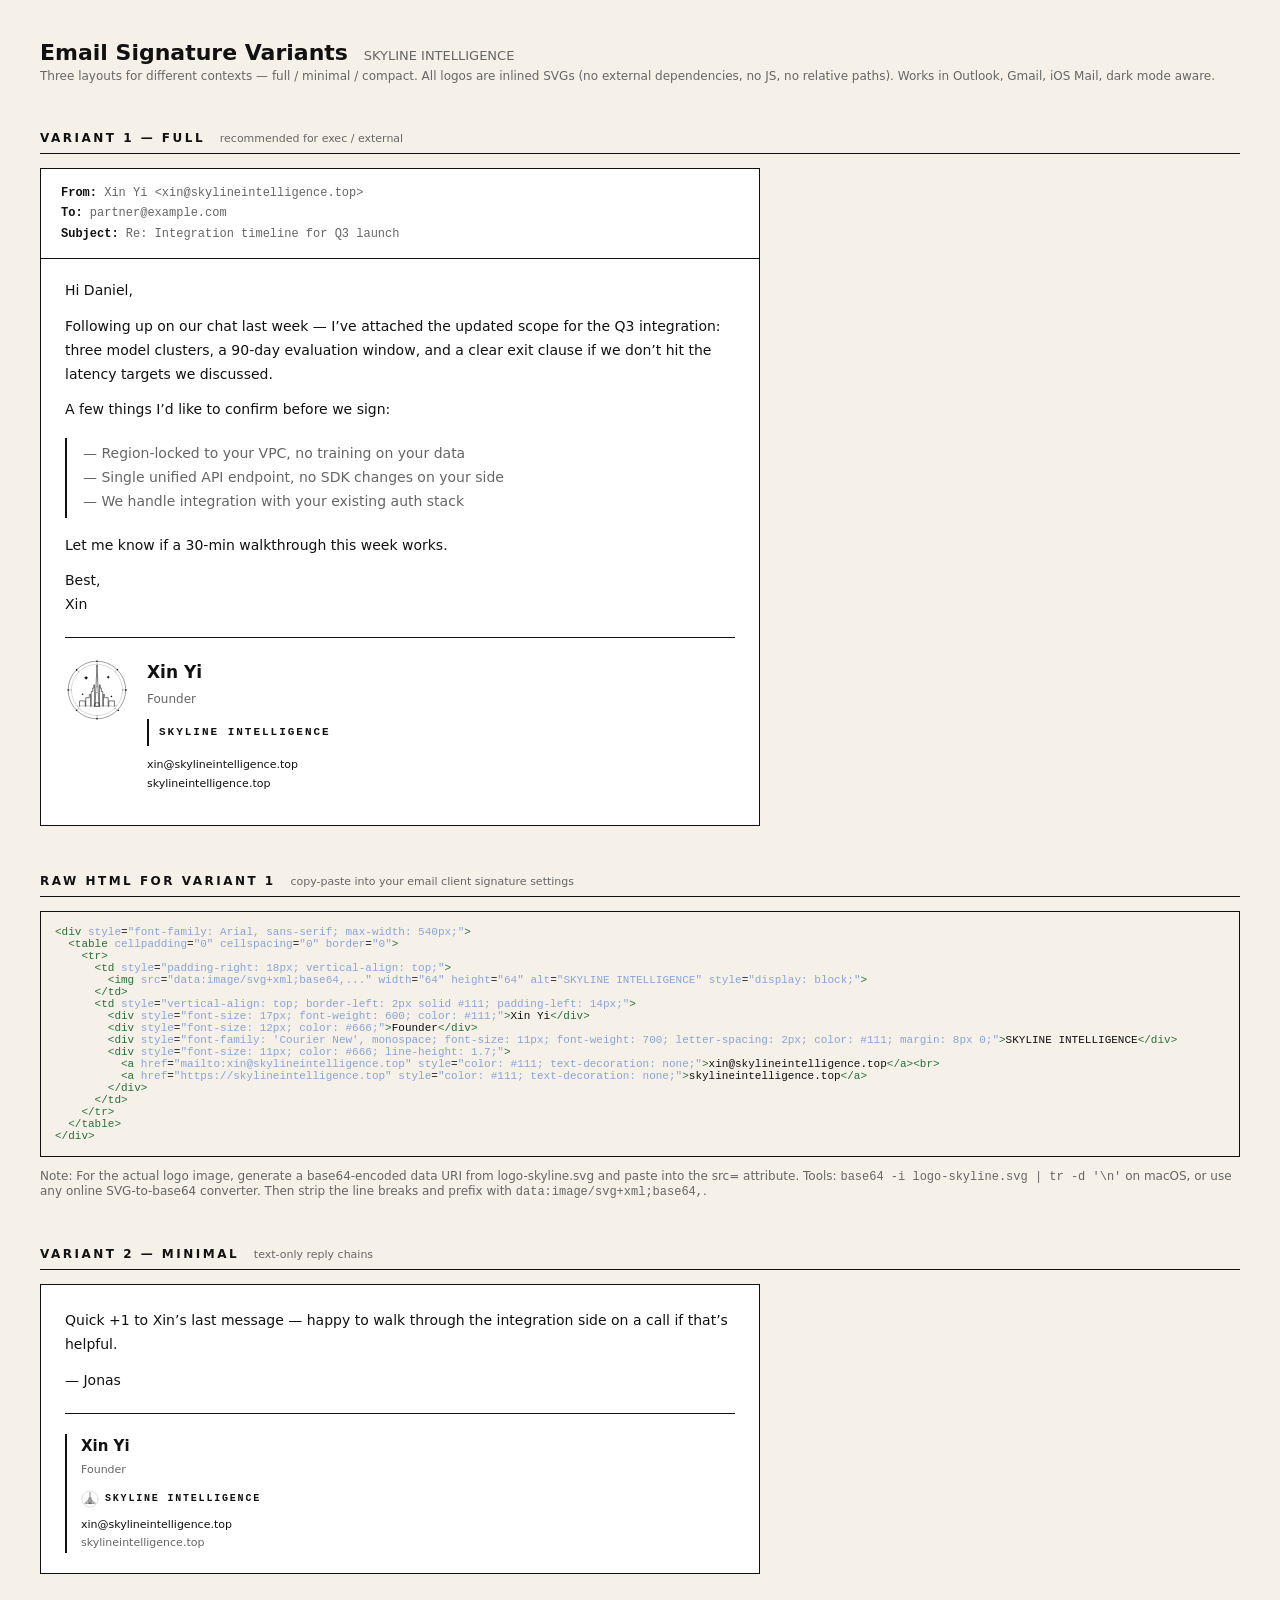
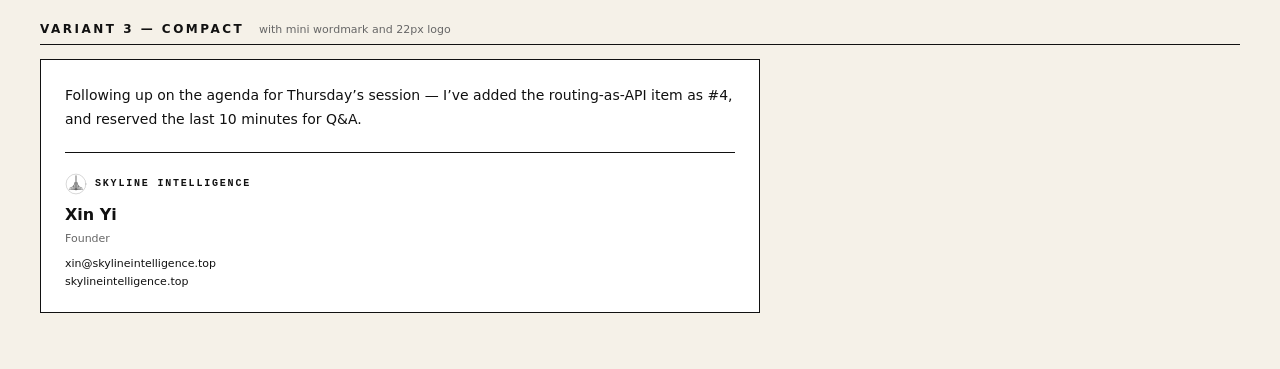
<file: linework-logo/email-signature-light.html>
<!DOCTYPE html>
<html lang="en">
<head>
<meta charset="UTF-8">
<title>SKYLINE INTELLIGENCE — Email Signature (Light)</title>
<style>
  :root {
    --bg: #f5f1e8;
    --ink: #111;
    --muted: #666;
    --rule: #d8d2c4;
    --card: #ffffff;
    --green: #2a6f3a;
  }
  * { box-sizing: border-box; }
  body {
    margin: 0;
    padding: 40px;
    background: var(--bg);
    color: var(--ink);
    font-family: ui-sans-serif, system-ui, -apple-system, "Segoe UI", sans-serif;
    -webkit-font-smoothing: antialiased;
  }
  h1 { font-size: 22px; margin: 0 0 4px; font-weight: 700; }
  h1 small { color: var(--muted); font-weight: 400; font-size: 13px; margin-left: 8px; }
  h2 {
    font-size: 12px; font-weight: 600;
    margin: 48px 0 14px; padding-bottom: 8px;
    border-bottom: 1px solid var(--ink);
    text-transform: uppercase; letter-spacing: 2.5px;
    color: var(--ink);
  }
  h2 small { color: var(--muted); font-weight: 400; text-transform: none; letter-spacing: 0; margin-left: 8px; font-size: 11px; }
  .sub { color: var(--muted); font-size: 12px; margin-bottom: 20px; }

  /* Email body context */
  .email-frame {
    background: var(--card);
    border: 1px solid var(--ink);
    max-width: 720px;
  }
  .email-meta {
    border-bottom: 1px solid var(--ink);
    padding: 14px 20px;
    font-size: 12px;
    color: var(--muted);
    font-family: ui-monospace, SFMono-Regular, Menlo, monospace;
  }
  .email-meta div { line-height: 1.7; }
  .email-meta b { color: var(--ink); font-weight: 600; }
  .email-body {
    padding: 20px 24px;
    font-size: 14px;
    line-height: 1.7;
    color: var(--ink);
  }
  .email-body p { margin: 0 0 12px; }
  .email-body blockquote {
    border-left: 2px solid var(--ink);
    margin: 16px 0;
    padding: 4px 0 4px 16px;
    color: var(--muted);
  }
  .email-divider {
    height: 1px;
    background: var(--ink);
    margin: 20px 0;
  }

  /* ===== SHARED: inline SVG logo sizing (for preview only) ===== */
  .logo-1 { width: 64px; height: 64px; flex-shrink: 0; }
  .logo-2 { width: 18px; height: 18px; flex-shrink: 0; }
  .logo-3 { width: 22px; height: 22px; flex-shrink: 0; }

  /* ===== SIGNATURE VARIANT 1 — horizontal, with full logo ===== */
  .sig-1 {
    display: flex;
    align-items: stretch;
    gap: 18px;
    max-width: 540px;
  }
  .sig-1 .body { flex: 1; }
  .sig-1 .name {
    font-size: 17px;
    font-weight: 600;
    color: var(--ink);
    margin: 0 0 2px;
  }
  .sig-1 .role {
    font-size: 12px;
    color: var(--muted);
    margin: 0 0 10px;
  }
  .sig-1 .brand {
    display: inline-flex;
    align-items: center;
    gap: 8px;
    font-family: ui-monospace, SFMono-Regular, Menlo, monospace;
    font-size: 11px;
    font-weight: 700;
    color: var(--ink);
    letter-spacing: 0.18em;
    margin: 0 0 10px;
    padding: 4px 0 4px 10px;
    border-left: 2px solid var(--ink);
  }
  .sig-1 .contact {
    font-size: 11px;
    color: var(--muted);
    line-height: 1.7;
  }
  .sig-1 .contact a { color: var(--ink); text-decoration: none; }
  .sig-1 .contact a:hover { text-decoration: underline; }

  /* ===== SIGNATURE VARIANT 2 — minimal, border-left rule ===== */
  .sig-2 {
    max-width: 320px;
    padding-left: 14px;
    border-left: 2px solid var(--ink);
  }
  .sig-2 .name { font-size: 15px; font-weight: 600; color: var(--ink); }
  .sig-2 .role { font-size: 11px; color: var(--muted); margin: 2px 0 10px; }
  .sig-2 .brand {
    display: inline-flex; align-items: center; gap: 6px;
    font-family: ui-monospace, SFMono-Regular, Menlo, monospace;
    font-size: 10px; font-weight: 700; letter-spacing: 0.18em; color: var(--ink);
    margin-bottom: 6px;
  }
  .sig-2 .contact {
    font-size: 11px; color: var(--muted); line-height: 1.7;
  }
  .sig-2 .contact a { color: var(--ink); text-decoration: none; }

  /* ===== SIGNATURE VARIANT 3 — compact, mini wordmark with logo ===== */
  .sig-3 { max-width: 480px; }
  .sig-3 .row1 {
    display: flex; align-items: center; gap: 8px;
    margin-bottom: 6px;
  }
  .sig-3 .wm {
    font-family: ui-monospace, SFMono-Regular, Menlo, monospace;
    font-size: 10px; font-weight: 700;
    letter-spacing: 0.18em; color: var(--ink);
  }
  .sig-3 .name {
    font-size: 16px; font-weight: 600; color: var(--ink);
    margin: 4px 0 2px;
  }
  .sig-3 .role { font-size: 11px; color: var(--muted); margin: 0 0 6px; }
  .sig-3 .contact {
    font-size: 11px; color: var(--muted); line-height: 1.7;
  }
  .sig-3 .contact a { color: var(--ink); text-decoration: none; }

  /* Source for users: highlight raw HTML block (for copy-paste) */
  pre.source {
    background: #f5f1e8;
    border: 1px solid var(--ink);
    padding: 14px;
    font-family: ui-monospace, SFMono-Regular, Menlo, monospace;
    font-size: 11px;
    color: var(--ink);
    overflow-x: auto;
    white-space: pre;
    margin: 0 0 12px;
  }
  pre.source .tag { color: var(--green); }
  pre.source .attr { color: #8aa4d8; }
</style>
</head>
<body>

<h1>Email Signature Variants <small>SKYLINE INTELLIGENCE</small></h1>
<div class="sub">Three layouts for different contexts — full / minimal / compact. All logos are inlined SVGs (no external dependencies, no JS, no relative paths). Works in Outlook, Gmail, iOS Mail, dark mode aware.</div>

<!-- ========================================================== -->
<h2>Variant 1 — Full <small>recommended for exec / external</small></h2>
<div class="email-frame">
  <div class="email-meta">
    <div><b>From:</b> Xin Yi &lt;xin@skylineintelligence.top&gt;</div>
    <div><b>To:</b> partner@example.com</div>
    <div><b>Subject:</b> Re: Integration timeline for Q3 launch</div>
  </div>
  <div class="email-body">
    <p>Hi Daniel,</p>
    <p>Following up on our chat last week — I&rsquo;ve attached the updated scope for the Q3 integration: three model clusters, a 90-day evaluation window, and a clear exit clause if we don&rsquo;t hit the latency targets we discussed.</p>
    <p>A few things I&rsquo;d like to confirm before we sign:</p>
    <blockquote>— Region-locked to your VPC, no training on your data<br>— Single unified API endpoint, no SDK changes on your side<br>— We handle integration with your existing auth stack</blockquote>
    <p>Let me know if a 30-min walkthrough this week works.</p>
    <p>Best,<br>Xin</p>

    <div class="email-divider"></div>

    <div class="sig-1">
      <svg class="logo-1" viewBox="0 0 400 400" xmlns="http://www.w3.org/2000/svg">
        <circle cx="200" cy="200" r="180" fill="none" stroke="#111" stroke-width="2.5" stroke-linecap="square" stroke-linejoin="miter"/>
        <g fill="#111">
          <path d="M 380 194 L 386 200 L 380 206 L 374 200 Z"/>
          <path d="M 327.28 66.72 L 333.28 72.72 L 327.28 78.72 L 321.28 72.72 Z"/>
          <path d="M 200 14 L 206 20 L 200 26 L 194 20 Z"/>
          <path d="M 72.72 66.72 L 78.72 72.72 L 72.72 80.72 L 66.72 72.72 Z"/>
          <path d="M 20 194 L 26 200 L 20 206 L 14 200 Z"/>
          <path d="M 72.72 333.28 L 78.72 327.28 L 72.72 321.28 L 66.72 327.28 Z"/>
          <path d="M 200 386 L 206 380 L 200 374 L 194 380 Z"/>
          <path d="M 333.28 333.28 L 327.28 327.28 L 333.28 321.28 L 339.28 327.28 Z"/>
          <circle cx="380" cy="200" r="1.8"/>
          <circle cx="327.28" cy="72.72" r="1.8"/>
          <circle cx="200" cy="20" r="1.8"/>
          <circle cx="72.72" cy="72.72" r="1.8"/>
          <circle cx="20" cy="200" r="1.8"/>
          <circle cx="72.72" cy="327.28" r="1.8"/>
          <circle cx="200" cy="380" r="1.8"/>
          <circle cx="327.28" cy="327.28" r="1.8"/>
        </g>
        <g fill="none" stroke="#111" stroke-width="1.5" stroke-linecap="square">
          <line x1="360" y1="200" x2="372" y2="200"/>
          <line x1="313.14" y1="86.86" x2="321.62" y2="78.38"/>
          <line x1="200" y1="34" x2="200" y2="40"/>
          <line x1="86.86" y1="86.86" x2="78.38" y2="78.38"/>
          <line x1="40" y1="200" x2="28" y2="200"/>
          <line x1="86.86" y1="313.14" x2="78.38" y2="321.62"/>
          <line x1="200" y1="360" x2="200" y2="372"/>
          <line x1="313.14" y1="313.14" x2="321.62" y2="321.62"/>
        </g>
        <circle cx="200" cy="200" r="160" fill="none" stroke="#111" stroke-width="1" stroke-linecap="square"/>
        <line x1="80" y1="300" x2="320" y2="300" stroke="#111" stroke-width="1.5" stroke-linecap="square"/>
        <g fill="none" stroke="#111" stroke-width="3.5" stroke-linecap="square" stroke-linejoin="miter">
          <path d="M 91 300 L 91 268 L 126 268 L 126 300"/>
          <path d="M 130 300 L 130 248 L 152 248 L 152 228 L 160 228 L 160 300"/>
          <path d="M 164 300 L 164 210 L 173 210 L 173 188 L 180 188 L 180 168 L 184 168 L 184 300"/>
          <path d="M 188 300 L 200 44 L 212 300 Z"/>
          <path d="M 184 300 L 190 280 L 210 280 L 216 300"/>
          <path d="M 216 300 L 216 168 L 220 168 L 220 188 L 227 188 L 227 210 L 236 210 L 236 300"/>
          <path d="M 240 300 L 240 228 L 248 228 L 248 248 L 270 248 L 270 300"/>
          <path d="M 274 300 L 274 268 L 309 268 L 309 300"/>
        </g>
        <path fill="#111" d="M 200 177 L 203 180 L 200 183 L 197 180 Z"/>
        <path fill="#111" d="M 200 212 L 203 215 L 200 218 L 197 215 Z"/>
        <path fill="#111" d="M 200 47 L 203 50 L 200 53 L 197 50 Z"/>
        <g fill="#111">
          <path d="M 120 124 L 127 119 L 132 112 L 137 119 L 144 124 L 137 129 L 132 136 L 127 129 Z"/>
          <path d="M 260 120 L 266 116 L 270 110 L 274 116 L 280 120 L 274 124 L 270 130 L 266 124 Z"/>
          <path d="M 104 226 L 107 223 L 110 220 L 113 223 L 116 226 L 113 229 L 110 232 L 107 229 Z"/>
          <path d="M 284 240 L 287 237 L 290 234 L 293 237 L 296 240 L 293 243 L 290 246 L 287 243 Z"/>
        </g>
      </svg>
      <div class="body">
        <p class="name">Xin Yi</p>
        <p class="role">Founder</p>
        <p class="brand">SKYLINE&nbsp;INTELLIGENCE</p>
        <p class="contact">
          <a href="mailto:xin@skylineintelligence.top">xin@skylineintelligence.top</a><br>
          <a href="https://skylineintelligence.top">skylineintelligence.top</a>
        </p>
      </div>
    </div>
  </div>
</div>

<h2>Raw HTML for Variant 1 <small>copy-paste into your email client signature settings</small></h2>
<pre class="source"><span class="tag">&lt;div</span> <span class="attr">style</span>=<span class="attr">"font-family: Arial, sans-serif; max-width: 540px;"</span><span class="tag">&gt;</span>
  <span class="tag">&lt;table</span> <span class="attr">cellpadding</span>=<span class="attr">"0"</span> <span class="attr">cellspacing</span>=<span class="attr">"0"</span> <span class="attr">border</span>=<span class="attr">"0"</span><span class="tag">&gt;</span>
    <span class="tag">&lt;tr&gt;</span>
      <span class="tag">&lt;td</span> <span class="attr">style</span>=<span class="attr">"padding-right: 18px; vertical-align: top;"</span><span class="tag">&gt;</span>
        <span class="tag">&lt;img</span> <span class="attr">src</span>=<span class="attr">"data:image/svg+xml;base64,..."</span> <span class="attr">width</span>=<span class="attr">"64"</span> <span class="attr">height</span>=<span class="attr">"64"</span> <span class="attr">alt</span>=<span class="attr">"SKYLINE INTELLIGENCE"</span> <span class="attr">style</span>=<span class="attr">"display: block;"</span><span class="tag">&gt;</span>
      <span class="tag">&lt;/td&gt;</span>
      <span class="tag">&lt;td</span> <span class="attr">style</span>=<span class="attr">"vertical-align: top; border-left: 2px solid #111; padding-left: 14px;"</span><span class="tag">&gt;</span>
        <span class="tag">&lt;div</span> <span class="attr">style</span>=<span class="attr">"font-size: 17px; font-weight: 600; color: #111;"</span><span class="tag">&gt;</span>Xin Yi<span class="tag">&lt;/div&gt;</span>
        <span class="tag">&lt;div</span> <span class="attr">style</span>=<span class="attr">"font-size: 12px; color: #666;"</span><span class="tag">&gt;</span>Founder<span class="tag">&lt;/div&gt;</span>
        <span class="tag">&lt;div</span> <span class="attr">style</span>=<span class="attr">"font-family: 'Courier New', monospace; font-size: 11px; font-weight: 700; letter-spacing: 2px; color: #111; margin: 8px 0;"</span><span class="tag">&gt;</span>SKYLINE INTELLIGENCE<span class="tag">&lt;/div&gt;</span>
        <span class="tag">&lt;div</span> <span class="attr">style</span>=<span class="attr">"font-size: 11px; color: #666; line-height: 1.7;"</span><span class="tag">&gt;</span>
          <span class="tag">&lt;a</span> <span class="attr">href</span>=<span class="attr">"mailto:xin@skylineintelligence.top"</span> <span class="attr">style</span>=<span class="attr">"color: #111; text-decoration: none;"</span><span class="tag">&gt;</span>xin@skylineintelligence.top<span class="tag">&lt;/a&gt;&lt;br&gt;</span>
          <span class="tag">&lt;a</span> <span class="attr">href</span>=<span class="attr">"https://skylineintelligence.top"</span> <span class="attr">style</span>=<span class="attr">"color: #111; text-decoration: none;"</span><span class="tag">&gt;</span>skylineintelligence.top<span class="tag">&lt;/a&gt;</span>
        <span class="tag">&lt;/div&gt;</span>
      <span class="tag">&lt;/td&gt;</span>
    <span class="tag">&lt;/tr&gt;</span>
  <span class="tag">&lt;/table&gt;</span>
<span class="tag">&lt;/div&gt;</span></pre>
<div class="sub">Note: For the actual logo image, generate a base64-encoded data URI from logo-skyline.svg and paste into the src= attribute. Tools: <code>base64 -i logo-skyline.svg | tr -d '\n'</code> on macOS, or use any online SVG-to-base64 converter. Then strip the line breaks and prefix with <code>data:image/svg+xml;base64,</code>.</div>

<!-- ========================================================== -->
<h2>Variant 2 — Minimal <small>text-only reply chains</small></h2>
<div class="email-frame">
  <div class="email-body" style="padding-top: 24px;">
    <p>Quick +1 to Xin&rsquo;s last message &mdash; happy to walk through the integration side on a call if that&rsquo;s helpful.</p>
    <p>&mdash; Jonas</p>

    <div class="email-divider"></div>

    <div class="sig-2">
      <div class="name">Xin Yi</div>
      <div class="role">Founder</div>
      <div class="brand">
        <svg class="logo-2" viewBox="0 0 400 400" xmlns="http://www.w3.org/2000/svg">
          <circle cx="200" cy="200" r="180" fill="none" stroke="#111" stroke-width="3" stroke-linecap="square"/>
          <g fill="none" stroke="#111" stroke-width="6" stroke-linecap="square" stroke-linejoin="miter">
            <path d="M 91 300 L 91 268 L 126 268 L 126 300"/>
            <path d="M 130 300 L 130 248 L 152 248 L 152 228 L 160 228 L 160 300"/>
            <path d="M 164 300 L 164 210 L 173 210 L 173 188 L 180 188 L 180 168 L 184 168 L 184 300"/>
            <path d="M 188 300 L 200 44 L 212 300 Z"/>
            <path d="M 184 300 L 190 280 L 210 280 L 216 300"/>
            <path d="M 216 300 L 216 168 L 220 168 L 220 188 L 227 188 L 227 210 L 236 210 L 236 300"/>
            <path d="M 240 300 L 240 228 L 248 228 L 248 248 L 270 248 L 270 300"/>
            <path d="M 274 300 L 274 268 L 309 268 L 309 300"/>
          </g>
          <line x1="80" y1="300" x2="320" y2="300" stroke="#111" stroke-width="3" stroke-linecap="square"/>
        </svg>
        SKYLINE&nbsp;INTELLIGENCE
      </div>
      <div class="contact">
        <a href="mailto:xin@skylineintelligence.top">xin@skylineintelligence.top</a><br>
        skylineintelligence.top
      </div>
    </div>
  </div>
</div>

<!-- ========================================================== -->
<h2>Variant 3 — Compact <small>with mini wordmark and 22px logo</small></h2>
<div class="email-frame">
  <div class="email-body" style="padding-top: 24px;">
    <p>Following up on the agenda for Thursday&rsquo;s session &mdash; I&rsquo;ve added the routing-as-API item as #4, and reserved the last 10 minutes for Q&amp;A.</p>

    <div class="email-divider"></div>

    <div class="sig-3">
      <div class="row1">
        <svg class="logo-3" viewBox="0 0 400 400" xmlns="http://www.w3.org/2000/svg">
          <circle cx="200" cy="200" r="180" fill="none" stroke="#111" stroke-width="3" stroke-linecap="square"/>
          <g fill="none" stroke="#111" stroke-width="6" stroke-linecap="square" stroke-linejoin="miter">
            <path d="M 91 300 L 91 268 L 126 268 L 126 300"/>
            <path d="M 130 300 L 130 248 L 152 248 L 152 228 L 160 228 L 160 300"/>
            <path d="M 164 300 L 164 210 L 173 210 L 173 188 L 180 188 L 180 168 L 184 168 L 184 300"/>
            <path d="M 188 300 L 200 44 L 212 300 Z"/>
            <path d="M 184 300 L 190 280 L 210 280 L 216 300"/>
            <path d="M 216 300 L 216 168 L 220 168 L 220 188 L 227 188 L 227 210 L 236 210 L 236 300"/>
            <path d="M 240 300 L 240 228 L 248 228 L 248 248 L 270 248 L 270 300"/>
            <path d="M 274 300 L 274 268 L 309 268 L 309 300"/>
          </g>
          <line x1="80" y1="300" x2="320" y2="300" stroke="#111" stroke-width="3" stroke-linecap="square"/>
        </svg>
        <span class="wm">SKYLINE&nbsp;INTELLIGENCE</span>
      </div>
      <div class="name">Xin Yi</div>
      <div class="role">Founder</div>
      <div class="contact">
        <a href="mailto:xin@skylineintelligence.top">xin@skylineintelligence.top</a><br>
        <a href="https://skylineintelligence.top">skylineintelligence.top</a>
      </div>
    </div>
  </div>
</div>

</body>
</html>
</file>
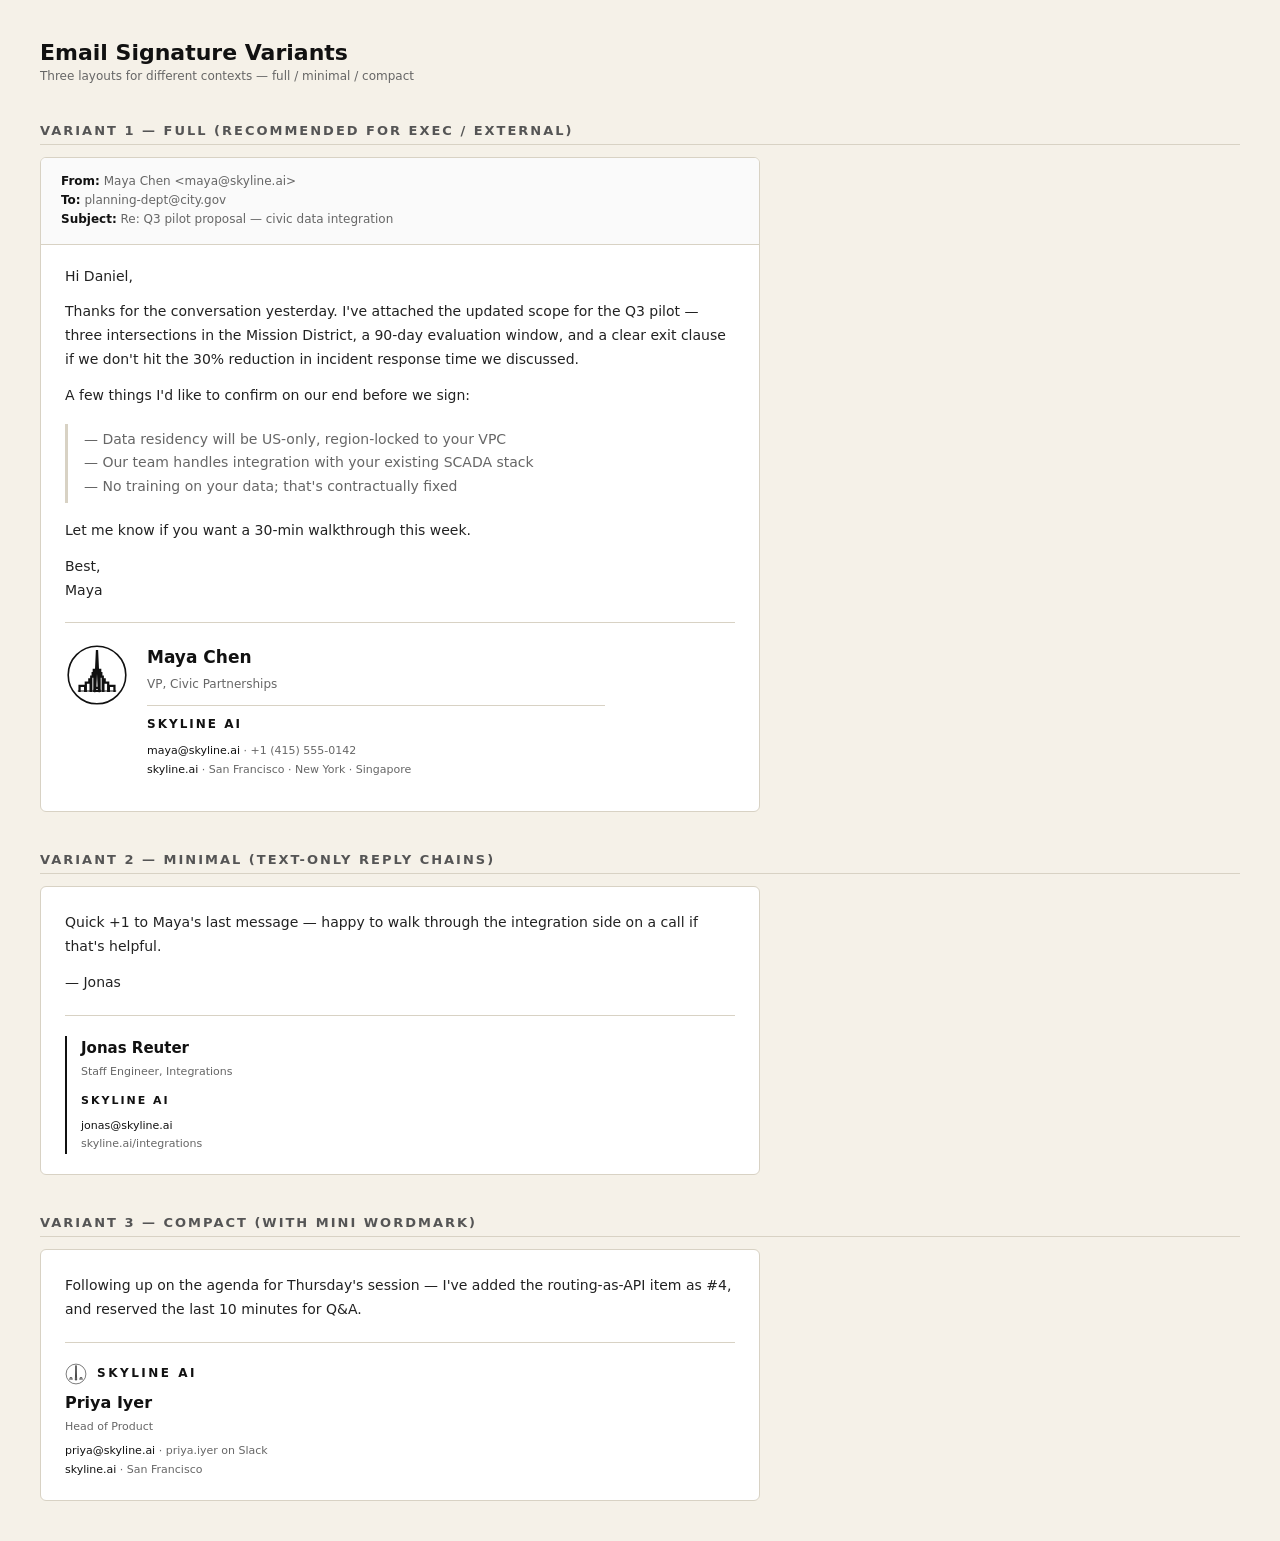
<file: linework-logo/email-signature.html>
<!DOCTYPE html>
<html lang="en">
<head>
<meta charset="UTF-8">
<title>SKYLINE AI — Email Signature</title>
<style>
  :root { --bg: #f5f1e8; --ink: #111; --muted: #666; --rule: #d8d2c4; --card: #fff; --accent: #2a6f3a; }
  * { box-sizing: border-box; }
  body {
    margin: 0;
    padding: 40px;
    background: var(--bg);
    color: var(--ink);
    font-family: ui-sans-serif, system-ui, -apple-system, "Segoe UI", sans-serif;
    -webkit-font-smoothing: antialiased;
  }
  h1 { font-size: 22px; margin: 0 0 4px; }
  h2 { font-size: 13px; margin: 40px 0 12px; padding-bottom: 6px; border-bottom: 1px solid var(--rule); text-transform: uppercase; letter-spacing: 2px; color: #555; }
  .sub { color: var(--muted); font-size: 12px; margin-bottom: 20px; }

  /* Email body context */
  .email-frame {
    background: var(--card);
    border: 1px solid var(--rule);
    border-radius: 6px;
    max-width: 720px;
    overflow: hidden;
  }
  .email-meta {
    background: #fafafa;
    border-bottom: 1px solid var(--rule);
    padding: 14px 20px;
    font-size: 12px;
    color: var(--muted);
  }
  .email-meta div { line-height: 1.6; }
  .email-meta b { color: var(--ink); font-weight: 600; }
  .email-body {
    padding: 20px 24px;
    font-size: 14px;
    line-height: 1.7;
    color: #222;
  }
  .email-body p { margin: 0 0 12px; }
  .email-body blockquote {
    border-left: 3px solid var(--rule);
    margin: 16px 0;
    padding: 4px 0 4px 16px;
    color: var(--muted);
  }
  .email-divider {
    height: 1px;
    background: var(--rule);
    margin: 20px 0;
  }

  /* ===== SIGNATURE VARIANT 1 — horizontal, with logo ===== */
  .sig-1 {
    display: flex;
    align-items: stretch;
    gap: 18px;
    max-width: 540px;
  }
  .sig-1 .logo {
    width: 64px; height: 64px;
    flex-shrink: 0;
  }
  .sig-1 .body { flex: 1; }
  .sig-1 .name {
    font-size: 17px;
    font-weight: 600;
    color: var(--ink);
    margin: 0 0 2px;
  }
  .sig-1 .role {
    font-size: 12px;
    color: var(--muted);
    margin: 0 0 10px;
  }
  .sig-1 .company {
    font-family: ui-sans-serif, system-ui, sans-serif;
    font-size: 12px;
    font-weight: 700;
    color: var(--ink);
    letter-spacing: 2px;
    margin: 0 0 8px;
    padding-top: 8px;
    border-top: 1px solid var(--rule);
  }
  .sig-1 .contact {
    font-size: 11px;
    color: var(--muted);
    line-height: 1.7;
  }
  .sig-1 .contact a { color: var(--ink); text-decoration: none; }
  .sig-1 .contact a:hover { text-decoration: underline; }

  /* ===== SIGNATURE VARIANT 2 — vertical, minimal ===== */
  .sig-2 {
    max-width: 320px;
    padding-left: 14px;
    border-left: 2px solid var(--ink);
  }
  .sig-2 .name { font-size: 15px; font-weight: 600; color: var(--ink); }
  .sig-2 .role { font-size: 11px; color: var(--muted); margin: 2px 0 10px; }
  .sig-2 .brand {
    font-size: 11px; font-weight: 700; letter-spacing: 2px; color: var(--ink);
    margin-bottom: 6px;
  }
  .sig-2 .contact {
    font-size: 11px; color: var(--muted); line-height: 1.7;
  }
  .sig-2 .contact a { color: var(--ink); text-decoration: none; }

  /* ===== SIGNATURE VARIANT 3 — compact, with mini wordmark ===== */
  .sig-3 {
    max-width: 480px;
  }
  .sig-3 .row1 { display: flex; align-items: center; gap: 10px; margin-bottom: 4px; }
  .sig-3 .row1 .logo-sm { width: 22px; height: 22px; flex-shrink: 0; }
  .sig-3 .row1 .wm {
    font-size: 12px; font-weight: 700; letter-spacing: 2.5px; color: var(--ink);
  }
  .sig-3 .name {
    font-size: 16px; font-weight: 600; color: var(--ink); margin: 4px 0 2px;
  }
  .sig-3 .role { font-size: 11px; color: var(--muted); margin: 0 0 6px; }
  .sig-3 .contact {
    font-size: 11px; color: var(--muted); line-height: 1.7;
  }
  .sig-3 .contact a { color: var(--ink); text-decoration: none; }
</style>
</head>
<body>

<h1>Email Signature Variants</h1>
<div class="sub">Three layouts for different contexts — full / minimal / compact</div>

<h2>Variant 1 — Full (recommended for exec / external)</h2>
<div class="email-frame">
  <div class="email-meta">
    <div><b>From:</b> Maya Chen &lt;maya@skyline.ai&gt;</div>
    <div><b>To:</b> planning-dept@city.gov</div>
    <div><b>Subject:</b> Re: Q3 pilot proposal — civic data integration</div>
  </div>
  <div class="email-body">
    <p>Hi Daniel,</p>
    <p>Thanks for the conversation yesterday. I've attached the updated scope for the Q3 pilot — three intersections in the Mission District, a 90-day evaluation window, and a clear exit clause if we don't hit the 30% reduction in incident response time we discussed.</p>
    <p>A few things I'd like to confirm on our end before we sign:</p>
    <blockquote>— Data residency will be US-only, region-locked to your VPC<br>— Our team handles integration with your existing SCADA stack<br>— No training on your data; that's contractually fixed</blockquote>
    <p>Let me know if you want a 30-min walkthrough this week.</p>
    <p>Best,<br>Maya</p>

    <div class="email-divider"></div>

    <div class="sig-1">
      <svg class="logo" viewBox="0 0 400 400" xmlns="http://www.w3.org/2000/svg">
        <circle cx="200" cy="200" r="180" fill="none" stroke="#111" stroke-width="10"/>
        <g fill="none" stroke="#111" stroke-width="14" stroke-linejoin="miter" stroke-linecap="square">
          <path d="M 91 300 L 91 268 L 126 268 L 126 300"/>
          <path d="M 130 300 L 130 248 L 152 248 L 152 228 L 160 228 L 160 300"/>
          <path d="M 164 300 L 164 210 L 173 210 L 173 188 L 180 188 L 180 168 L 184 168 L 184 300"/>
          <path d="M 188 300 L 200 44 L 212 300 Z"/>
          <path d="M 184 300 L 190 280 L 210 280 L 216 300"/>
          <path d="M 216 300 L 216 168 L 220 168 L 220 188 L 227 188 L 227 210 L 236 210 L 236 300"/>
          <path d="M 240 300 L 240 228 L 248 228 L 248 248 L 270 248 L 270 300"/>
          <path d="M 274 300 L 274 268 L 309 268 L 309 300"/>
        </g>
        <line x1="80" y1="300" x2="320" y2="300" stroke="#111" stroke-width="6"/>
      </svg>
      <div class="body">
        <p class="name">Maya Chen</p>
        <p class="role">VP, Civic Partnerships</p>
        <p class="company">SKYLINE AI</p>
        <p class="contact">
          <a href="mailto:maya@skyline.ai">maya@skyline.ai</a> · +1 (415) 555-0142<br>
          <a href="https://skyline.ai">skyline.ai</a> · San Francisco · New York · Singapore
        </p>
      </div>
    </div>
  </div>
</div>

<h2>Variant 2 — Minimal (text-only reply chains)</h2>
<div class="email-frame">
  <div class="email-body" style="padding-top: 24px;">
    <p>Quick +1 to Maya's last message — happy to walk through the integration side on a call if that's helpful.</p>
    <p>— Jonas</p>

    <div class="email-divider"></div>

    <div class="sig-2">
      <div class="name">Jonas Reuter</div>
      <div class="role">Staff Engineer, Integrations</div>
      <div class="brand">SKYLINE AI</div>
      <div class="contact">
        <a href="mailto:jonas@skyline.ai">jonas@skyline.ai</a><br>
        skyline.ai/integrations
      </div>
    </div>
  </div>
</div>

<h2>Variant 3 — Compact (with mini wordmark)</h2>
<div class="email-frame">
  <div class="email-body" style="padding-top: 24px;">
    <p>Following up on the agenda for Thursday's session — I've added the routing-as-API item as #4, and reserved the last 10 minutes for Q&A.</p>

    <div class="email-divider"></div>

    <div class="sig-3">
      <div class="row1">
        <svg class="logo-sm" viewBox="0 0 400 400" xmlns="http://www.w3.org/2000/svg">
          <circle cx="200" cy="200" r="180" fill="none" stroke="#111" stroke-width="10"/>
          <g fill="none" stroke="#111" stroke-width="14" stroke-linejoin="miter" stroke-linecap="square">
            <path d="M 188 300 L 200 44 L 212 300 Z"/>
            <path d="M 91 300 L 91 268 L 126 268 L 126 300"/>
            <path d="M 274 300 L 274 268 L 309 268 L 309 300"/>
          </g>
        </svg>
        <span class="wm">SKYLINE AI</span>
      </div>
      <div class="name">Priya Iyer</div>
      <div class="role">Head of Product</div>
      <div class="contact">
        <a href="mailto:priya@skyline.ai">priya@skyline.ai</a> · priya.iyer on Slack<br>
        <a href="https://skyline.ai">skyline.ai</a> · San Francisco
      </div>
    </div>
  </div>
</div>

</body>
</html>
</file>
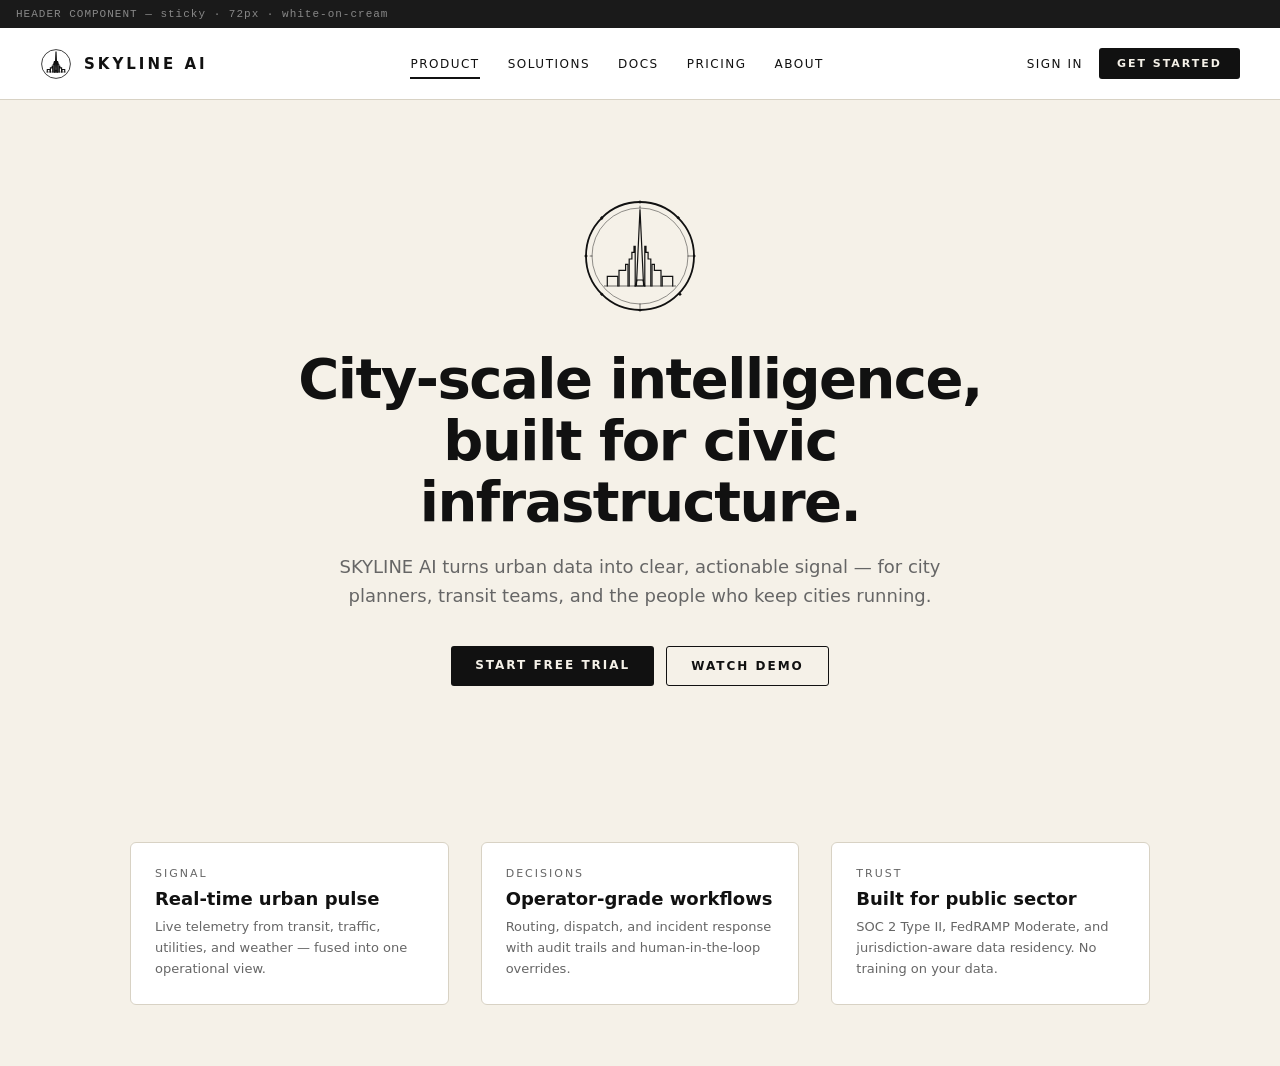
<file: linework-logo/header-mockup.html>
<!DOCTYPE html>
<html lang="en">
<head>
<meta charset="UTF-8">
<title>SKYLINE AI — Website Header Mockup</title>
<style>
  :root { --bg: #f5f1e8; --ink: #111; --muted: #666; --rule: #d8d2c4; --card: #fff; }
  * { box-sizing: border-box; }
  body {
    margin: 0;
    background: var(--bg);
    color: var(--ink);
    font-family: ui-sans-serif, system-ui, -apple-system, "Segoe UI", sans-serif;
    -webkit-font-smoothing: antialiased;
  }

  /* ===== HEADER ===== */
  .site-header {
    display: flex;
    align-items: center;
    justify-content: space-between;
    padding: 0 40px;
    height: 72px;
    background: var(--card);
    border-bottom: 1px solid var(--rule);
    position: sticky; top: 0; z-index: 100;
  }
  .brand { display: flex; align-items: center; gap: 12px; text-decoration: none; color: var(--ink); }
  .brand-mark { width: 32px; height: 32px; flex-shrink: 0; }
  .brand-text {
    font-family: ui-sans-serif, system-ui, sans-serif;
    font-size: 15px;
    font-weight: 700;
    letter-spacing: 3px;
    color: var(--ink);
  }

  .nav { display: flex; gap: 28px; }
  .nav a {
    color: var(--ink);
    text-decoration: none;
    font-size: 12px;
    letter-spacing: 1.5px;
    text-transform: uppercase;
    font-weight: 500;
    position: relative;
  }
  .nav a:hover { color: var(--muted); }
  .nav a.active::after {
    content: "";
    position: absolute;
    left: 0; right: 0; bottom: -8px;
    height: 2px; background: var(--ink);
  }

  .header-right { display: flex; align-items: center; gap: 16px; }
  .signin {
    color: var(--ink);
    text-decoration: none;
    font-size: 12px;
    letter-spacing: 1.5px;
    text-transform: uppercase;
    font-weight: 500;
  }
  .signin:hover { color: var(--muted); }
  .cta {
    background: var(--ink);
    color: var(--bg);
    padding: 9px 18px;
    border-radius: 3px;
    text-decoration: none;
    font-size: 11px;
    letter-spacing: 2px;
    text-transform: uppercase;
    font-weight: 600;
  }
  .cta:hover { background: #333; }

  /* ===== HERO ===== */
  .hero {
    padding: 96px 40px;
    text-align: center;
    background: var(--bg);
    position: relative;
  }
  .hero-mark {
    width: 120px;
    height: 120px;
    margin: 0 auto 32px;
    display: block;
  }
  .hero h1 {
    font-size: 56px;
    line-height: 1.1;
    margin: 0 0 20px;
    font-weight: 700;
    letter-spacing: -1.5px;
    max-width: 800px;
    margin-left: auto;
    margin-right: auto;
  }
  .hero p {
    font-size: 18px;
    color: var(--muted);
    max-width: 620px;
    margin: 0 auto 36px;
    line-height: 1.6;
  }
  .hero-cta-row { display: flex; gap: 12px; justify-content: center; }
  .btn {
    display: inline-block;
    padding: 12px 24px;
    border-radius: 3px;
    text-decoration: none;
    font-size: 12px;
    letter-spacing: 2px;
    text-transform: uppercase;
    font-weight: 600;
  }
  .btn-primary { background: var(--ink); color: var(--bg); }
  .btn-primary:hover { background: #333; }
  .btn-ghost { background: transparent; color: var(--ink); border: 1px solid var(--ink); }
  .btn-ghost:hover { background: var(--ink); color: var(--bg); }

  /* Mock page body */
  .feature-row {
    max-width: 1100px;
    margin: 0 auto;
    padding: 60px 40px;
    display: grid;
    grid-template-columns: repeat(3, 1fr);
    gap: 32px;
  }
  .feature { padding: 24px; border: 1px solid var(--rule); border-radius: 6px; background: var(--card); }
  .feature .label { font-size: 11px; letter-spacing: 2px; text-transform: uppercase; color: var(--muted); }
  .feature h3 { font-size: 18px; margin: 8px 0 8px; }
  .feature p { font-size: 13px; color: var(--muted); line-height: 1.6; margin: 0; }

  /* Demo wrapper */
  .demo-label {
    background: #1a1a1a;
    color: #888;
    font-family: ui-monospace, monospace;
    font-size: 11px;
    padding: 8px 16px;
    letter-spacing: 1px;
  }
</style>
</head>
<body>

<div class="demo-label">HEADER COMPONENT — sticky · 72px · white-on-cream</div>

<header class="site-header">
  <a href="#" class="brand">
    <svg class="brand-mark" viewBox="0 0 400 400" xmlns="http://www.w3.org/2000/svg">
      <circle cx="200" cy="200" r="180" fill="none" stroke="#111" stroke-width="10"/>
      <g fill="none" stroke="#111" stroke-width="14" stroke-linejoin="miter" stroke-linecap="square">
        <path d="M 91 300 L 91 268 L 126 268 L 126 300"/>
        <path d="M 130 300 L 130 248 L 152 248 L 152 228 L 160 228 L 160 300"/>
        <path d="M 164 300 L 164 210 L 173 210 L 173 188 L 180 188 L 180 168 L 184 168 L 184 300"/>
        <path d="M 188 300 L 200 44 L 212 300 Z"/>
        <path d="M 184 300 L 190 280 L 210 280 L 216 300"/>
        <path d="M 216 300 L 216 168 L 220 168 L 220 188 L 227 188 L 227 210 L 236 210 L 236 300"/>
        <path d="M 240 300 L 240 228 L 248 228 L 248 248 L 270 248 L 270 300"/>
        <path d="M 274 300 L 274 268 L 309 268 L 309 300"/>
      </g>
      <line x1="80" y1="300" x2="320" y2="300" stroke="#111" stroke-width="6"/>
    </svg>
    <span class="brand-text">SKYLINE AI</span>
  </a>

  <nav class="nav">
    <a href="#" class="active">Product</a>
    <a href="#">Solutions</a>
    <a href="#">Docs</a>
    <a href="#">Pricing</a>
    <a href="#">About</a>
  </nav>

  <div class="header-right">
    <a href="#" class="signin">Sign In</a>
    <a href="#" class="cta">Get Started</a>
  </div>
</header>

<section class="hero">
  <svg class="hero-mark" viewBox="0 0 400 400" xmlns="http://www.w3.org/2000/svg">
    <circle cx="200" cy="200" r="180" fill="none" stroke="#111" stroke-width="6"/>
    <g fill="#111">
      <path d="M 380 194 L 386 200 L 380 206 L 374 200 Z"/>
      <path d="M 327.28 66.72 L 333.28 72.72 L 327.28 78.72 L 321.28 72.72 Z"/>
      <path d="M 200 14 L 206 20 L 200 26 L 194 20 Z"/>
      <path d="M 72.72 66.72 L 78.72 72.72 L 72.72 80.72 L 66.72 72.72 Z"/>
      <path d="M 20 194 L 26 200 L 20 206 L 14 200 Z"/>
      <path d="M 72.72 333.28 L 78.72 327.28 L 72.72 321.28 L 66.72 327.28 Z"/>
      <path d="M 200 386 L 206 380 L 200 374 L 194 380 Z"/>
      <path d="M 333.28 333.28 L 327.28 327.28 L 333.28 321.28 L 339.28 327.28 Z"/>
      <circle cx="380" cy="200" r="2"/>
      <circle cx="327.28" cy="72.72" r="2"/>
      <circle cx="200" cy="20" r="2"/>
      <circle cx="72.72" cy="72.72" r="2"/>
      <circle cx="20" cy="200" r="2"/>
      <circle cx="72.72" cy="327.28" r="2"/>
      <circle cx="200" cy="380" r="2"/>
      <circle cx="327.28" cy="327.28" r="2"/>
    </g>
    <g fill="none" stroke="#111" stroke-width="2" stroke-linecap="square">
      <line x1="200" y1="34" x2="200" y2="40"/>
      <line x1="200" y1="360" x2="200" y2="372"/>
      <line x1="34" y1="200" x2="40" y2="200"/>
      <line x1="360" y1="200" x2="372" y2="200"/>
    </g>
    <circle cx="200" cy="200" r="160" fill="none" stroke="#111" stroke-width="1.5"/>
    <line x1="80" y1="300" x2="320" y2="300" stroke="#111" stroke-width="2"/>
    <g fill="none" stroke="#111" stroke-width="4" stroke-linejoin="miter" stroke-linecap="square">
      <path d="M 91 300 L 91 268 L 126 268 L 126 300"/>
      <path d="M 130 300 L 130 248 L 152 248 L 152 228 L 160 228 L 160 300"/>
      <path d="M 164 300 L 164 210 L 173 210 L 173 188 L 180 188 L 180 168 L 184 168 L 184 300"/>
      <path d="M 188 300 L 200 44 L 212 300 Z"/>
      <path d="M 184 300 L 190 280 L 210 280 L 216 300"/>
      <path d="M 216 300 L 216 168 L 220 168 L 220 188 L 227 188 L 227 210 L 236 210 L 236 300"/>
      <path d="M 240 300 L 240 228 L 248 228 L 248 248 L 270 248 L 270 300"/>
      <path d="M 274 300 L 274 268 L 309 268 L 309 300"/>
    </g>
  </svg>

  <h1>City-scale intelligence,<br>built for civic infrastructure.</h1>
  <p>SKYLINE AI turns urban data into clear, actionable signal — for city planners, transit teams, and the people who keep cities running.</p>
  <div class="hero-cta-row">
    <a href="#" class="btn btn-primary">Start Free Trial</a>
    <a href="#" class="btn btn-ghost">Watch Demo</a>
  </div>
</section>

<section class="feature-row">
  <div class="feature">
    <div class="label">Signal</div>
    <h3>Real-time urban pulse</h3>
    <p>Live telemetry from transit, traffic, utilities, and weather — fused into one operational view.</p>
  </div>
  <div class="feature">
    <div class="label">Decisions</div>
    <h3>Operator-grade workflows</h3>
    <p>Routing, dispatch, and incident response with audit trails and human-in-the-loop overrides.</p>
  </div>
  <div class="feature">
    <div class="label">Trust</div>
    <h3>Built for public sector</h3>
    <p>SOC 2 Type II, FedRAMP Moderate, and jurisdiction-aware data residency. No training on your data.</p>
  </div>
</section>

</body>
</html>
</file>
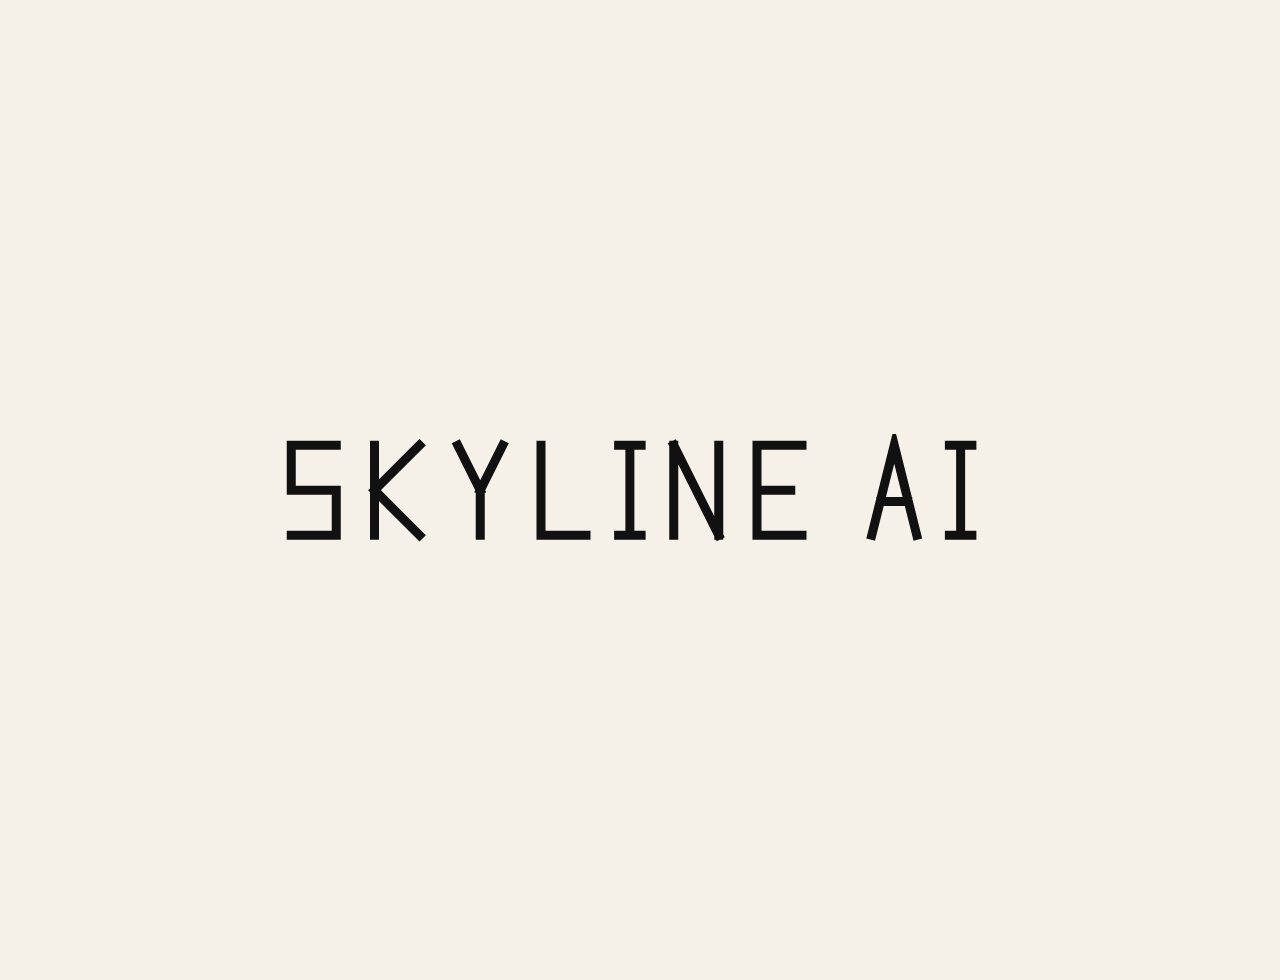
<file: linework-logo/preview-wordmark.html>
<!DOCTYPE html>
<html>
<head>
<style>
  body { margin: 0; padding: 40px; background: #f5f1e8; display: flex; justify-content: center; align-items: center; min-height: 100vh; }
  svg { width: 720px; height: auto; }
</style>
</head>
<body>
<svg viewBox="0 0 640 100" xmlns="http://www.w3.org/2000/svg">
  <g fill="none" stroke="#111" stroke-width="8" stroke-linecap="square" stroke-linejoin="miter" stroke-miterlimit="6">
    <path d="M 50 10 L 10 10 L 10 50 L 50 50 L 50 90 L 10 90"/>
    <path transform="translate(74, 0)" d="M 10 10 L 10 90 M 10 50 L 50 10 M 10 50 L 50 90"/>
    <path transform="translate(148, 0)" d="M 10 10 L 30 50 M 50 10 L 30 50 M 30 50 L 30 90"/>
    <path transform="translate(222, 0)" d="M 10 10 L 10 90 L 50 90"/>
    <path transform="translate(296, 0)" d="M 15 10 L 15 90 M 5 10 L 25 10 M 5 90 L 25 90"/>
    <path transform="translate(340, 0)" d="M 10 10 L 10 90 M 10 10 L 50 90 M 50 10 L 50 90"/>
    <path transform="translate(414, 0)" d="M 10 10 L 10 90 M 10 10 L 50 10 M 10 50 L 40 50 M 10 90 L 50 90"/>
    <path transform="translate(516, 0)" d="M 10 90 L 30 10 L 50 90 M 18 60 L 42 60"/>
    <path transform="translate(590, 0)" d="M 15 10 L 15 90 M 5 10 L 25 10 M 5 90 L 25 90"/>
  </g>
</svg>
</body>
</html>
</file>
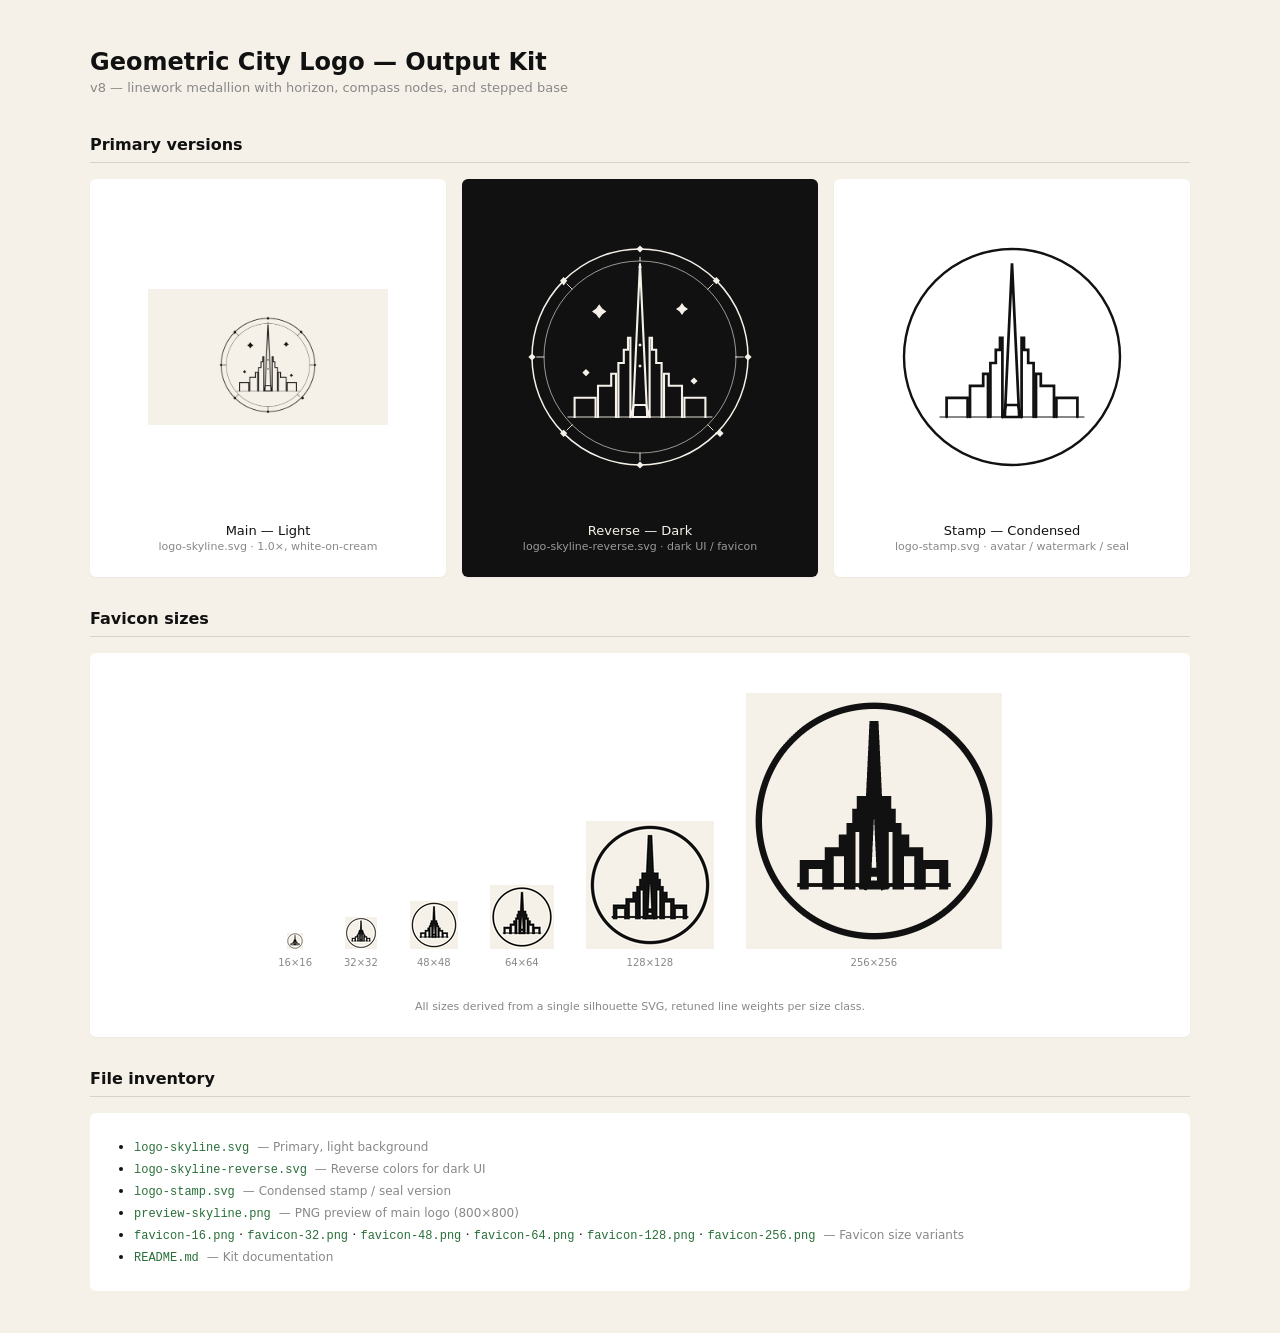
<file: linework-logo/showcase.html>
<!DOCTYPE html>
<html lang="en">
<head>
<meta charset="UTF-8">
<title>Geometric City Logo — Output Kit</title>
<style>
  :root {
    --bg: #f5f1e8;
    --ink: #111;
    --muted: #888;
    --card: #ffffff;
  }
  body {
    margin: 0;
    padding: 48px 32px;
    background: var(--bg);
    color: var(--ink);
    font-family: ui-sans-serif, system-ui, -apple-system, "Segoe UI", sans-serif;
  }
  .wrap { max-width: 1100px; margin: 0 auto; }
  h1 { font-size: 24px; font-weight: 600; margin: 0 0 4px; }
  .sub { color: var(--muted); font-size: 13px; margin-bottom: 40px; }
  h2 { font-size: 16px; font-weight: 600; margin: 32px 0 16px; padding-bottom: 8px; border-bottom: 1px solid #d8d2c4; }
  .grid {
    display: grid;
    grid-template-columns: repeat(auto-fit, minmax(220px, 1fr));
    gap: 16px;
  }
  .card {
    background: var(--card);
    border-radius: 6px;
    padding: 24px;
    display: flex;
    flex-direction: column;
    align-items: center;
    box-shadow: 0 1px 2px rgba(0,0,0,.04);
  }
  .card.dark { background: var(--ink); }
  .card .thumb { width: 100%; aspect-ratio: 1/1; display: flex; align-items: center; justify-content: center; }
  .card .thumb svg, .card .thumb img { max-width: 100%; max-height: 100%; }
  .card .name { margin-top: 12px; font-size: 13px; font-weight: 500; }
  .card .meta { font-size: 11px; color: var(--muted); margin-top: 2px; }
  .card.dark .name, .card.dark .meta { color: #f5f1e8; }
  .card.dark .meta { color: #999; }

  /* Icon size row */
  .sizes { display: flex; align-items: flex-end; gap: 32px; flex-wrap: wrap; padding: 16px 0; }
  .size-item { display: flex; flex-direction: column; align-items: center; }
  .size-item .label { font-size: 10px; color: var(--muted); margin-top: 8px; }

  /* File list */
  .files { background: var(--card); border-radius: 6px; padding: 20px 24px; }
  .files code { font-family: ui-monospace, "SF Mono", Menlo, monospace; font-size: 12px; color: #2a6f3a; }
  .files li { margin: 6px 0; font-size: 13px; }
  .files .desc { color: var(--muted); font-size: 12px; margin-left: 8px; }
</style>
</head>
<body>
<div class="wrap">
  <h1>Geometric City Logo — Output Kit</h1>
  <div class="sub">v8 — linework medallion with horizon, compass nodes, and stepped base</div>

  <h2>Primary versions</h2>
  <div class="grid">
    <div class="card">
      <div class="thumb">
        <img src="preview-skyline.png" alt="Main logo" width="240"/>
      </div>
      <div class="name">Main — Light</div>
      <div class="meta">logo-skyline.svg · 1.0×, white-on-cream</div>
    </div>

    <div class="card dark">
      <div class="thumb">
        <img src="logo-skyline-reverse.svg" alt="Reverse logo" width="240"/>
      </div>
      <div class="name">Reverse — Dark</div>
      <div class="meta">logo-skyline-reverse.svg · dark UI / favicon</div>
    </div>

    <div class="card">
      <div class="thumb">
        <img src="logo-stamp.svg" alt="Stamp logo" width="240"/>
      </div>
      <div class="name">Stamp — Condensed</div>
      <div class="meta">logo-stamp.svg · avatar / watermark / seal</div>
    </div>
  </div>

  <h2>Favicon sizes</h2>
  <div class="card">
    <div class="sizes">
      <div class="size-item"><img src="favicon-16.png" width="16" height="16" alt=""/><div class="label">16×16</div></div>
      <div class="size-item"><img src="favicon-32.png" width="32" height="32" alt=""/><div class="label">32×32</div></div>
      <div class="size-item"><img src="favicon-48.png" width="48" height="48" alt=""/><div class="label">48×48</div></div>
      <div class="size-item"><img src="favicon-64.png" width="64" height="64" alt=""/><div class="label">64×64</div></div>
      <div class="size-item"><img src="favicon-128.png" width="128" height="128" alt=""/><div class="label">128×128</div></div>
      <div class="size-item"><img src="favicon-256.png" width="256" height="256" alt=""/><div class="label">256×256</div></div>
    </div>
    <div class="meta" style="text-align:center; margin-top: 16px;">All sizes derived from a single silhouette SVG, retuned line weights per size class.</div>
  </div>

  <h2>File inventory</h2>
  <div class="files">
    <ul style="padding-left: 20px; margin: 0;">
      <li><code>logo-skyline.svg</code><span class="desc">— Primary, light background</span></li>
      <li><code>logo-skyline-reverse.svg</code><span class="desc">— Reverse colors for dark UI</span></li>
      <li><code>logo-stamp.svg</code><span class="desc">— Condensed stamp / seal version</span></li>
      <li><code>preview-skyline.png</code><span class="desc">— PNG preview of main logo (800×800)</span></li>
      <li><code>favicon-16.png</code> · <code>favicon-32.png</code> · <code>favicon-48.png</code> · <code>favicon-64.png</code> · <code>favicon-128.png</code> · <code>favicon-256.png</code><span class="desc">— Favicon size variants</span></li>
      <li><code>README.md</code><span class="desc">— Kit documentation</span></li>
    </ul>
  </div>
</div>
</body>
</html>
</file>
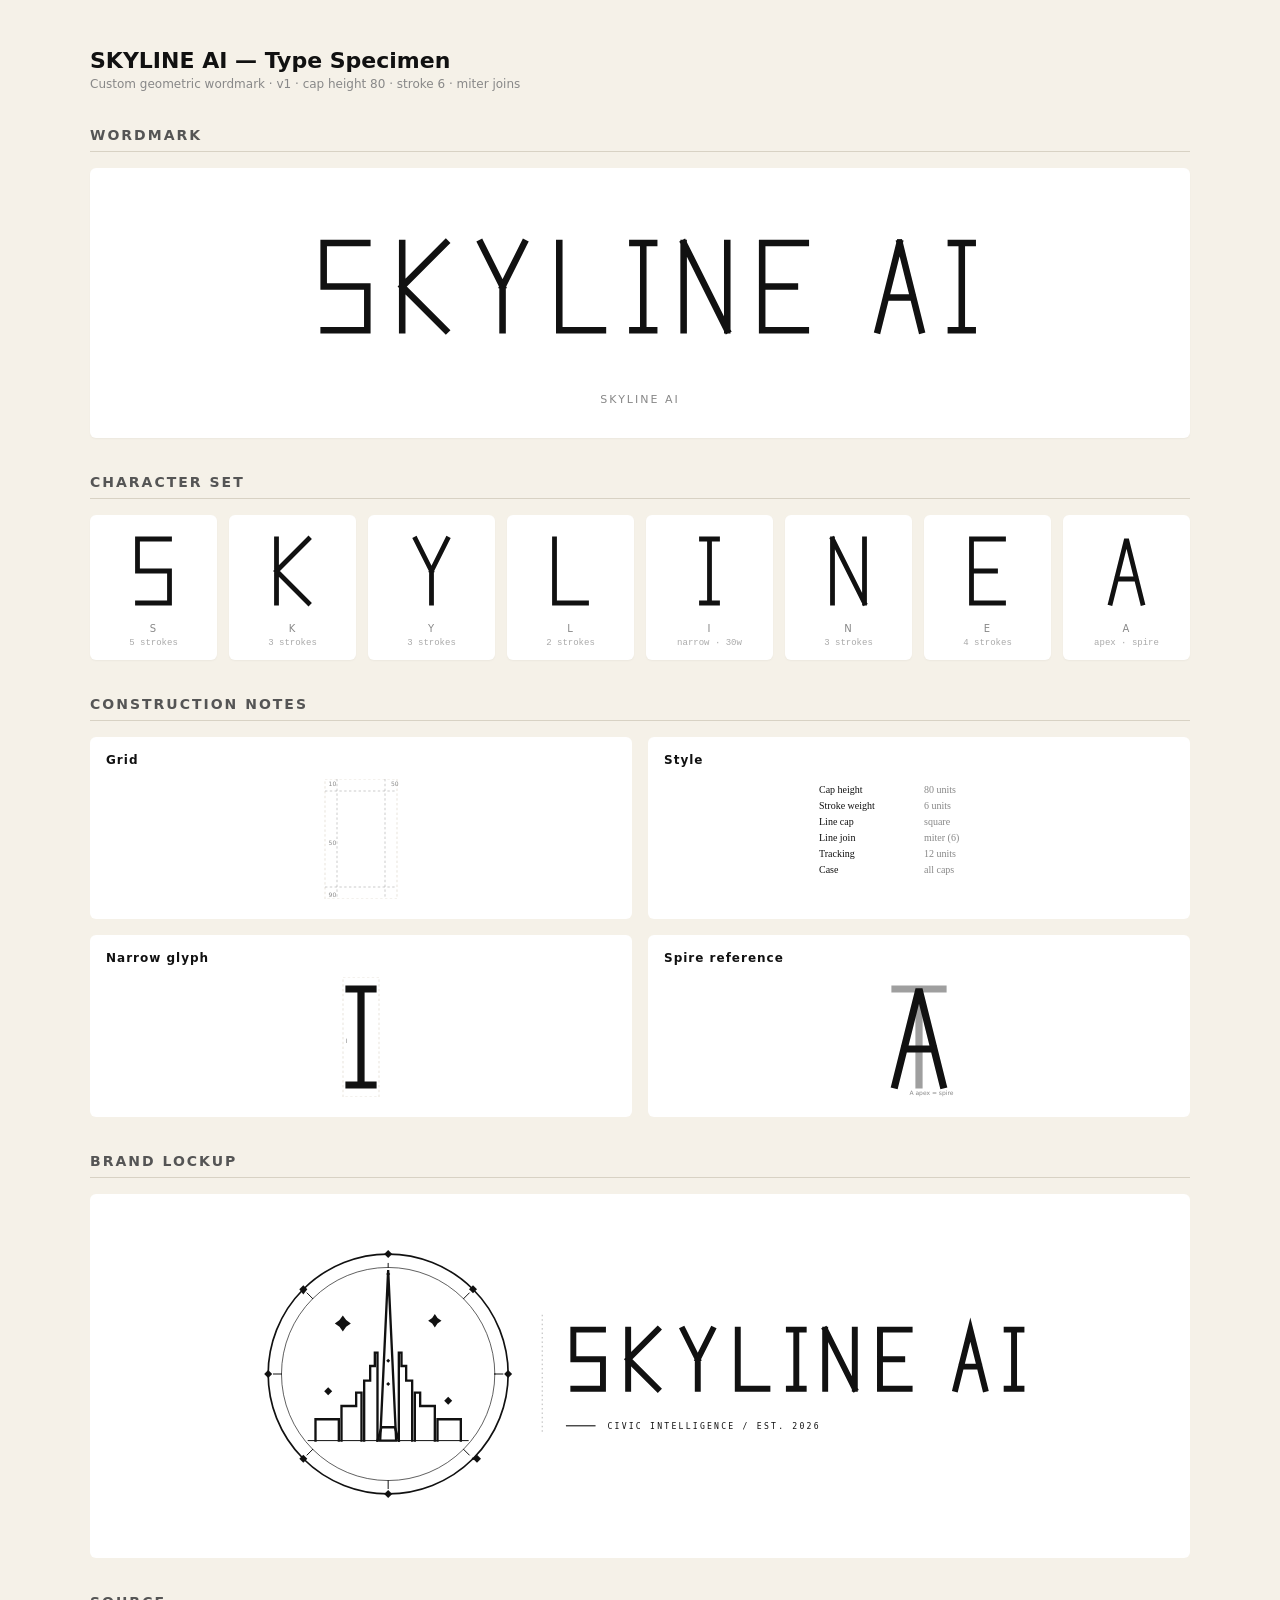
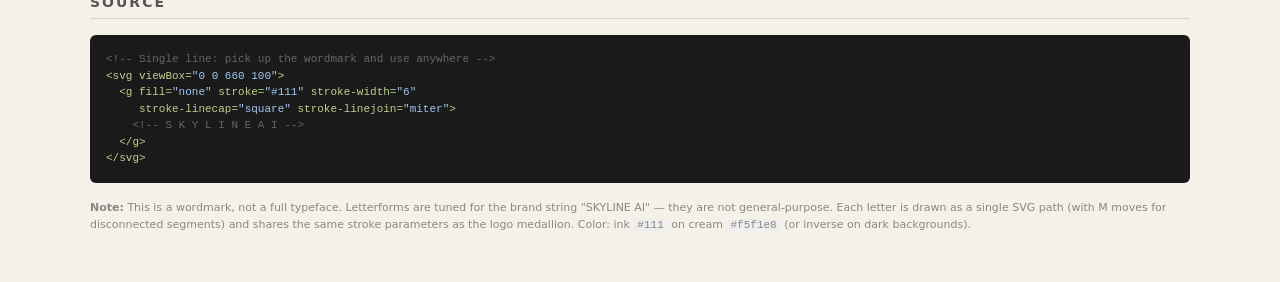
<file: linework-logo/type-specimen.html>
<!DOCTYPE html>
<html lang="en">
<head>
<meta charset="UTF-8">
<title>SKYLINE AI — Type Specimen</title>
<style>
  :root { --bg: #f5f1e8; --ink: #111; --muted: #888; --card: #fff; --rule: #d8d2c4; }
  body {
    margin: 0;
    padding: 48px 32px;
    background: var(--bg);
    color: var(--ink);
    font-family: ui-sans-serif, system-ui, -apple-system, "Segoe UI", sans-serif;
  }
  .wrap { max-width: 1100px; margin: 0 auto; }
  h1 { font-size: 22px; font-weight: 600; margin: 0 0 4px; }
  h2 { font-size: 14px; font-weight: 600; margin: 36px 0 16px; padding-bottom: 8px; border-bottom: 1px solid var(--rule); text-transform: uppercase; letter-spacing: 2px; color: #555; }
  .sub { color: var(--muted); font-size: 12px; margin-bottom: 32px; }
  .card { background: var(--card); border-radius: 6px; padding: 32px; box-shadow: 0 1px 2px rgba(0,0,0,.04); }
  .meta { font-size: 11px; color: var(--muted); margin-top: 16px; line-height: 1.6; }

  /* Wordmark display */
  .wordmark-big { text-align: center; padding: 32px 0; }
  .wordmark-big svg { max-width: 720px; width: 100%; height: auto; }
  .wordmark-tag { font-size: 11px; color: var(--muted); text-align: center; margin-top: 16px; letter-spacing: 2px; }

  /* Character grid */
  .grid { display: grid; grid-template-columns: repeat(8, 1fr); gap: 12px; }
  .glyph { background: var(--card); border-radius: 6px; padding: 16px 8px 12px; text-align: center; box-shadow: 0 1px 2px rgba(0,0,0,.04); }
  .glyph svg { width: 100%; height: 80px; }
  .glyph .name { font-size: 10px; color: var(--muted); margin-top: 8px; letter-spacing: 1px; }
  .glyph .path-hint { font-size: 9px; color: #aaa; margin-top: 4px; font-family: ui-monospace, monospace; }

  /* Construction grid */
  .construction { display: grid; grid-template-columns: repeat(2, 1fr); gap: 16px; }
  .construct { background: var(--card); border-radius: 6px; padding: 16px; }
  .construct h3 { font-size: 12px; font-weight: 600; margin: 0 0 12px; letter-spacing: 1px; }
  .construct svg { width: 100%; height: 120px; }

  /* Brand lockup */
  .lockup { background: var(--card); border-radius: 6px; padding: 32px; text-align: center; }
  .lockup svg { max-width: 100%; height: auto; }

  /* Code block */
  pre { background: #1a1a1a; color: #c0d090; padding: 16px; border-radius: 6px; font-size: 11px; font-family: ui-monospace, "SF Mono", Menlo, monospace; overflow-x: auto; line-height: 1.5; }
  pre .cm { color: #666; }
  pre .k  { color: #f5a0a0; }
  pre .v  { color: #a0c8f5; }
</style>
</head>
<body>
<div class="wrap">
  <h1>SKYLINE AI — Type Specimen</h1>
  <div class="sub">Custom geometric wordmark · v1 · cap height 80 · stroke 6 · miter joins</div>

  <h2>Wordmark</h2>
  <div class="card">
    <div class="wordmark-big">
      <svg viewBox="0 0 660 100" xmlns="http://www.w3.org/2000/svg">
        <g fill="none" stroke="#111" stroke-width="6" stroke-linecap="square" stroke-linejoin="miter" stroke-miterlimit="6">
          <path d="M 80 10 L 40 10 L 40 50 L 80 50 L 80 90 L 40 90"/>
          <path d="M 112 10 L 112 90 M 112 50 L 152 10 M 112 50 L 152 90"/>
          <path d="M 184 10 L 204 50 M 224 10 L 204 50 M 204 50 L 204 90"/>
          <path d="M 256 10 L 256 90 L 296 90"/>
          <path d="M 333 10 L 333 90 M 323 10 L 343 10 M 323 90 L 343 90"/>
          <path d="M 370 10 L 370 90 M 370 10 L 410 90 M 410 10 L 410 90"/>
          <path d="M 442 10 L 442 90 M 442 10 L 482 10 M 442 50 L 472 50 M 442 90 L 482 90"/>
          <path d="M 568 10 L 588 90 M 548 90 L 568 10 M 556 60 L 580 60"/>
          <path d="M 625 10 L 625 90 M 615 10 L 635 10 M 615 90 L 635 90"/>
        </g>
      </svg>
    </div>
    <div class="wordmark-tag">SKYLINE AI</div>
  </div>

  <h2>Character set</h2>
  <div class="grid">
    <div class="glyph">
      <svg viewBox="0 0 60 100" xmlns="http://www.w3.org/2000/svg"><path d="M 50 10 L 10 10 L 10 50 L 50 50 L 50 90 L 10 90" fill="none" stroke="#111" stroke-width="6" stroke-linejoin="miter" stroke-linecap="square"/></svg>
      <div class="name">S</div>
      <div class="path-hint">5 strokes</div>
    </div>
    <div class="glyph">
      <svg viewBox="0 0 60 100" xmlns="http://www.w3.org/2000/svg"><path d="M 10 10 L 10 90 M 10 50 L 50 10 M 10 50 L 50 90" fill="none" stroke="#111" stroke-width="6" stroke-linejoin="miter" stroke-linecap="square"/></svg>
      <div class="name">K</div>
      <div class="path-hint">3 strokes</div>
    </div>
    <div class="glyph">
      <svg viewBox="0 0 60 100" xmlns="http://www.w3.org/2000/svg"><path d="M 10 10 L 30 50 M 50 10 L 30 50 M 30 50 L 30 90" fill="none" stroke="#111" stroke-width="6" stroke-linejoin="miter" stroke-linecap="square"/></svg>
      <div class="name">Y</div>
      <div class="path-hint">3 strokes</div>
    </div>
    <div class="glyph">
      <svg viewBox="0 0 60 100" xmlns="http://www.w3.org/2000/svg"><path d="M 10 10 L 10 90 L 50 90" fill="none" stroke="#111" stroke-width="6" stroke-linejoin="miter" stroke-linecap="square"/></svg>
      <div class="name">L</div>
      <div class="path-hint">2 strokes</div>
    </div>
    <div class="glyph">
      <svg viewBox="0 0 30 100" xmlns="http://www.w3.org/2000/svg"><path d="M 15 10 L 15 90 M 5 10 L 25 10 M 5 90 L 25 90" fill="none" stroke="#111" stroke-width="6" stroke-linejoin="miter" stroke-linecap="square"/></svg>
      <div class="name">I</div>
      <div class="path-hint">narrow · 30w</div>
    </div>
    <div class="glyph">
      <svg viewBox="0 0 60 100" xmlns="http://www.w3.org/2000/svg"><path d="M 10 10 L 10 90 M 10 10 L 50 90 M 50 10 L 50 90" fill="none" stroke="#111" stroke-width="6" stroke-linejoin="miter" stroke-linecap="square"/></svg>
      <div class="name">N</div>
      <div class="path-hint">3 strokes</div>
    </div>
    <div class="glyph">
      <svg viewBox="0 0 60 100" xmlns="http://www.w3.org/2000/svg"><path d="M 10 10 L 10 90 M 10 10 L 50 10 M 10 50 L 40 50 M 10 90 L 50 90" fill="none" stroke="#111" stroke-width="6" stroke-linejoin="miter" stroke-linecap="square"/></svg>
      <div class="name">E</div>
      <div class="path-hint">4 strokes</div>
    </div>
    <div class="glyph">
      <svg viewBox="0 0 60 100" xmlns="http://www.w3.org/2000/svg"><path d="M 10 90 L 30 10 L 50 90 M 18 60 L 42 60" fill="none" stroke="#111" stroke-width="6" stroke-linejoin="miter" stroke-linecap="square"/></svg>
      <div class="name">A</div>
      <div class="path-hint">apex · spire</div>
    </div>
  </div>

  <h2>Construction notes</h2>
  <div class="construction">
    <div class="construct">
      <h3>Grid</h3>
      <svg viewBox="0 0 60 100" xmlns="http://www.w3.org/2000/svg">
        <rect x="0" y="0" width="60" height="100" fill="none" stroke="#d8d2c4" stroke-width="0.5" stroke-dasharray="2 2"/>
        <line x1="10" y1="0" x2="10" y2="100" stroke="#aaa" stroke-width="0.5" stroke-dasharray="2 2"/>
        <line x1="50" y1="0" x2="50" y2="100" stroke="#aaa" stroke-width="0.5" stroke-dasharray="2 2"/>
        <line x1="0" y1="10" x2="60" y2="10" stroke="#aaa" stroke-width="0.5" stroke-dasharray="2 2"/>
        <line x1="0" y1="90" x2="60" y2="90" stroke="#aaa" stroke-width="0.5" stroke-dasharray="2 2"/>
        <text x="3" y="6" font-size="5" fill="#888">10</text>
        <text x="3" y="98" font-size="5" fill="#888">90</text>
        <text x="55" y="6" font-size="5" fill="#888">50</text>
        <text x="3" y="55" font-size="5" fill="#888">50</text>
      </svg>
    </div>
    <div class="construct">
      <h3>Style</h3>
      <svg viewBox="0 0 200 120" xmlns="http://www.w3.org/2000/svg">
        <text x="0" y="14" font-size="10" fill="#111" font-family="ui-sans-serif">Cap height</text>
        <text x="0" y="30" font-size="10" fill="#111" font-family="ui-sans-serif">Stroke weight</text>
        <text x="0" y="46" font-size="10" fill="#111" font-family="ui-sans-serif">Line cap</text>
        <text x="0" y="62" font-size="10" fill="#111" font-family="ui-sans-serif">Line join</text>
        <text x="0" y="78" font-size="10" fill="#111" font-family="ui-sans-serif">Tracking</text>
        <text x="0" y="94" font-size="10" fill="#111" font-family="ui-sans-serif">Case</text>
        <text x="105" y="14" font-size="10" fill="#888" font-family="ui-monospace">80 units</text>
        <text x="105" y="30" font-size="10" fill="#888" font-family="ui-monospace">6 units</text>
        <text x="105" y="46" font-size="10" fill="#888" font-family="ui-monospace">square</text>
        <text x="105" y="62" font-size="10" fill="#888" font-family="ui-monospace">miter (6)</text>
        <text x="105" y="78" font-size="10" fill="#888" font-family="ui-monospace">12 units</text>
        <text x="105" y="94" font-size="10" fill="#888" font-family="ui-monospace">all caps</text>
      </svg>
    </div>
    <div class="construct">
      <h3>Narrow glyph</h3>
      <svg viewBox="0 0 30 100" xmlns="http://www.w3.org/2000/svg">
        <rect x="0" y="0" width="30" height="100" fill="none" stroke="#d8d2c4" stroke-width="0.5" stroke-dasharray="2 2"/>
        <path d="M 15 10 L 15 90 M 5 10 L 25 10 M 5 90 L 25 90" fill="none" stroke="#111" stroke-width="6" stroke-linejoin="miter" stroke-linecap="square"/>
        <text x="2" y="55" font-size="5" fill="#888">I</text>
      </svg>
    </div>
    <div class="construct">
      <h3>Spire reference</h3>
      <svg viewBox="0 0 60 100" xmlns="http://www.w3.org/2000/svg">
        <path d="M 30 10 L 30 90 M 10 10 L 30 10 L 50 10" fill="none" stroke="#111" stroke-width="6" stroke-linejoin="miter" stroke-linecap="square" opacity="0.4"/>
        <path d="M 10 90 L 30 10 L 50 90 M 18 60 L 42 60" fill="none" stroke="#111" stroke-width="6" stroke-linejoin="miter" stroke-linecap="square"/>
        <text x="22" y="98" font-size="5" fill="#888">A apex = spire</text>
      </svg>
    </div>
  </div>

  <h2>Brand lockup</h2>
  <div class="lockup">
    <img src="brand-lockup.svg" alt="SKYLINE AI brand lockup" style="width: 100%; max-width: 800px;"/>
  </div>

  <h2>Source</h2>
  <pre><span class="cm">&lt;!-- Single line: pick up the wordmark and use anywhere --&gt;</span>
&lt;svg viewBox=<span class="v">"0 0 660 100"</span>&gt;
  &lt;g fill=<span class="v">"none"</span> stroke=<span class="v">"#111"</span> stroke-width=<span class="v">"6"</span>
     stroke-linecap=<span class="v">"square"</span> stroke-linejoin=<span class="v">"miter"</span>&gt;
    <span class="cm">&lt;!-- S K Y L I N E A I --&gt;</span>
  &lt;/g&gt;
&lt;/svg&gt;</pre>

  <div class="meta">
    <strong>Note:</strong> This is a wordmark, not a full typeface. Letterforms are tuned for the brand string "SKYLINE AI" — they are not general-purpose. Each letter is drawn as a single SVG path (with M moves for disconnected segments) and shares the same stroke parameters as the logo medallion. Color: ink <code style="background:#eee;padding:0 4px;border-radius:3px;">#111</code> on cream <code style="background:#eee;padding:0 4px;border-radius:3px;">#f5f1e8</code> (or inverse on dark backgrounds).
  </div>
</div>
</body>
</html>
</file>
